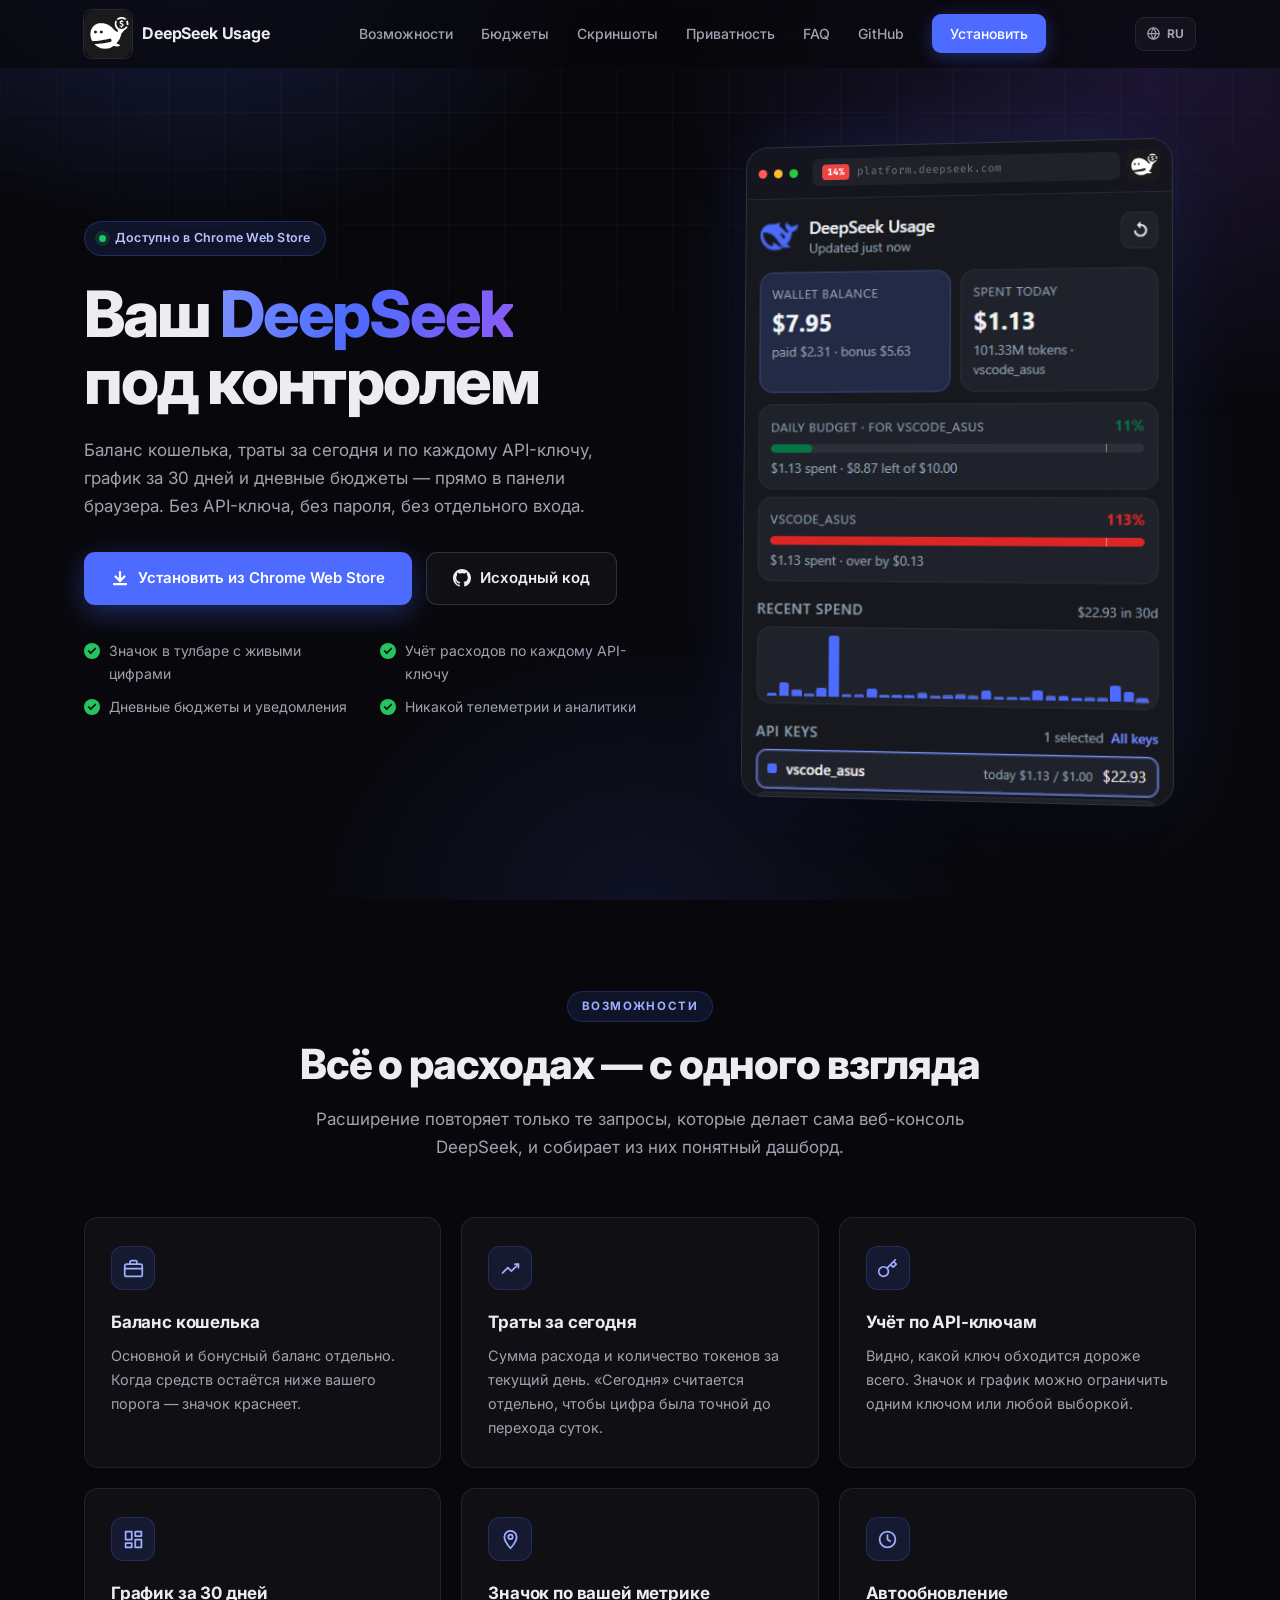
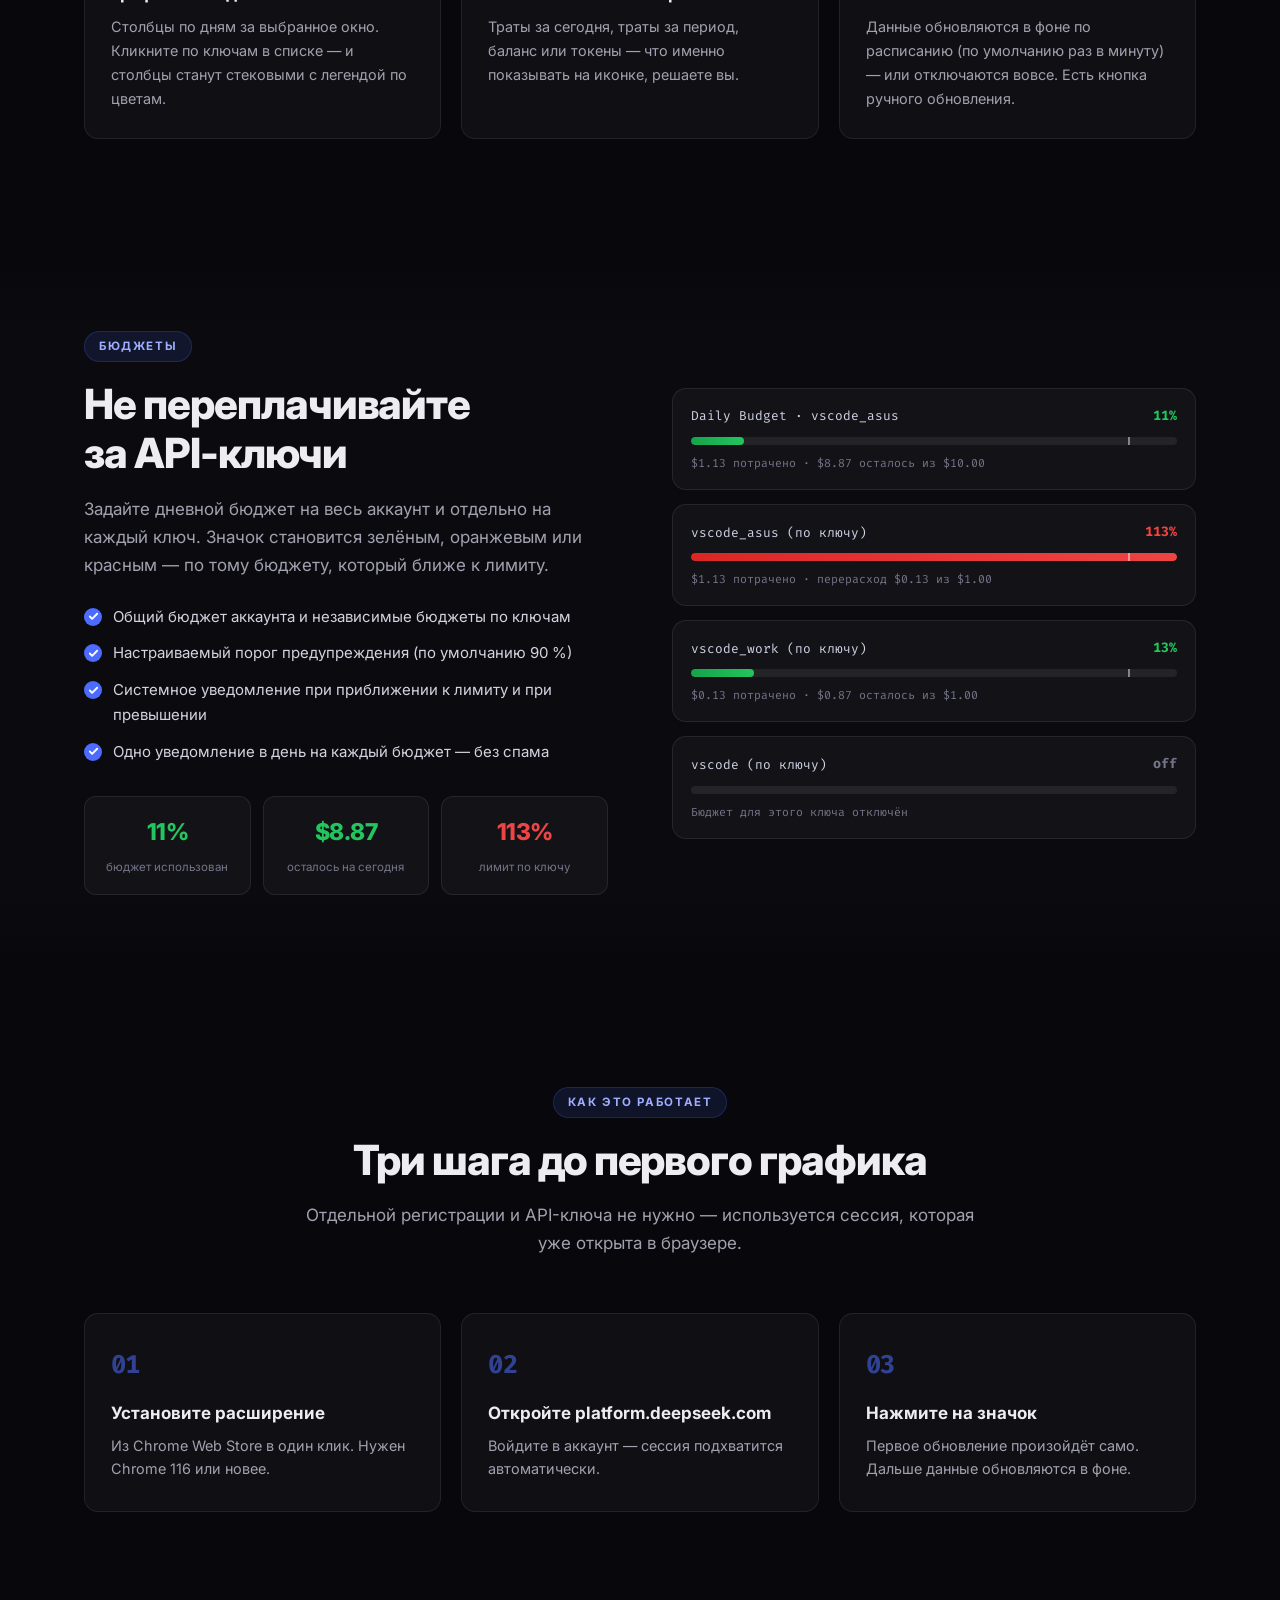
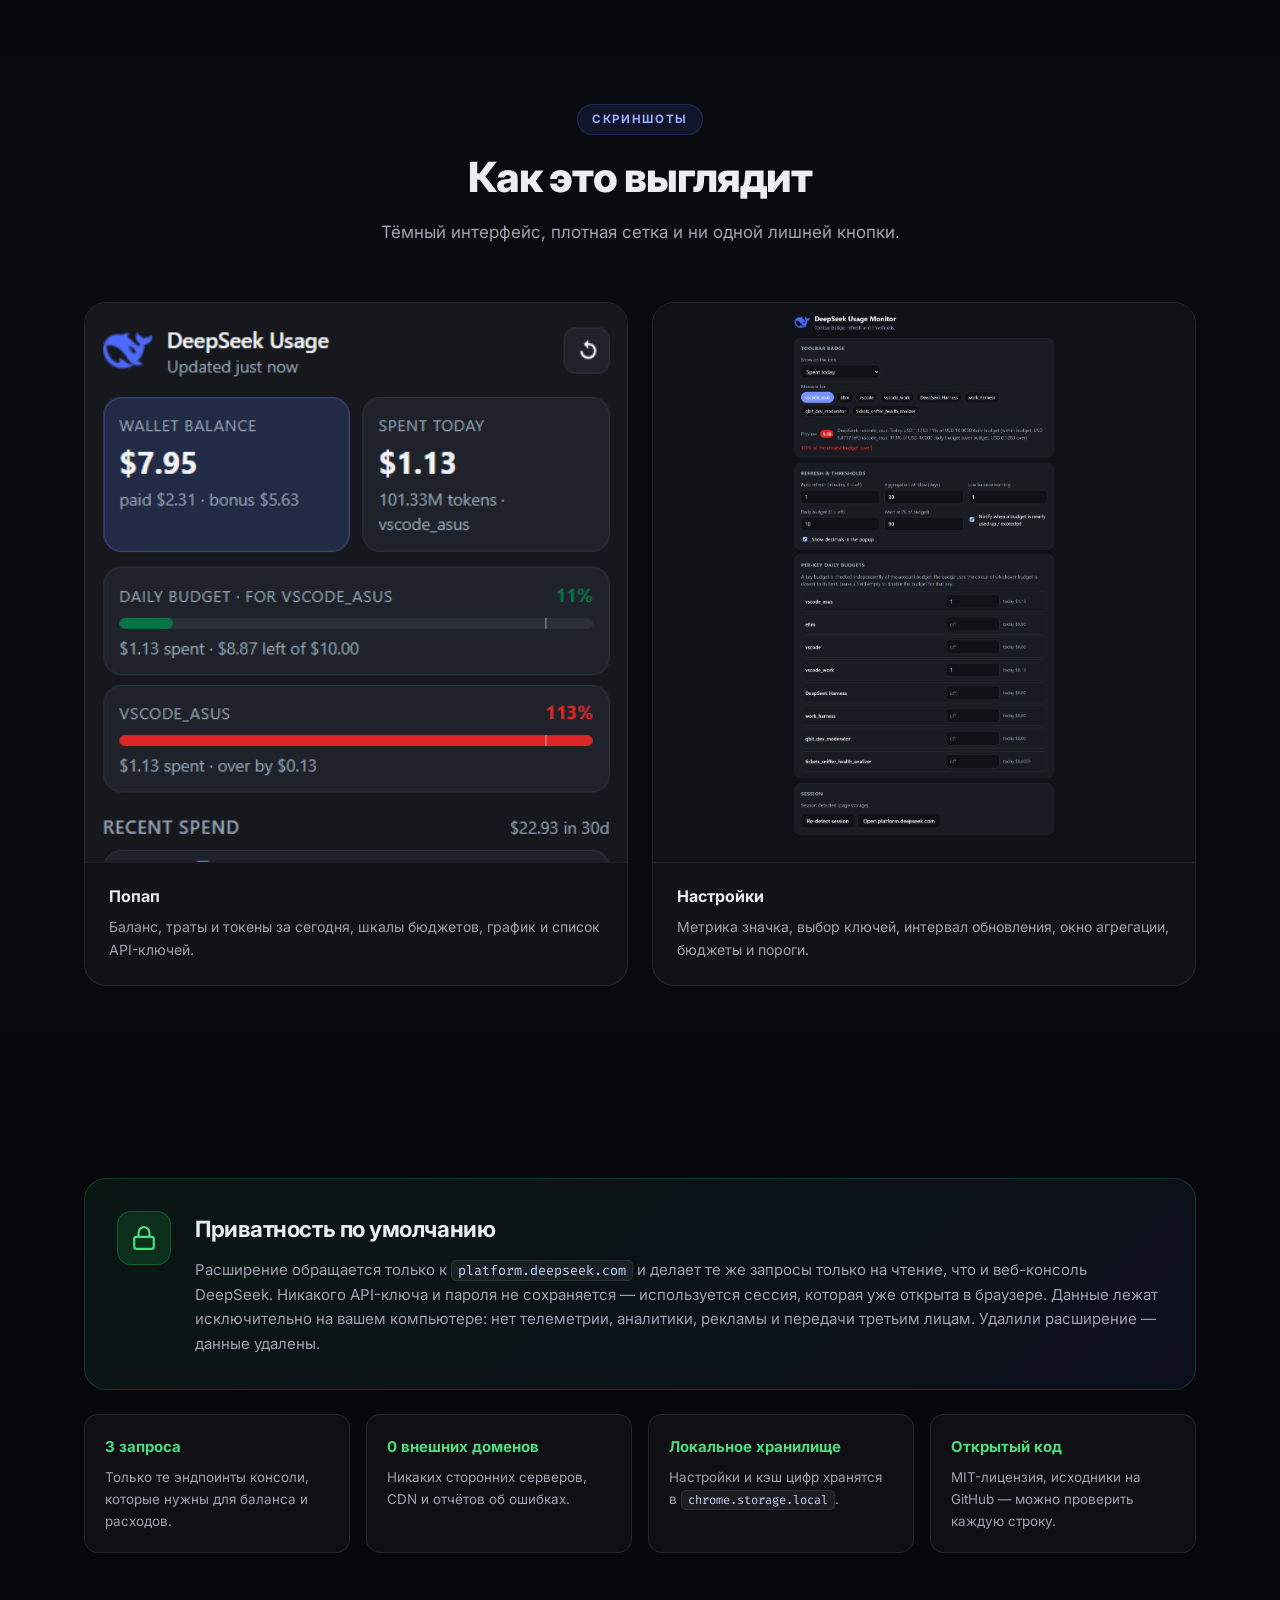
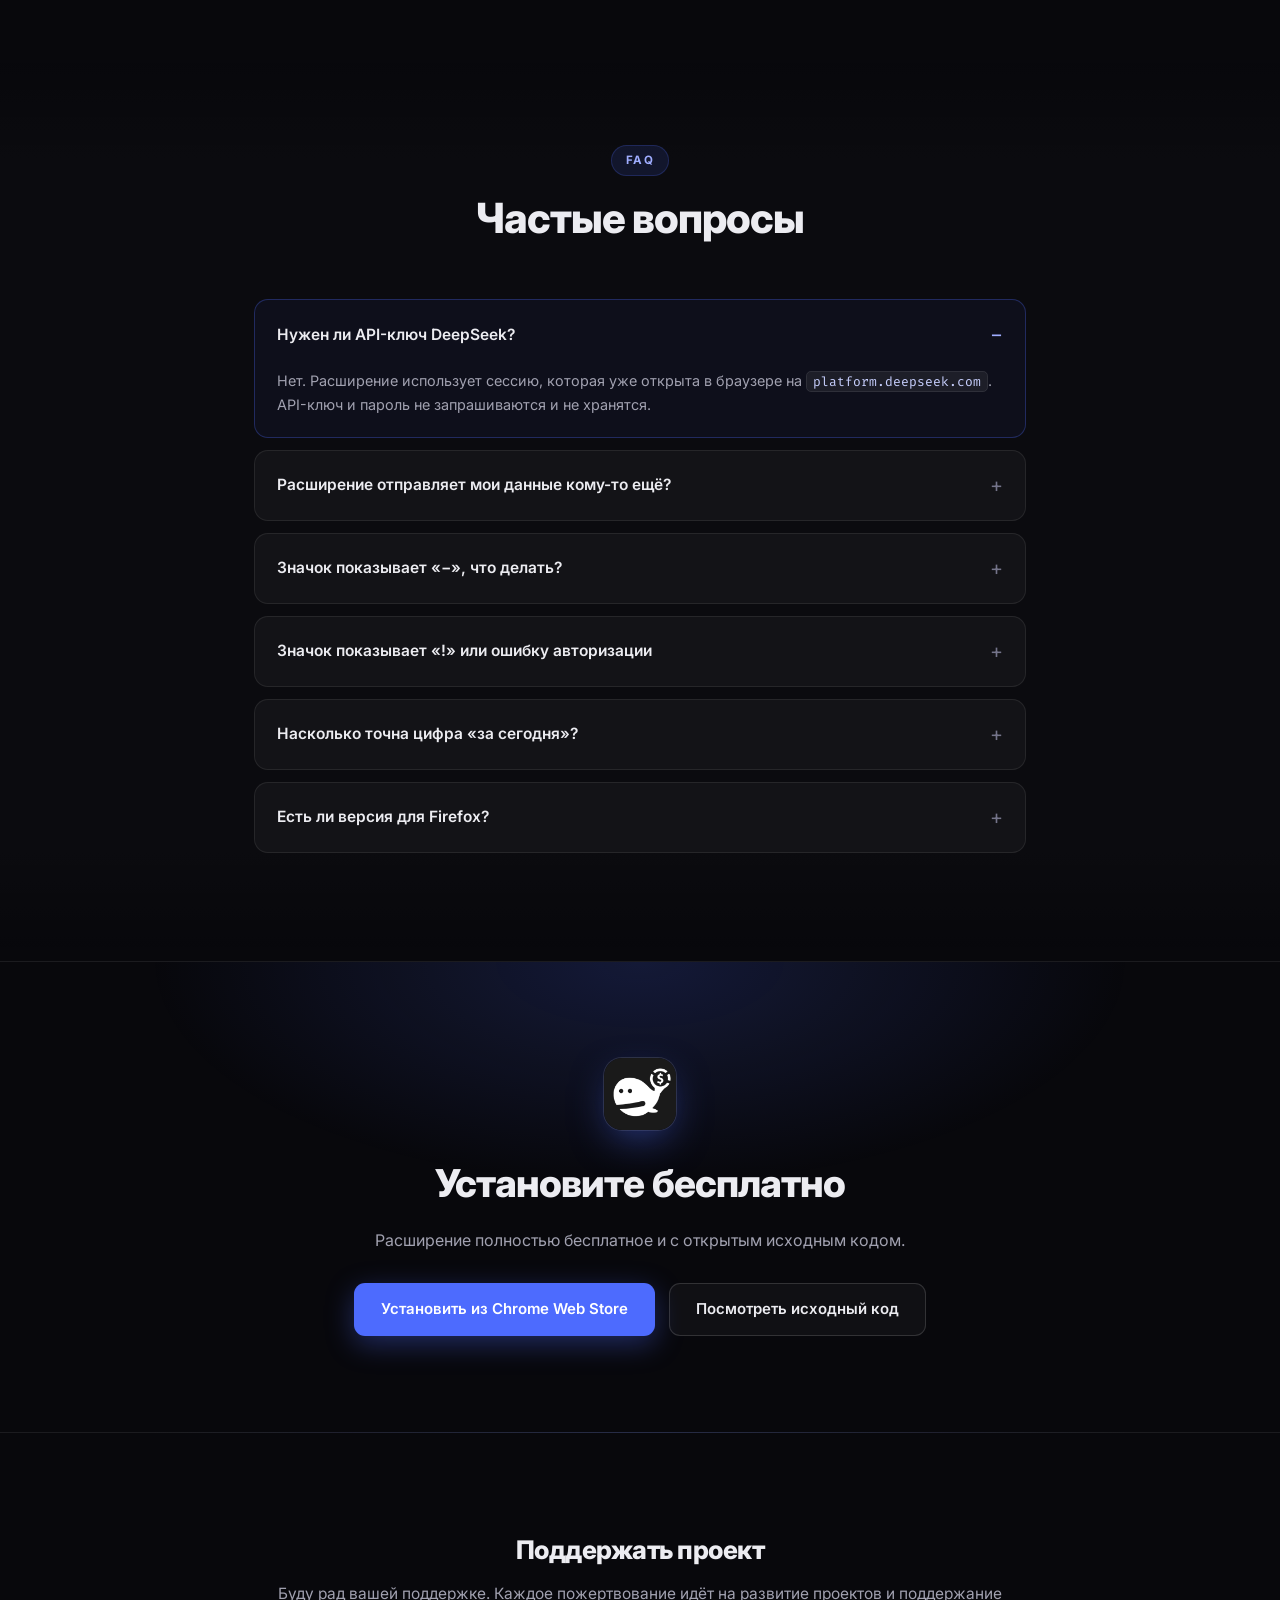
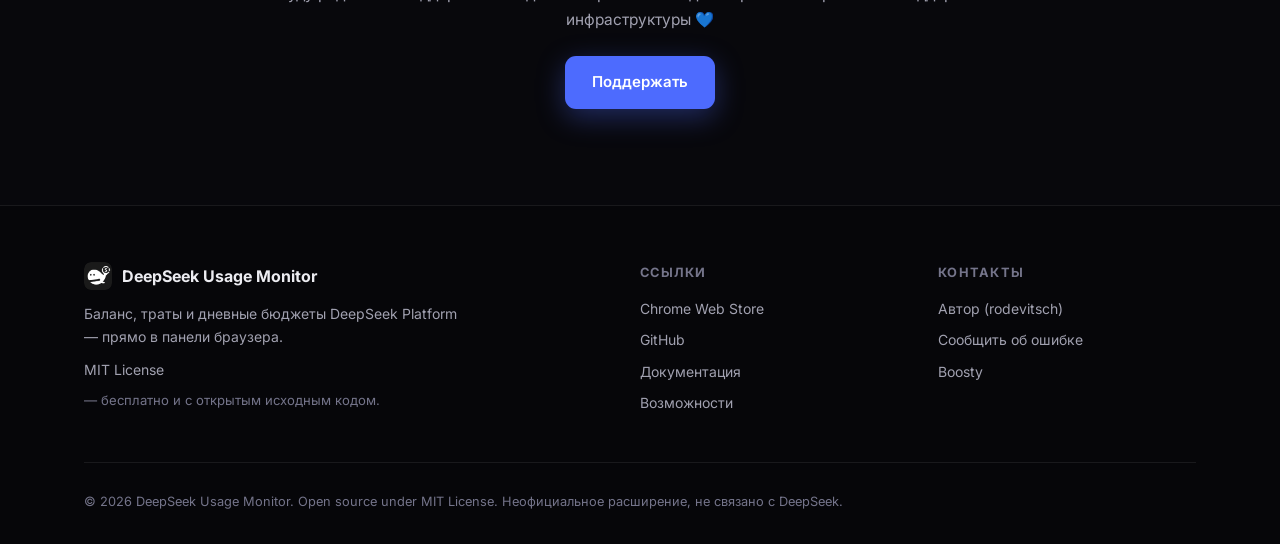
<file: index.html>
<!DOCTYPE html>
<html lang="ru">
<head>
  <meta charset="UTF-8">
  <meta name="viewport" content="width=device-width, initial-scale=1.0">
  <title>DeepSeek Usage Monitor — баланс, траты и бюджеты DeepSeek в панели Chrome</title>

  <link rel="icon" type="image/png" sizes="128x128" href="assets/images/icon128.png">
  <link rel="icon" type="image/png" sizes="48x48" href="assets/images/icon48.png">
  <link rel="icon" type="image/png" sizes="16x16" href="assets/images/icon16.png">

  <meta name="description" data-i18n-content="meta.description" content="Расширение Chrome для DeepSeek Platform: баланс кошелька, траты за сегодня и по каждому API-ключу, график за 30 дней и дневные бюджеты — прямо в панели браузера. Без API-ключа и пароля.">
  <meta name="keywords" content="DeepSeek, DeepSeek Platform, usage monitor, баланс DeepSeek, траты API, бюджеты API-ключей, расширение Chrome, developer tools">
  <meta name="author" content="Dmitry Rodevich">
  <link rel="canonical" href="https://deepseek-usage-monitor.rodevich.com/">

  <meta property="og:type" content="website">
  <meta property="og:title" data-i18n-content="meta.ogTitle" content="DeepSeek Usage Monitor — расширение для Chrome">
  <meta property="og:description" data-i18n-content="meta.ogDesc" content="Баланс, траты за сегодня и по API-ключам, график за 30 дней и дневные бюджеты DeepSeek — прямо в панели браузера.">
  <meta property="og:image" content="assets/images/popup.png">
  <meta property="og:url" content="https://deepseek-usage-monitor.rodevich.com/">
  <meta property="og:locale" content="ru_RU">
  <meta name="twitter:card" content="summary_large_image">
  <meta name="twitter:title" data-i18n-content="meta.ogTitle" content="DeepSeek Usage Monitor — расширение для Chrome">
  <meta name="twitter:description" data-i18n-content="meta.ogDesc" content="Баланс, траты за сегодня и по API-ключам, график за 30 дней и дневные бюджеты DeepSeek — прямо в панели браузера.">
  <meta name="twitter:image" content="assets/images/popup.png">

  <meta name="theme-color" content="#0a0a0f">

  <link rel="alternate" hreflang="ru" href="https://deepseek-usage-monitor.rodevich.com/">
  <link rel="alternate" hreflang="en" href="https://deepseek-usage-monitor.rodevich.com/en/">
  <link rel="alternate" hreflang="de" href="https://deepseek-usage-monitor.rodevich.com/de/">
  <link rel="alternate" hreflang="es" href="https://deepseek-usage-monitor.rodevich.com/es/">
  <link rel="alternate" hreflang="fr" href="https://deepseek-usage-monitor.rodevich.com/fr/">
  <link rel="alternate" hreflang="hi" href="https://deepseek-usage-monitor.rodevich.com/hi/">
  <link rel="alternate" hreflang="id" href="https://deepseek-usage-monitor.rodevich.com/id/">
  <link rel="alternate" hreflang="ja" href="https://deepseek-usage-monitor.rodevich.com/ja/">
  <link rel="alternate" hreflang="pt-BR" href="https://deepseek-usage-monitor.rodevich.com/pt_BR/">
  <link rel="alternate" hreflang="zh-CN" href="https://deepseek-usage-monitor.rodevich.com/zh_CN/">
  <link rel="alternate" hreflang="x-default" href="https://deepseek-usage-monitor.rodevich.com/">

  <link rel="preconnect" href="https://fonts.googleapis.com">
  <link rel="preconnect" href="https://fonts.gstatic.com" crossorigin>
  <link href="https://fonts.googleapis.com/css2?family=Inter:wght@400;500;600;700;800&family=Fira+Code:wght@400;500&display=swap" rel="stylesheet">
  <link rel="stylesheet" href="styles.css">

  <script type="application/ld+json">
  {
    "@context": "https://schema.org",
    "@type": "SoftwareApplication",
    "name": "DeepSeek Usage Monitor",
    "applicationCategory": "DeveloperApplication",
    "operatingSystem": "Chrome 116+",
    "url": "https://deepseek-usage-monitor.rodevich.com/",
    "downloadUrl": "https://chromewebstore.google.com/detail/deepseek-usage-monitor/bgnofdddgahndpccpfnlddggfmcjbcco",
    "offers": { "@type": "Offer", "price": "0", "priceCurrency": "USD" },
    "author": { "@type": "Person", "name": "Dmitry Rodevich", "url": "https://rodevich.com" },
    "description": "Баланс кошелька, траты за сегодня и по API-ключам, график за 30 дней и дневные бюджеты DeepSeek Platform прямо в панели браузера."
  }
  </script>
</head>
<body>

  <!-- ===== Background ===== -->
  <div class="bg-glow" aria-hidden="true"></div>
  <div class="bg-grid" aria-hidden="true"></div>

  <!-- ===== Nav ===== -->
  <nav id="navbar">
    <div class="container">
      <a href="#" class="nav-brand">
        <img src="assets/images/icon48.png" alt="DeepSeek Usage Monitor">
        DeepSeek Usage
      </a>
      <ul class="nav-links" id="navLinks">
        <li><a href="#features" data-i18n="nav.features">Возможности</a></li>
        <li><a href="#budgets" data-i18n="nav.budgets">Бюджеты</a></li>
        <li><a href="#screenshots" data-i18n="nav.screenshots">Скриншоты</a></li>
        <li><a href="#privacy" data-i18n="nav.privacy">Приватность</a></li>
        <li><a href="#faq" data-i18n="nav.faq">FAQ</a></li>
        <li><a href="https://github.com/rodewitsch/deepseek-usage-monitor" target="_blank" rel="noopener">GitHub</a></li>
        <li>
          <a class="nav-cta" href="https://chromewebstore.google.com/detail/deepseek-usage-monitor/bgnofdddgahndpccpfnlddggfmcjbcco?authuser=0" target="_blank" rel="noopener" data-i18n="nav.install">Установить</a>
        </li>
      </ul>
      <div class="nav-side">
        <div class="lang-switch" id="langSwitch">
          <button type="button" class="lang-btn" aria-haspopup="true" aria-expanded="false" aria-label="Язык" data-i18n-aria-label="a11y.lang">
            <svg viewBox="0 0 24 24" fill="none" stroke="currentColor" stroke-width="2" stroke-linecap="round" stroke-linejoin="round" aria-hidden="true"><circle cx="12" cy="12" r="9"/><path d="M3 12h18"/><path d="M12 3a15 15 0 0 1 0 18a15 15 0 0 1 0-18"/></svg>
            <span class="lang-code">RU</span>
          </button>
          <div class="lang-menu" role="menu">
            <a href="./" hreflang="ru" class="active" aria-current="true">Русский</a>
            <a href="en/" hreflang="en">English</a>
            <a href="de/" hreflang="de">Deutsch</a>
            <a href="es/" hreflang="es">Español</a>
            <a href="fr/" hreflang="fr">Français</a>
            <a href="hi/" hreflang="hi">हिन्दी</a>
            <a href="id/" hreflang="id">Bahasa Indonesia</a>
            <a href="ja/" hreflang="ja">日本語</a>
            <a href="pt_BR/" hreflang="pt_BR">Português (Brasil)</a>
            <a href="zh_CN/" hreflang="zh_CN">简体中文</a>
          </div>
        </div>
        <button class="mobile-toggle" id="mobileToggle" aria-label="Меню" aria-expanded="false" data-i18n-aria-label="a11y.menu">
          <span></span><span></span><span></span>
        </button>
      </div>
    </div>
  </nav>

  <!-- ===== Hero ===== -->
  <section class="hero">
    <div class="container hero-grid">
      <div class="hero-text">
        <div class="hero-badge">
          <span class="dot"></span>
          <span data-i18n="hero.badge">Доступно в Chrome Web Store</span>
        </div>

        <h1 data-i18n-html="hero.title">Ваш <span class="grad">DeepSeek</span><br>под контролем</h1>

        <p class="hero-sub" data-i18n="hero.sub">Баланс кошелька, траты за сегодня и по каждому API-ключу, график за 30 дней и дневные бюджеты — прямо в панели браузера. Без API-ключа, без пароля, без отдельного входа.</p>

        <div class="hero-buttons">
          <a class="btn btn-primary" href="https://chromewebstore.google.com/detail/deepseek-usage-monitor/bgnofdddgahndpccpfnlddggfmcjbcco?authuser=0" target="_blank" rel="noopener">
            <svg width="18" height="18" viewBox="0 0 24 24" fill="none" stroke="currentColor" stroke-width="3" stroke-linecap="round" stroke-linejoin="round" aria-hidden="true"><path d="M12 4v12"/><path d="M6 10l6 6 6-6"/><path d="M4 20h16"/></svg>
            <span data-i18n="hero.install">Установить из Chrome Web Store</span>
          </a>
          <a class="btn btn-ghost" href="https://github.com/rodewitsch/deepseek-usage-monitor" target="_blank" rel="noopener">
            <svg width="18" height="18" viewBox="0 0 24 24" fill="currentColor" aria-hidden="true"><path d="M12 0C5.37 0 0 5.37 0 12c0 5.31 3.435 9.795 8.205 11.385.6.105.825-.255.825-.57 0-.285-.015-1.23-.015-2.235-3.015.555-3.795-.735-4.035-1.41-.135-.345-.72-1.41-1.23-1.695-.42-.225-1.02-.78-.015-.795.945-.015 1.62.87 1.845 1.23 1.08 1.815 2.805 1.305 3.495.99.105-.78.42-1.305.765-1.605-2.67-.3-5.46-1.335-5.46-5.925 0-1.305.465-2.385 1.23-3.225-.12-.3-.54-1.53.12-3.18 0 0 1.005-.315 3.3 1.23.96-.27 1.98-.405 3-.405s2.04.135 3 .405c2.295-1.56 3.3-1.23 3.3-1.23.66 1.65.24 2.88.12 3.18.765.84 1.23 1.905 1.23 3.225 0 4.605-2.805 5.625-5.475 5.925.435.375.81 1.095.81 2.22 0 1.605-.015 2.895-.015 3.3 0 .315.225.69.825.57A12.02 12.02 0 0 0 24 12c0-6.63-5.37-12-12-12z"/></svg>
            <span data-i18n="hero.source">Исходный код</span>
          </a>
        </div>

        <ul class="hero-points">
          <li data-i18n="hero.point1">Значок в тулбаре с живыми цифрами</li>
          <li data-i18n="hero.point2">Учёт расходов по каждому API-ключу</li>
          <li data-i18n="hero.point3">Дневные бюджеты и уведомления</li>
          <li data-i18n="hero.point4">Никакой телеметрии и аналитики</li>
        </ul>
      </div>

      <div class="hero-visual">
        <div class="browser-frame">
          <div class="browser-bar">
            <span class="traffic"></span><span class="traffic"></span><span class="traffic"></span>
            <div class="url-bar">
              <span class="badge-demo">14%</span>
              platform.deepseek.com
            </div>
            <img class="ext-icon" src="assets/images/icon32.png" alt="">
          </div>
          <div class="popup-wrap">
            <img src="assets/images/popup.png" alt="DeepSeek Usage Monitor popup" data-i18n-alt="alt.popup" width="432" height="700">
          </div>
        </div>
      </div>
    </div>
  </section>

  <!-- ===== Features ===== -->
  <section class="section" id="features">
    <div class="container">
      <div class="section-head">
        <span class="section-label" data-i18n="features.label">Возможности</span>
        <h2 class="section-title" data-i18n="features.title">Всё о расходах — с одного взгляда</h2>
        <p class="section-sub" data-i18n="features.sub">Расширение повторяет только те запросы, которые делает сама веб-консоль DeepSeek, и собирает из них понятный дашборд.</p>
      </div>

      <div class="features-grid">
        <article class="feature-card">
          <div class="feature-icon">
            <svg viewBox="0 0 24 24" fill="none" stroke="currentColor" stroke-width="2" stroke-linecap="round" stroke-linejoin="round" aria-hidden="true"><rect x="2" y="7" width="20" height="14" rx="2"/><path d="M16 7V5a2 2 0 0 0-2-2h-4a2 2 0 0 0-2 2v2"/><path d="M2 12h20"/></svg>
          </div>
          <h3 data-i18n="f1.title">Баланс кошелька</h3>
          <p data-i18n="f1.desc">Основной и бонусный баланс отдельно. Когда средств остаётся ниже вашего порога — значок краснеет.</p>
        </article>

        <article class="feature-card">
          <div class="feature-icon">
            <svg viewBox="0 0 24 24" fill="none" stroke="currentColor" stroke-width="2" stroke-linecap="round" stroke-linejoin="round" aria-hidden="true"><path d="M3 17l6-6 4 4 8-8"/><path d="M17 7h4v4"/></svg>
          </div>
          <h3 data-i18n="f2.title">Траты за сегодня</h3>
          <p data-i18n="f2.desc">Сумма расхода и количество токенов за текущий день. «Сегодня» считается отдельно, чтобы цифра была точной до перехода суток.</p>
        </article>

        <article class="feature-card">
          <div class="feature-icon">
            <svg viewBox="0 0 24 24" fill="none" stroke="currentColor" stroke-width="2" stroke-linecap="round" stroke-linejoin="round" aria-hidden="true"><path d="M21 2l-2 2m-7.61 7.61a5.5 5.5 0 1 1-7.778 7.778 5.5 5.5 0 0 1 7.777-7.777zm0 0L15.5 7.5m0 0l3 3L22 7l-3-3m-3.5 3.5L19 4"/></svg>
          </div>
          <h3 data-i18n="f3.title">Учёт по API-ключам</h3>
          <p data-i18n="f3.desc">Видно, какой ключ обходится дороже всего. Значок и график можно ограничить одним ключом или любой выборкой.</p>
        </article>

        <article class="feature-card">
          <div class="feature-icon">
            <svg viewBox="0 0 24 24" fill="none" stroke="currentColor" stroke-width="2" stroke-linecap="round" stroke-linejoin="round" aria-hidden="true"><rect x="3" y="3" width="7" height="9"/><rect x="14" y="3" width="7" height="5"/><rect x="14" y="12" width="7" height="9"/><rect x="3" y="16" width="7" height="5"/></svg>
          </div>
          <h3 data-i18n="f4.title">График за 30 дней</h3>
          <p data-i18n="f4.desc">Столбцы по дням за выбранное окно. Кликните по ключам в списке — и столбцы станут стековыми с легендой по цветам.</p>
        </article>

        <article class="feature-card">
          <div class="feature-icon">
            <svg viewBox="0 0 24 24" fill="none" stroke="currentColor" stroke-width="2" stroke-linecap="round" stroke-linejoin="round" aria-hidden="true"><path d="M12 2a7 7 0 0 0-7 7c0 5 7 13 7 13s7-8 7-13a7 7 0 0 0-7-7z"/><circle cx="12" cy="9" r="2.5"/></svg>
          </div>
          <h3 data-i18n="f5.title">Значок по вашей метрике</h3>
          <p data-i18n="f5.desc">Траты за сегодня, траты за период, баланс или токены — что именно показывать на иконке, решаете вы.</p>
        </article>

        <article class="feature-card">
          <div class="feature-icon">
            <svg viewBox="0 0 24 24" fill="none" stroke="currentColor" stroke-width="2" stroke-linecap="round" stroke-linejoin="round" aria-hidden="true"><circle cx="12" cy="12" r="9"/><path d="M12 7v5l3 2"/></svg>
          </div>
          <h3 data-i18n="f6.title">Автообновление</h3>
          <p data-i18n="f6.desc">Данные обновляются в фоне по расписанию (по умолчанию раз в минуту) — или отключаются вовсе. Есть кнопка ручного обновления.</p>
        </article>
      </div>
    </div>
  </section>

  <!-- ===== Budgets ===== -->
  <section class="section section-alt" id="budgets">
    <div class="container">
      <div class="split">
        <div class="split-text">
          <span class="section-label" data-i18n="budgets.label">Бюджеты</span>
          <h2 class="section-title" data-i18n-html="budgets.title">Не переплачивайте<br>за API-ключи</h2>
          <p class="split-sub" data-i18n="budgets.sub">Задайте дневной бюджет на весь аккаунт и отдельно на каждый ключ. Значок становится зелёным, оранжевым или красным — по тому бюджету, который ближе к лимиту.</p>

          <ul class="check-list">
            <li data-i18n="budgets.li1">Общий бюджет аккаунта и независимые бюджеты по ключам</li>
            <li data-i18n="budgets.li2">Настраиваемый порог предупреждения (по умолчанию 90 %)</li>
            <li data-i18n="budgets.li3">Системное уведомление при приближении к лимиту и при превышении</li>
            <li data-i18n="budgets.li4">Одно уведомление в день на каждый бюджет — без спама</li>
          </ul>

          <div class="stat-row">
            <div class="stat"><strong>11%</strong><span data-i18n="budgets.stat1">бюджет использован</span></div>
            <div class="stat"><strong>$8.87</strong><span data-i18n="budgets.stat2">осталось на сегодня</span></div>
            <div class="stat stat-danger"><strong>113%</strong><span data-i18n="budgets.stat3">лимит по ключу</span></div>
          </div>
        </div>

        <div class="split-visual">
          <div class="budget-card">
            <div class="budget-head">
              <span class="budget-title">Daily Budget · vscode_asus</span>
              <span class="budget-pct ok">11%</span>
            </div>
            <div class="bar"><span class="bar-fill ok" style="width:11%"></span><span class="bar-warn" style="left:90%"></span></div>
            <p class="budget-note" data-i18n="budgets.card1">$1.13 потрачено · $8.87 осталось из $10.00</p>
          </div>

          <div class="budget-card">
            <div class="budget-head">
              <span class="budget-title" data-i18n="budgets.card2title">vscode_asus (по ключу)</span>
              <span class="budget-pct danger">113%</span>
            </div>
            <div class="bar"><span class="bar-fill danger" style="width:100%"></span><span class="bar-warn" style="left:90%"></span></div>
            <p class="budget-note" data-i18n="budgets.card2">$1.13 потрачено · перерасход $0.13 из $1.00</p>
          </div>

          <div class="budget-card">
            <div class="budget-head">
              <span class="budget-title" data-i18n="budgets.card3title">vscode_work (по ключу)</span>
              <span class="budget-pct ok">13%</span>
            </div>
            <div class="bar"><span class="bar-fill ok" style="width:13%"></span><span class="bar-warn" style="left:90%"></span></div>
            <p class="budget-note" data-i18n="budgets.card3">$0.13 потрачено · $0.87 осталось из $1.00</p>
          </div>

          <div class="budget-card muted">
            <div class="budget-head">
              <span class="budget-title" data-i18n="budgets.card4title">vscode (по ключу)</span>
              <span class="budget-pct">off</span>
            </div>
            <div class="bar"><span class="bar-fill" style="width:0"></span></div>
            <p class="budget-note" data-i18n="budgets.card4">Бюджет для этого ключа отключён</p>
          </div>
        </div>
      </div>
    </div>
  </section>

  <!-- ===== How it works ===== -->
  <section class="section" id="how-it-works">
    <div class="container">
      <div class="section-head">
        <span class="section-label" data-i18n="how.label">Как это работает</span>
        <h2 class="section-title" data-i18n="how.title">Три шага до первого графика</h2>
        <p class="section-sub" data-i18n="how.sub">Отдельной регистрации и API-ключа не нужно — используется сессия, которая уже открыта в браузере.</p>
      </div>

      <div class="steps">
        <div class="step">
          <span class="step-num">01</span>
          <h4 data-i18n="how.s1title">Установите расширение</h4>
          <p data-i18n="how.s1desc">Из Chrome Web Store в один клик. Нужен Chrome 116 или новее.</p>
        </div>
        <div class="step">
          <span class="step-num">02</span>
          <h4 data-i18n="how.s2title">Откройте platform.deepseek.com</h4>
          <p data-i18n="how.s2desc">Войдите в аккаунт — сессия подхватится автоматически.</p>
        </div>
        <div class="step">
          <span class="step-num">03</span>
          <h4 data-i18n="how.s3title">Нажмите на значок</h4>
          <p data-i18n="how.s3desc">Первое обновление произойдёт само. Дальше данные обновляются в фоне.</p>
        </div>
      </div>
    </div>
  </section>

  <!-- ===== Screenshots ===== -->
  <section class="section section-alt" id="screenshots">
    <div class="container">
      <div class="section-head">
        <span class="section-label" data-i18n="shots.label">Скриншоты</span>
        <h2 class="section-title" data-i18n="shots.title">Как это выглядит</h2>
        <p class="section-sub" data-i18n="shots.sub">Тёмный интерфейс, плотная сетка и ни одной лишней кнопки.</p>
      </div>

      <div class="shots">
        <figure class="shot">
          <div class="shot-body">
            <img src="assets/images/popup.png" alt="Popup: balance, spend today and chart" data-i18n-alt="alt.popupShot" loading="lazy" width="432" height="700">
          </div>
          <figcaption>
            <h4 data-i18n="shots.popupTitle">Попап</h4>
            <p data-i18n="shots.popupDesc">Баланс, траты и токены за сегодня, шкалы бюджетов, график и список API-ключей.</p>
          </figcaption>
        </figure>

        <figure class="shot">
          <div class="shot-body">
            <img src="assets/images/options.png" alt="Options page: badge, refresh, budgets, session" data-i18n-alt="alt.optionsShot" loading="lazy" width="1280" height="1280">
          </div>
          <figcaption>
            <h4 data-i18n="shots.optionsTitle">Настройки</h4>
            <p data-i18n="shots.optionsDesc">Метрика значка, выбор ключей, интервал обновления, окно агрегации, бюджеты и пороги.</p>
          </figcaption>
        </figure>
      </div>
    </div>
  </section>

  <!-- ===== Privacy ===== -->
  <section class="section" id="privacy">
    <div class="container">
      <div class="privacy-box">
        <div class="privacy-icon">
          <svg viewBox="0 0 24 24" fill="none" stroke="currentColor" stroke-width="2" stroke-linecap="round" stroke-linejoin="round" aria-hidden="true"><rect x="3" y="11" width="18" height="11" rx="2"/><path d="M7 11V7a5 5 0 0 1 10 0v4"/></svg>
        </div>
        <div>
          <h2 data-i18n="privacy.title">Приватность по умолчанию</h2>
          <p data-i18n-html="privacy.text">Расширение обращается только к <code>platform.deepseek.com</code> и делает те же запросы только на чтение, что и веб-консоль DeepSeek. Никакого API-ключа и пароля не сохраняется — используется сессия, которая уже открыта в браузере. Данные лежат исключительно на вашем компьютере: нет телеметрии, аналитики, рекламы и передачи третьим лицам. Удалили расширение — данные удалены.</p>
        </div>
      </div>

      <div class="privacy-grid">
        <div class="privacy-item">
          <h4 data-i18n="privacy.i1title">3 запроса</h4>
          <p data-i18n="privacy.i1desc">Только те эндпоинты консоли, которые нужны для баланса и расходов.</p>
        </div>
        <div class="privacy-item">
          <h4 data-i18n="privacy.i2title">0 внешних доменов</h4>
          <p data-i18n="privacy.i2desc">Никаких сторонних серверов, CDN и отчётов об ошибках.</p>
        </div>
        <div class="privacy-item">
          <h4 data-i18n="privacy.i3title">Локальное хранилище</h4>
          <p data-i18n-html="privacy.i3desc">Настройки и кэш цифр хранятся в <code>chrome.storage.local</code>.</p>
        </div>
        <div class="privacy-item">
          <h4 data-i18n="privacy.i4title">Открытый код</h4>
          <p data-i18n="privacy.i4desc">MIT-лицензия, исходники на GitHub — можно проверить каждую строку.</p>
        </div>
      </div>
    </div>
  </section>

  <!-- ===== FAQ ===== -->
  <section class="section section-alt" id="faq">
    <div class="container container-narrow">
      <div class="section-head">
        <span class="section-label">FAQ</span>
        <h2 class="section-title" data-i18n="faq.title">Частые вопросы</h2>
      </div>

      <details class="faq" open>
        <summary data-i18n="faq.q1">Нужен ли API-ключ DeepSeek?</summary>
        <p data-i18n-html="faq.a1">Нет. Расширение использует сессию, которая уже открыта в браузере на <code>platform.deepseek.com</code>. API-ключ и пароль не запрашиваются и не хранятся.</p>
      </details>

      <details class="faq">
        <summary data-i18n="faq.q2">Расширение отправляет мои данные кому-то ещё?</summary>
        <p data-i18n-html="faq.a2">Нет. Запросы идут только на <code>platform.deepseek.com</code>, всё остальное хранится локально. Нет аналитики, телеметрии и рекламы.</p>
      </details>

      <details class="faq">
        <summary data-i18n="faq.q3">Значок показывает «−», что делать?</summary>
        <p data-i18n-html="faq.a3">Истёк WAF-токен DeepSeek. Достаточно один раз открыть <code>platform.deepseek.com</code> — токен обновится сам, и расширение подхватит его при следующем обновлении. Вкладки само оно не открывает.</p>
      </details>

      <details class="faq">
        <summary data-i18n="faq.q4">Значок показывает «!» или ошибку авторизации</summary>
        <p data-i18n="faq.a4">Сессия не найдена или устарела. Войдите в платформу, затем нажмите «Переопределить сессию» в настройках расширения.</p>
      </details>

      <details class="faq">
        <summary data-i18n="faq.q5">Насколько точна цифра «за сегодня»?</summary>
        <p data-i18n="faq.a5">Дневная серия платформы не содержит текущих суток до их завершения, поэтому расширение берёт «сегодня» из почасовой серии и прибавляет к графику отдельно.</p>
      </details>

      <details class="faq">
        <summary data-i18n="faq.q6">Есть ли версия для Firefox?</summary>
        <p data-i18n="faq.a6">Пока только Chrome и браузеры на Chromium (Edge, Brave, Arc) — нужен Chrome 116+.</p>
      </details>
    </div>
  </section>

  <!-- ===== CTA ===== -->
  <section class="cta-section">
    <div class="container">
      <img class="cta-icon" src="assets/images/icon128.png" alt="" width="72" height="72">
      <h2 data-i18n="cta.title">Установите бесплатно</h2>
      <p data-i18n="cta.sub">Расширение полностью бесплатное и с открытым исходным кодом.</p>
      <div class="cta-buttons">
        <a class="btn btn-primary" href="https://chromewebstore.google.com/detail/deepseek-usage-monitor/bgnofdddgahndpccpfnlddggfmcjbcco?authuser=0" target="_blank" rel="noopener" data-i18n="cta.install">Установить из Chrome Web Store</a>
        <a class="btn btn-ghost" href="https://github.com/rodewitsch/deepseek-usage-monitor" target="_blank" rel="noopener" data-i18n="cta.source">Посмотреть исходный код</a>
      </div>
    </div>
  </section>

  <!-- ===== Support ===== -->
  <section class="section support-section">
    <div class="container container-narrow">
      <h2 data-i18n="support.title">Поддержать проект</h2>
      <p data-i18n="support.text">Буду рад вашей поддержке. Каждое пожертвование идёт на развитие проектов и поддержание инфраструктуры 💙</p>
      <a class="btn btn-primary" href="https://boosty.to/rodevich/donate" target="_blank" rel="noopener" data-i18n="support.button">Поддержать</a>
    </div>
  </section>

  <!-- ===== Footer ===== -->
  <footer>
    <div class="container footer-grid">
      <div>
        <div class="footer-brand">
          <img src="assets/images/icon48.png" alt="" width="28" height="28">
          DeepSeek Usage Monitor
        </div>
        <p data-i18n="footer.desc">Баланс, траты и дневные бюджеты DeepSeek Platform — прямо в панели браузера.</p>
        <p class="muted">
          <a href="https://github.com/rodewitsch/deepseek-usage-monitor/blob/main/LICENSE" target="_blank" rel="noopener">MIT License</a>
          <span data-i18n="footer.license">— бесплатно и с открытым исходным кодом.</span>
        </p>
      </div>
      <div>
        <h4 data-i18n="footer.links">Ссылки</h4>
        <a href="https://chromewebstore.google.com/detail/deepseek-usage-monitor/bgnofdddgahndpccpfnlddggfmcjbcco?authuser=0" target="_blank" rel="noopener">Chrome Web Store</a>
        <a href="https://github.com/rodewitsch/deepseek-usage-monitor" target="_blank" rel="noopener">GitHub</a>
        <a href="https://github.com/rodewitsch/deepseek-usage-monitor/blob/main/README.md" target="_blank" rel="noopener" data-i18n="footer.docs">Документация</a>
        <a href="#features" data-i18n="footer.features">Возможности</a>
      </div>
      <div>
        <h4 data-i18n="footer.contacts">Контакты</h4>
        <a href="https://rodevich.com" target="_blank" rel="noopener" data-i18n="footer.author">Автор (rodevitsch)</a>
        <a href="https://github.com/rodewitsch/deepseek-usage-monitor/issues" target="_blank" rel="noopener" data-i18n="footer.bug">Сообщить об ошибке</a>
        <a href="https://boosty.to/rodevich" target="_blank" rel="noopener">Boosty</a>
      </div>
      <div class="footer-bottom">
        © <span id="year">2026</span> DeepSeek Usage Monitor. <span data-i18n="footer.bottom">Open source under MIT License.</span>
        <span data-i18n="footer.disclaimer">Неофициальное расширение, не связано с DeepSeek.</span>
      </div>
    </div>
  </footer>

  <button id="goToTop" class="go-to-top" aria-label="Наверх" data-i18n-aria-label="a11y.toTop">
    <svg width="20" height="20" viewBox="0 0 24 24" fill="none" stroke="currentColor" stroke-width="2.5" stroke-linecap="round" stroke-linejoin="round"><polyline points="18 15 12 9 6 15"/></svg>
  </button>

  <script src="script.js"></script>
</body>
</html>
</file>
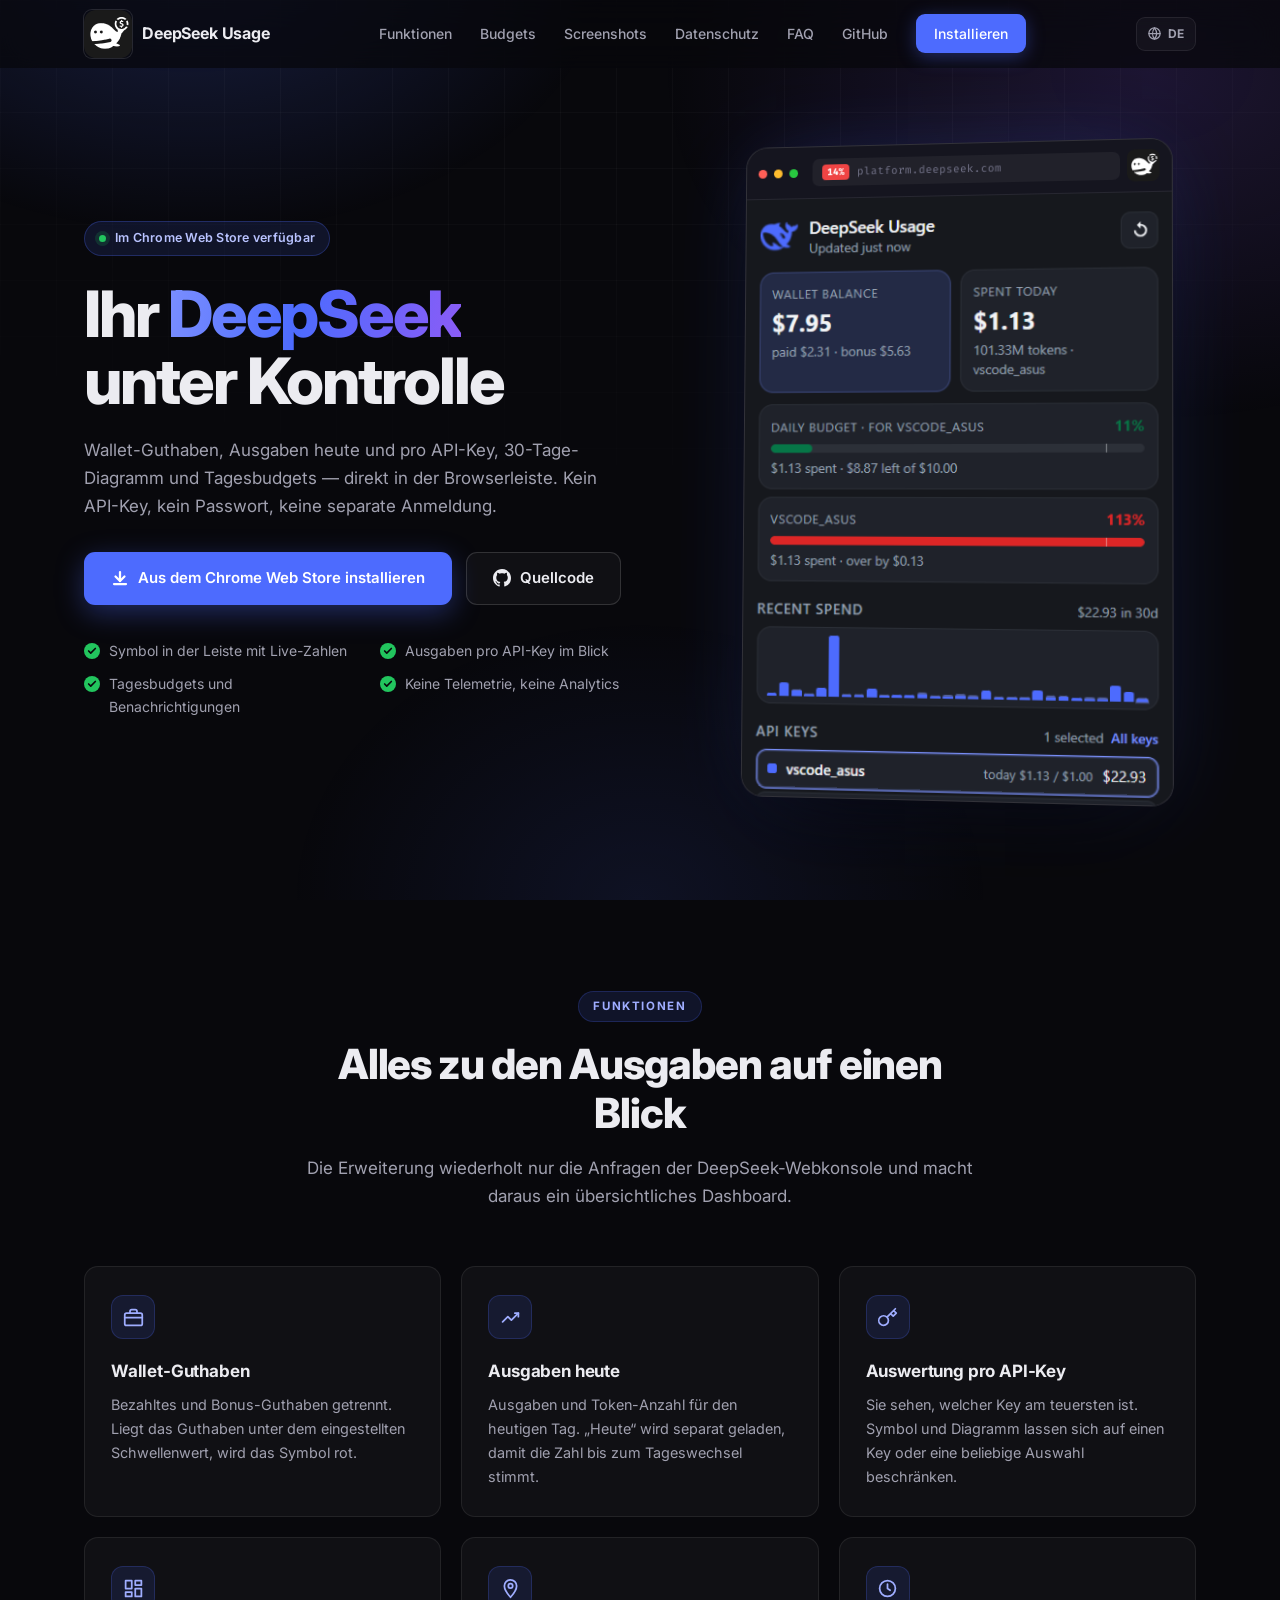
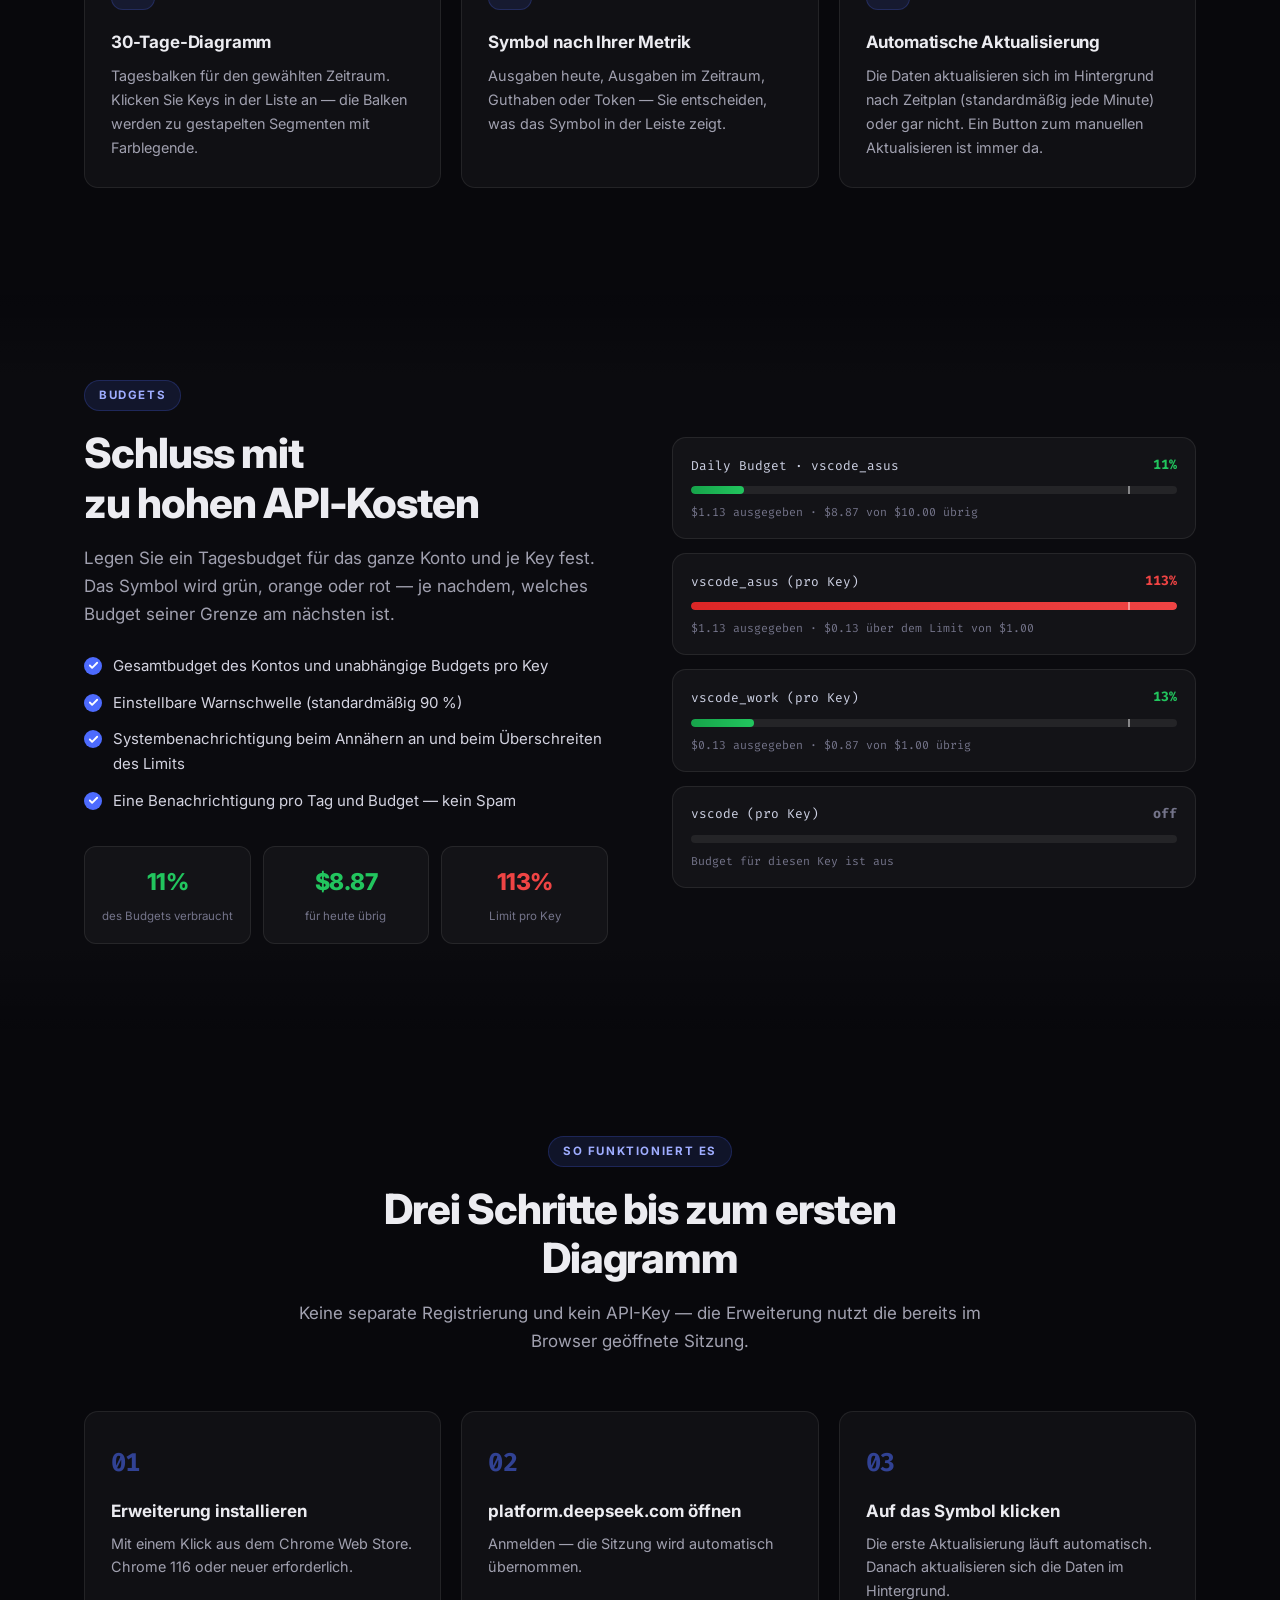
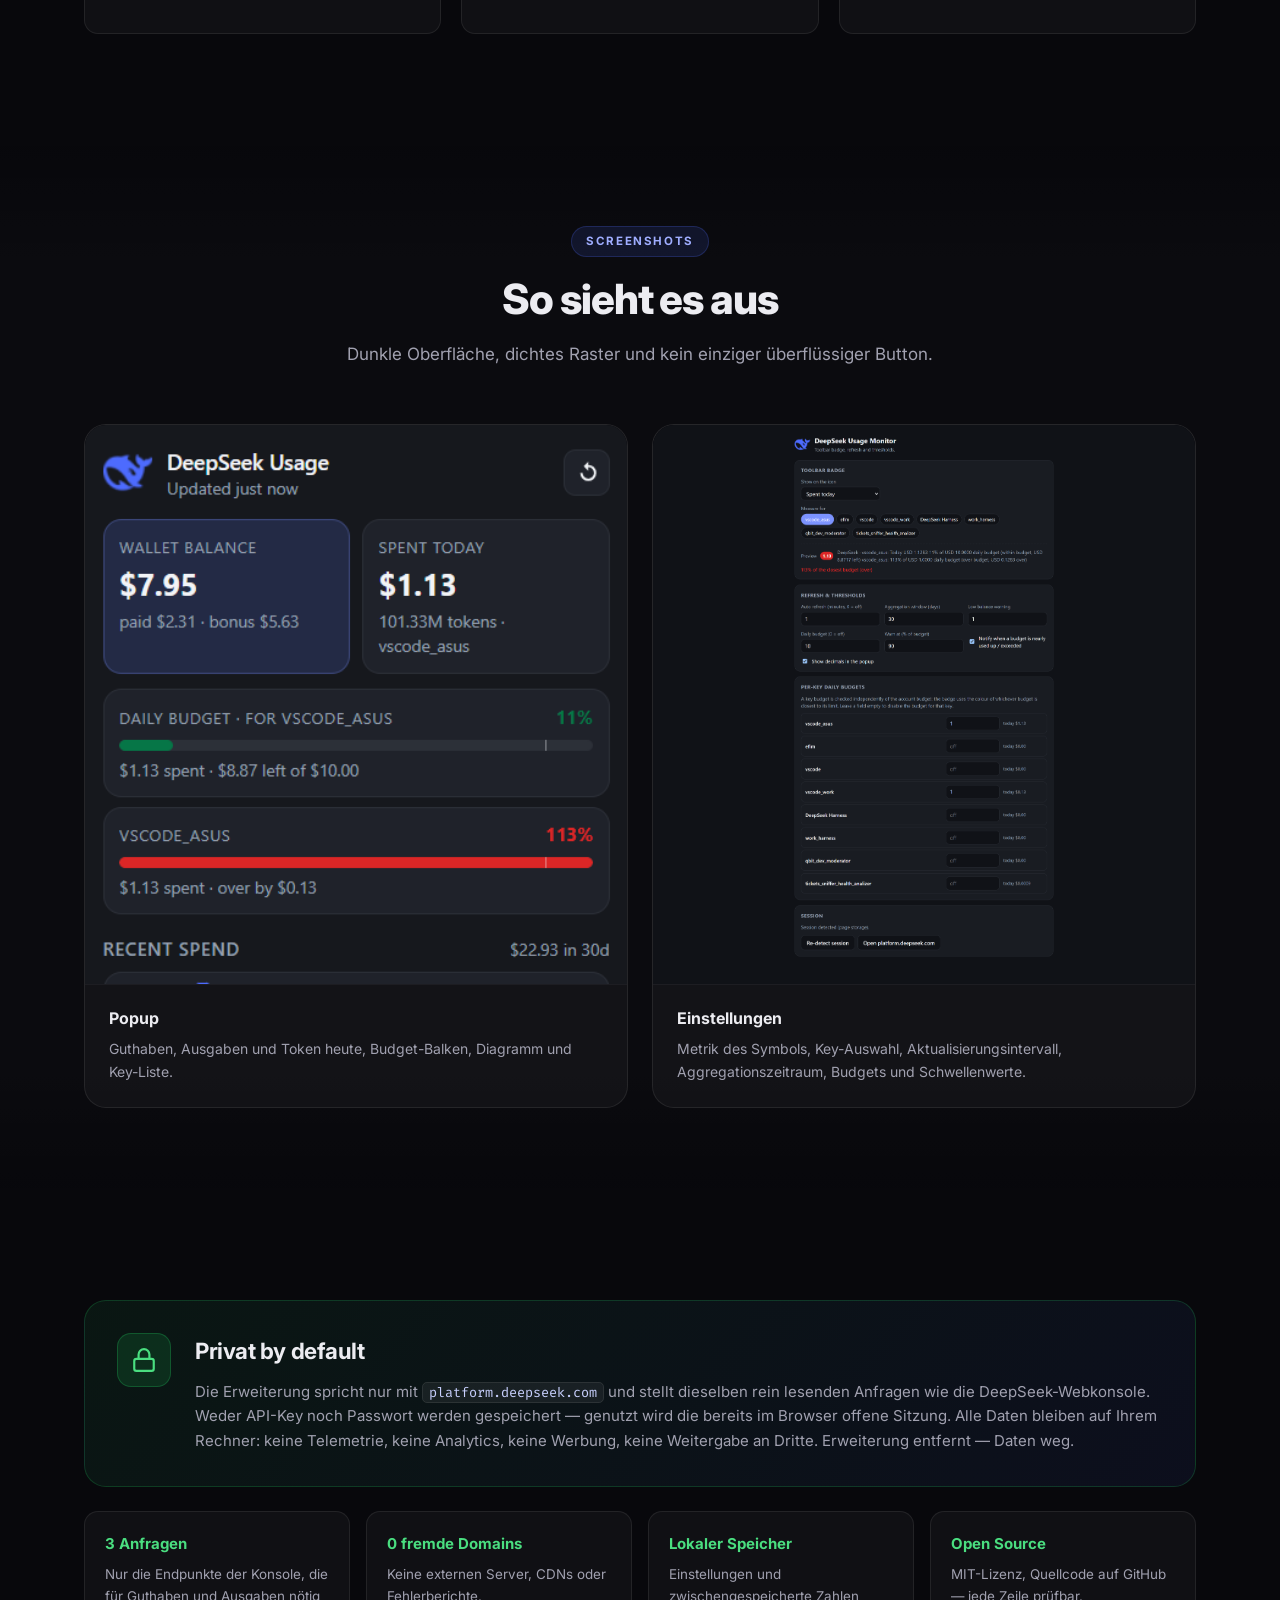
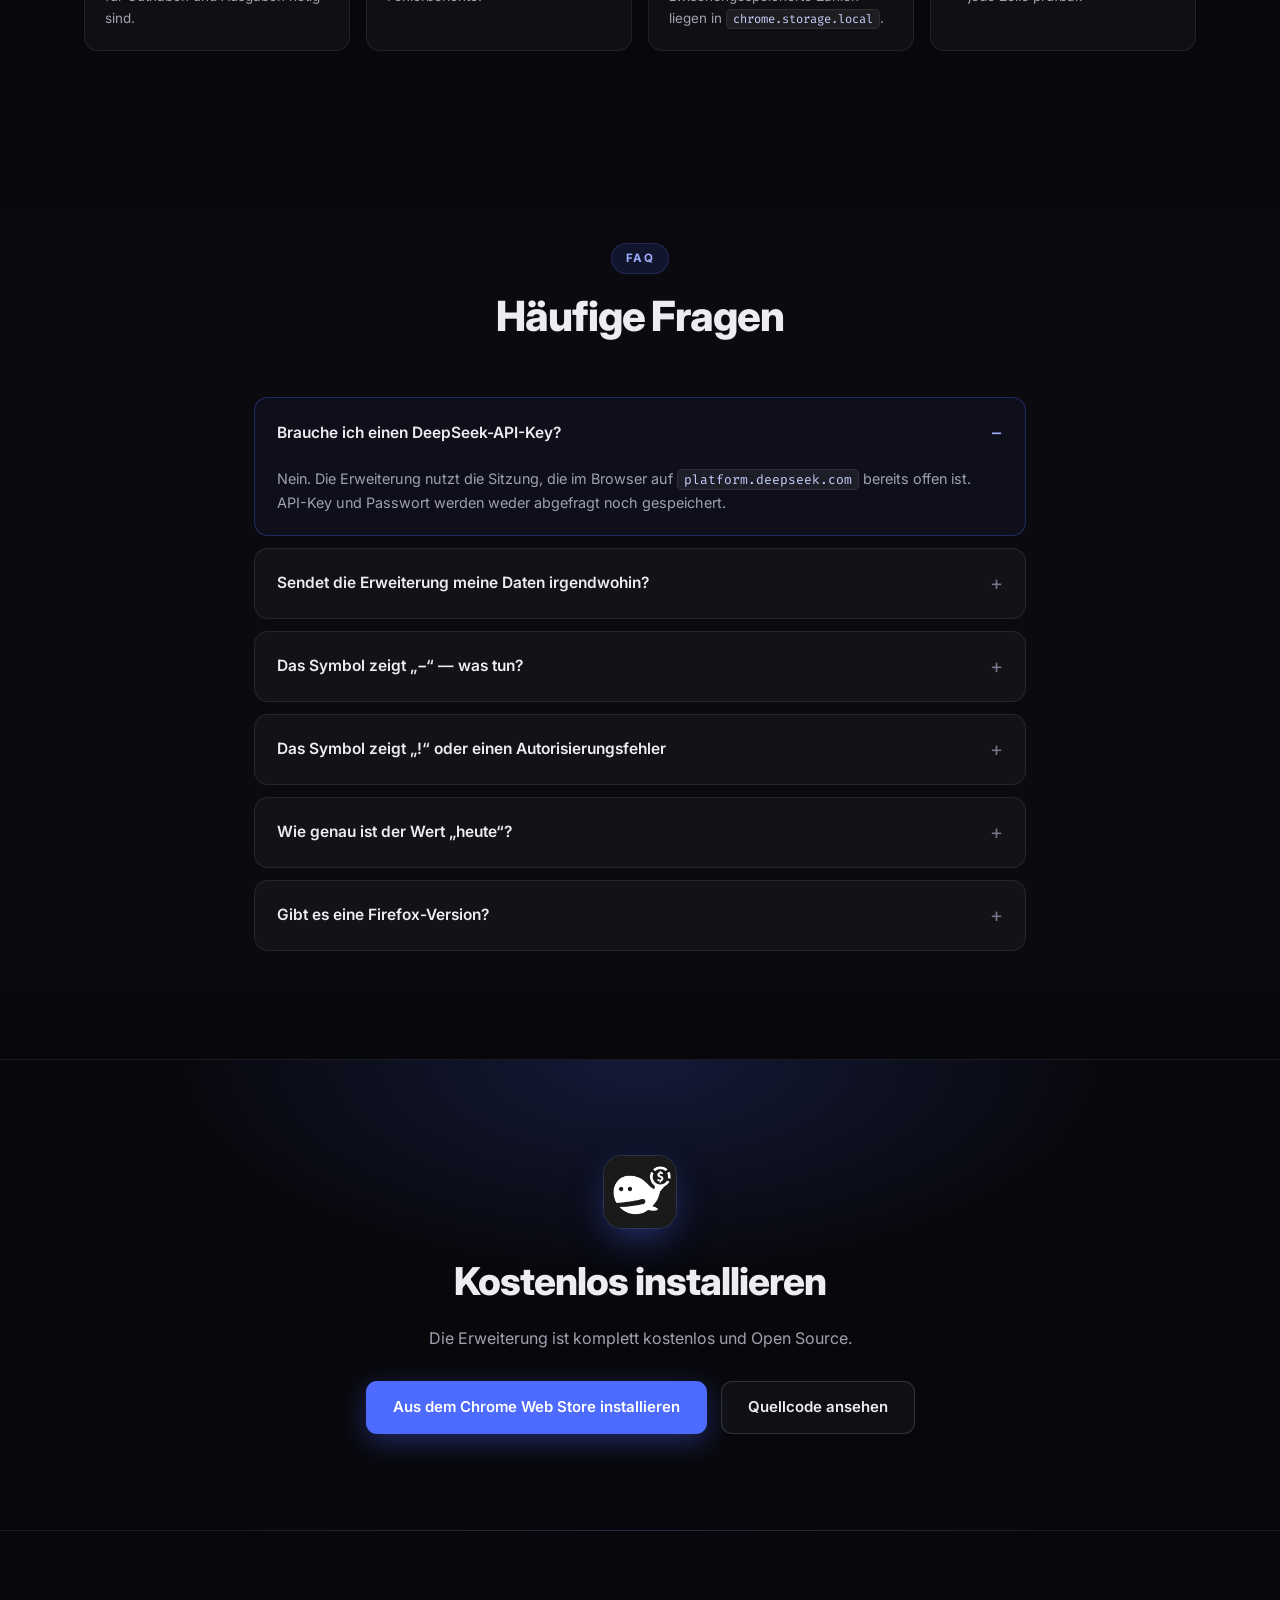
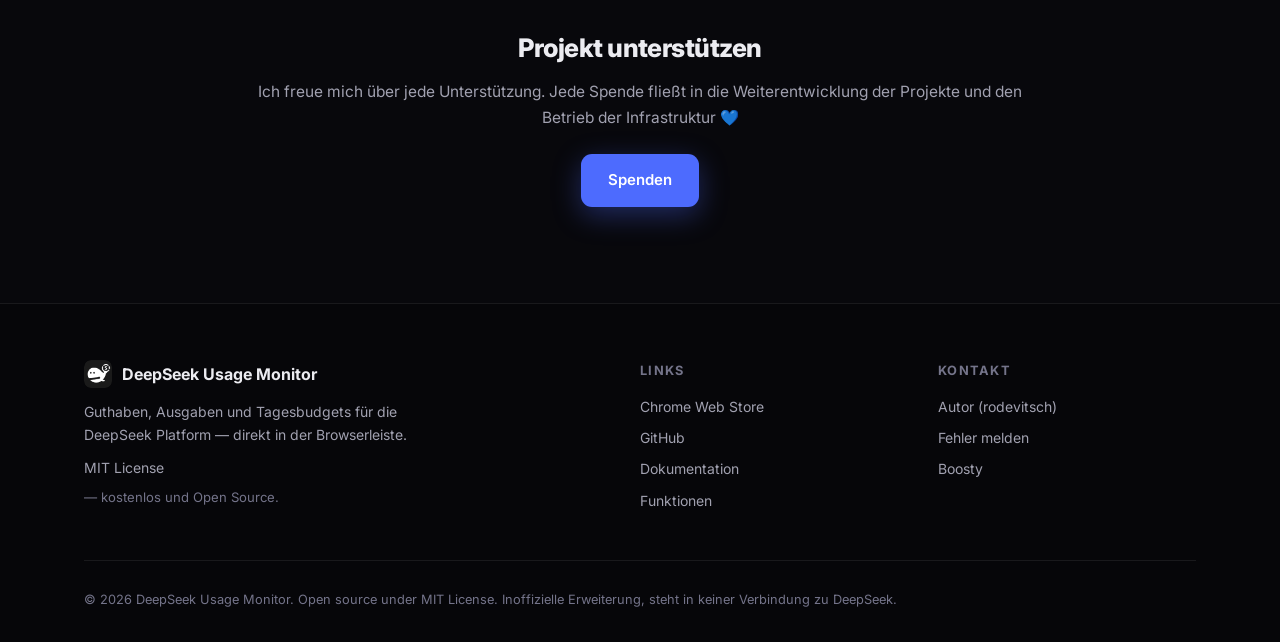
<file: de/index.html>
<!DOCTYPE html>
<html lang="de">
<head>
  <meta charset="UTF-8">
  <meta name="viewport" content="width=device-width, initial-scale=1.0">
  <title>DeepSeek Usage Monitor — Guthaben, Ausgaben und Budgets in der Chrome-Leiste</title>

  <link rel="icon" type="image/png" sizes="128x128" href="../assets/images/icon128.png">
  <link rel="icon" type="image/png" sizes="48x48" href="../assets/images/icon48.png">
  <link rel="icon" type="image/png" sizes="16x16" href="../assets/images/icon16.png">

  <meta name="description" data-i18n-content="meta.description" content="Расширение Chrome для DeepSeek Platform: баланс кошелька, траты за сегодня и по каждому API-ключу, график за 30 дней и дневные бюджеты — прямо в панели браузера. Без API-ключа и пароля.">
  <meta name="keywords" content="DeepSeek, DeepSeek Platform, usage monitor, баланс DeepSeek, траты API, бюджеты API-ключей, расширение Chrome, developer tools">
  <meta name="author" content="Dmitry Rodevich">
  <link rel="canonical" href="https://deepseek-usage-monitor.rodevich.com/">

  <meta property="og:type" content="website">
  <meta property="og:title" data-i18n-content="meta.ogTitle" content="DeepSeek Usage Monitor — расширение для Chrome">
  <meta property="og:description" data-i18n-content="meta.ogDesc" content="Баланс, траты за сегодня и по API-ключам, график за 30 дней и дневные бюджеты DeepSeek — прямо в панели браузера.">
  <meta property="og:image" content="assets/images/popup.png">
  <meta property="og:url" content="https://deepseek-usage-monitor.rodevich.com/">
  <meta property="og:locale" content="de_DE">
  <meta name="twitter:card" content="summary_large_image">
  <meta name="twitter:title" data-i18n-content="meta.ogTitle" content="DeepSeek Usage Monitor — расширение для Chrome">
  <meta name="twitter:description" data-i18n-content="meta.ogDesc" content="Баланс, траты за сегодня и по API-ключам, график за 30 дней и дневные бюджеты DeepSeek — прямо в панели браузера.">
  <meta name="twitter:image" content="assets/images/popup.png">

  <meta name="theme-color" content="#0a0a0f">

  <link rel="alternate" hreflang="ru" href="https://deepseek-usage-monitor.rodevich.com/">
  <link rel="alternate" hreflang="en" href="https://deepseek-usage-monitor.rodevich.com/en/">
  <link rel="alternate" hreflang="de" href="https://deepseek-usage-monitor.rodevich.com/de/">
  <link rel="alternate" hreflang="es" href="https://deepseek-usage-monitor.rodevich.com/es/">
  <link rel="alternate" hreflang="fr" href="https://deepseek-usage-monitor.rodevich.com/fr/">
  <link rel="alternate" hreflang="hi" href="https://deepseek-usage-monitor.rodevich.com/hi/">
  <link rel="alternate" hreflang="id" href="https://deepseek-usage-monitor.rodevich.com/id/">
  <link rel="alternate" hreflang="ja" href="https://deepseek-usage-monitor.rodevich.com/ja/">
  <link rel="alternate" hreflang="pt-BR" href="https://deepseek-usage-monitor.rodevich.com/pt_BR/">
  <link rel="alternate" hreflang="zh-CN" href="https://deepseek-usage-monitor.rodevich.com/zh_CN/">
  <link rel="alternate" hreflang="x-default" href="https://deepseek-usage-monitor.rodevich.com/">

  <link rel="preconnect" href="https://fonts.googleapis.com">
  <link rel="preconnect" href="https://fonts.gstatic.com" crossorigin>
  <link href="https://fonts.googleapis.com/css2?family=Inter:wght@400;500;600;700;800&family=Fira+Code:wght@400;500&display=swap" rel="stylesheet">
  <link rel="stylesheet" href="../styles.css">

  <script type="application/ld+json">
  {
    "@context": "https://schema.org",
    "@type": "SoftwareApplication",
    "name": "DeepSeek Usage Monitor",
    "applicationCategory": "DeveloperApplication",
    "operatingSystem": "Chrome 116+",
    "url": "https://deepseek-usage-monitor.rodevich.com/",
    "downloadUrl": "https://chromewebstore.google.com/detail/deepseek-usage-monitor/bgnofdddgahndpccpfnlddggfmcjbcco",
    "offers": { "@type": "Offer", "price": "0", "priceCurrency": "USD" },
    "author": { "@type": "Person", "name": "Dmitry Rodevich", "url": "https://rodevich.com" },
    "description": "Баланс кошелька, траты за сегодня и по API-ключам, график за 30 дней и дневные бюджеты DeepSeek Platform прямо в панели браузера."
  }
  </script>
</head>
<body>

  <!-- ===== Background ===== -->
  <div class="bg-glow" aria-hidden="true"></div>
  <div class="bg-grid" aria-hidden="true"></div>

  <!-- ===== Nav ===== -->
  <nav id="navbar">
    <div class="container">
      <a href="#" class="nav-brand">
        <img src="../assets/images/icon48.png" alt="DeepSeek Usage Monitor">
        DeepSeek Usage
      </a>
      <ul class="nav-links" id="navLinks">
        <li><a href="#features" data-i18n="nav.features">Funktionen</a></li>
        <li><a href="#budgets" data-i18n="nav.budgets">Budgets</a></li>
        <li><a href="#screenshots" data-i18n="nav.screenshots">Screenshots</a></li>
        <li><a href="#privacy" data-i18n="nav.privacy">Datenschutz</a></li>
        <li><a href="#faq" data-i18n="nav.faq">FAQ</a></li>
        <li><a href="https://github.com/rodewitsch/deepseek-usage-monitor" target="_blank" rel="noopener">GitHub</a></li>
        <li>
          <a class="nav-cta" href="https://chromewebstore.google.com/detail/deepseek-usage-monitor/bgnofdddgahndpccpfnlddggfmcjbcco?authuser=0" target="_blank" rel="noopener" data-i18n="nav.install">Installieren</a>
        </li>
      </ul>
      <div class="nav-side">
        <div class="lang-switch" id="langSwitch">
          <button type="button" class="lang-btn" aria-haspopup="true" aria-expanded="false" aria-label="Sprache" data-i18n-aria-label="a11y.lang">
            <svg viewBox="0 0 24 24" fill="none" stroke="currentColor" stroke-width="2" stroke-linecap="round" stroke-linejoin="round" aria-hidden="true"><circle cx="12" cy="12" r="9"/><path d="M3 12h18"/><path d="M12 3a15 15 0 0 1 0 18a15 15 0 0 1 0-18"/></svg>
            <span class="lang-code">DE</span>
          </button>
          <div class="lang-menu" role="menu">
            <a href="../" hreflang="ru">Русский</a>
            <a href="../en/" hreflang="en">English</a>
            <a href="../de/" hreflang="de" class="active" aria-current="true">Deutsch</a>
            <a href="../es/" hreflang="es">Español</a>
            <a href="../fr/" hreflang="fr">Français</a>
            <a href="../hi/" hreflang="hi">हिन्दी</a>
            <a href="../id/" hreflang="id">Bahasa Indonesia</a>
            <a href="../ja/" hreflang="ja">日本語</a>
            <a href="../pt_BR/" hreflang="pt_BR">Português (Brasil)</a>
            <a href="../zh_CN/" hreflang="zh_CN">简体中文</a>
          </div>
        </div>
        <button class="mobile-toggle" id="mobileToggle" aria-label="Menü" aria-expanded="false" data-i18n-aria-label="a11y.menu">
          <span></span><span></span><span></span>
        </button>
      </div>
    </div>
  </nav>

  <!-- ===== Hero ===== -->
  <section class="hero">
    <div class="container hero-grid">
      <div class="hero-text">
        <div class="hero-badge">
          <span class="dot"></span>
          <span data-i18n="hero.badge">Im Chrome Web Store verfügbar</span>
        </div>

        <h1 data-i18n-html="hero.title">Ihr <span class="grad">DeepSeek</span><br>unter Kontrolle</h1>

        <p class="hero-sub" data-i18n="hero.sub">Wallet-Guthaben, Ausgaben heute und pro API-Key, 30-Tage-Diagramm und Tagesbudgets — direkt in der Browserleiste. Kein API-Key, kein Passwort, keine separate Anmeldung.</p>

        <div class="hero-buttons">
          <a class="btn btn-primary" href="https://chromewebstore.google.com/detail/deepseek-usage-monitor/bgnofdddgahndpccpfnlddggfmcjbcco?authuser=0" target="_blank" rel="noopener">
            <svg width="18" height="18" viewBox="0 0 24 24" fill="none" stroke="currentColor" stroke-width="3" stroke-linecap="round" stroke-linejoin="round" aria-hidden="true"><path d="M12 4v12"/><path d="M6 10l6 6 6-6"/><path d="M4 20h16"/></svg>
            <span data-i18n="hero.install">Aus dem Chrome Web Store installieren</span>
          </a>
          <a class="btn btn-ghost" href="https://github.com/rodewitsch/deepseek-usage-monitor" target="_blank" rel="noopener">
            <svg width="18" height="18" viewBox="0 0 24 24" fill="currentColor" aria-hidden="true"><path d="M12 0C5.37 0 0 5.37 0 12c0 5.31 3.435 9.795 8.205 11.385.6.105.825-.255.825-.57 0-.285-.015-1.23-.015-2.235-3.015.555-3.795-.735-4.035-1.41-.135-.345-.72-1.41-1.23-1.695-.42-.225-1.02-.78-.015-.795.945-.015 1.62.87 1.845 1.23 1.08 1.815 2.805 1.305 3.495.99.105-.78.42-1.305.765-1.605-2.67-.3-5.46-1.335-5.46-5.925 0-1.305.465-2.385 1.23-3.225-.12-.3-.54-1.53.12-3.18 0 0 1.005-.315 3.3 1.23.96-.27 1.98-.405 3-.405s2.04.135 3 .405c2.295-1.56 3.3-1.23 3.3-1.23.66 1.65.24 2.88.12 3.18.765.84 1.23 1.905 1.23 3.225 0 4.605-2.805 5.625-5.475 5.925.435.375.81 1.095.81 2.22 0 1.605-.015 2.895-.015 3.3 0 .315.225.69.825.57A12.02 12.02 0 0 0 24 12c0-6.63-5.37-12-12-12z"/></svg>
            <span data-i18n="hero.source">Quellcode</span>
          </a>
        </div>

        <ul class="hero-points">
          <li data-i18n="hero.point1">Symbol in der Leiste mit Live-Zahlen</li>
          <li data-i18n="hero.point2">Ausgaben pro API-Key im Blick</li>
          <li data-i18n="hero.point3">Tagesbudgets und Benachrichtigungen</li>
          <li data-i18n="hero.point4">Keine Telemetrie, keine Analytics</li>
        </ul>
      </div>

      <div class="hero-visual">
        <div class="browser-frame">
          <div class="browser-bar">
            <span class="traffic"></span><span class="traffic"></span><span class="traffic"></span>
            <div class="url-bar">
              <span class="badge-demo">14%</span>
              platform.deepseek.com
            </div>
            <img class="ext-icon" src="../assets/images/icon32.png" alt="">
          </div>
          <div class="popup-wrap">
            <img src="../assets/images/popup.png" alt="DeepSeek Usage Monitor popup" data-i18n-alt="alt.popup" width="432" height="700">
          </div>
        </div>
      </div>
    </div>
  </section>

  <!-- ===== Features ===== -->
  <section class="section" id="features">
    <div class="container">
      <div class="section-head">
        <span class="section-label" data-i18n="features.label">Funktionen</span>
        <h2 class="section-title" data-i18n="features.title">Alles zu den Ausgaben auf einen Blick</h2>
        <p class="section-sub" data-i18n="features.sub">Die Erweiterung wiederholt nur die Anfragen der DeepSeek-Webkonsole und macht daraus ein übersichtliches Dashboard.</p>
      </div>

      <div class="features-grid">
        <article class="feature-card">
          <div class="feature-icon">
            <svg viewBox="0 0 24 24" fill="none" stroke="currentColor" stroke-width="2" stroke-linecap="round" stroke-linejoin="round" aria-hidden="true"><rect x="2" y="7" width="20" height="14" rx="2"/><path d="M16 7V5a2 2 0 0 0-2-2h-4a2 2 0 0 0-2 2v2"/><path d="M2 12h20"/></svg>
          </div>
          <h3 data-i18n="f1.title">Wallet-Guthaben</h3>
          <p data-i18n="f1.desc">Bezahltes und Bonus-Guthaben getrennt. Liegt das Guthaben unter dem eingestellten Schwellenwert, wird das Symbol rot.</p>
        </article>

        <article class="feature-card">
          <div class="feature-icon">
            <svg viewBox="0 0 24 24" fill="none" stroke="currentColor" stroke-width="2" stroke-linecap="round" stroke-linejoin="round" aria-hidden="true"><path d="M3 17l6-6 4 4 8-8"/><path d="M17 7h4v4"/></svg>
          </div>
          <h3 data-i18n="f2.title">Ausgaben heute</h3>
          <p data-i18n="f2.desc">Ausgaben und Token-Anzahl für den heutigen Tag. „Heute“ wird separat geladen, damit die Zahl bis zum Tageswechsel stimmt.</p>
        </article>

        <article class="feature-card">
          <div class="feature-icon">
            <svg viewBox="0 0 24 24" fill="none" stroke="currentColor" stroke-width="2" stroke-linecap="round" stroke-linejoin="round" aria-hidden="true"><path d="M21 2l-2 2m-7.61 7.61a5.5 5.5 0 1 1-7.778 7.778 5.5 5.5 0 0 1 7.777-7.777zm0 0L15.5 7.5m0 0l3 3L22 7l-3-3m-3.5 3.5L19 4"/></svg>
          </div>
          <h3 data-i18n="f3.title">Auswertung pro API-Key</h3>
          <p data-i18n="f3.desc">Sie sehen, welcher Key am teuersten ist. Symbol und Diagramm lassen sich auf einen Key oder eine beliebige Auswahl beschränken.</p>
        </article>

        <article class="feature-card">
          <div class="feature-icon">
            <svg viewBox="0 0 24 24" fill="none" stroke="currentColor" stroke-width="2" stroke-linecap="round" stroke-linejoin="round" aria-hidden="true"><rect x="3" y="3" width="7" height="9"/><rect x="14" y="3" width="7" height="5"/><rect x="14" y="12" width="7" height="9"/><rect x="3" y="16" width="7" height="5"/></svg>
          </div>
          <h3 data-i18n="f4.title">30-Tage-Diagramm</h3>
          <p data-i18n="f4.desc">Tagesbalken für den gewählten Zeitraum. Klicken Sie Keys in der Liste an — die Balken werden zu gestapelten Segmenten mit Farblegende.</p>
        </article>

        <article class="feature-card">
          <div class="feature-icon">
            <svg viewBox="0 0 24 24" fill="none" stroke="currentColor" stroke-width="2" stroke-linecap="round" stroke-linejoin="round" aria-hidden="true"><path d="M12 2a7 7 0 0 0-7 7c0 5 7 13 7 13s7-8 7-13a7 7 0 0 0-7-7z"/><circle cx="12" cy="9" r="2.5"/></svg>
          </div>
          <h3 data-i18n="f5.title">Symbol nach Ihrer Metrik</h3>
          <p data-i18n="f5.desc">Ausgaben heute, Ausgaben im Zeitraum, Guthaben oder Token — Sie entscheiden, was das Symbol in der Leiste zeigt.</p>
        </article>

        <article class="feature-card">
          <div class="feature-icon">
            <svg viewBox="0 0 24 24" fill="none" stroke="currentColor" stroke-width="2" stroke-linecap="round" stroke-linejoin="round" aria-hidden="true"><circle cx="12" cy="12" r="9"/><path d="M12 7v5l3 2"/></svg>
          </div>
          <h3 data-i18n="f6.title">Automatische Aktualisierung</h3>
          <p data-i18n="f6.desc">Die Daten aktualisieren sich im Hintergrund nach Zeitplan (standardmäßig jede Minute) oder gar nicht. Ein Button zum manuellen Aktualisieren ist immer da.</p>
        </article>
      </div>
    </div>
  </section>

  <!-- ===== Budgets ===== -->
  <section class="section section-alt" id="budgets">
    <div class="container">
      <div class="split">
        <div class="split-text">
          <span class="section-label" data-i18n="budgets.label">Budgets</span>
          <h2 class="section-title" data-i18n-html="budgets.title">Schluss mit<br>zu hohen API-Kosten</h2>
          <p class="split-sub" data-i18n="budgets.sub">Legen Sie ein Tagesbudget für das ganze Konto und je Key fest. Das Symbol wird grün, orange oder rot — je nachdem, welches Budget seiner Grenze am nächsten ist.</p>

          <ul class="check-list">
            <li data-i18n="budgets.li1">Gesamtbudget des Kontos und unabhängige Budgets pro Key</li>
            <li data-i18n="budgets.li2">Einstellbare Warnschwelle (standardmäßig 90 %)</li>
            <li data-i18n="budgets.li3">Systembenachrichtigung beim Annähern an und beim Überschreiten des Limits</li>
            <li data-i18n="budgets.li4">Eine Benachrichtigung pro Tag und Budget — kein Spam</li>
          </ul>

          <div class="stat-row">
            <div class="stat"><strong>11%</strong><span data-i18n="budgets.stat1">des Budgets verbraucht</span></div>
            <div class="stat"><strong>$8.87</strong><span data-i18n="budgets.stat2">für heute übrig</span></div>
            <div class="stat stat-danger"><strong>113%</strong><span data-i18n="budgets.stat3">Limit pro Key</span></div>
          </div>
        </div>

        <div class="split-visual">
          <div class="budget-card">
            <div class="budget-head">
              <span class="budget-title">Daily Budget · vscode_asus</span>
              <span class="budget-pct ok">11%</span>
            </div>
            <div class="bar"><span class="bar-fill ok" style="width:11%"></span><span class="bar-warn" style="left:90%"></span></div>
            <p class="budget-note" data-i18n="budgets.card1">$1.13 ausgegeben · $8.87 von $10.00 übrig</p>
          </div>

          <div class="budget-card">
            <div class="budget-head">
              <span class="budget-title" data-i18n="budgets.card2title">vscode_asus (pro Key)</span>
              <span class="budget-pct danger">113%</span>
            </div>
            <div class="bar"><span class="bar-fill danger" style="width:100%"></span><span class="bar-warn" style="left:90%"></span></div>
            <p class="budget-note" data-i18n="budgets.card2">$1.13 ausgegeben · $0.13 über dem Limit von $1.00</p>
          </div>

          <div class="budget-card">
            <div class="budget-head">
              <span class="budget-title" data-i18n="budgets.card3title">vscode_work (pro Key)</span>
              <span class="budget-pct ok">13%</span>
            </div>
            <div class="bar"><span class="bar-fill ok" style="width:13%"></span><span class="bar-warn" style="left:90%"></span></div>
            <p class="budget-note" data-i18n="budgets.card3">$0.13 ausgegeben · $0.87 von $1.00 übrig</p>
          </div>

          <div class="budget-card muted">
            <div class="budget-head">
              <span class="budget-title" data-i18n="budgets.card4title">vscode (pro Key)</span>
              <span class="budget-pct">off</span>
            </div>
            <div class="bar"><span class="bar-fill" style="width:0"></span></div>
            <p class="budget-note" data-i18n="budgets.card4">Budget für diesen Key ist aus</p>
          </div>
        </div>
      </div>
    </div>
  </section>

  <!-- ===== How it works ===== -->
  <section class="section" id="how-it-works">
    <div class="container">
      <div class="section-head">
        <span class="section-label" data-i18n="how.label">So funktioniert es</span>
        <h2 class="section-title" data-i18n="how.title">Drei Schritte bis zum ersten Diagramm</h2>
        <p class="section-sub" data-i18n="how.sub">Keine separate Registrierung und kein API-Key — die Erweiterung nutzt die bereits im Browser geöffnete Sitzung.</p>
      </div>

      <div class="steps">
        <div class="step">
          <span class="step-num">01</span>
          <h4 data-i18n="how.s1title">Erweiterung installieren</h4>
          <p data-i18n="how.s1desc">Mit einem Klick aus dem Chrome Web Store. Chrome 116 oder neuer erforderlich.</p>
        </div>
        <div class="step">
          <span class="step-num">02</span>
          <h4 data-i18n="how.s2title">platform.deepseek.com öffnen</h4>
          <p data-i18n="how.s2desc">Anmelden — die Sitzung wird automatisch übernommen.</p>
        </div>
        <div class="step">
          <span class="step-num">03</span>
          <h4 data-i18n="how.s3title">Auf das Symbol klicken</h4>
          <p data-i18n="how.s3desc">Die erste Aktualisierung läuft automatisch. Danach aktualisieren sich die Daten im Hintergrund.</p>
        </div>
      </div>
    </div>
  </section>

  <!-- ===== Screenshots ===== -->
  <section class="section section-alt" id="screenshots">
    <div class="container">
      <div class="section-head">
        <span class="section-label" data-i18n="shots.label">Screenshots</span>
        <h2 class="section-title" data-i18n="shots.title">So sieht es aus</h2>
        <p class="section-sub" data-i18n="shots.sub">Dunkle Oberfläche, dichtes Raster und kein einziger überflüssiger Button.</p>
      </div>

      <div class="shots">
        <figure class="shot">
          <div class="shot-body">
            <img src="../assets/images/popup.png" alt="Popup: balance, spend today and chart" data-i18n-alt="alt.popupShot" loading="lazy" width="432" height="700">
          </div>
          <figcaption>
            <h4 data-i18n="shots.popupTitle">Popup</h4>
            <p data-i18n="shots.popupDesc">Guthaben, Ausgaben und Token heute, Budget-Balken, Diagramm und Key-Liste.</p>
          </figcaption>
        </figure>

        <figure class="shot">
          <div class="shot-body">
            <img src="../assets/images/options.png" alt="Options page: badge, refresh, budgets, session" data-i18n-alt="alt.optionsShot" loading="lazy" width="1280" height="1280">
          </div>
          <figcaption>
            <h4 data-i18n="shots.optionsTitle">Einstellungen</h4>
            <p data-i18n="shots.optionsDesc">Metrik des Symbols, Key-Auswahl, Aktualisierungsintervall, Aggregationszeitraum, Budgets und Schwellenwerte.</p>
          </figcaption>
        </figure>
      </div>
    </div>
  </section>

  <!-- ===== Privacy ===== -->
  <section class="section" id="privacy">
    <div class="container">
      <div class="privacy-box">
        <div class="privacy-icon">
          <svg viewBox="0 0 24 24" fill="none" stroke="currentColor" stroke-width="2" stroke-linecap="round" stroke-linejoin="round" aria-hidden="true"><rect x="3" y="11" width="18" height="11" rx="2"/><path d="M7 11V7a5 5 0 0 1 10 0v4"/></svg>
        </div>
        <div>
          <h2 data-i18n="privacy.title">Privat by default</h2>
          <p data-i18n-html="privacy.text">Die Erweiterung spricht nur mit <code>platform.deepseek.com</code> und stellt dieselben rein lesenden Anfragen wie die DeepSeek-Webkonsole. Weder API-Key noch Passwort werden gespeichert — genutzt wird die bereits im Browser offene Sitzung. Alle Daten bleiben auf Ihrem Rechner: keine Telemetrie, keine Analytics, keine Werbung, keine Weitergabe an Dritte. Erweiterung entfernt — Daten weg.</p>
        </div>
      </div>

      <div class="privacy-grid">
        <div class="privacy-item">
          <h4 data-i18n="privacy.i1title">3 Anfragen</h4>
          <p data-i18n="privacy.i1desc">Nur die Endpunkte der Konsole, die für Guthaben und Ausgaben nötig sind.</p>
        </div>
        <div class="privacy-item">
          <h4 data-i18n="privacy.i2title">0 fremde Domains</h4>
          <p data-i18n="privacy.i2desc">Keine externen Server, CDNs oder Fehlerberichte.</p>
        </div>
        <div class="privacy-item">
          <h4 data-i18n="privacy.i3title">Lokaler Speicher</h4>
          <p data-i18n-html="privacy.i3desc">Einstellungen und zwischengespeicherte Zahlen liegen in <code>chrome.storage.local</code>.</p>
        </div>
        <div class="privacy-item">
          <h4 data-i18n="privacy.i4title">Open Source</h4>
          <p data-i18n="privacy.i4desc">MIT-Lizenz, Quellcode auf GitHub — jede Zeile prüfbar.</p>
        </div>
      </div>
    </div>
  </section>

  <!-- ===== FAQ ===== -->
  <section class="section section-alt" id="faq">
    <div class="container container-narrow">
      <div class="section-head">
        <span class="section-label">FAQ</span>
        <h2 class="section-title" data-i18n="faq.title">Häufige Fragen</h2>
      </div>

      <details class="faq" open>
        <summary data-i18n="faq.q1">Brauche ich einen DeepSeek-API-Key?</summary>
        <p data-i18n-html="faq.a1">Nein. Die Erweiterung nutzt die Sitzung, die im Browser auf <code>platform.deepseek.com</code> bereits offen ist. API-Key und Passwort werden weder abgefragt noch gespeichert.</p>
      </details>

      <details class="faq">
        <summary data-i18n="faq.q2">Sendet die Erweiterung meine Daten irgendwohin?</summary>
        <p data-i18n-html="faq.a2">Nein. Anfragen gehen nur an <code>platform.deepseek.com</code>, alles andere bleibt lokal. Keine Analytics, keine Telemetrie, keine Werbung.</p>
      </details>

      <details class="faq">
        <summary data-i18n="faq.q3">Das Symbol zeigt „−“ — was tun?</summary>
        <p data-i18n-html="faq.a3">Das WAF-Token von DeepSeek ist abgelaufen. Einmal <code>platform.deepseek.com</code> öffnen — das Token erneuert sich selbst, die Erweiterung übernimmt es bei der nächsten Aktualisierung. Tabs öffnet sie nie selbst.</p>
      </details>

      <details class="faq">
        <summary data-i18n="faq.q4">Das Symbol zeigt „!“ oder einen Autorisierungsfehler</summary>
        <p data-i18n="faq.a4">Die Sitzung wurde nicht gefunden oder ist abgelaufen. Auf der Plattform anmelden und dann in den Einstellungen „Sitzung neu erkennen“ anklicken.</p>
      </details>

      <details class="faq">
        <summary data-i18n="faq.q5">Wie genau ist der Wert „heute“?</summary>
        <p data-i18n="faq.a5">Die Tagesreihe der Plattform enthält den laufenden Tag nicht, daher nimmt die Erweiterung „heute“ aus der Stundenreihe und addiert es separat zum Diagramm.</p>
      </details>

      <details class="faq">
        <summary data-i18n="faq.q6">Gibt es eine Firefox-Version?</summary>
        <p data-i18n="faq.a6">Nur Chrome und Chromium-basierte Browser (Edge, Brave, Arc) — Chrome 116+ erforderlich.</p>
      </details>
    </div>
  </section>

  <!-- ===== CTA ===== -->
  <section class="cta-section">
    <div class="container">
      <img class="cta-icon" src="../assets/images/icon128.png" alt="" width="72" height="72">
      <h2 data-i18n="cta.title">Kostenlos installieren</h2>
      <p data-i18n="cta.sub">Die Erweiterung ist komplett kostenlos und Open Source.</p>
      <div class="cta-buttons">
        <a class="btn btn-primary" href="https://chromewebstore.google.com/detail/deepseek-usage-monitor/bgnofdddgahndpccpfnlddggfmcjbcco?authuser=0" target="_blank" rel="noopener" data-i18n="cta.install">Aus dem Chrome Web Store installieren</a>
        <a class="btn btn-ghost" href="https://github.com/rodewitsch/deepseek-usage-monitor" target="_blank" rel="noopener" data-i18n="cta.source">Quellcode ansehen</a>
      </div>
    </div>
  </section>

  <!-- ===== Support ===== -->
  <section class="section support-section">
    <div class="container container-narrow">
      <h2 data-i18n="support.title">Projekt unterstützen</h2>
      <p data-i18n="support.text">Ich freue mich über jede Unterstützung. Jede Spende fließt in die Weiterentwicklung der Projekte und den Betrieb der Infrastruktur 💙</p>
      <a class="btn btn-primary" href="https://boosty.to/rodevich/donate" target="_blank" rel="noopener" data-i18n="support.button">Spenden</a>
    </div>
  </section>

  <!-- ===== Footer ===== -->
  <footer>
    <div class="container footer-grid">
      <div>
        <div class="footer-brand">
          <img src="../assets/images/icon48.png" alt="" width="28" height="28">
          DeepSeek Usage Monitor
        </div>
        <p data-i18n="footer.desc">Guthaben, Ausgaben und Tagesbudgets für die DeepSeek Platform — direkt in der Browserleiste.</p>
        <p class="muted">
          <a href="https://github.com/rodewitsch/deepseek-usage-monitor/blob/main/LICENSE" target="_blank" rel="noopener">MIT License</a>
          <span data-i18n="footer.license">— kostenlos und Open Source.</span>
        </p>
      </div>
      <div>
        <h4 data-i18n="footer.links">Links</h4>
        <a href="https://chromewebstore.google.com/detail/deepseek-usage-monitor/bgnofdddgahndpccpfnlddggfmcjbcco?authuser=0" target="_blank" rel="noopener">Chrome Web Store</a>
        <a href="https://github.com/rodewitsch/deepseek-usage-monitor" target="_blank" rel="noopener">GitHub</a>
        <a href="https://github.com/rodewitsch/deepseek-usage-monitor/blob/main/README.md" target="_blank" rel="noopener" data-i18n="footer.docs">Dokumentation</a>
        <a href="#features" data-i18n="footer.features">Funktionen</a>
      </div>
      <div>
        <h4 data-i18n="footer.contacts">Kontakt</h4>
        <a href="https://rodevich.com" target="_blank" rel="noopener" data-i18n="footer.author">Autor (rodevitsch)</a>
        <a href="https://github.com/rodewitsch/deepseek-usage-monitor/issues" target="_blank" rel="noopener" data-i18n="footer.bug">Fehler melden</a>
        <a href="https://boosty.to/rodevich" target="_blank" rel="noopener">Boosty</a>
      </div>
      <div class="footer-bottom">
        © <span id="year">2026</span> DeepSeek Usage Monitor. <span data-i18n="footer.bottom">Open source under MIT License.</span>
        <span data-i18n="footer.disclaimer">Inoffizielle Erweiterung, steht in keiner Verbindung zu DeepSeek.</span>
      </div>
    </div>
  </footer>

  <button id="goToTop" class="go-to-top" aria-label="Nach oben" data-i18n-aria-label="a11y.toTop">
    <svg width="20" height="20" viewBox="0 0 24 24" fill="none" stroke="currentColor" stroke-width="2.5" stroke-linecap="round" stroke-linejoin="round"><polyline points="18 15 12 9 6 15"/></svg>
  </button>

  <script src="../script.js"></script>
</body>
</html>
</file>
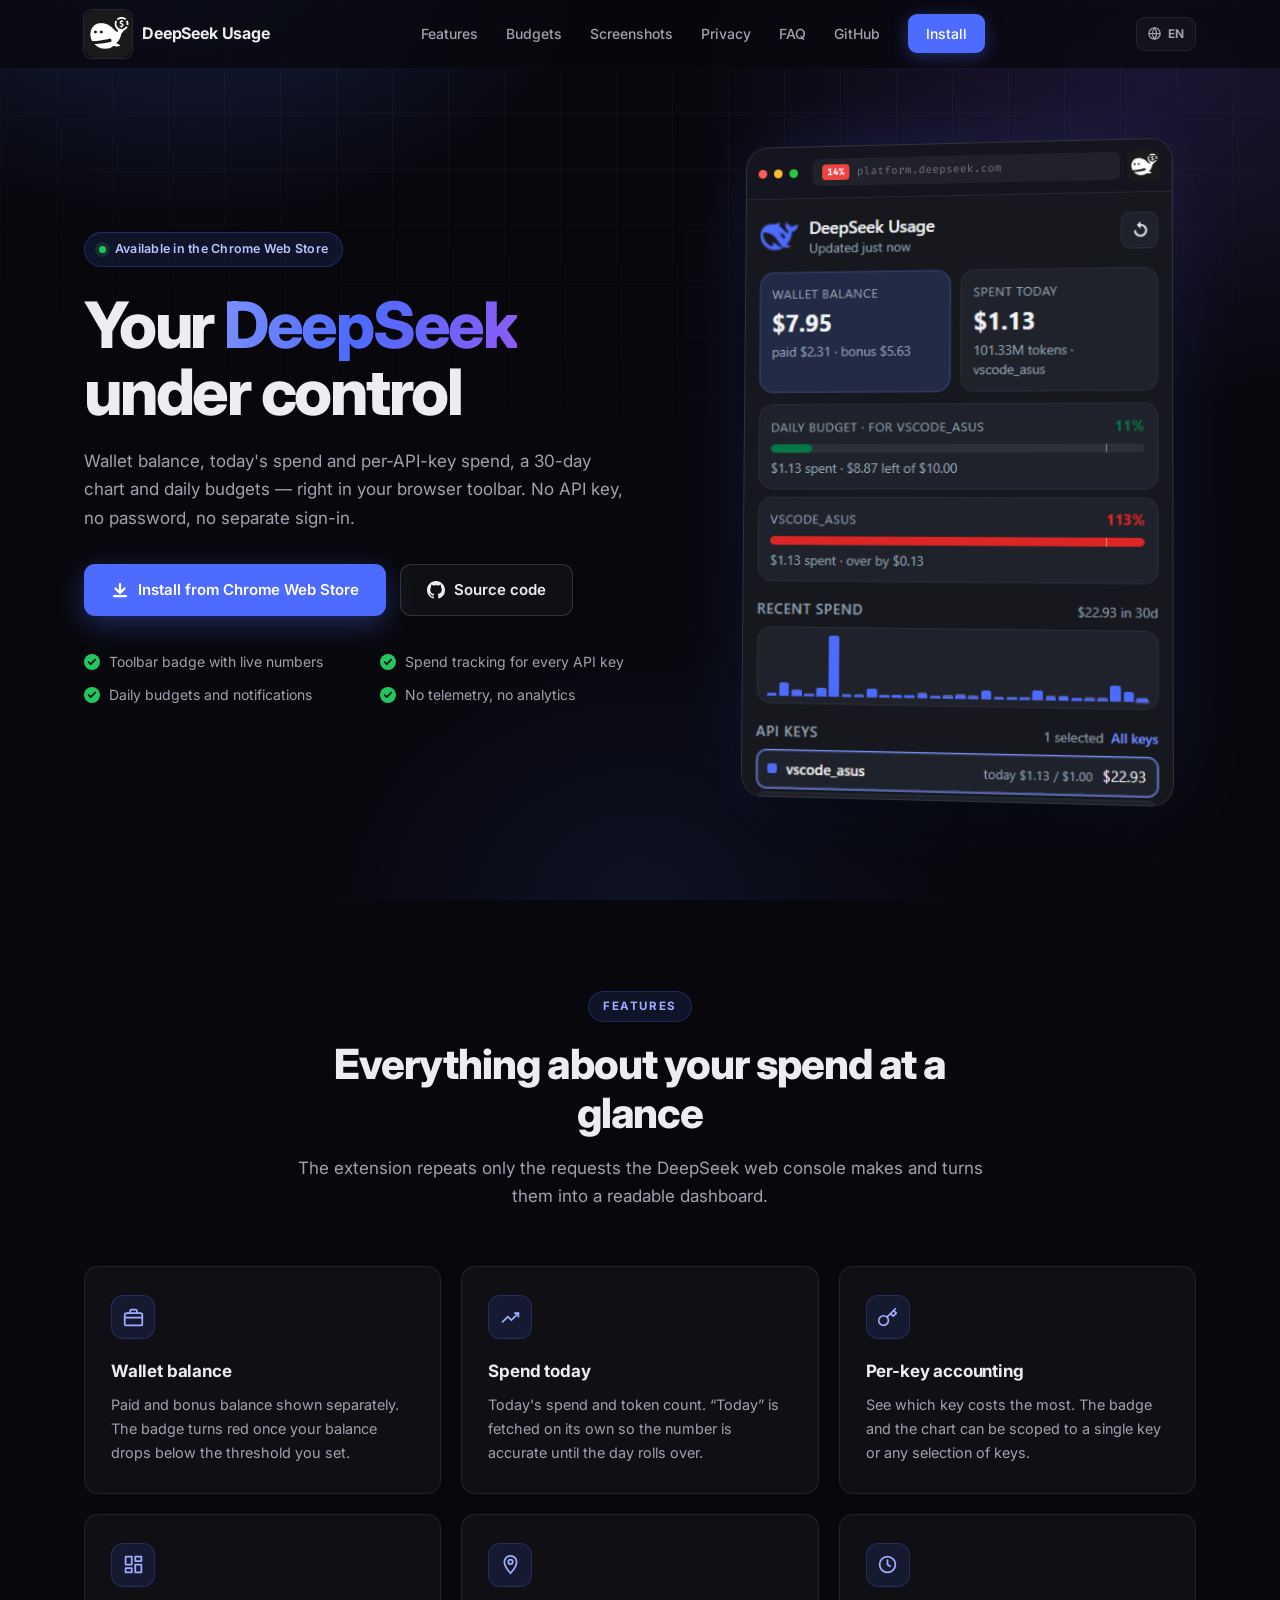
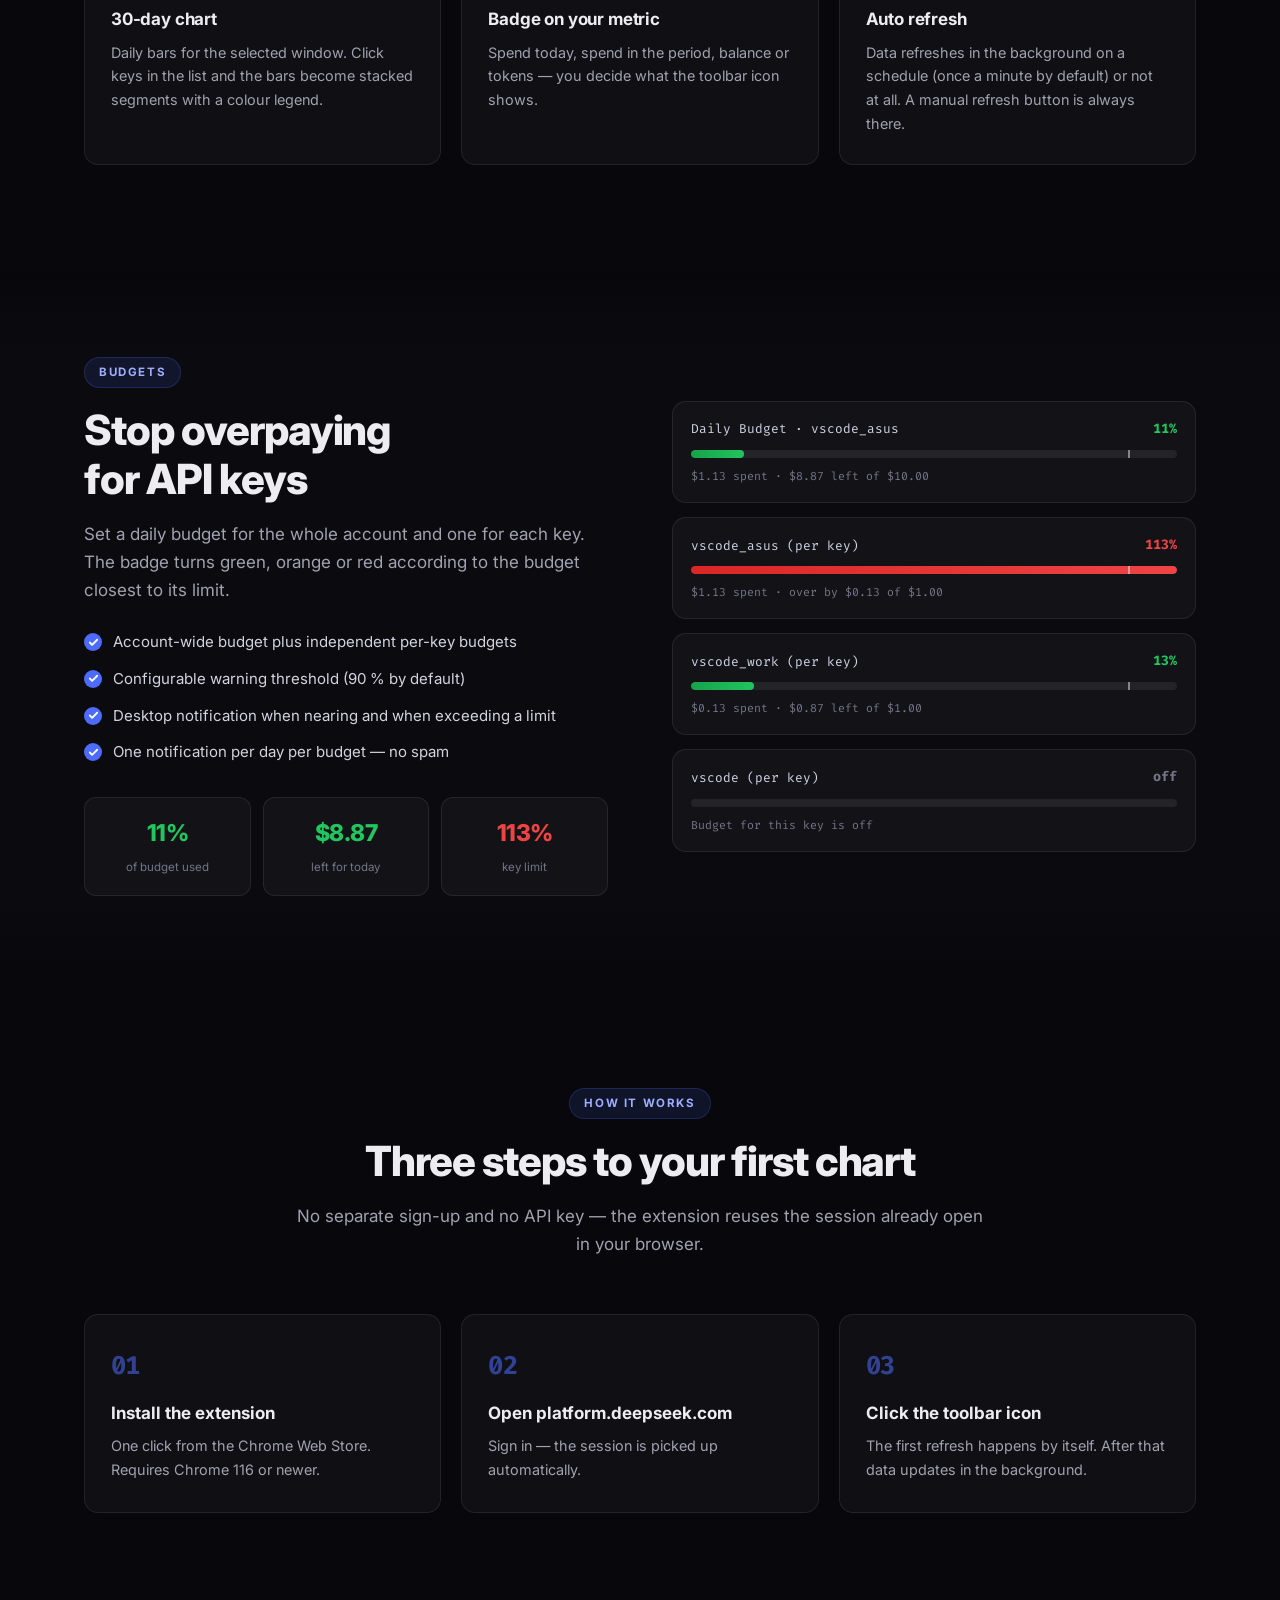
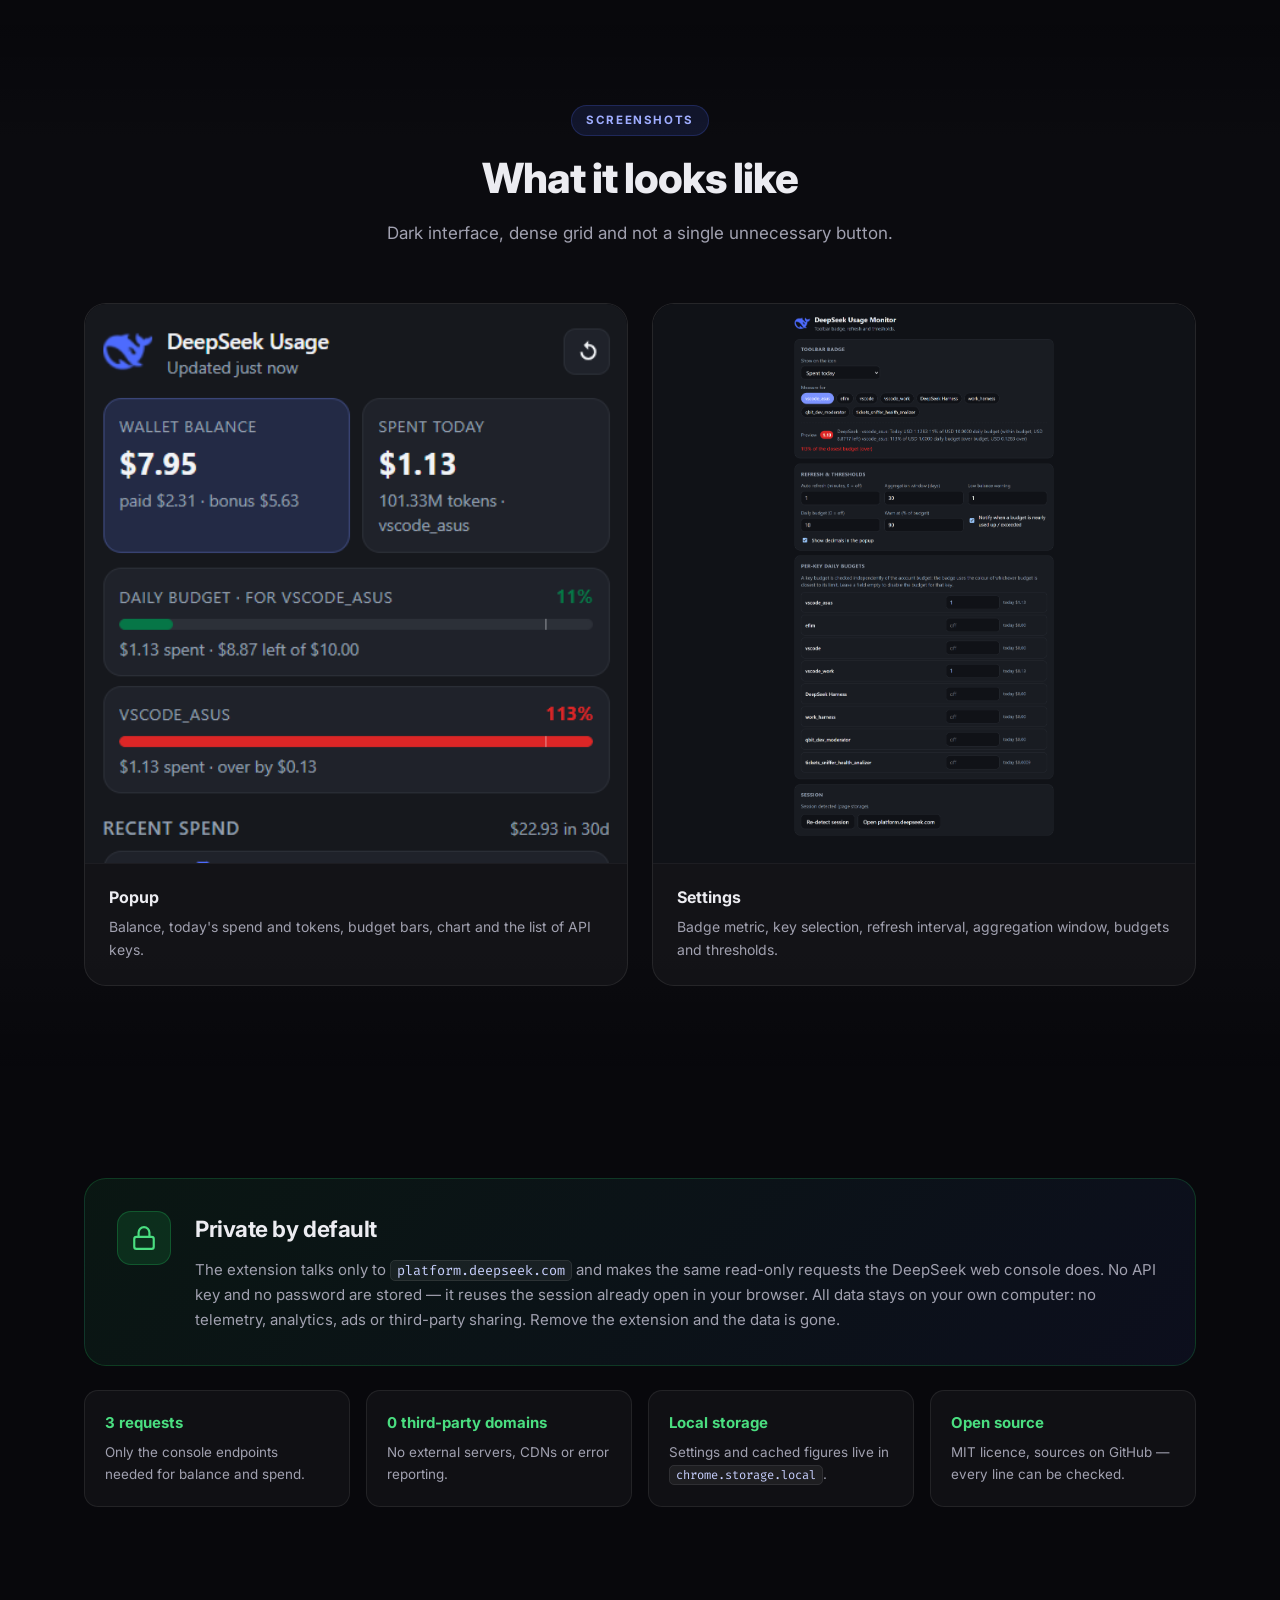
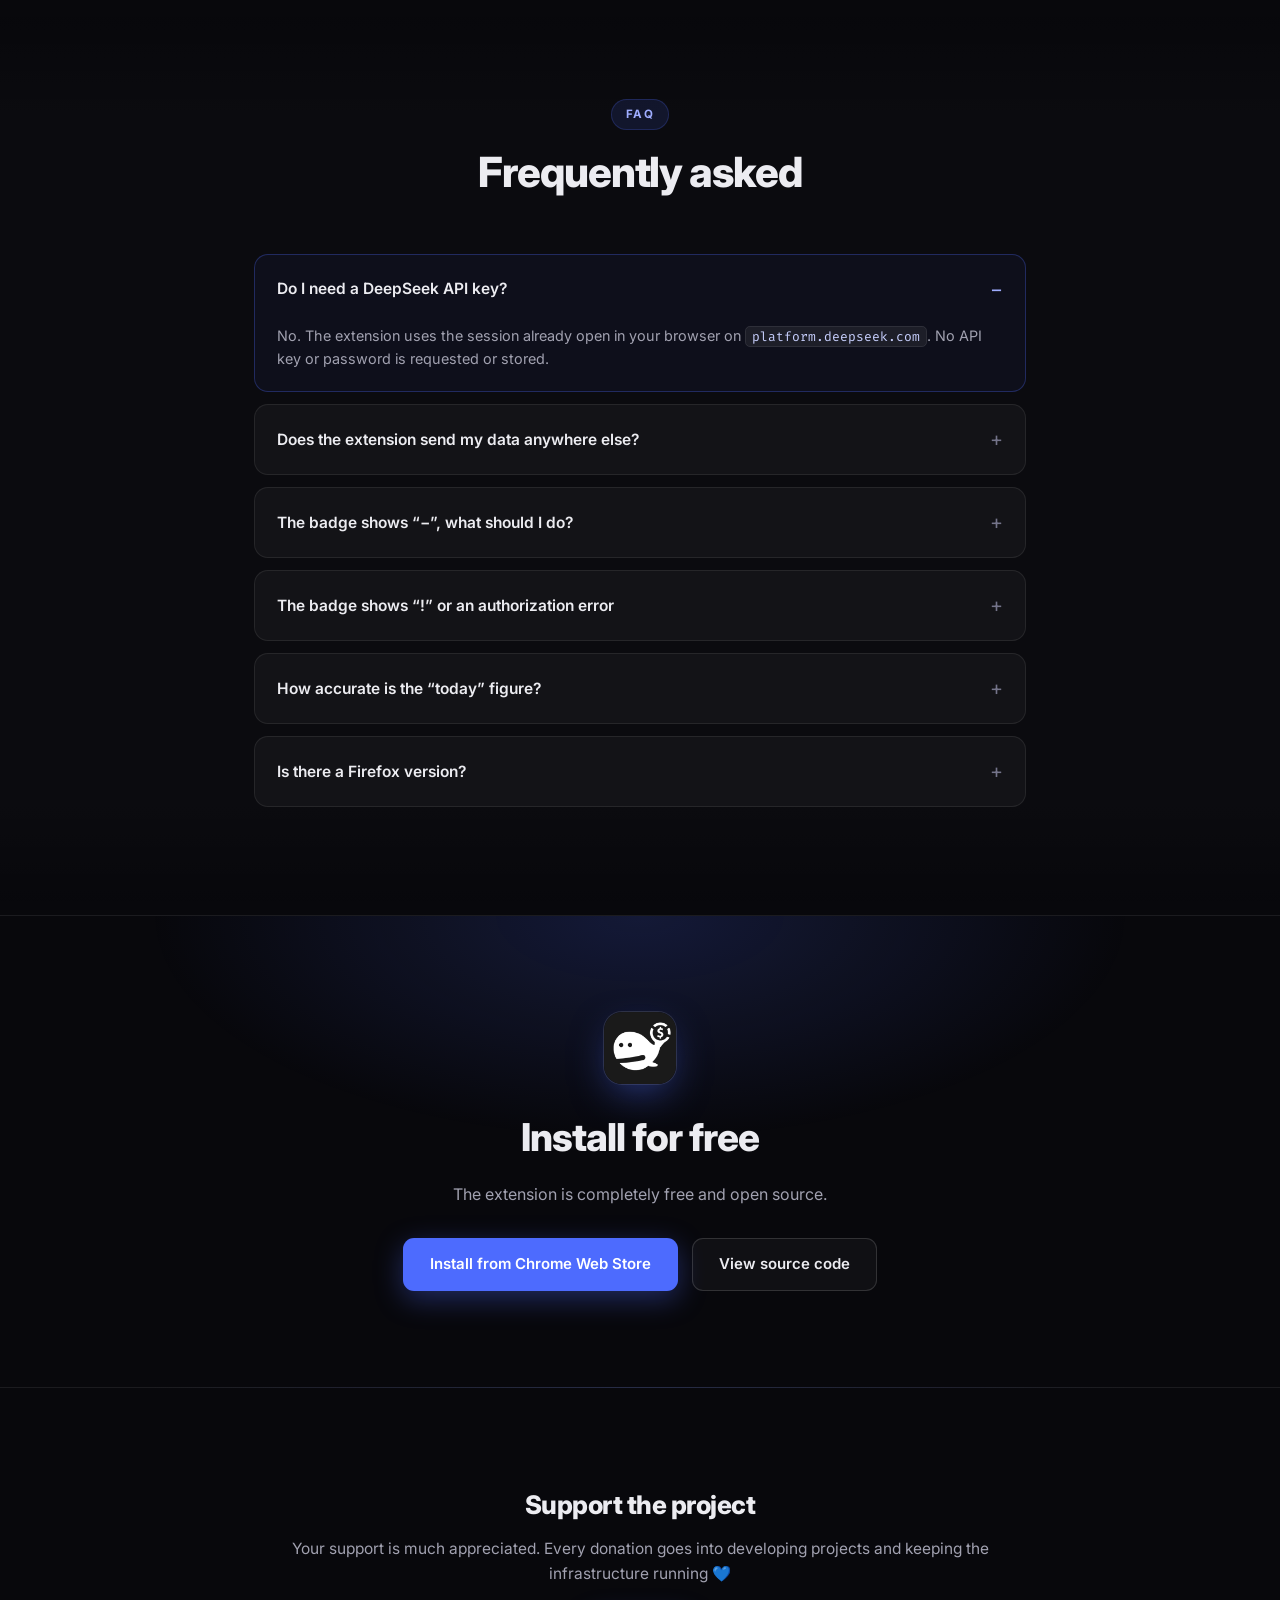
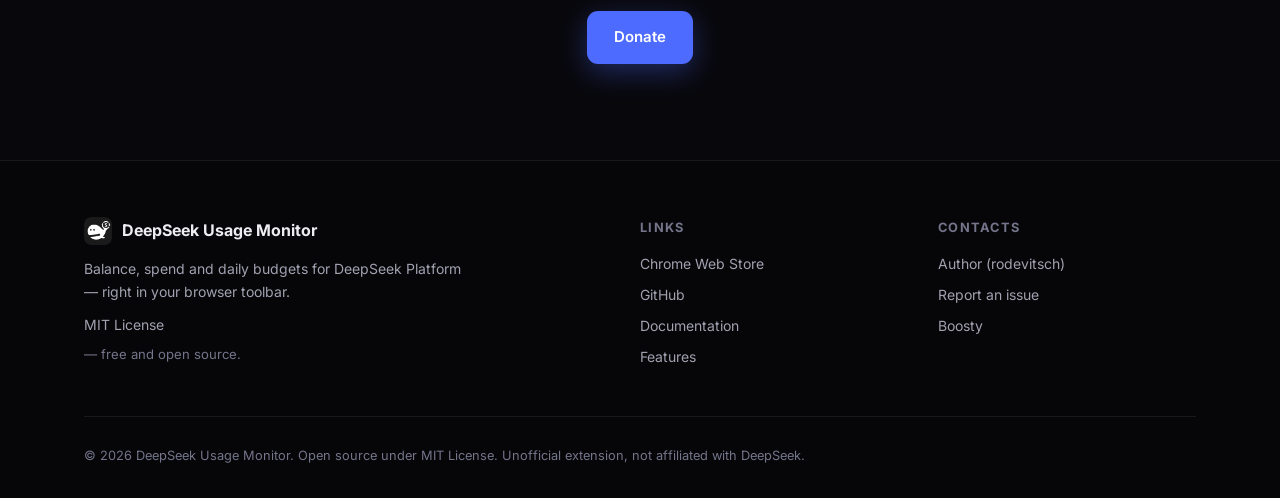
<file: en/index.html>
<!DOCTYPE html>
<html lang="en">
<head>
  <meta charset="UTF-8">
  <meta name="viewport" content="width=device-width, initial-scale=1.0">
  <title>DeepSeek Usage Monitor — balance, spend and budgets in your Chrome toolbar</title>

  <link rel="icon" type="image/png" sizes="128x128" href="../assets/images/icon128.png">
  <link rel="icon" type="image/png" sizes="48x48" href="../assets/images/icon48.png">
  <link rel="icon" type="image/png" sizes="16x16" href="../assets/images/icon16.png">

  <meta name="description" data-i18n-content="meta.description" content="Расширение Chrome для DeepSeek Platform: баланс кошелька, траты за сегодня и по каждому API-ключу, график за 30 дней и дневные бюджеты — прямо в панели браузера. Без API-ключа и пароля.">
  <meta name="keywords" content="DeepSeek, DeepSeek Platform, usage monitor, баланс DeepSeek, траты API, бюджеты API-ключей, расширение Chrome, developer tools">
  <meta name="author" content="Dmitry Rodevich">
  <link rel="canonical" href="https://deepseek-usage-monitor.rodevich.com/">

  <meta property="og:type" content="website">
  <meta property="og:title" data-i18n-content="meta.ogTitle" content="DeepSeek Usage Monitor — расширение для Chrome">
  <meta property="og:description" data-i18n-content="meta.ogDesc" content="Баланс, траты за сегодня и по API-ключам, график за 30 дней и дневные бюджеты DeepSeek — прямо в панели браузера.">
  <meta property="og:image" content="assets/images/popup.png">
  <meta property="og:url" content="https://deepseek-usage-monitor.rodevich.com/">
  <meta property="og:locale" content="en_US">
  <meta name="twitter:card" content="summary_large_image">
  <meta name="twitter:title" data-i18n-content="meta.ogTitle" content="DeepSeek Usage Monitor — расширение для Chrome">
  <meta name="twitter:description" data-i18n-content="meta.ogDesc" content="Баланс, траты за сегодня и по API-ключам, график за 30 дней и дневные бюджеты DeepSeek — прямо в панели браузера.">
  <meta name="twitter:image" content="assets/images/popup.png">

  <meta name="theme-color" content="#0a0a0f">

  <link rel="alternate" hreflang="ru" href="https://deepseek-usage-monitor.rodevich.com/">
  <link rel="alternate" hreflang="en" href="https://deepseek-usage-monitor.rodevich.com/en/">
  <link rel="alternate" hreflang="de" href="https://deepseek-usage-monitor.rodevich.com/de/">
  <link rel="alternate" hreflang="es" href="https://deepseek-usage-monitor.rodevich.com/es/">
  <link rel="alternate" hreflang="fr" href="https://deepseek-usage-monitor.rodevich.com/fr/">
  <link rel="alternate" hreflang="hi" href="https://deepseek-usage-monitor.rodevich.com/hi/">
  <link rel="alternate" hreflang="id" href="https://deepseek-usage-monitor.rodevich.com/id/">
  <link rel="alternate" hreflang="ja" href="https://deepseek-usage-monitor.rodevich.com/ja/">
  <link rel="alternate" hreflang="pt-BR" href="https://deepseek-usage-monitor.rodevich.com/pt_BR/">
  <link rel="alternate" hreflang="zh-CN" href="https://deepseek-usage-monitor.rodevich.com/zh_CN/">
  <link rel="alternate" hreflang="x-default" href="https://deepseek-usage-monitor.rodevich.com/">

  <link rel="preconnect" href="https://fonts.googleapis.com">
  <link rel="preconnect" href="https://fonts.gstatic.com" crossorigin>
  <link href="https://fonts.googleapis.com/css2?family=Inter:wght@400;500;600;700;800&family=Fira+Code:wght@400;500&display=swap" rel="stylesheet">
  <link rel="stylesheet" href="../styles.css">

  <script type="application/ld+json">
  {
    "@context": "https://schema.org",
    "@type": "SoftwareApplication",
    "name": "DeepSeek Usage Monitor",
    "applicationCategory": "DeveloperApplication",
    "operatingSystem": "Chrome 116+",
    "url": "https://deepseek-usage-monitor.rodevich.com/",
    "downloadUrl": "https://chromewebstore.google.com/detail/deepseek-usage-monitor/bgnofdddgahndpccpfnlddggfmcjbcco",
    "offers": { "@type": "Offer", "price": "0", "priceCurrency": "USD" },
    "author": { "@type": "Person", "name": "Dmitry Rodevich", "url": "https://rodevich.com" },
    "description": "Баланс кошелька, траты за сегодня и по API-ключам, график за 30 дней и дневные бюджеты DeepSeek Platform прямо в панели браузера."
  }
  </script>
</head>
<body>

  <!-- ===== Background ===== -->
  <div class="bg-glow" aria-hidden="true"></div>
  <div class="bg-grid" aria-hidden="true"></div>

  <!-- ===== Nav ===== -->
  <nav id="navbar">
    <div class="container">
      <a href="#" class="nav-brand">
        <img src="../assets/images/icon48.png" alt="DeepSeek Usage Monitor">
        DeepSeek Usage
      </a>
      <ul class="nav-links" id="navLinks">
        <li><a href="#features" data-i18n="nav.features">Features</a></li>
        <li><a href="#budgets" data-i18n="nav.budgets">Budgets</a></li>
        <li><a href="#screenshots" data-i18n="nav.screenshots">Screenshots</a></li>
        <li><a href="#privacy" data-i18n="nav.privacy">Privacy</a></li>
        <li><a href="#faq" data-i18n="nav.faq">FAQ</a></li>
        <li><a href="https://github.com/rodewitsch/deepseek-usage-monitor" target="_blank" rel="noopener">GitHub</a></li>
        <li>
          <a class="nav-cta" href="https://chromewebstore.google.com/detail/deepseek-usage-monitor/bgnofdddgahndpccpfnlddggfmcjbcco?authuser=0" target="_blank" rel="noopener" data-i18n="nav.install">Install</a>
        </li>
      </ul>
      <div class="nav-side">
        <div class="lang-switch" id="langSwitch">
          <button type="button" class="lang-btn" aria-haspopup="true" aria-expanded="false" aria-label="Language" data-i18n-aria-label="a11y.lang">
            <svg viewBox="0 0 24 24" fill="none" stroke="currentColor" stroke-width="2" stroke-linecap="round" stroke-linejoin="round" aria-hidden="true"><circle cx="12" cy="12" r="9"/><path d="M3 12h18"/><path d="M12 3a15 15 0 0 1 0 18a15 15 0 0 1 0-18"/></svg>
            <span class="lang-code">EN</span>
          </button>
          <div class="lang-menu" role="menu">
            <a href="../" hreflang="ru">Русский</a>
            <a href="../en/" hreflang="en" class="active" aria-current="true">English</a>
            <a href="../de/" hreflang="de">Deutsch</a>
            <a href="../es/" hreflang="es">Español</a>
            <a href="../fr/" hreflang="fr">Français</a>
            <a href="../hi/" hreflang="hi">हिन्दी</a>
            <a href="../id/" hreflang="id">Bahasa Indonesia</a>
            <a href="../ja/" hreflang="ja">日本語</a>
            <a href="../pt_BR/" hreflang="pt_BR">Português (Brasil)</a>
            <a href="../zh_CN/" hreflang="zh_CN">简体中文</a>
          </div>
        </div>
        <button class="mobile-toggle" id="mobileToggle" aria-label="Menu" aria-expanded="false" data-i18n-aria-label="a11y.menu">
          <span></span><span></span><span></span>
        </button>
      </div>
    </div>
  </nav>

  <!-- ===== Hero ===== -->
  <section class="hero">
    <div class="container hero-grid">
      <div class="hero-text">
        <div class="hero-badge">
          <span class="dot"></span>
          <span data-i18n="hero.badge">Available in the Chrome Web Store</span>
        </div>

        <h1 data-i18n-html="hero.title">Your <span class="grad">DeepSeek</span><br>under control</h1>

        <p class="hero-sub" data-i18n="hero.sub">Wallet balance, today's spend and per-API-key spend, a 30-day chart and daily budgets — right in your browser toolbar. No API key, no password, no separate sign-in.</p>

        <div class="hero-buttons">
          <a class="btn btn-primary" href="https://chromewebstore.google.com/detail/deepseek-usage-monitor/bgnofdddgahndpccpfnlddggfmcjbcco?authuser=0" target="_blank" rel="noopener">
            <svg width="18" height="18" viewBox="0 0 24 24" fill="none" stroke="currentColor" stroke-width="3" stroke-linecap="round" stroke-linejoin="round" aria-hidden="true"><path d="M12 4v12"/><path d="M6 10l6 6 6-6"/><path d="M4 20h16"/></svg>
            <span data-i18n="hero.install">Install from Chrome Web Store</span>
          </a>
          <a class="btn btn-ghost" href="https://github.com/rodewitsch/deepseek-usage-monitor" target="_blank" rel="noopener">
            <svg width="18" height="18" viewBox="0 0 24 24" fill="currentColor" aria-hidden="true"><path d="M12 0C5.37 0 0 5.37 0 12c0 5.31 3.435 9.795 8.205 11.385.6.105.825-.255.825-.57 0-.285-.015-1.23-.015-2.235-3.015.555-3.795-.735-4.035-1.41-.135-.345-.72-1.41-1.23-1.695-.42-.225-1.02-.78-.015-.795.945-.015 1.62.87 1.845 1.23 1.08 1.815 2.805 1.305 3.495.99.105-.78.42-1.305.765-1.605-2.67-.3-5.46-1.335-5.46-5.925 0-1.305.465-2.385 1.23-3.225-.12-.3-.54-1.53.12-3.18 0 0 1.005-.315 3.3 1.23.96-.27 1.98-.405 3-.405s2.04.135 3 .405c2.295-1.56 3.3-1.23 3.3-1.23.66 1.65.24 2.88.12 3.18.765.84 1.23 1.905 1.23 3.225 0 4.605-2.805 5.625-5.475 5.925.435.375.81 1.095.81 2.22 0 1.605-.015 2.895-.015 3.3 0 .315.225.69.825.57A12.02 12.02 0 0 0 24 12c0-6.63-5.37-12-12-12z"/></svg>
            <span data-i18n="hero.source">Source code</span>
          </a>
        </div>

        <ul class="hero-points">
          <li data-i18n="hero.point1">Toolbar badge with live numbers</li>
          <li data-i18n="hero.point2">Spend tracking for every API key</li>
          <li data-i18n="hero.point3">Daily budgets and notifications</li>
          <li data-i18n="hero.point4">No telemetry, no analytics</li>
        </ul>
      </div>

      <div class="hero-visual">
        <div class="browser-frame">
          <div class="browser-bar">
            <span class="traffic"></span><span class="traffic"></span><span class="traffic"></span>
            <div class="url-bar">
              <span class="badge-demo">14%</span>
              platform.deepseek.com
            </div>
            <img class="ext-icon" src="../assets/images/icon32.png" alt="">
          </div>
          <div class="popup-wrap">
            <img src="../assets/images/popup.png" alt="DeepSeek Usage Monitor popup" data-i18n-alt="alt.popup" width="432" height="700">
          </div>
        </div>
      </div>
    </div>
  </section>

  <!-- ===== Features ===== -->
  <section class="section" id="features">
    <div class="container">
      <div class="section-head">
        <span class="section-label" data-i18n="features.label">Features</span>
        <h2 class="section-title" data-i18n="features.title">Everything about your spend at a glance</h2>
        <p class="section-sub" data-i18n="features.sub">The extension repeats only the requests the DeepSeek web console makes and turns them into a readable dashboard.</p>
      </div>

      <div class="features-grid">
        <article class="feature-card">
          <div class="feature-icon">
            <svg viewBox="0 0 24 24" fill="none" stroke="currentColor" stroke-width="2" stroke-linecap="round" stroke-linejoin="round" aria-hidden="true"><rect x="2" y="7" width="20" height="14" rx="2"/><path d="M16 7V5a2 2 0 0 0-2-2h-4a2 2 0 0 0-2 2v2"/><path d="M2 12h20"/></svg>
          </div>
          <h3 data-i18n="f1.title">Wallet balance</h3>
          <p data-i18n="f1.desc">Paid and bonus balance shown separately. The badge turns red once your balance drops below the threshold you set.</p>
        </article>

        <article class="feature-card">
          <div class="feature-icon">
            <svg viewBox="0 0 24 24" fill="none" stroke="currentColor" stroke-width="2" stroke-linecap="round" stroke-linejoin="round" aria-hidden="true"><path d="M3 17l6-6 4 4 8-8"/><path d="M17 7h4v4"/></svg>
          </div>
          <h3 data-i18n="f2.title">Spend today</h3>
          <p data-i18n="f2.desc">Today's spend and token count. “Today” is fetched on its own so the number is accurate until the day rolls over.</p>
        </article>

        <article class="feature-card">
          <div class="feature-icon">
            <svg viewBox="0 0 24 24" fill="none" stroke="currentColor" stroke-width="2" stroke-linecap="round" stroke-linejoin="round" aria-hidden="true"><path d="M21 2l-2 2m-7.61 7.61a5.5 5.5 0 1 1-7.778 7.778 5.5 5.5 0 0 1 7.777-7.777zm0 0L15.5 7.5m0 0l3 3L22 7l-3-3m-3.5 3.5L19 4"/></svg>
          </div>
          <h3 data-i18n="f3.title">Per-key accounting</h3>
          <p data-i18n="f3.desc">See which key costs the most. The badge and the chart can be scoped to a single key or any selection of keys.</p>
        </article>

        <article class="feature-card">
          <div class="feature-icon">
            <svg viewBox="0 0 24 24" fill="none" stroke="currentColor" stroke-width="2" stroke-linecap="round" stroke-linejoin="round" aria-hidden="true"><rect x="3" y="3" width="7" height="9"/><rect x="14" y="3" width="7" height="5"/><rect x="14" y="12" width="7" height="9"/><rect x="3" y="16" width="7" height="5"/></svg>
          </div>
          <h3 data-i18n="f4.title">30-day chart</h3>
          <p data-i18n="f4.desc">Daily bars for the selected window. Click keys in the list and the bars become stacked segments with a colour legend.</p>
        </article>

        <article class="feature-card">
          <div class="feature-icon">
            <svg viewBox="0 0 24 24" fill="none" stroke="currentColor" stroke-width="2" stroke-linecap="round" stroke-linejoin="round" aria-hidden="true"><path d="M12 2a7 7 0 0 0-7 7c0 5 7 13 7 13s7-8 7-13a7 7 0 0 0-7-7z"/><circle cx="12" cy="9" r="2.5"/></svg>
          </div>
          <h3 data-i18n="f5.title">Badge on your metric</h3>
          <p data-i18n="f5.desc">Spend today, spend in the period, balance or tokens — you decide what the toolbar icon shows.</p>
        </article>

        <article class="feature-card">
          <div class="feature-icon">
            <svg viewBox="0 0 24 24" fill="none" stroke="currentColor" stroke-width="2" stroke-linecap="round" stroke-linejoin="round" aria-hidden="true"><circle cx="12" cy="12" r="9"/><path d="M12 7v5l3 2"/></svg>
          </div>
          <h3 data-i18n="f6.title">Auto refresh</h3>
          <p data-i18n="f6.desc">Data refreshes in the background on a schedule (once a minute by default) or not at all. A manual refresh button is always there.</p>
        </article>
      </div>
    </div>
  </section>

  <!-- ===== Budgets ===== -->
  <section class="section section-alt" id="budgets">
    <div class="container">
      <div class="split">
        <div class="split-text">
          <span class="section-label" data-i18n="budgets.label">Budgets</span>
          <h2 class="section-title" data-i18n-html="budgets.title">Stop overpaying<br>for API keys</h2>
          <p class="split-sub" data-i18n="budgets.sub">Set a daily budget for the whole account and one for each key. The badge turns green, orange or red according to the budget closest to its limit.</p>

          <ul class="check-list">
            <li data-i18n="budgets.li1">Account-wide budget plus independent per-key budgets</li>
            <li data-i18n="budgets.li2">Configurable warning threshold (90 % by default)</li>
            <li data-i18n="budgets.li3">Desktop notification when nearing and when exceeding a limit</li>
            <li data-i18n="budgets.li4">One notification per day per budget — no spam</li>
          </ul>

          <div class="stat-row">
            <div class="stat"><strong>11%</strong><span data-i18n="budgets.stat1">of budget used</span></div>
            <div class="stat"><strong>$8.87</strong><span data-i18n="budgets.stat2">left for today</span></div>
            <div class="stat stat-danger"><strong>113%</strong><span data-i18n="budgets.stat3">key limit</span></div>
          </div>
        </div>

        <div class="split-visual">
          <div class="budget-card">
            <div class="budget-head">
              <span class="budget-title">Daily Budget · vscode_asus</span>
              <span class="budget-pct ok">11%</span>
            </div>
            <div class="bar"><span class="bar-fill ok" style="width:11%"></span><span class="bar-warn" style="left:90%"></span></div>
            <p class="budget-note" data-i18n="budgets.card1">$1.13 spent · $8.87 left of $10.00</p>
          </div>

          <div class="budget-card">
            <div class="budget-head">
              <span class="budget-title" data-i18n="budgets.card2title">vscode_asus (per key)</span>
              <span class="budget-pct danger">113%</span>
            </div>
            <div class="bar"><span class="bar-fill danger" style="width:100%"></span><span class="bar-warn" style="left:90%"></span></div>
            <p class="budget-note" data-i18n="budgets.card2">$1.13 spent · over by $0.13 of $1.00</p>
          </div>

          <div class="budget-card">
            <div class="budget-head">
              <span class="budget-title" data-i18n="budgets.card3title">vscode_work (per key)</span>
              <span class="budget-pct ok">13%</span>
            </div>
            <div class="bar"><span class="bar-fill ok" style="width:13%"></span><span class="bar-warn" style="left:90%"></span></div>
            <p class="budget-note" data-i18n="budgets.card3">$0.13 spent · $0.87 left of $1.00</p>
          </div>

          <div class="budget-card muted">
            <div class="budget-head">
              <span class="budget-title" data-i18n="budgets.card4title">vscode (per key)</span>
              <span class="budget-pct">off</span>
            </div>
            <div class="bar"><span class="bar-fill" style="width:0"></span></div>
            <p class="budget-note" data-i18n="budgets.card4">Budget for this key is off</p>
          </div>
        </div>
      </div>
    </div>
  </section>

  <!-- ===== How it works ===== -->
  <section class="section" id="how-it-works">
    <div class="container">
      <div class="section-head">
        <span class="section-label" data-i18n="how.label">How it works</span>
        <h2 class="section-title" data-i18n="how.title">Three steps to your first chart</h2>
        <p class="section-sub" data-i18n="how.sub">No separate sign-up and no API key — the extension reuses the session already open in your browser.</p>
      </div>

      <div class="steps">
        <div class="step">
          <span class="step-num">01</span>
          <h4 data-i18n="how.s1title">Install the extension</h4>
          <p data-i18n="how.s1desc">One click from the Chrome Web Store. Requires Chrome 116 or newer.</p>
        </div>
        <div class="step">
          <span class="step-num">02</span>
          <h4 data-i18n="how.s2title">Open platform.deepseek.com</h4>
          <p data-i18n="how.s2desc">Sign in — the session is picked up automatically.</p>
        </div>
        <div class="step">
          <span class="step-num">03</span>
          <h4 data-i18n="how.s3title">Click the toolbar icon</h4>
          <p data-i18n="how.s3desc">The first refresh happens by itself. After that data updates in the background.</p>
        </div>
      </div>
    </div>
  </section>

  <!-- ===== Screenshots ===== -->
  <section class="section section-alt" id="screenshots">
    <div class="container">
      <div class="section-head">
        <span class="section-label" data-i18n="shots.label">Screenshots</span>
        <h2 class="section-title" data-i18n="shots.title">What it looks like</h2>
        <p class="section-sub" data-i18n="shots.sub">Dark interface, dense grid and not a single unnecessary button.</p>
      </div>

      <div class="shots">
        <figure class="shot">
          <div class="shot-body">
            <img src="../assets/images/popup.png" alt="Popup: balance, spend today and chart" data-i18n-alt="alt.popupShot" loading="lazy" width="432" height="700">
          </div>
          <figcaption>
            <h4 data-i18n="shots.popupTitle">Popup</h4>
            <p data-i18n="shots.popupDesc">Balance, today's spend and tokens, budget bars, chart and the list of API keys.</p>
          </figcaption>
        </figure>

        <figure class="shot">
          <div class="shot-body">
            <img src="../assets/images/options.png" alt="Options page: badge, refresh, budgets, session" data-i18n-alt="alt.optionsShot" loading="lazy" width="1280" height="1280">
          </div>
          <figcaption>
            <h4 data-i18n="shots.optionsTitle">Settings</h4>
            <p data-i18n="shots.optionsDesc">Badge metric, key selection, refresh interval, aggregation window, budgets and thresholds.</p>
          </figcaption>
        </figure>
      </div>
    </div>
  </section>

  <!-- ===== Privacy ===== -->
  <section class="section" id="privacy">
    <div class="container">
      <div class="privacy-box">
        <div class="privacy-icon">
          <svg viewBox="0 0 24 24" fill="none" stroke="currentColor" stroke-width="2" stroke-linecap="round" stroke-linejoin="round" aria-hidden="true"><rect x="3" y="11" width="18" height="11" rx="2"/><path d="M7 11V7a5 5 0 0 1 10 0v4"/></svg>
        </div>
        <div>
          <h2 data-i18n="privacy.title">Private by default</h2>
          <p data-i18n-html="privacy.text">The extension talks only to <code>platform.deepseek.com</code> and makes the same read-only requests the DeepSeek web console does. No API key and no password are stored — it reuses the session already open in your browser. All data stays on your own computer: no telemetry, analytics, ads or third-party sharing. Remove the extension and the data is gone.</p>
        </div>
      </div>

      <div class="privacy-grid">
        <div class="privacy-item">
          <h4 data-i18n="privacy.i1title">3 requests</h4>
          <p data-i18n="privacy.i1desc">Only the console endpoints needed for balance and spend.</p>
        </div>
        <div class="privacy-item">
          <h4 data-i18n="privacy.i2title">0 third-party domains</h4>
          <p data-i18n="privacy.i2desc">No external servers, CDNs or error reporting.</p>
        </div>
        <div class="privacy-item">
          <h4 data-i18n="privacy.i3title">Local storage</h4>
          <p data-i18n-html="privacy.i3desc">Settings and cached figures live in <code>chrome.storage.local</code>.</p>
        </div>
        <div class="privacy-item">
          <h4 data-i18n="privacy.i4title">Open source</h4>
          <p data-i18n="privacy.i4desc">MIT licence, sources on GitHub — every line can be checked.</p>
        </div>
      </div>
    </div>
  </section>

  <!-- ===== FAQ ===== -->
  <section class="section section-alt" id="faq">
    <div class="container container-narrow">
      <div class="section-head">
        <span class="section-label">FAQ</span>
        <h2 class="section-title" data-i18n="faq.title">Frequently asked</h2>
      </div>

      <details class="faq" open>
        <summary data-i18n="faq.q1">Do I need a DeepSeek API key?</summary>
        <p data-i18n-html="faq.a1">No. The extension uses the session already open in your browser on <code>platform.deepseek.com</code>. No API key or password is requested or stored.</p>
      </details>

      <details class="faq">
        <summary data-i18n="faq.q2">Does the extension send my data anywhere else?</summary>
        <p data-i18n-html="faq.a2">No. Requests go only to <code>platform.deepseek.com</code>; everything else stays local. No analytics, telemetry or ads.</p>
      </details>

      <details class="faq">
        <summary data-i18n="faq.q3">The badge shows “−”, what should I do?</summary>
        <p data-i18n-html="faq.a3">The DeepSeek WAF token expired. Open <code>platform.deepseek.com</code> once — the token renews itself and the extension picks it up on the next refresh. The extension never opens tabs on its own.</p>
      </details>

      <details class="faq">
        <summary data-i18n="faq.q4">The badge shows “!” or an authorization error</summary>
        <p data-i18n="faq.a4">The session was not found or has expired. Sign in to the platform, then press “Re-detect session” in the extension settings.</p>
      </details>

      <details class="faq">
        <summary data-i18n="faq.q5">How accurate is the “today” figure?</summary>
        <p data-i18n="faq.a5">The platform's daily series does not include the current day until it ends, so the extension takes “today” from the hourly series and adds it to the chart separately.</p>
      </details>

      <details class="faq">
        <summary data-i18n="faq.q6">Is there a Firefox version?</summary>
        <p data-i18n="faq.a6">Chrome and Chromium-based browsers only (Edge, Brave, Arc) — Chrome 116+ is required.</p>
      </details>
    </div>
  </section>

  <!-- ===== CTA ===== -->
  <section class="cta-section">
    <div class="container">
      <img class="cta-icon" src="../assets/images/icon128.png" alt="" width="72" height="72">
      <h2 data-i18n="cta.title">Install for free</h2>
      <p data-i18n="cta.sub">The extension is completely free and open source.</p>
      <div class="cta-buttons">
        <a class="btn btn-primary" href="https://chromewebstore.google.com/detail/deepseek-usage-monitor/bgnofdddgahndpccpfnlddggfmcjbcco?authuser=0" target="_blank" rel="noopener" data-i18n="cta.install">Install from Chrome Web Store</a>
        <a class="btn btn-ghost" href="https://github.com/rodewitsch/deepseek-usage-monitor" target="_blank" rel="noopener" data-i18n="cta.source">View source code</a>
      </div>
    </div>
  </section>

  <!-- ===== Support ===== -->
  <section class="section support-section">
    <div class="container container-narrow">
      <h2 data-i18n="support.title">Support the project</h2>
      <p data-i18n="support.text">Your support is much appreciated. Every donation goes into developing projects and keeping the infrastructure running 💙</p>
      <a class="btn btn-primary" href="https://boosty.to/rodevich/donate" target="_blank" rel="noopener" data-i18n="support.button">Donate</a>
    </div>
  </section>

  <!-- ===== Footer ===== -->
  <footer>
    <div class="container footer-grid">
      <div>
        <div class="footer-brand">
          <img src="../assets/images/icon48.png" alt="" width="28" height="28">
          DeepSeek Usage Monitor
        </div>
        <p data-i18n="footer.desc">Balance, spend and daily budgets for DeepSeek Platform — right in your browser toolbar.</p>
        <p class="muted">
          <a href="https://github.com/rodewitsch/deepseek-usage-monitor/blob/main/LICENSE" target="_blank" rel="noopener">MIT License</a>
          <span data-i18n="footer.license">— free and open source.</span>
        </p>
      </div>
      <div>
        <h4 data-i18n="footer.links">Links</h4>
        <a href="https://chromewebstore.google.com/detail/deepseek-usage-monitor/bgnofdddgahndpccpfnlddggfmcjbcco?authuser=0" target="_blank" rel="noopener">Chrome Web Store</a>
        <a href="https://github.com/rodewitsch/deepseek-usage-monitor" target="_blank" rel="noopener">GitHub</a>
        <a href="https://github.com/rodewitsch/deepseek-usage-monitor/blob/main/README.md" target="_blank" rel="noopener" data-i18n="footer.docs">Documentation</a>
        <a href="#features" data-i18n="footer.features">Features</a>
      </div>
      <div>
        <h4 data-i18n="footer.contacts">Contacts</h4>
        <a href="https://rodevich.com" target="_blank" rel="noopener" data-i18n="footer.author">Author (rodevitsch)</a>
        <a href="https://github.com/rodewitsch/deepseek-usage-monitor/issues" target="_blank" rel="noopener" data-i18n="footer.bug">Report an issue</a>
        <a href="https://boosty.to/rodevich" target="_blank" rel="noopener">Boosty</a>
      </div>
      <div class="footer-bottom">
        © <span id="year">2026</span> DeepSeek Usage Monitor. <span data-i18n="footer.bottom">Open source under MIT License.</span>
        <span data-i18n="footer.disclaimer">Unofficial extension, not affiliated with DeepSeek.</span>
      </div>
    </div>
  </footer>

  <button id="goToTop" class="go-to-top" aria-label="Back to top" data-i18n-aria-label="a11y.toTop">
    <svg width="20" height="20" viewBox="0 0 24 24" fill="none" stroke="currentColor" stroke-width="2.5" stroke-linecap="round" stroke-linejoin="round"><polyline points="18 15 12 9 6 15"/></svg>
  </button>

  <script src="../script.js"></script>
</body>
</html>
</file>
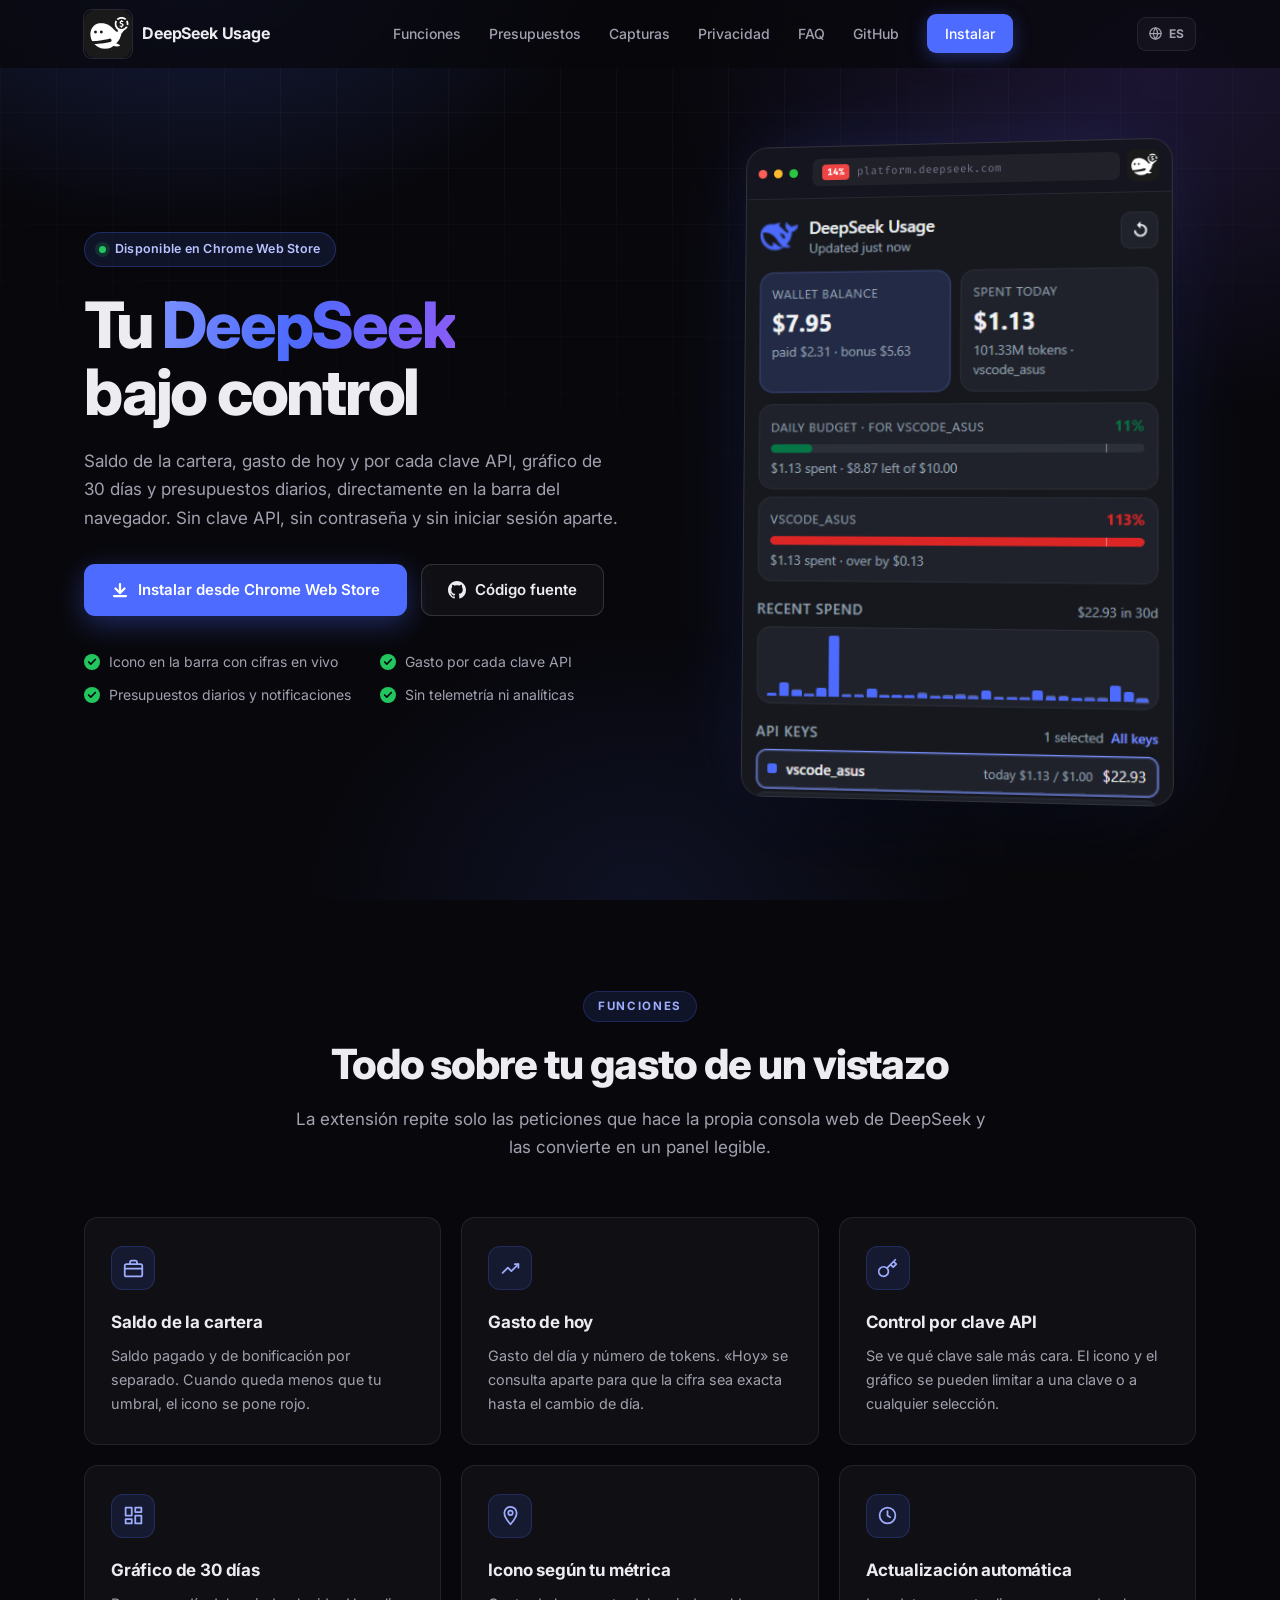
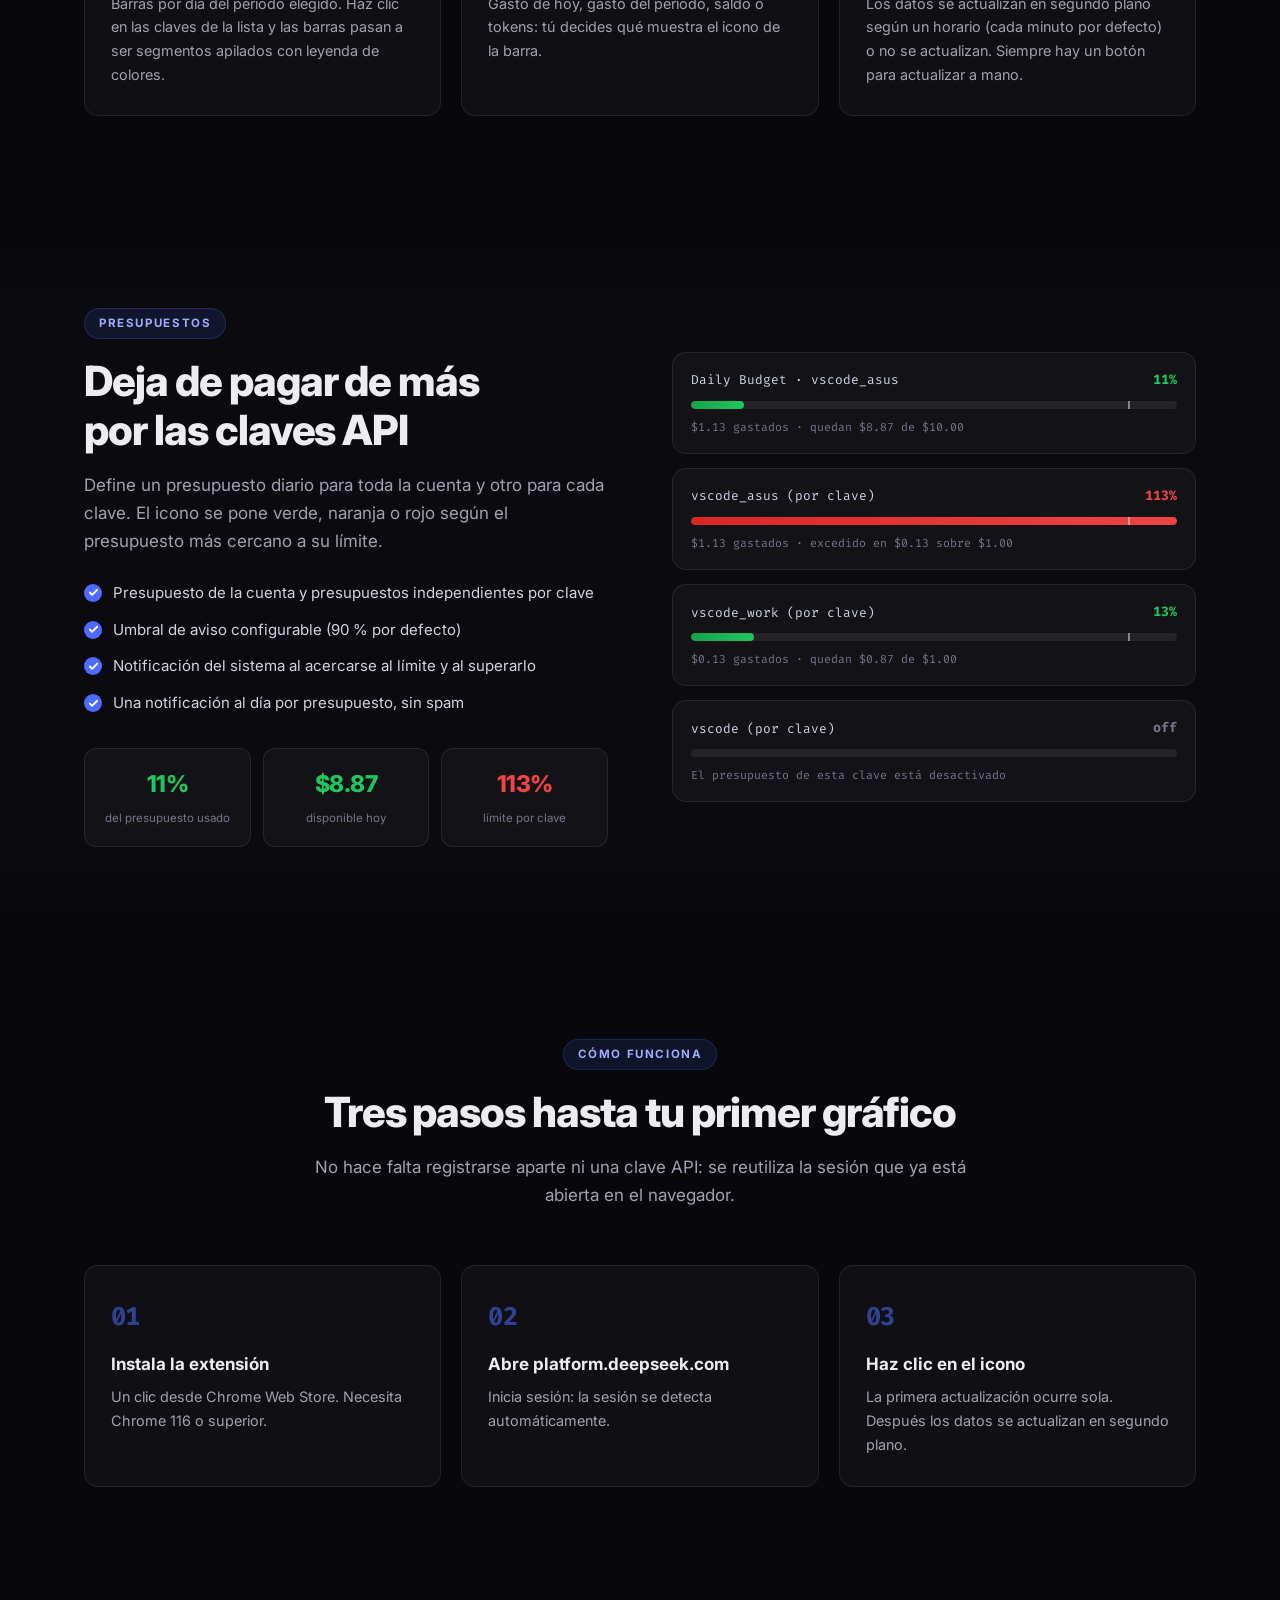
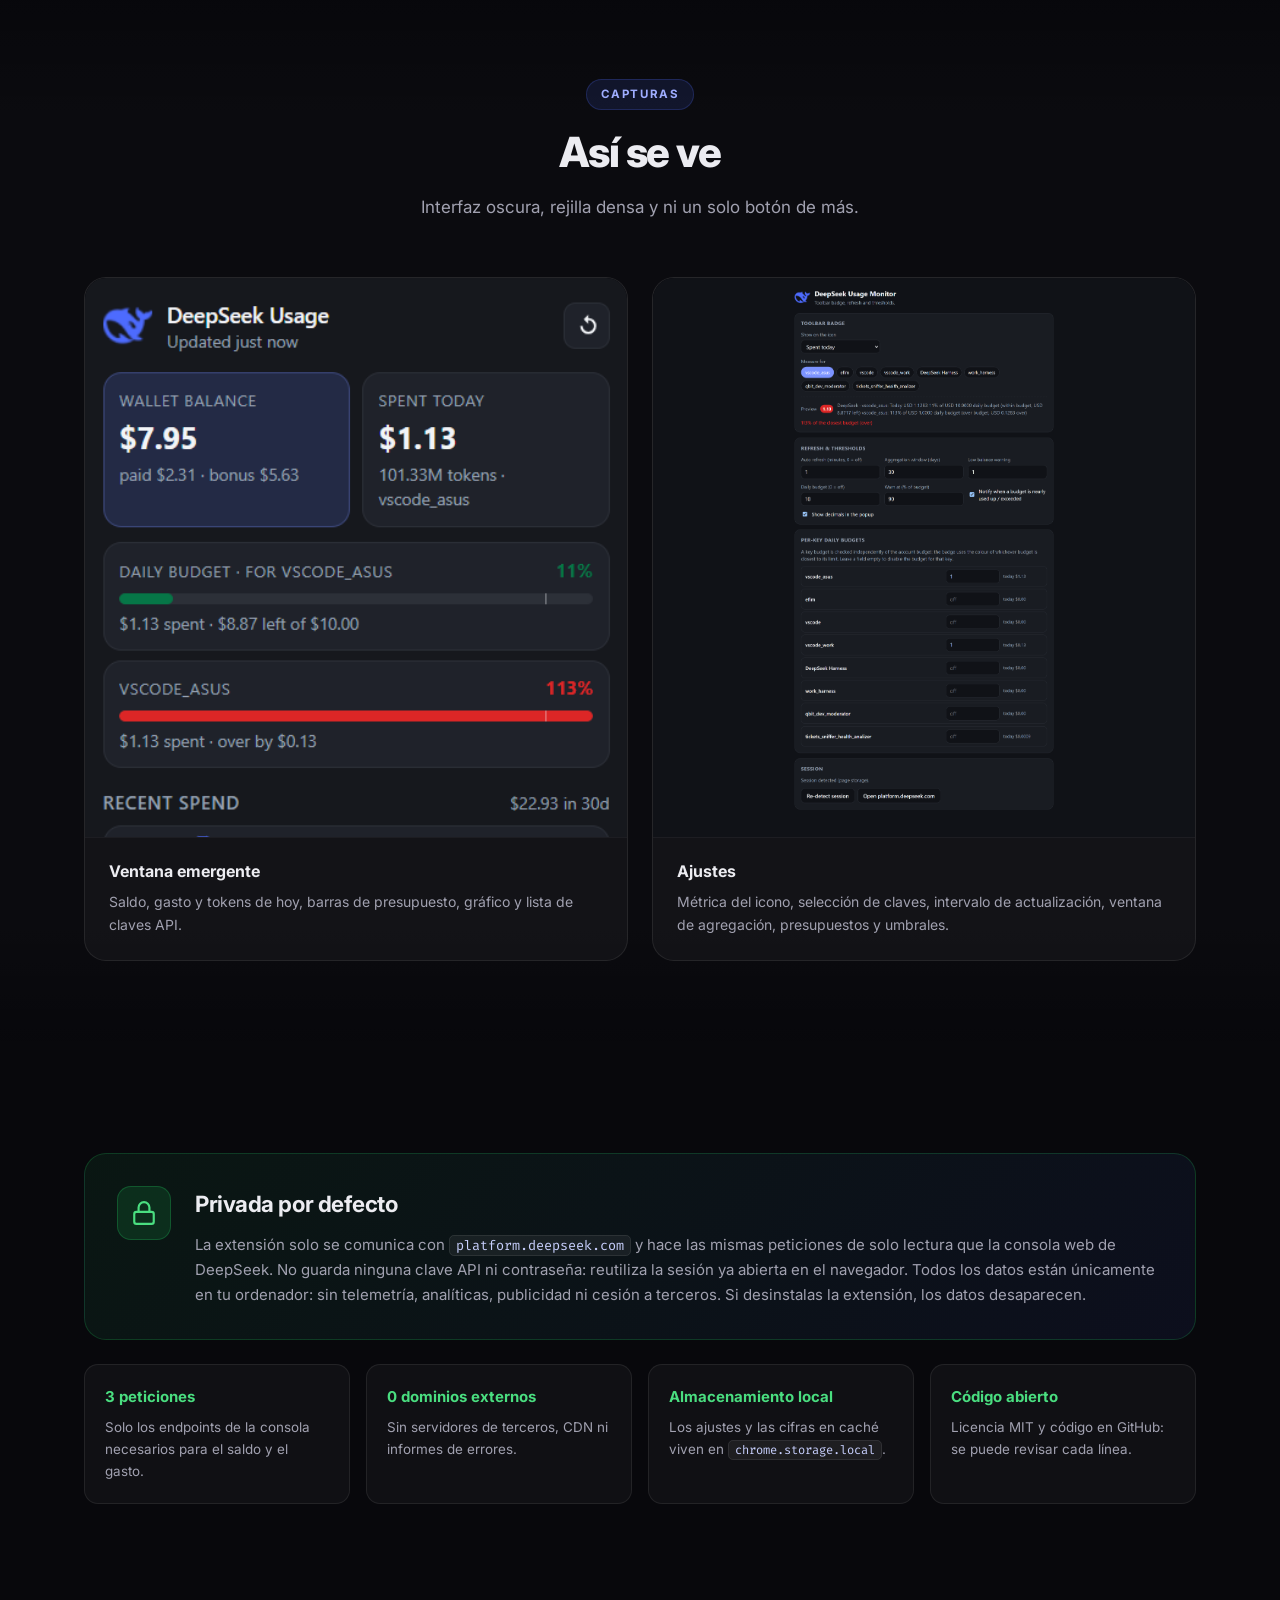
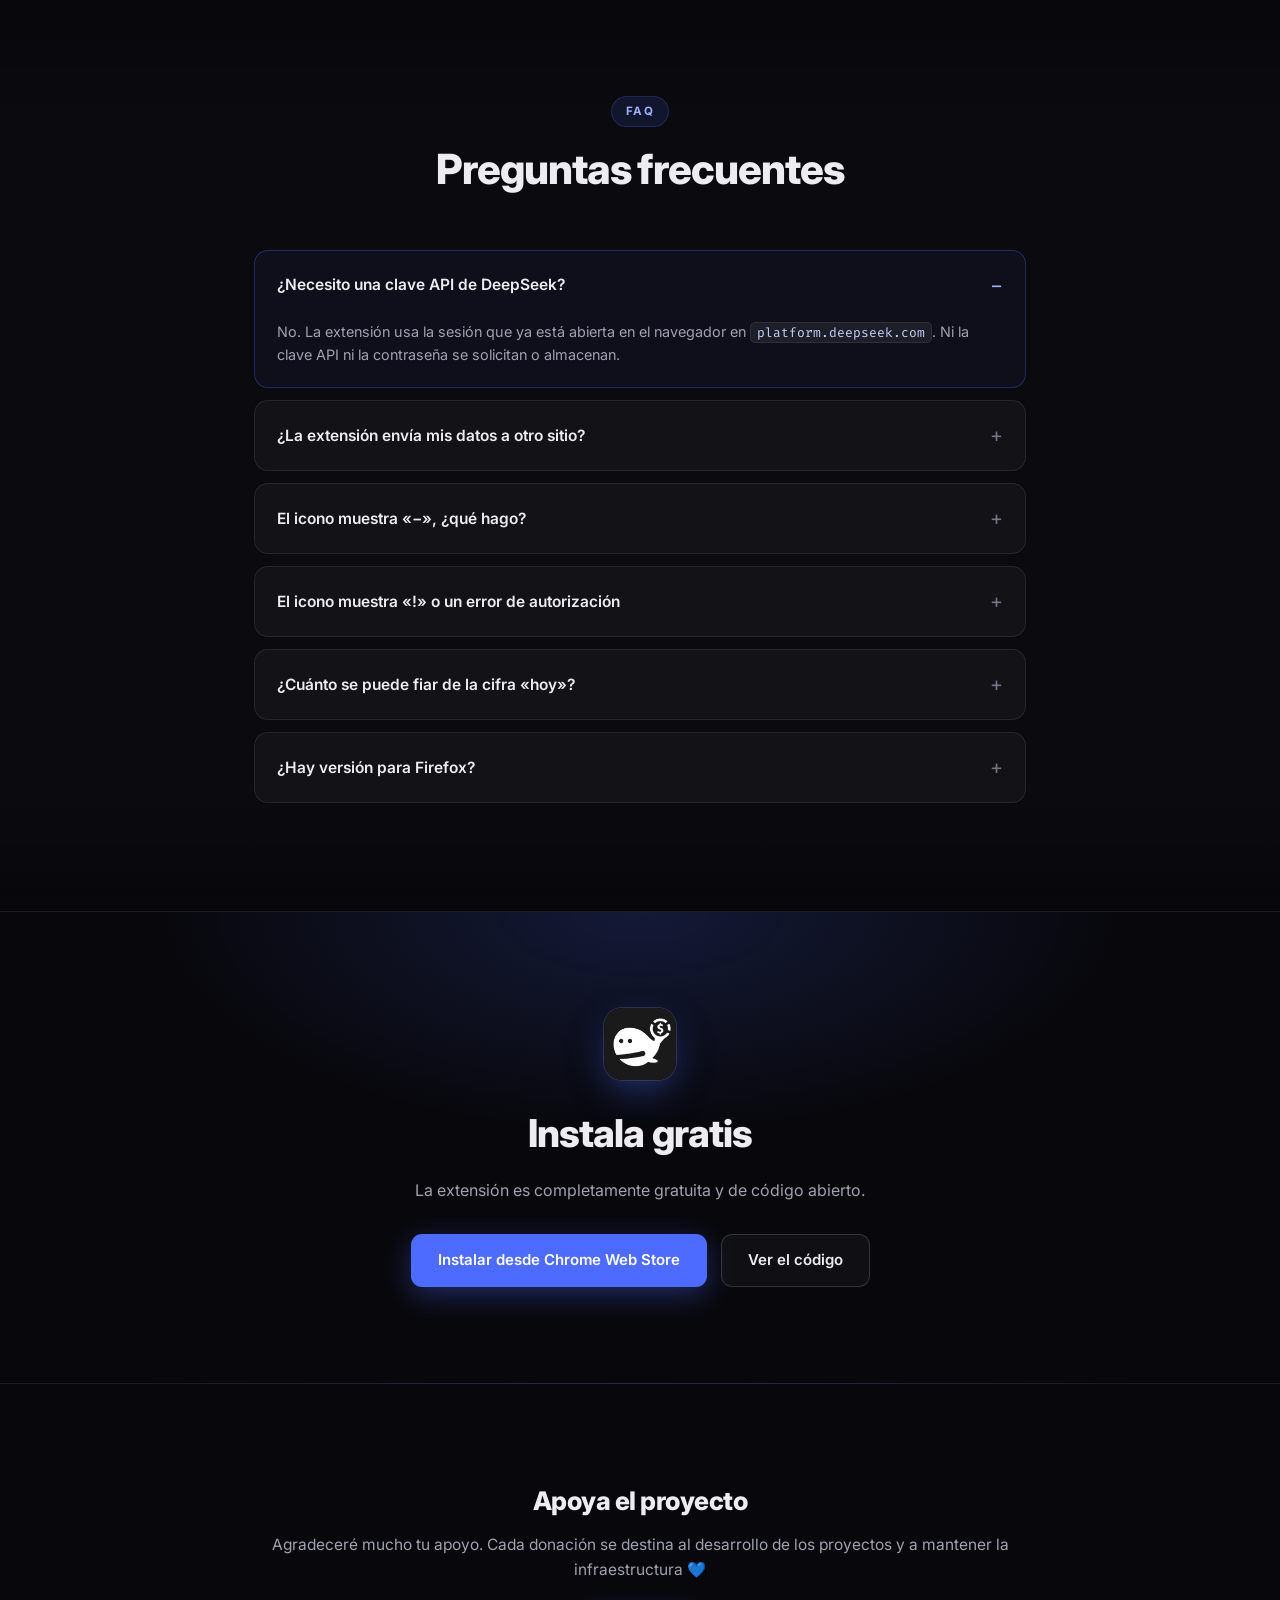
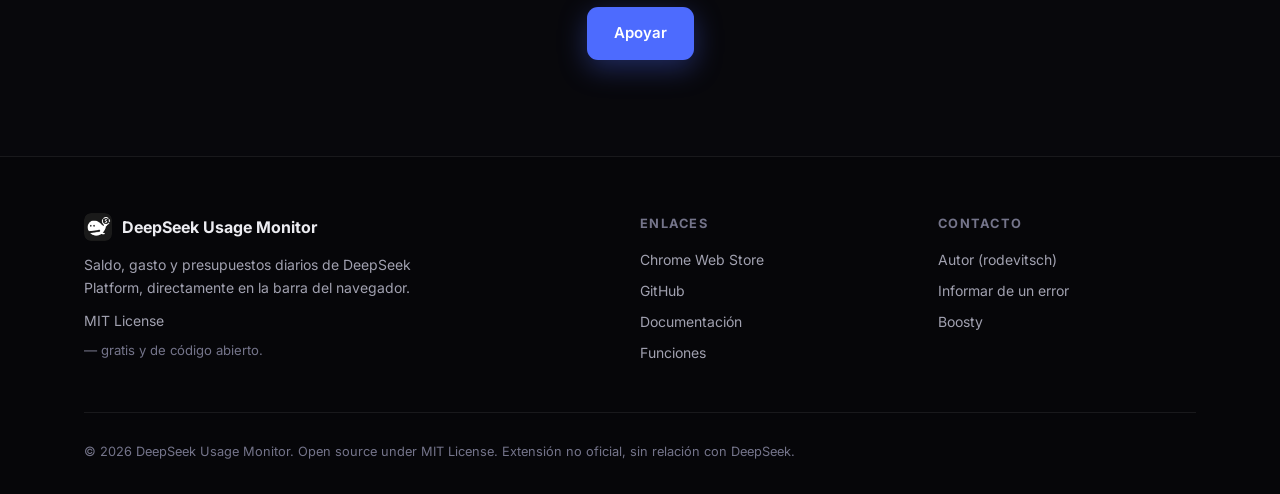
<file: es/index.html>
<!DOCTYPE html>
<html lang="es">
<head>
  <meta charset="UTF-8">
  <meta name="viewport" content="width=device-width, initial-scale=1.0">
  <title>DeepSeek Usage Monitor — saldo, gasto y presupuestos de DeepSeek en la barra de Chrome</title>

  <link rel="icon" type="image/png" sizes="128x128" href="../assets/images/icon128.png">
  <link rel="icon" type="image/png" sizes="48x48" href="../assets/images/icon48.png">
  <link rel="icon" type="image/png" sizes="16x16" href="../assets/images/icon16.png">

  <meta name="description" data-i18n-content="meta.description" content="Расширение Chrome для DeepSeek Platform: баланс кошелька, траты за сегодня и по каждому API-ключу, график за 30 дней и дневные бюджеты — прямо в панели браузера. Без API-ключа и пароля.">
  <meta name="keywords" content="DeepSeek, DeepSeek Platform, usage monitor, баланс DeepSeek, траты API, бюджеты API-ключей, расширение Chrome, developer tools">
  <meta name="author" content="Dmitry Rodevich">
  <link rel="canonical" href="https://deepseek-usage-monitor.rodevich.com/">

  <meta property="og:type" content="website">
  <meta property="og:title" data-i18n-content="meta.ogTitle" content="DeepSeek Usage Monitor — расширение для Chrome">
  <meta property="og:description" data-i18n-content="meta.ogDesc" content="Баланс, траты за сегодня и по API-ключам, график за 30 дней и дневные бюджеты DeepSeek — прямо в панели браузера.">
  <meta property="og:image" content="assets/images/popup.png">
  <meta property="og:url" content="https://deepseek-usage-monitor.rodevich.com/">
  <meta property="og:locale" content="es_ES">
  <meta name="twitter:card" content="summary_large_image">
  <meta name="twitter:title" data-i18n-content="meta.ogTitle" content="DeepSeek Usage Monitor — расширение для Chrome">
  <meta name="twitter:description" data-i18n-content="meta.ogDesc" content="Баланс, траты за сегодня и по API-ключам, график за 30 дней и дневные бюджеты DeepSeek — прямо в панели браузера.">
  <meta name="twitter:image" content="assets/images/popup.png">

  <meta name="theme-color" content="#0a0a0f">

  <link rel="alternate" hreflang="ru" href="https://deepseek-usage-monitor.rodevich.com/">
  <link rel="alternate" hreflang="en" href="https://deepseek-usage-monitor.rodevich.com/en/">
  <link rel="alternate" hreflang="de" href="https://deepseek-usage-monitor.rodevich.com/de/">
  <link rel="alternate" hreflang="es" href="https://deepseek-usage-monitor.rodevich.com/es/">
  <link rel="alternate" hreflang="fr" href="https://deepseek-usage-monitor.rodevich.com/fr/">
  <link rel="alternate" hreflang="hi" href="https://deepseek-usage-monitor.rodevich.com/hi/">
  <link rel="alternate" hreflang="id" href="https://deepseek-usage-monitor.rodevich.com/id/">
  <link rel="alternate" hreflang="ja" href="https://deepseek-usage-monitor.rodevich.com/ja/">
  <link rel="alternate" hreflang="pt-BR" href="https://deepseek-usage-monitor.rodevich.com/pt_BR/">
  <link rel="alternate" hreflang="zh-CN" href="https://deepseek-usage-monitor.rodevich.com/zh_CN/">
  <link rel="alternate" hreflang="x-default" href="https://deepseek-usage-monitor.rodevich.com/">

  <link rel="preconnect" href="https://fonts.googleapis.com">
  <link rel="preconnect" href="https://fonts.gstatic.com" crossorigin>
  <link href="https://fonts.googleapis.com/css2?family=Inter:wght@400;500;600;700;800&family=Fira+Code:wght@400;500&display=swap" rel="stylesheet">
  <link rel="stylesheet" href="../styles.css">

  <script type="application/ld+json">
  {
    "@context": "https://schema.org",
    "@type": "SoftwareApplication",
    "name": "DeepSeek Usage Monitor",
    "applicationCategory": "DeveloperApplication",
    "operatingSystem": "Chrome 116+",
    "url": "https://deepseek-usage-monitor.rodevich.com/",
    "downloadUrl": "https://chromewebstore.google.com/detail/deepseek-usage-monitor/bgnofdddgahndpccpfnlddggfmcjbcco",
    "offers": { "@type": "Offer", "price": "0", "priceCurrency": "USD" },
    "author": { "@type": "Person", "name": "Dmitry Rodevich", "url": "https://rodevich.com" },
    "description": "Баланс кошелька, траты за сегодня и по API-ключам, график за 30 дней и дневные бюджеты DeepSeek Platform прямо в панели браузера."
  }
  </script>
</head>
<body>

  <!-- ===== Background ===== -->
  <div class="bg-glow" aria-hidden="true"></div>
  <div class="bg-grid" aria-hidden="true"></div>

  <!-- ===== Nav ===== -->
  <nav id="navbar">
    <div class="container">
      <a href="#" class="nav-brand">
        <img src="../assets/images/icon48.png" alt="DeepSeek Usage Monitor">
        DeepSeek Usage
      </a>
      <ul class="nav-links" id="navLinks">
        <li><a href="#features" data-i18n="nav.features">Funciones</a></li>
        <li><a href="#budgets" data-i18n="nav.budgets">Presupuestos</a></li>
        <li><a href="#screenshots" data-i18n="nav.screenshots">Capturas</a></li>
        <li><a href="#privacy" data-i18n="nav.privacy">Privacidad</a></li>
        <li><a href="#faq" data-i18n="nav.faq">FAQ</a></li>
        <li><a href="https://github.com/rodewitsch/deepseek-usage-monitor" target="_blank" rel="noopener">GitHub</a></li>
        <li>
          <a class="nav-cta" href="https://chromewebstore.google.com/detail/deepseek-usage-monitor/bgnofdddgahndpccpfnlddggfmcjbcco?authuser=0" target="_blank" rel="noopener" data-i18n="nav.install">Instalar</a>
        </li>
      </ul>
      <div class="nav-side">
        <div class="lang-switch" id="langSwitch">
          <button type="button" class="lang-btn" aria-haspopup="true" aria-expanded="false" aria-label="Idioma" data-i18n-aria-label="a11y.lang">
            <svg viewBox="0 0 24 24" fill="none" stroke="currentColor" stroke-width="2" stroke-linecap="round" stroke-linejoin="round" aria-hidden="true"><circle cx="12" cy="12" r="9"/><path d="M3 12h18"/><path d="M12 3a15 15 0 0 1 0 18a15 15 0 0 1 0-18"/></svg>
            <span class="lang-code">ES</span>
          </button>
          <div class="lang-menu" role="menu">
            <a href="../" hreflang="ru">Русский</a>
            <a href="../en/" hreflang="en">English</a>
            <a href="../de/" hreflang="de">Deutsch</a>
            <a href="../es/" hreflang="es" class="active" aria-current="true">Español</a>
            <a href="../fr/" hreflang="fr">Français</a>
            <a href="../hi/" hreflang="hi">हिन्दी</a>
            <a href="../id/" hreflang="id">Bahasa Indonesia</a>
            <a href="../ja/" hreflang="ja">日本語</a>
            <a href="../pt_BR/" hreflang="pt_BR">Português (Brasil)</a>
            <a href="../zh_CN/" hreflang="zh_CN">简体中文</a>
          </div>
        </div>
        <button class="mobile-toggle" id="mobileToggle" aria-label="Menú" aria-expanded="false" data-i18n-aria-label="a11y.menu">
          <span></span><span></span><span></span>
        </button>
      </div>
    </div>
  </nav>

  <!-- ===== Hero ===== -->
  <section class="hero">
    <div class="container hero-grid">
      <div class="hero-text">
        <div class="hero-badge">
          <span class="dot"></span>
          <span data-i18n="hero.badge">Disponible en Chrome Web Store</span>
        </div>

        <h1 data-i18n-html="hero.title">Tu <span class="grad">DeepSeek</span><br>bajo control</h1>

        <p class="hero-sub" data-i18n="hero.sub">Saldo de la cartera, gasto de hoy y por cada clave API, gráfico de 30 días y presupuestos diarios, directamente en la barra del navegador. Sin clave API, sin contraseña y sin iniciar sesión aparte.</p>

        <div class="hero-buttons">
          <a class="btn btn-primary" href="https://chromewebstore.google.com/detail/deepseek-usage-monitor/bgnofdddgahndpccpfnlddggfmcjbcco?authuser=0" target="_blank" rel="noopener">
            <svg width="18" height="18" viewBox="0 0 24 24" fill="none" stroke="currentColor" stroke-width="3" stroke-linecap="round" stroke-linejoin="round" aria-hidden="true"><path d="M12 4v12"/><path d="M6 10l6 6 6-6"/><path d="M4 20h16"/></svg>
            <span data-i18n="hero.install">Instalar desde Chrome Web Store</span>
          </a>
          <a class="btn btn-ghost" href="https://github.com/rodewitsch/deepseek-usage-monitor" target="_blank" rel="noopener">
            <svg width="18" height="18" viewBox="0 0 24 24" fill="currentColor" aria-hidden="true"><path d="M12 0C5.37 0 0 5.37 0 12c0 5.31 3.435 9.795 8.205 11.385.6.105.825-.255.825-.57 0-.285-.015-1.23-.015-2.235-3.015.555-3.795-.735-4.035-1.41-.135-.345-.72-1.41-1.23-1.695-.42-.225-1.02-.78-.015-.795.945-.015 1.62.87 1.845 1.23 1.08 1.815 2.805 1.305 3.495.99.105-.78.42-1.305.765-1.605-2.67-.3-5.46-1.335-5.46-5.925 0-1.305.465-2.385 1.23-3.225-.12-.3-.54-1.53.12-3.18 0 0 1.005-.315 3.3 1.23.96-.27 1.98-.405 3-.405s2.04.135 3 .405c2.295-1.56 3.3-1.23 3.3-1.23.66 1.65.24 2.88.12 3.18.765.84 1.23 1.905 1.23 3.225 0 4.605-2.805 5.625-5.475 5.925.435.375.81 1.095.81 2.22 0 1.605-.015 2.895-.015 3.3 0 .315.225.69.825.57A12.02 12.02 0 0 0 24 12c0-6.63-5.37-12-12-12z"/></svg>
            <span data-i18n="hero.source">Código fuente</span>
          </a>
        </div>

        <ul class="hero-points">
          <li data-i18n="hero.point1">Icono en la barra con cifras en vivo</li>
          <li data-i18n="hero.point2">Gasto por cada clave API</li>
          <li data-i18n="hero.point3">Presupuestos diarios y notificaciones</li>
          <li data-i18n="hero.point4">Sin telemetría ni analíticas</li>
        </ul>
      </div>

      <div class="hero-visual">
        <div class="browser-frame">
          <div class="browser-bar">
            <span class="traffic"></span><span class="traffic"></span><span class="traffic"></span>
            <div class="url-bar">
              <span class="badge-demo">14%</span>
              platform.deepseek.com
            </div>
            <img class="ext-icon" src="../assets/images/icon32.png" alt="">
          </div>
          <div class="popup-wrap">
            <img src="../assets/images/popup.png" alt="DeepSeek Usage Monitor popup" data-i18n-alt="alt.popup" width="432" height="700">
          </div>
        </div>
      </div>
    </div>
  </section>

  <!-- ===== Features ===== -->
  <section class="section" id="features">
    <div class="container">
      <div class="section-head">
        <span class="section-label" data-i18n="features.label">Funciones</span>
        <h2 class="section-title" data-i18n="features.title">Todo sobre tu gasto de un vistazo</h2>
        <p class="section-sub" data-i18n="features.sub">La extensión repite solo las peticiones que hace la propia consola web de DeepSeek y las convierte en un panel legible.</p>
      </div>

      <div class="features-grid">
        <article class="feature-card">
          <div class="feature-icon">
            <svg viewBox="0 0 24 24" fill="none" stroke="currentColor" stroke-width="2" stroke-linecap="round" stroke-linejoin="round" aria-hidden="true"><rect x="2" y="7" width="20" height="14" rx="2"/><path d="M16 7V5a2 2 0 0 0-2-2h-4a2 2 0 0 0-2 2v2"/><path d="M2 12h20"/></svg>
          </div>
          <h3 data-i18n="f1.title">Saldo de la cartera</h3>
          <p data-i18n="f1.desc">Saldo pagado y de bonificación por separado. Cuando queda menos que tu umbral, el icono se pone rojo.</p>
        </article>

        <article class="feature-card">
          <div class="feature-icon">
            <svg viewBox="0 0 24 24" fill="none" stroke="currentColor" stroke-width="2" stroke-linecap="round" stroke-linejoin="round" aria-hidden="true"><path d="M3 17l6-6 4 4 8-8"/><path d="M17 7h4v4"/></svg>
          </div>
          <h3 data-i18n="f2.title">Gasto de hoy</h3>
          <p data-i18n="f2.desc">Gasto del día y número de tokens. «Hoy» se consulta aparte para que la cifra sea exacta hasta el cambio de día.</p>
        </article>

        <article class="feature-card">
          <div class="feature-icon">
            <svg viewBox="0 0 24 24" fill="none" stroke="currentColor" stroke-width="2" stroke-linecap="round" stroke-linejoin="round" aria-hidden="true"><path d="M21 2l-2 2m-7.61 7.61a5.5 5.5 0 1 1-7.778 7.778 5.5 5.5 0 0 1 7.777-7.777zm0 0L15.5 7.5m0 0l3 3L22 7l-3-3m-3.5 3.5L19 4"/></svg>
          </div>
          <h3 data-i18n="f3.title">Control por clave API</h3>
          <p data-i18n="f3.desc">Se ve qué clave sale más cara. El icono y el gráfico se pueden limitar a una clave o a cualquier selección.</p>
        </article>

        <article class="feature-card">
          <div class="feature-icon">
            <svg viewBox="0 0 24 24" fill="none" stroke="currentColor" stroke-width="2" stroke-linecap="round" stroke-linejoin="round" aria-hidden="true"><rect x="3" y="3" width="7" height="9"/><rect x="14" y="3" width="7" height="5"/><rect x="14" y="12" width="7" height="9"/><rect x="3" y="16" width="7" height="5"/></svg>
          </div>
          <h3 data-i18n="f4.title">Gráfico de 30 días</h3>
          <p data-i18n="f4.desc">Barras por día del periodo elegido. Haz clic en las claves de la lista y las barras pasan a ser segmentos apilados con leyenda de colores.</p>
        </article>

        <article class="feature-card">
          <div class="feature-icon">
            <svg viewBox="0 0 24 24" fill="none" stroke="currentColor" stroke-width="2" stroke-linecap="round" stroke-linejoin="round" aria-hidden="true"><path d="M12 2a7 7 0 0 0-7 7c0 5 7 13 7 13s7-8 7-13a7 7 0 0 0-7-7z"/><circle cx="12" cy="9" r="2.5"/></svg>
          </div>
          <h3 data-i18n="f5.title">Icono según tu métrica</h3>
          <p data-i18n="f5.desc">Gasto de hoy, gasto del periodo, saldo o tokens: tú decides qué muestra el icono de la barra.</p>
        </article>

        <article class="feature-card">
          <div class="feature-icon">
            <svg viewBox="0 0 24 24" fill="none" stroke="currentColor" stroke-width="2" stroke-linecap="round" stroke-linejoin="round" aria-hidden="true"><circle cx="12" cy="12" r="9"/><path d="M12 7v5l3 2"/></svg>
          </div>
          <h3 data-i18n="f6.title">Actualización automática</h3>
          <p data-i18n="f6.desc">Los datos se actualizan en segundo plano según un horario (cada minuto por defecto) o no se actualizan. Siempre hay un botón para actualizar a mano.</p>
        </article>
      </div>
    </div>
  </section>

  <!-- ===== Budgets ===== -->
  <section class="section section-alt" id="budgets">
    <div class="container">
      <div class="split">
        <div class="split-text">
          <span class="section-label" data-i18n="budgets.label">Presupuestos</span>
          <h2 class="section-title" data-i18n-html="budgets.title">Deja de pagar de más<br>por las claves API</h2>
          <p class="split-sub" data-i18n="budgets.sub">Define un presupuesto diario para toda la cuenta y otro para cada clave. El icono se pone verde, naranja o rojo según el presupuesto más cercano a su límite.</p>

          <ul class="check-list">
            <li data-i18n="budgets.li1">Presupuesto de la cuenta y presupuestos independientes por clave</li>
            <li data-i18n="budgets.li2">Umbral de aviso configurable (90 % por defecto)</li>
            <li data-i18n="budgets.li3">Notificación del sistema al acercarse al límite y al superarlo</li>
            <li data-i18n="budgets.li4">Una notificación al día por presupuesto, sin spam</li>
          </ul>

          <div class="stat-row">
            <div class="stat"><strong>11%</strong><span data-i18n="budgets.stat1">del presupuesto usado</span></div>
            <div class="stat"><strong>$8.87</strong><span data-i18n="budgets.stat2">disponible hoy</span></div>
            <div class="stat stat-danger"><strong>113%</strong><span data-i18n="budgets.stat3">límite por clave</span></div>
          </div>
        </div>

        <div class="split-visual">
          <div class="budget-card">
            <div class="budget-head">
              <span class="budget-title">Daily Budget · vscode_asus</span>
              <span class="budget-pct ok">11%</span>
            </div>
            <div class="bar"><span class="bar-fill ok" style="width:11%"></span><span class="bar-warn" style="left:90%"></span></div>
            <p class="budget-note" data-i18n="budgets.card1">$1.13 gastados · quedan $8.87 de $10.00</p>
          </div>

          <div class="budget-card">
            <div class="budget-head">
              <span class="budget-title" data-i18n="budgets.card2title">vscode_asus (por clave)</span>
              <span class="budget-pct danger">113%</span>
            </div>
            <div class="bar"><span class="bar-fill danger" style="width:100%"></span><span class="bar-warn" style="left:90%"></span></div>
            <p class="budget-note" data-i18n="budgets.card2">$1.13 gastados · excedido en $0.13 sobre $1.00</p>
          </div>

          <div class="budget-card">
            <div class="budget-head">
              <span class="budget-title" data-i18n="budgets.card3title">vscode_work (por clave)</span>
              <span class="budget-pct ok">13%</span>
            </div>
            <div class="bar"><span class="bar-fill ok" style="width:13%"></span><span class="bar-warn" style="left:90%"></span></div>
            <p class="budget-note" data-i18n="budgets.card3">$0.13 gastados · quedan $0.87 de $1.00</p>
          </div>

          <div class="budget-card muted">
            <div class="budget-head">
              <span class="budget-title" data-i18n="budgets.card4title">vscode (por clave)</span>
              <span class="budget-pct">off</span>
            </div>
            <div class="bar"><span class="bar-fill" style="width:0"></span></div>
            <p class="budget-note" data-i18n="budgets.card4">El presupuesto de esta clave está desactivado</p>
          </div>
        </div>
      </div>
    </div>
  </section>

  <!-- ===== How it works ===== -->
  <section class="section" id="how-it-works">
    <div class="container">
      <div class="section-head">
        <span class="section-label" data-i18n="how.label">Cómo funciona</span>
        <h2 class="section-title" data-i18n="how.title">Tres pasos hasta tu primer gráfico</h2>
        <p class="section-sub" data-i18n="how.sub">No hace falta registrarse aparte ni una clave API: se reutiliza la sesión que ya está abierta en el navegador.</p>
      </div>

      <div class="steps">
        <div class="step">
          <span class="step-num">01</span>
          <h4 data-i18n="how.s1title">Instala la extensión</h4>
          <p data-i18n="how.s1desc">Un clic desde Chrome Web Store. Necesita Chrome 116 o superior.</p>
        </div>
        <div class="step">
          <span class="step-num">02</span>
          <h4 data-i18n="how.s2title">Abre platform.deepseek.com</h4>
          <p data-i18n="how.s2desc">Inicia sesión: la sesión se detecta automáticamente.</p>
        </div>
        <div class="step">
          <span class="step-num">03</span>
          <h4 data-i18n="how.s3title">Haz clic en el icono</h4>
          <p data-i18n="how.s3desc">La primera actualización ocurre sola. Después los datos se actualizan en segundo plano.</p>
        </div>
      </div>
    </div>
  </section>

  <!-- ===== Screenshots ===== -->
  <section class="section section-alt" id="screenshots">
    <div class="container">
      <div class="section-head">
        <span class="section-label" data-i18n="shots.label">Capturas</span>
        <h2 class="section-title" data-i18n="shots.title">Así se ve</h2>
        <p class="section-sub" data-i18n="shots.sub">Interfaz oscura, rejilla densa y ni un solo botón de más.</p>
      </div>

      <div class="shots">
        <figure class="shot">
          <div class="shot-body">
            <img src="../assets/images/popup.png" alt="Popup: balance, spend today and chart" data-i18n-alt="alt.popupShot" loading="lazy" width="432" height="700">
          </div>
          <figcaption>
            <h4 data-i18n="shots.popupTitle">Ventana emergente</h4>
            <p data-i18n="shots.popupDesc">Saldo, gasto y tokens de hoy, barras de presupuesto, gráfico y lista de claves API.</p>
          </figcaption>
        </figure>

        <figure class="shot">
          <div class="shot-body">
            <img src="../assets/images/options.png" alt="Options page: badge, refresh, budgets, session" data-i18n-alt="alt.optionsShot" loading="lazy" width="1280" height="1280">
          </div>
          <figcaption>
            <h4 data-i18n="shots.optionsTitle">Ajustes</h4>
            <p data-i18n="shots.optionsDesc">Métrica del icono, selección de claves, intervalo de actualización, ventana de agregación, presupuestos y umbrales.</p>
          </figcaption>
        </figure>
      </div>
    </div>
  </section>

  <!-- ===== Privacy ===== -->
  <section class="section" id="privacy">
    <div class="container">
      <div class="privacy-box">
        <div class="privacy-icon">
          <svg viewBox="0 0 24 24" fill="none" stroke="currentColor" stroke-width="2" stroke-linecap="round" stroke-linejoin="round" aria-hidden="true"><rect x="3" y="11" width="18" height="11" rx="2"/><path d="M7 11V7a5 5 0 0 1 10 0v4"/></svg>
        </div>
        <div>
          <h2 data-i18n="privacy.title">Privada por defecto</h2>
          <p data-i18n-html="privacy.text">La extensión solo se comunica con <code>platform.deepseek.com</code> y hace las mismas peticiones de solo lectura que la consola web de DeepSeek. No guarda ninguna clave API ni contraseña: reutiliza la sesión ya abierta en el navegador. Todos los datos están únicamente en tu ordenador: sin telemetría, analíticas, publicidad ni cesión a terceros. Si desinstalas la extensión, los datos desaparecen.</p>
        </div>
      </div>

      <div class="privacy-grid">
        <div class="privacy-item">
          <h4 data-i18n="privacy.i1title">3 peticiones</h4>
          <p data-i18n="privacy.i1desc">Solo los endpoints de la consola necesarios para el saldo y el gasto.</p>
        </div>
        <div class="privacy-item">
          <h4 data-i18n="privacy.i2title">0 dominios externos</h4>
          <p data-i18n="privacy.i2desc">Sin servidores de terceros, CDN ni informes de errores.</p>
        </div>
        <div class="privacy-item">
          <h4 data-i18n="privacy.i3title">Almacenamiento local</h4>
          <p data-i18n-html="privacy.i3desc">Los ajustes y las cifras en caché viven en <code>chrome.storage.local</code>.</p>
        </div>
        <div class="privacy-item">
          <h4 data-i18n="privacy.i4title">Código abierto</h4>
          <p data-i18n="privacy.i4desc">Licencia MIT y código en GitHub: se puede revisar cada línea.</p>
        </div>
      </div>
    </div>
  </section>

  <!-- ===== FAQ ===== -->
  <section class="section section-alt" id="faq">
    <div class="container container-narrow">
      <div class="section-head">
        <span class="section-label">FAQ</span>
        <h2 class="section-title" data-i18n="faq.title">Preguntas frecuentes</h2>
      </div>

      <details class="faq" open>
        <summary data-i18n="faq.q1">¿Necesito una clave API de DeepSeek?</summary>
        <p data-i18n-html="faq.a1">No. La extensión usa la sesión que ya está abierta en el navegador en <code>platform.deepseek.com</code>. Ni la clave API ni la contraseña se solicitan o almacenan.</p>
      </details>

      <details class="faq">
        <summary data-i18n="faq.q2">¿La extensión envía mis datos a otro sitio?</summary>
        <p data-i18n-html="faq.a2">No. Las peticiones van solo a <code>platform.deepseek.com</code>; lo demás se queda en local. Sin analíticas, telemetría ni publicidad.</p>
      </details>

      <details class="faq">
        <summary data-i18n="faq.q3">El icono muestra «−», ¿qué hago?</summary>
        <p data-i18n-html="faq.a3">Ha caducado el token WAF de DeepSeek. Abre <code>platform.deepseek.com</code> una vez: el token se renueva solo y la extensión lo toma en la siguiente actualización. Nunca abre pestañas por su cuenta.</p>
      </details>

      <details class="faq">
        <summary data-i18n="faq.q4">El icono muestra «!» o un error de autorización</summary>
        <p data-i18n="faq.a4">No se encontró la sesión o ha caducado. Inicia sesión en la plataforma y pulsa «Redetectar sesión» en los ajustes de la extensión.</p>
      </details>

      <details class="faq">
        <summary data-i18n="faq.q5">¿Cuánto se puede fiar de la cifra «hoy»?</summary>
        <p data-i18n="faq.a5">La serie diaria de la plataforma no incluye el día en curso hasta que acaba, así que la extensión toma «hoy» de la serie horaria y la añade por separado al gráfico.</p>
      </details>

      <details class="faq">
        <summary data-i18n="faq.q6">¿Hay versión para Firefox?</summary>
        <p data-i18n="faq.a6">Por ahora solo Chrome y navegadores basados en Chromium (Edge, Brave, Arc): se requiere Chrome 116+.</p>
      </details>
    </div>
  </section>

  <!-- ===== CTA ===== -->
  <section class="cta-section">
    <div class="container">
      <img class="cta-icon" src="../assets/images/icon128.png" alt="" width="72" height="72">
      <h2 data-i18n="cta.title">Instala gratis</h2>
      <p data-i18n="cta.sub">La extensión es completamente gratuita y de código abierto.</p>
      <div class="cta-buttons">
        <a class="btn btn-primary" href="https://chromewebstore.google.com/detail/deepseek-usage-monitor/bgnofdddgahndpccpfnlddggfmcjbcco?authuser=0" target="_blank" rel="noopener" data-i18n="cta.install">Instalar desde Chrome Web Store</a>
        <a class="btn btn-ghost" href="https://github.com/rodewitsch/deepseek-usage-monitor" target="_blank" rel="noopener" data-i18n="cta.source">Ver el código</a>
      </div>
    </div>
  </section>

  <!-- ===== Support ===== -->
  <section class="section support-section">
    <div class="container container-narrow">
      <h2 data-i18n="support.title">Apoya el proyecto</h2>
      <p data-i18n="support.text">Agradeceré mucho tu apoyo. Cada donación se destina al desarrollo de los proyectos y a mantener la infraestructura 💙</p>
      <a class="btn btn-primary" href="https://boosty.to/rodevich/donate" target="_blank" rel="noopener" data-i18n="support.button">Apoyar</a>
    </div>
  </section>

  <!-- ===== Footer ===== -->
  <footer>
    <div class="container footer-grid">
      <div>
        <div class="footer-brand">
          <img src="../assets/images/icon48.png" alt="" width="28" height="28">
          DeepSeek Usage Monitor
        </div>
        <p data-i18n="footer.desc">Saldo, gasto y presupuestos diarios de DeepSeek Platform, directamente en la barra del navegador.</p>
        <p class="muted">
          <a href="https://github.com/rodewitsch/deepseek-usage-monitor/blob/main/LICENSE" target="_blank" rel="noopener">MIT License</a>
          <span data-i18n="footer.license">— gratis y de código abierto.</span>
        </p>
      </div>
      <div>
        <h4 data-i18n="footer.links">Enlaces</h4>
        <a href="https://chromewebstore.google.com/detail/deepseek-usage-monitor/bgnofdddgahndpccpfnlddggfmcjbcco?authuser=0" target="_blank" rel="noopener">Chrome Web Store</a>
        <a href="https://github.com/rodewitsch/deepseek-usage-monitor" target="_blank" rel="noopener">GitHub</a>
        <a href="https://github.com/rodewitsch/deepseek-usage-monitor/blob/main/README.md" target="_blank" rel="noopener" data-i18n="footer.docs">Documentación</a>
        <a href="#features" data-i18n="footer.features">Funciones</a>
      </div>
      <div>
        <h4 data-i18n="footer.contacts">Contacto</h4>
        <a href="https://rodevich.com" target="_blank" rel="noopener" data-i18n="footer.author">Autor (rodevitsch)</a>
        <a href="https://github.com/rodewitsch/deepseek-usage-monitor/issues" target="_blank" rel="noopener" data-i18n="footer.bug">Informar de un error</a>
        <a href="https://boosty.to/rodevich" target="_blank" rel="noopener">Boosty</a>
      </div>
      <div class="footer-bottom">
        © <span id="year">2026</span> DeepSeek Usage Monitor. <span data-i18n="footer.bottom">Open source under MIT License.</span>
        <span data-i18n="footer.disclaimer">Extensión no oficial, sin relación con DeepSeek.</span>
      </div>
    </div>
  </footer>

  <button id="goToTop" class="go-to-top" aria-label="Arriba" data-i18n-aria-label="a11y.toTop">
    <svg width="20" height="20" viewBox="0 0 24 24" fill="none" stroke="currentColor" stroke-width="2.5" stroke-linecap="round" stroke-linejoin="round"><polyline points="18 15 12 9 6 15"/></svg>
  </button>

  <script src="../script.js"></script>
</body>
</html>
</file>
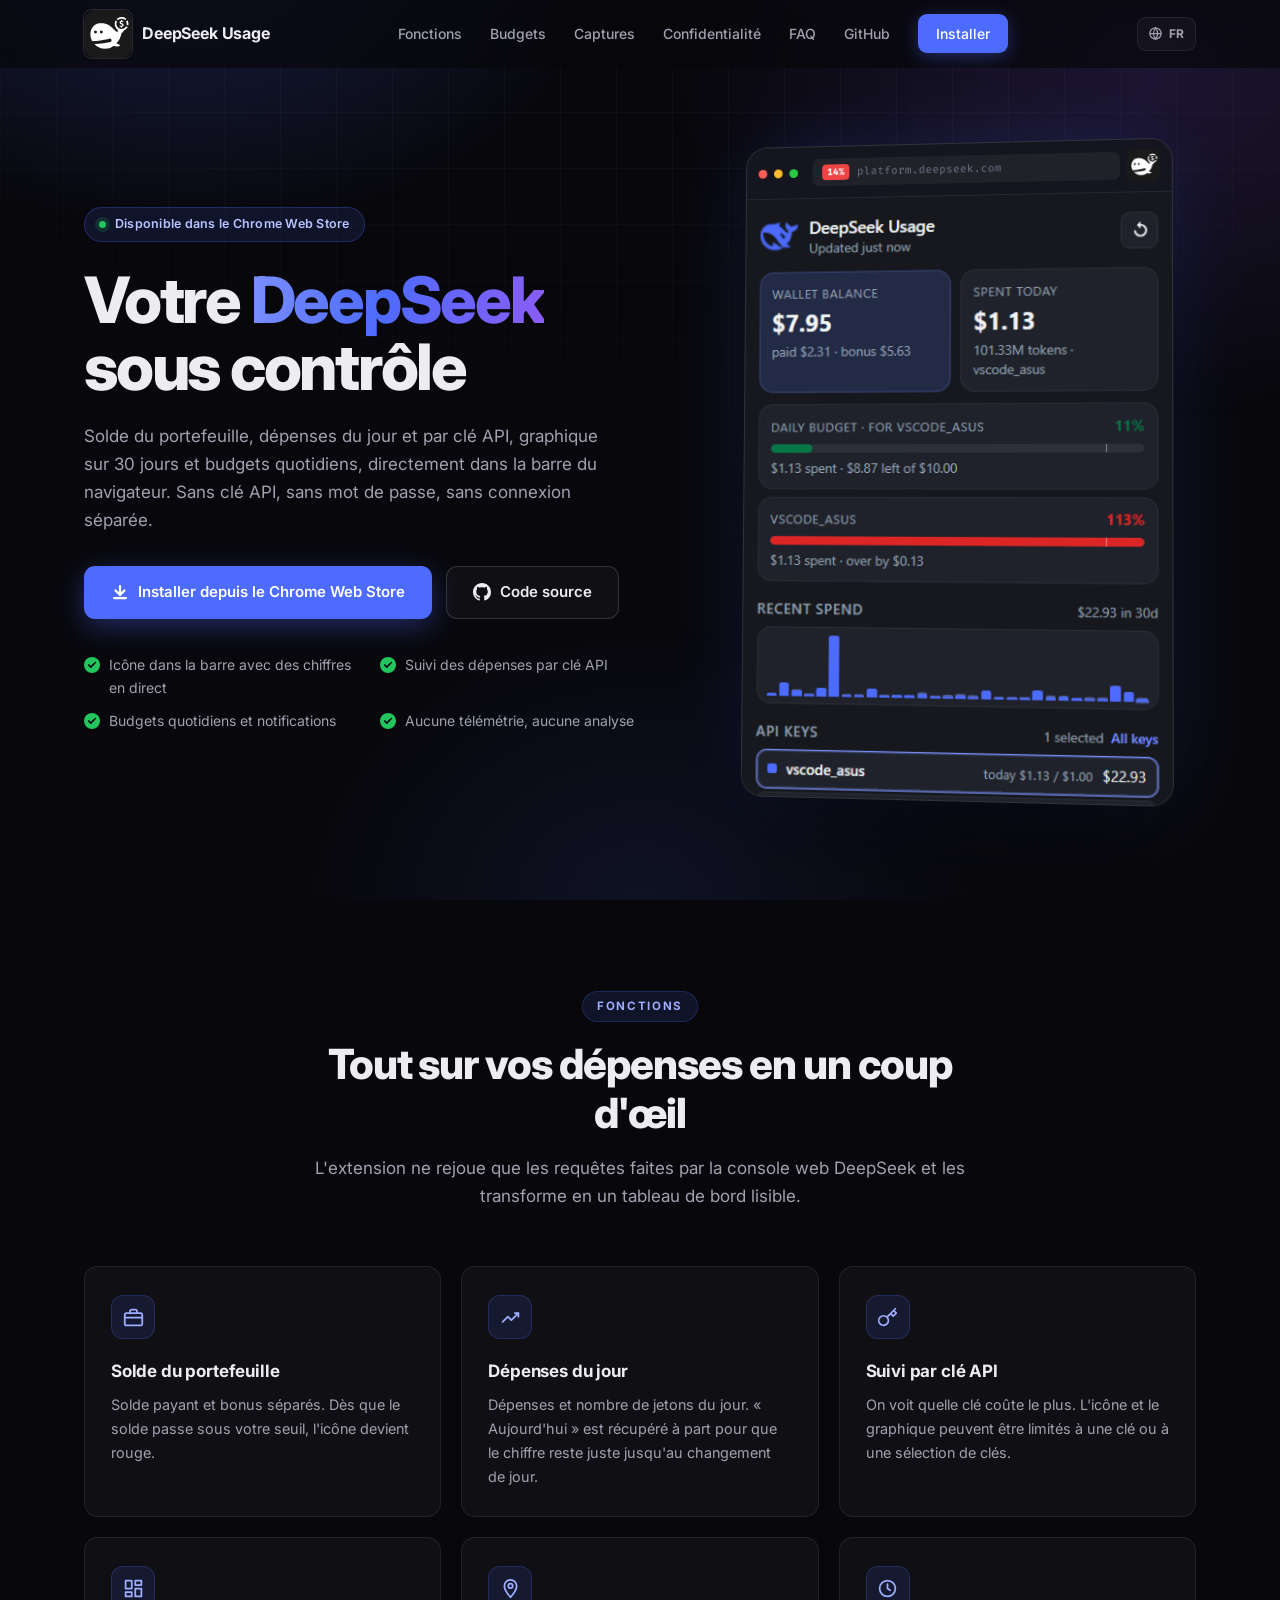
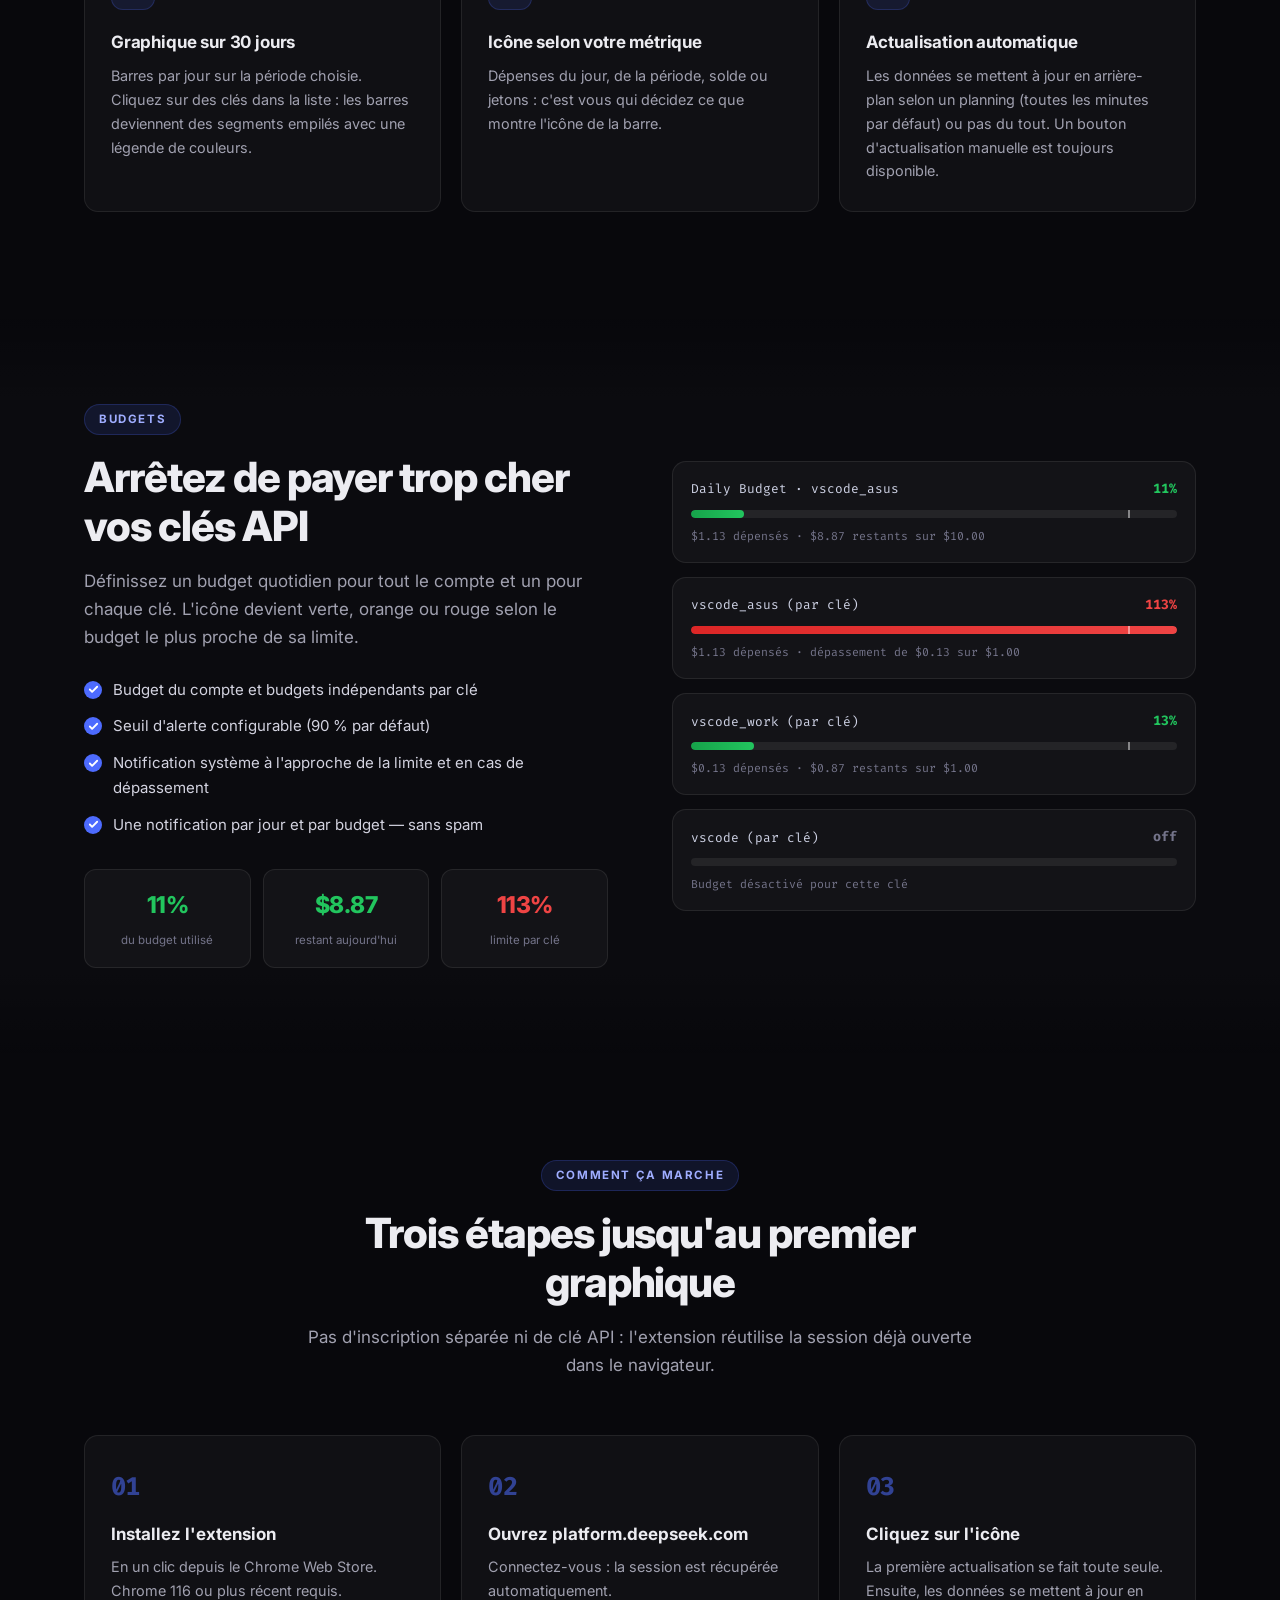
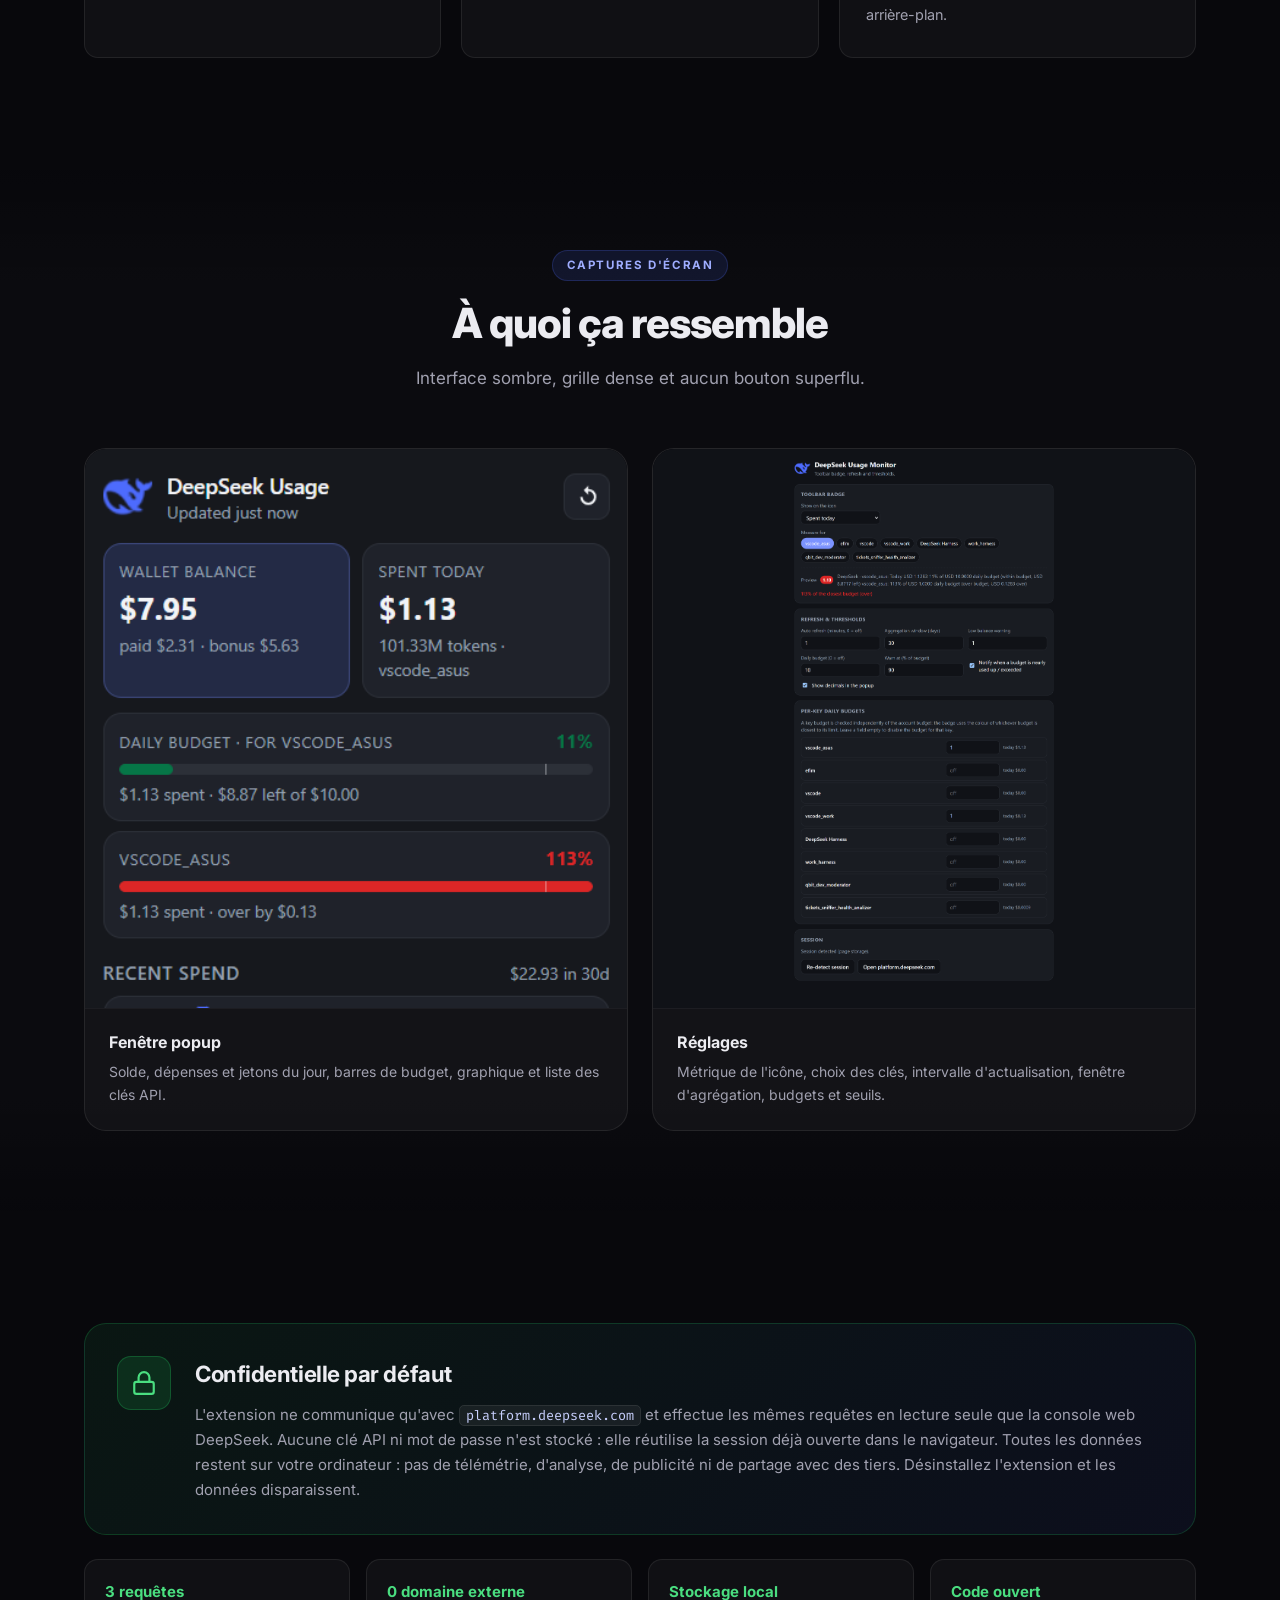
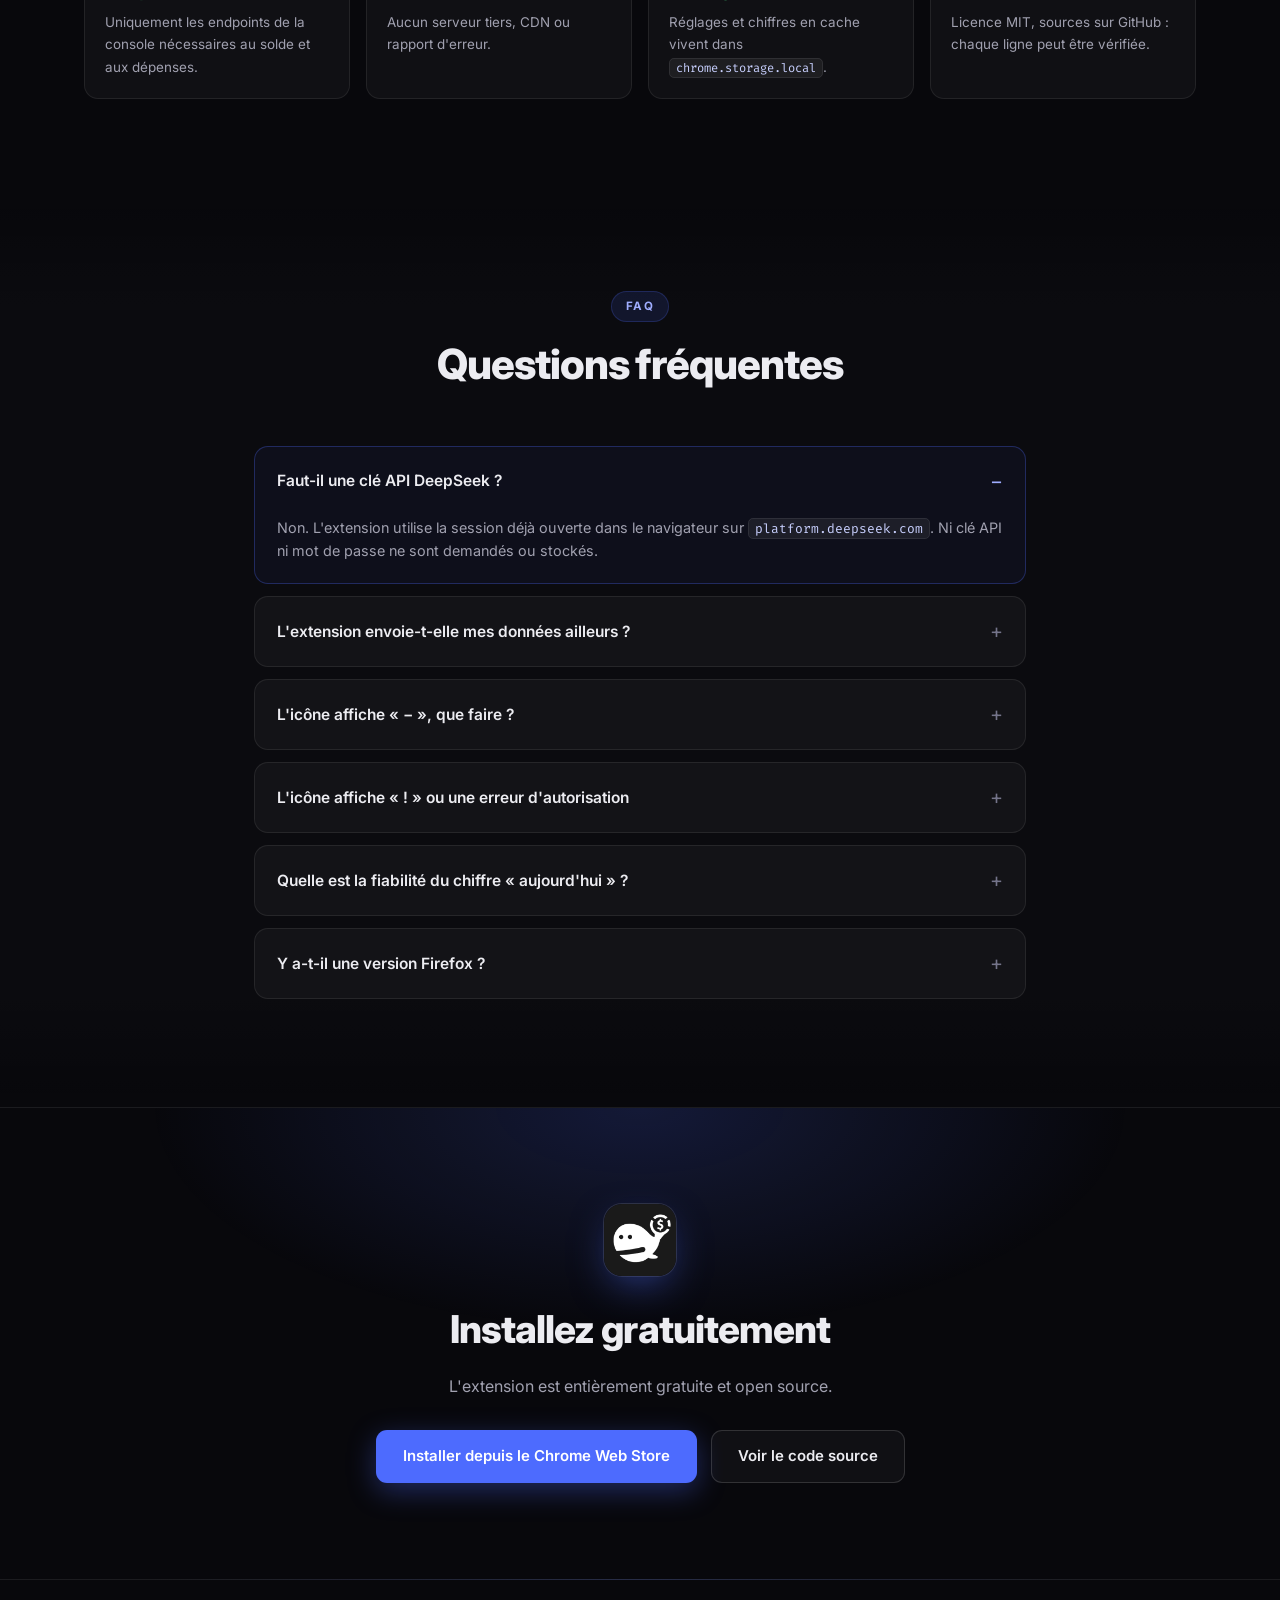
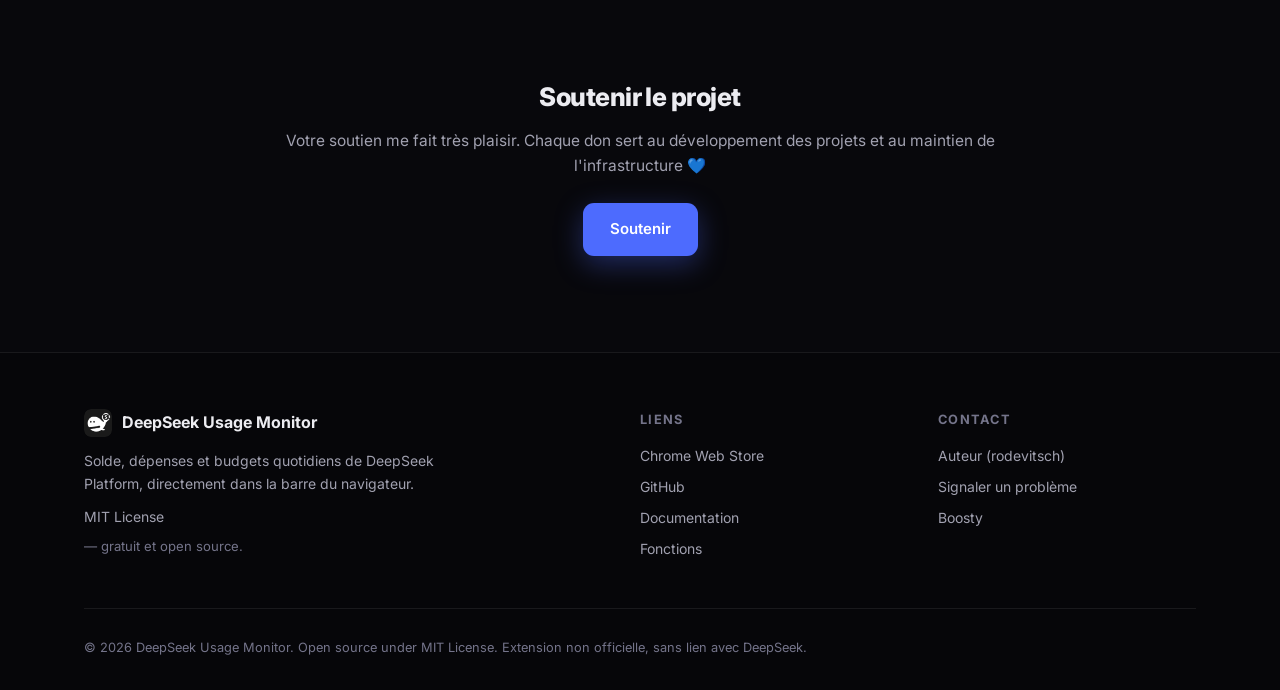
<file: fr/index.html>
<!DOCTYPE html>
<html lang="fr">
<head>
  <meta charset="UTF-8">
  <meta name="viewport" content="width=device-width, initial-scale=1.0">
  <title>DeepSeek Usage Monitor — solde, dépenses et budgets DeepSeek dans la barre Chrome</title>

  <link rel="icon" type="image/png" sizes="128x128" href="../assets/images/icon128.png">
  <link rel="icon" type="image/png" sizes="48x48" href="../assets/images/icon48.png">
  <link rel="icon" type="image/png" sizes="16x16" href="../assets/images/icon16.png">

  <meta name="description" data-i18n-content="meta.description" content="Расширение Chrome для DeepSeek Platform: баланс кошелька, траты за сегодня и по каждому API-ключу, график за 30 дней и дневные бюджеты — прямо в панели браузера. Без API-ключа и пароля.">
  <meta name="keywords" content="DeepSeek, DeepSeek Platform, usage monitor, баланс DeepSeek, траты API, бюджеты API-ключей, расширение Chrome, developer tools">
  <meta name="author" content="Dmitry Rodevich">
  <link rel="canonical" href="https://deepseek-usage-monitor.rodevich.com/">

  <meta property="og:type" content="website">
  <meta property="og:title" data-i18n-content="meta.ogTitle" content="DeepSeek Usage Monitor — расширение для Chrome">
  <meta property="og:description" data-i18n-content="meta.ogDesc" content="Баланс, траты за сегодня и по API-ключам, график за 30 дней и дневные бюджеты DeepSeek — прямо в панели браузера.">
  <meta property="og:image" content="assets/images/popup.png">
  <meta property="og:url" content="https://deepseek-usage-monitor.rodevich.com/">
  <meta property="og:locale" content="fr_FR">
  <meta name="twitter:card" content="summary_large_image">
  <meta name="twitter:title" data-i18n-content="meta.ogTitle" content="DeepSeek Usage Monitor — расширение для Chrome">
  <meta name="twitter:description" data-i18n-content="meta.ogDesc" content="Баланс, траты за сегодня и по API-ключам, график за 30 дней и дневные бюджеты DeepSeek — прямо в панели браузера.">
  <meta name="twitter:image" content="assets/images/popup.png">

  <meta name="theme-color" content="#0a0a0f">

  <link rel="alternate" hreflang="ru" href="https://deepseek-usage-monitor.rodevich.com/">
  <link rel="alternate" hreflang="en" href="https://deepseek-usage-monitor.rodevich.com/en/">
  <link rel="alternate" hreflang="de" href="https://deepseek-usage-monitor.rodevich.com/de/">
  <link rel="alternate" hreflang="es" href="https://deepseek-usage-monitor.rodevich.com/es/">
  <link rel="alternate" hreflang="fr" href="https://deepseek-usage-monitor.rodevich.com/fr/">
  <link rel="alternate" hreflang="hi" href="https://deepseek-usage-monitor.rodevich.com/hi/">
  <link rel="alternate" hreflang="id" href="https://deepseek-usage-monitor.rodevich.com/id/">
  <link rel="alternate" hreflang="ja" href="https://deepseek-usage-monitor.rodevich.com/ja/">
  <link rel="alternate" hreflang="pt-BR" href="https://deepseek-usage-monitor.rodevich.com/pt_BR/">
  <link rel="alternate" hreflang="zh-CN" href="https://deepseek-usage-monitor.rodevich.com/zh_CN/">
  <link rel="alternate" hreflang="x-default" href="https://deepseek-usage-monitor.rodevich.com/">

  <link rel="preconnect" href="https://fonts.googleapis.com">
  <link rel="preconnect" href="https://fonts.gstatic.com" crossorigin>
  <link href="https://fonts.googleapis.com/css2?family=Inter:wght@400;500;600;700;800&family=Fira+Code:wght@400;500&display=swap" rel="stylesheet">
  <link rel="stylesheet" href="../styles.css">

  <script type="application/ld+json">
  {
    "@context": "https://schema.org",
    "@type": "SoftwareApplication",
    "name": "DeepSeek Usage Monitor",
    "applicationCategory": "DeveloperApplication",
    "operatingSystem": "Chrome 116+",
    "url": "https://deepseek-usage-monitor.rodevich.com/",
    "downloadUrl": "https://chromewebstore.google.com/detail/deepseek-usage-monitor/bgnofdddgahndpccpfnlddggfmcjbcco",
    "offers": { "@type": "Offer", "price": "0", "priceCurrency": "USD" },
    "author": { "@type": "Person", "name": "Dmitry Rodevich", "url": "https://rodevich.com" },
    "description": "Баланс кошелька, траты за сегодня и по API-ключам, график за 30 дней и дневные бюджеты DeepSeek Platform прямо в панели браузера."
  }
  </script>
</head>
<body>

  <!-- ===== Background ===== -->
  <div class="bg-glow" aria-hidden="true"></div>
  <div class="bg-grid" aria-hidden="true"></div>

  <!-- ===== Nav ===== -->
  <nav id="navbar">
    <div class="container">
      <a href="#" class="nav-brand">
        <img src="../assets/images/icon48.png" alt="DeepSeek Usage Monitor">
        DeepSeek Usage
      </a>
      <ul class="nav-links" id="navLinks">
        <li><a href="#features" data-i18n="nav.features">Fonctions</a></li>
        <li><a href="#budgets" data-i18n="nav.budgets">Budgets</a></li>
        <li><a href="#screenshots" data-i18n="nav.screenshots">Captures</a></li>
        <li><a href="#privacy" data-i18n="nav.privacy">Confidentialité</a></li>
        <li><a href="#faq" data-i18n="nav.faq">FAQ</a></li>
        <li><a href="https://github.com/rodewitsch/deepseek-usage-monitor" target="_blank" rel="noopener">GitHub</a></li>
        <li>
          <a class="nav-cta" href="https://chromewebstore.google.com/detail/deepseek-usage-monitor/bgnofdddgahndpccpfnlddggfmcjbcco?authuser=0" target="_blank" rel="noopener" data-i18n="nav.install">Installer</a>
        </li>
      </ul>
      <div class="nav-side">
        <div class="lang-switch" id="langSwitch">
          <button type="button" class="lang-btn" aria-haspopup="true" aria-expanded="false" aria-label="Langue" data-i18n-aria-label="a11y.lang">
            <svg viewBox="0 0 24 24" fill="none" stroke="currentColor" stroke-width="2" stroke-linecap="round" stroke-linejoin="round" aria-hidden="true"><circle cx="12" cy="12" r="9"/><path d="M3 12h18"/><path d="M12 3a15 15 0 0 1 0 18a15 15 0 0 1 0-18"/></svg>
            <span class="lang-code">FR</span>
          </button>
          <div class="lang-menu" role="menu">
            <a href="../" hreflang="ru">Русский</a>
            <a href="../en/" hreflang="en">English</a>
            <a href="../de/" hreflang="de">Deutsch</a>
            <a href="../es/" hreflang="es">Español</a>
            <a href="../fr/" hreflang="fr" class="active" aria-current="true">Français</a>
            <a href="../hi/" hreflang="hi">हिन्दी</a>
            <a href="../id/" hreflang="id">Bahasa Indonesia</a>
            <a href="../ja/" hreflang="ja">日本語</a>
            <a href="../pt_BR/" hreflang="pt_BR">Português (Brasil)</a>
            <a href="../zh_CN/" hreflang="zh_CN">简体中文</a>
          </div>
        </div>
        <button class="mobile-toggle" id="mobileToggle" aria-label="Menu" aria-expanded="false" data-i18n-aria-label="a11y.menu">
          <span></span><span></span><span></span>
        </button>
      </div>
    </div>
  </nav>

  <!-- ===== Hero ===== -->
  <section class="hero">
    <div class="container hero-grid">
      <div class="hero-text">
        <div class="hero-badge">
          <span class="dot"></span>
          <span data-i18n="hero.badge">Disponible dans le Chrome Web Store</span>
        </div>

        <h1 data-i18n-html="hero.title">Votre <span class="grad">DeepSeek</span><br>sous contrôle</h1>

        <p class="hero-sub" data-i18n="hero.sub">Solde du portefeuille, dépenses du jour et par clé API, graphique sur 30 jours et budgets quotidiens, directement dans la barre du navigateur. Sans clé API, sans mot de passe, sans connexion séparée.</p>

        <div class="hero-buttons">
          <a class="btn btn-primary" href="https://chromewebstore.google.com/detail/deepseek-usage-monitor/bgnofdddgahndpccpfnlddggfmcjbcco?authuser=0" target="_blank" rel="noopener">
            <svg width="18" height="18" viewBox="0 0 24 24" fill="none" stroke="currentColor" stroke-width="3" stroke-linecap="round" stroke-linejoin="round" aria-hidden="true"><path d="M12 4v12"/><path d="M6 10l6 6 6-6"/><path d="M4 20h16"/></svg>
            <span data-i18n="hero.install">Installer depuis le Chrome Web Store</span>
          </a>
          <a class="btn btn-ghost" href="https://github.com/rodewitsch/deepseek-usage-monitor" target="_blank" rel="noopener">
            <svg width="18" height="18" viewBox="0 0 24 24" fill="currentColor" aria-hidden="true"><path d="M12 0C5.37 0 0 5.37 0 12c0 5.31 3.435 9.795 8.205 11.385.6.105.825-.255.825-.57 0-.285-.015-1.23-.015-2.235-3.015.555-3.795-.735-4.035-1.41-.135-.345-.72-1.41-1.23-1.695-.42-.225-1.02-.78-.015-.795.945-.015 1.62.87 1.845 1.23 1.08 1.815 2.805 1.305 3.495.99.105-.78.42-1.305.765-1.605-2.67-.3-5.46-1.335-5.46-5.925 0-1.305.465-2.385 1.23-3.225-.12-.3-.54-1.53.12-3.18 0 0 1.005-.315 3.3 1.23.96-.27 1.98-.405 3-.405s2.04.135 3 .405c2.295-1.56 3.3-1.23 3.3-1.23.66 1.65.24 2.88.12 3.18.765.84 1.23 1.905 1.23 3.225 0 4.605-2.805 5.625-5.475 5.925.435.375.81 1.095.81 2.22 0 1.605-.015 2.895-.015 3.3 0 .315.225.69.825.57A12.02 12.02 0 0 0 24 12c0-6.63-5.37-12-12-12z"/></svg>
            <span data-i18n="hero.source">Code source</span>
          </a>
        </div>

        <ul class="hero-points">
          <li data-i18n="hero.point1">Icône dans la barre avec des chiffres en direct</li>
          <li data-i18n="hero.point2">Suivi des dépenses par clé API</li>
          <li data-i18n="hero.point3">Budgets quotidiens et notifications</li>
          <li data-i18n="hero.point4">Aucune télémétrie, aucune analyse</li>
        </ul>
      </div>

      <div class="hero-visual">
        <div class="browser-frame">
          <div class="browser-bar">
            <span class="traffic"></span><span class="traffic"></span><span class="traffic"></span>
            <div class="url-bar">
              <span class="badge-demo">14%</span>
              platform.deepseek.com
            </div>
            <img class="ext-icon" src="../assets/images/icon32.png" alt="">
          </div>
          <div class="popup-wrap">
            <img src="../assets/images/popup.png" alt="DeepSeek Usage Monitor popup" data-i18n-alt="alt.popup" width="432" height="700">
          </div>
        </div>
      </div>
    </div>
  </section>

  <!-- ===== Features ===== -->
  <section class="section" id="features">
    <div class="container">
      <div class="section-head">
        <span class="section-label" data-i18n="features.label">Fonctions</span>
        <h2 class="section-title" data-i18n="features.title">Tout sur vos dépenses en un coup d'œil</h2>
        <p class="section-sub" data-i18n="features.sub">L'extension ne rejoue que les requêtes faites par la console web DeepSeek et les transforme en un tableau de bord lisible.</p>
      </div>

      <div class="features-grid">
        <article class="feature-card">
          <div class="feature-icon">
            <svg viewBox="0 0 24 24" fill="none" stroke="currentColor" stroke-width="2" stroke-linecap="round" stroke-linejoin="round" aria-hidden="true"><rect x="2" y="7" width="20" height="14" rx="2"/><path d="M16 7V5a2 2 0 0 0-2-2h-4a2 2 0 0 0-2 2v2"/><path d="M2 12h20"/></svg>
          </div>
          <h3 data-i18n="f1.title">Solde du portefeuille</h3>
          <p data-i18n="f1.desc">Solde payant et bonus séparés. Dès que le solde passe sous votre seuil, l'icône devient rouge.</p>
        </article>

        <article class="feature-card">
          <div class="feature-icon">
            <svg viewBox="0 0 24 24" fill="none" stroke="currentColor" stroke-width="2" stroke-linecap="round" stroke-linejoin="round" aria-hidden="true"><path d="M3 17l6-6 4 4 8-8"/><path d="M17 7h4v4"/></svg>
          </div>
          <h3 data-i18n="f2.title">Dépenses du jour</h3>
          <p data-i18n="f2.desc">Dépenses et nombre de jetons du jour. « Aujourd'hui » est récupéré à part pour que le chiffre reste juste jusqu'au changement de jour.</p>
        </article>

        <article class="feature-card">
          <div class="feature-icon">
            <svg viewBox="0 0 24 24" fill="none" stroke="currentColor" stroke-width="2" stroke-linecap="round" stroke-linejoin="round" aria-hidden="true"><path d="M21 2l-2 2m-7.61 7.61a5.5 5.5 0 1 1-7.778 7.778 5.5 5.5 0 0 1 7.777-7.777zm0 0L15.5 7.5m0 0l3 3L22 7l-3-3m-3.5 3.5L19 4"/></svg>
          </div>
          <h3 data-i18n="f3.title">Suivi par clé API</h3>
          <p data-i18n="f3.desc">On voit quelle clé coûte le plus. L'icône et le graphique peuvent être limités à une clé ou à une sélection de clés.</p>
        </article>

        <article class="feature-card">
          <div class="feature-icon">
            <svg viewBox="0 0 24 24" fill="none" stroke="currentColor" stroke-width="2" stroke-linecap="round" stroke-linejoin="round" aria-hidden="true"><rect x="3" y="3" width="7" height="9"/><rect x="14" y="3" width="7" height="5"/><rect x="14" y="12" width="7" height="9"/><rect x="3" y="16" width="7" height="5"/></svg>
          </div>
          <h3 data-i18n="f4.title">Graphique sur 30 jours</h3>
          <p data-i18n="f4.desc">Barres par jour sur la période choisie. Cliquez sur des clés dans la liste : les barres deviennent des segments empilés avec une légende de couleurs.</p>
        </article>

        <article class="feature-card">
          <div class="feature-icon">
            <svg viewBox="0 0 24 24" fill="none" stroke="currentColor" stroke-width="2" stroke-linecap="round" stroke-linejoin="round" aria-hidden="true"><path d="M12 2a7 7 0 0 0-7 7c0 5 7 13 7 13s7-8 7-13a7 7 0 0 0-7-7z"/><circle cx="12" cy="9" r="2.5"/></svg>
          </div>
          <h3 data-i18n="f5.title">Icône selon votre métrique</h3>
          <p data-i18n="f5.desc">Dépenses du jour, de la période, solde ou jetons : c'est vous qui décidez ce que montre l'icône de la barre.</p>
        </article>

        <article class="feature-card">
          <div class="feature-icon">
            <svg viewBox="0 0 24 24" fill="none" stroke="currentColor" stroke-width="2" stroke-linecap="round" stroke-linejoin="round" aria-hidden="true"><circle cx="12" cy="12" r="9"/><path d="M12 7v5l3 2"/></svg>
          </div>
          <h3 data-i18n="f6.title">Actualisation automatique</h3>
          <p data-i18n="f6.desc">Les données se mettent à jour en arrière-plan selon un planning (toutes les minutes par défaut) ou pas du tout. Un bouton d'actualisation manuelle est toujours disponible.</p>
        </article>
      </div>
    </div>
  </section>

  <!-- ===== Budgets ===== -->
  <section class="section section-alt" id="budgets">
    <div class="container">
      <div class="split">
        <div class="split-text">
          <span class="section-label" data-i18n="budgets.label">Budgets</span>
          <h2 class="section-title" data-i18n-html="budgets.title">Arrêtez de payer trop cher<br>vos clés API</h2>
          <p class="split-sub" data-i18n="budgets.sub">Définissez un budget quotidien pour tout le compte et un pour chaque clé. L'icône devient verte, orange ou rouge selon le budget le plus proche de sa limite.</p>

          <ul class="check-list">
            <li data-i18n="budgets.li1">Budget du compte et budgets indépendants par clé</li>
            <li data-i18n="budgets.li2">Seuil d'alerte configurable (90 % par défaut)</li>
            <li data-i18n="budgets.li3">Notification système à l'approche de la limite et en cas de dépassement</li>
            <li data-i18n="budgets.li4">Une notification par jour et par budget — sans spam</li>
          </ul>

          <div class="stat-row">
            <div class="stat"><strong>11%</strong><span data-i18n="budgets.stat1">du budget utilisé</span></div>
            <div class="stat"><strong>$8.87</strong><span data-i18n="budgets.stat2">restant aujourd'hui</span></div>
            <div class="stat stat-danger"><strong>113%</strong><span data-i18n="budgets.stat3">limite par clé</span></div>
          </div>
        </div>

        <div class="split-visual">
          <div class="budget-card">
            <div class="budget-head">
              <span class="budget-title">Daily Budget · vscode_asus</span>
              <span class="budget-pct ok">11%</span>
            </div>
            <div class="bar"><span class="bar-fill ok" style="width:11%"></span><span class="bar-warn" style="left:90%"></span></div>
            <p class="budget-note" data-i18n="budgets.card1">$1.13 dépensés · $8.87 restants sur $10.00</p>
          </div>

          <div class="budget-card">
            <div class="budget-head">
              <span class="budget-title" data-i18n="budgets.card2title">vscode_asus (par clé)</span>
              <span class="budget-pct danger">113%</span>
            </div>
            <div class="bar"><span class="bar-fill danger" style="width:100%"></span><span class="bar-warn" style="left:90%"></span></div>
            <p class="budget-note" data-i18n="budgets.card2">$1.13 dépensés · dépassement de $0.13 sur $1.00</p>
          </div>

          <div class="budget-card">
            <div class="budget-head">
              <span class="budget-title" data-i18n="budgets.card3title">vscode_work (par clé)</span>
              <span class="budget-pct ok">13%</span>
            </div>
            <div class="bar"><span class="bar-fill ok" style="width:13%"></span><span class="bar-warn" style="left:90%"></span></div>
            <p class="budget-note" data-i18n="budgets.card3">$0.13 dépensés · $0.87 restants sur $1.00</p>
          </div>

          <div class="budget-card muted">
            <div class="budget-head">
              <span class="budget-title" data-i18n="budgets.card4title">vscode (par clé)</span>
              <span class="budget-pct">off</span>
            </div>
            <div class="bar"><span class="bar-fill" style="width:0"></span></div>
            <p class="budget-note" data-i18n="budgets.card4">Budget désactivé pour cette clé</p>
          </div>
        </div>
      </div>
    </div>
  </section>

  <!-- ===== How it works ===== -->
  <section class="section" id="how-it-works">
    <div class="container">
      <div class="section-head">
        <span class="section-label" data-i18n="how.label">Comment ça marche</span>
        <h2 class="section-title" data-i18n="how.title">Trois étapes jusqu'au premier graphique</h2>
        <p class="section-sub" data-i18n="how.sub">Pas d'inscription séparée ni de clé API : l'extension réutilise la session déjà ouverte dans le navigateur.</p>
      </div>

      <div class="steps">
        <div class="step">
          <span class="step-num">01</span>
          <h4 data-i18n="how.s1title">Installez l'extension</h4>
          <p data-i18n="how.s1desc">En un clic depuis le Chrome Web Store. Chrome 116 ou plus récent requis.</p>
        </div>
        <div class="step">
          <span class="step-num">02</span>
          <h4 data-i18n="how.s2title">Ouvrez platform.deepseek.com</h4>
          <p data-i18n="how.s2desc">Connectez-vous : la session est récupérée automatiquement.</p>
        </div>
        <div class="step">
          <span class="step-num">03</span>
          <h4 data-i18n="how.s3title">Cliquez sur l'icône</h4>
          <p data-i18n="how.s3desc">La première actualisation se fait toute seule. Ensuite, les données se mettent à jour en arrière-plan.</p>
        </div>
      </div>
    </div>
  </section>

  <!-- ===== Screenshots ===== -->
  <section class="section section-alt" id="screenshots">
    <div class="container">
      <div class="section-head">
        <span class="section-label" data-i18n="shots.label">Captures d'écran</span>
        <h2 class="section-title" data-i18n="shots.title">À quoi ça ressemble</h2>
        <p class="section-sub" data-i18n="shots.sub">Interface sombre, grille dense et aucun bouton superflu.</p>
      </div>

      <div class="shots">
        <figure class="shot">
          <div class="shot-body">
            <img src="../assets/images/popup.png" alt="Popup: balance, spend today and chart" data-i18n-alt="alt.popupShot" loading="lazy" width="432" height="700">
          </div>
          <figcaption>
            <h4 data-i18n="shots.popupTitle">Fenêtre popup</h4>
            <p data-i18n="shots.popupDesc">Solde, dépenses et jetons du jour, barres de budget, graphique et liste des clés API.</p>
          </figcaption>
        </figure>

        <figure class="shot">
          <div class="shot-body">
            <img src="../assets/images/options.png" alt="Options page: badge, refresh, budgets, session" data-i18n-alt="alt.optionsShot" loading="lazy" width="1280" height="1280">
          </div>
          <figcaption>
            <h4 data-i18n="shots.optionsTitle">Réglages</h4>
            <p data-i18n="shots.optionsDesc">Métrique de l'icône, choix des clés, intervalle d'actualisation, fenêtre d'agrégation, budgets et seuils.</p>
          </figcaption>
        </figure>
      </div>
    </div>
  </section>

  <!-- ===== Privacy ===== -->
  <section class="section" id="privacy">
    <div class="container">
      <div class="privacy-box">
        <div class="privacy-icon">
          <svg viewBox="0 0 24 24" fill="none" stroke="currentColor" stroke-width="2" stroke-linecap="round" stroke-linejoin="round" aria-hidden="true"><rect x="3" y="11" width="18" height="11" rx="2"/><path d="M7 11V7a5 5 0 0 1 10 0v4"/></svg>
        </div>
        <div>
          <h2 data-i18n="privacy.title">Confidentielle par défaut</h2>
          <p data-i18n-html="privacy.text">L'extension ne communique qu'avec <code>platform.deepseek.com</code> et effectue les mêmes requêtes en lecture seule que la console web DeepSeek. Aucune clé API ni mot de passe n'est stocké : elle réutilise la session déjà ouverte dans le navigateur. Toutes les données restent sur votre ordinateur : pas de télémétrie, d'analyse, de publicité ni de partage avec des tiers. Désinstallez l'extension et les données disparaissent.</p>
        </div>
      </div>

      <div class="privacy-grid">
        <div class="privacy-item">
          <h4 data-i18n="privacy.i1title">3 requêtes</h4>
          <p data-i18n="privacy.i1desc">Uniquement les endpoints de la console nécessaires au solde et aux dépenses.</p>
        </div>
        <div class="privacy-item">
          <h4 data-i18n="privacy.i2title">0 domaine externe</h4>
          <p data-i18n="privacy.i2desc">Aucun serveur tiers, CDN ou rapport d'erreur.</p>
        </div>
        <div class="privacy-item">
          <h4 data-i18n="privacy.i3title">Stockage local</h4>
          <p data-i18n-html="privacy.i3desc">Réglages et chiffres en cache vivent dans <code>chrome.storage.local</code>.</p>
        </div>
        <div class="privacy-item">
          <h4 data-i18n="privacy.i4title">Code ouvert</h4>
          <p data-i18n="privacy.i4desc">Licence MIT, sources sur GitHub : chaque ligne peut être vérifiée.</p>
        </div>
      </div>
    </div>
  </section>

  <!-- ===== FAQ ===== -->
  <section class="section section-alt" id="faq">
    <div class="container container-narrow">
      <div class="section-head">
        <span class="section-label">FAQ</span>
        <h2 class="section-title" data-i18n="faq.title">Questions fréquentes</h2>
      </div>

      <details class="faq" open>
        <summary data-i18n="faq.q1">Faut-il une clé API DeepSeek ?</summary>
        <p data-i18n-html="faq.a1">Non. L'extension utilise la session déjà ouverte dans le navigateur sur <code>platform.deepseek.com</code>. Ni clé API ni mot de passe ne sont demandés ou stockés.</p>
      </details>

      <details class="faq">
        <summary data-i18n="faq.q2">L'extension envoie-t-elle mes données ailleurs ?</summary>
        <p data-i18n-html="faq.a2">Non. Les requêtes vont uniquement vers <code>platform.deepseek.com</code>, le reste reste en local. Pas d'analyse, de télémétrie ni de publicité.</p>
      </details>

      <details class="faq">
        <summary data-i18n="faq.q3">L'icône affiche « − », que faire ?</summary>
        <p data-i18n-html="faq.a3">Le jeton WAF de DeepSeek a expiré. Ouvrez une fois <code>platform.deepseek.com</code> : le jeton se renouvelle et l'extension le récupère à l'actualisation suivante. Elle n'ouvre jamais d'onglets d'elle-même.</p>
      </details>

      <details class="faq">
        <summary data-i18n="faq.q4">L'icône affiche « ! » ou une erreur d'autorisation</summary>
        <p data-i18n="faq.a4">La session est introuvable ou expirée. Connectez-vous à la plateforme, puis cliquez sur « Redétecter la session » dans les réglages de l'extension.</p>
      </details>

      <details class="faq">
        <summary data-i18n="faq.q5">Quelle est la fiabilité du chiffre « aujourd'hui » ?</summary>
        <p data-i18n="faq.a5">La série journalière de la plateforme n'inclut pas le jour en cours avant sa fin ; l'extension prend donc « aujourd'hui » dans la série horaire et l'ajoute séparément au graphique.</p>
      </details>

      <details class="faq">
        <summary data-i18n="faq.q6">Y a-t-il une version Firefox ?</summary>
        <p data-i18n="faq.a6">Pour l'instant uniquement Chrome et les navigateurs basés sur Chromium (Edge, Brave, Arc) — Chrome 116+ requis.</p>
      </details>
    </div>
  </section>

  <!-- ===== CTA ===== -->
  <section class="cta-section">
    <div class="container">
      <img class="cta-icon" src="../assets/images/icon128.png" alt="" width="72" height="72">
      <h2 data-i18n="cta.title">Installez gratuitement</h2>
      <p data-i18n="cta.sub">L'extension est entièrement gratuite et open source.</p>
      <div class="cta-buttons">
        <a class="btn btn-primary" href="https://chromewebstore.google.com/detail/deepseek-usage-monitor/bgnofdddgahndpccpfnlddggfmcjbcco?authuser=0" target="_blank" rel="noopener" data-i18n="cta.install">Installer depuis le Chrome Web Store</a>
        <a class="btn btn-ghost" href="https://github.com/rodewitsch/deepseek-usage-monitor" target="_blank" rel="noopener" data-i18n="cta.source">Voir le code source</a>
      </div>
    </div>
  </section>

  <!-- ===== Support ===== -->
  <section class="section support-section">
    <div class="container container-narrow">
      <h2 data-i18n="support.title">Soutenir le projet</h2>
      <p data-i18n="support.text">Votre soutien me fait très plaisir. Chaque don sert au développement des projets et au maintien de l'infrastructure 💙</p>
      <a class="btn btn-primary" href="https://boosty.to/rodevich/donate" target="_blank" rel="noopener" data-i18n="support.button">Soutenir</a>
    </div>
  </section>

  <!-- ===== Footer ===== -->
  <footer>
    <div class="container footer-grid">
      <div>
        <div class="footer-brand">
          <img src="../assets/images/icon48.png" alt="" width="28" height="28">
          DeepSeek Usage Monitor
        </div>
        <p data-i18n="footer.desc">Solde, dépenses et budgets quotidiens de DeepSeek Platform, directement dans la barre du navigateur.</p>
        <p class="muted">
          <a href="https://github.com/rodewitsch/deepseek-usage-monitor/blob/main/LICENSE" target="_blank" rel="noopener">MIT License</a>
          <span data-i18n="footer.license">— gratuit et open source.</span>
        </p>
      </div>
      <div>
        <h4 data-i18n="footer.links">Liens</h4>
        <a href="https://chromewebstore.google.com/detail/deepseek-usage-monitor/bgnofdddgahndpccpfnlddggfmcjbcco?authuser=0" target="_blank" rel="noopener">Chrome Web Store</a>
        <a href="https://github.com/rodewitsch/deepseek-usage-monitor" target="_blank" rel="noopener">GitHub</a>
        <a href="https://github.com/rodewitsch/deepseek-usage-monitor/blob/main/README.md" target="_blank" rel="noopener" data-i18n="footer.docs">Documentation</a>
        <a href="#features" data-i18n="footer.features">Fonctions</a>
      </div>
      <div>
        <h4 data-i18n="footer.contacts">Contact</h4>
        <a href="https://rodevich.com" target="_blank" rel="noopener" data-i18n="footer.author">Auteur (rodevitsch)</a>
        <a href="https://github.com/rodewitsch/deepseek-usage-monitor/issues" target="_blank" rel="noopener" data-i18n="footer.bug">Signaler un problème</a>
        <a href="https://boosty.to/rodevich" target="_blank" rel="noopener">Boosty</a>
      </div>
      <div class="footer-bottom">
        © <span id="year">2026</span> DeepSeek Usage Monitor. <span data-i18n="footer.bottom">Open source under MIT License.</span>
        <span data-i18n="footer.disclaimer">Extension non officielle, sans lien avec DeepSeek.</span>
      </div>
    </div>
  </footer>

  <button id="goToTop" class="go-to-top" aria-label="Haut de page" data-i18n-aria-label="a11y.toTop">
    <svg width="20" height="20" viewBox="0 0 24 24" fill="none" stroke="currentColor" stroke-width="2.5" stroke-linecap="round" stroke-linejoin="round"><polyline points="18 15 12 9 6 15"/></svg>
  </button>

  <script src="../script.js"></script>
</body>
</html>
</file>
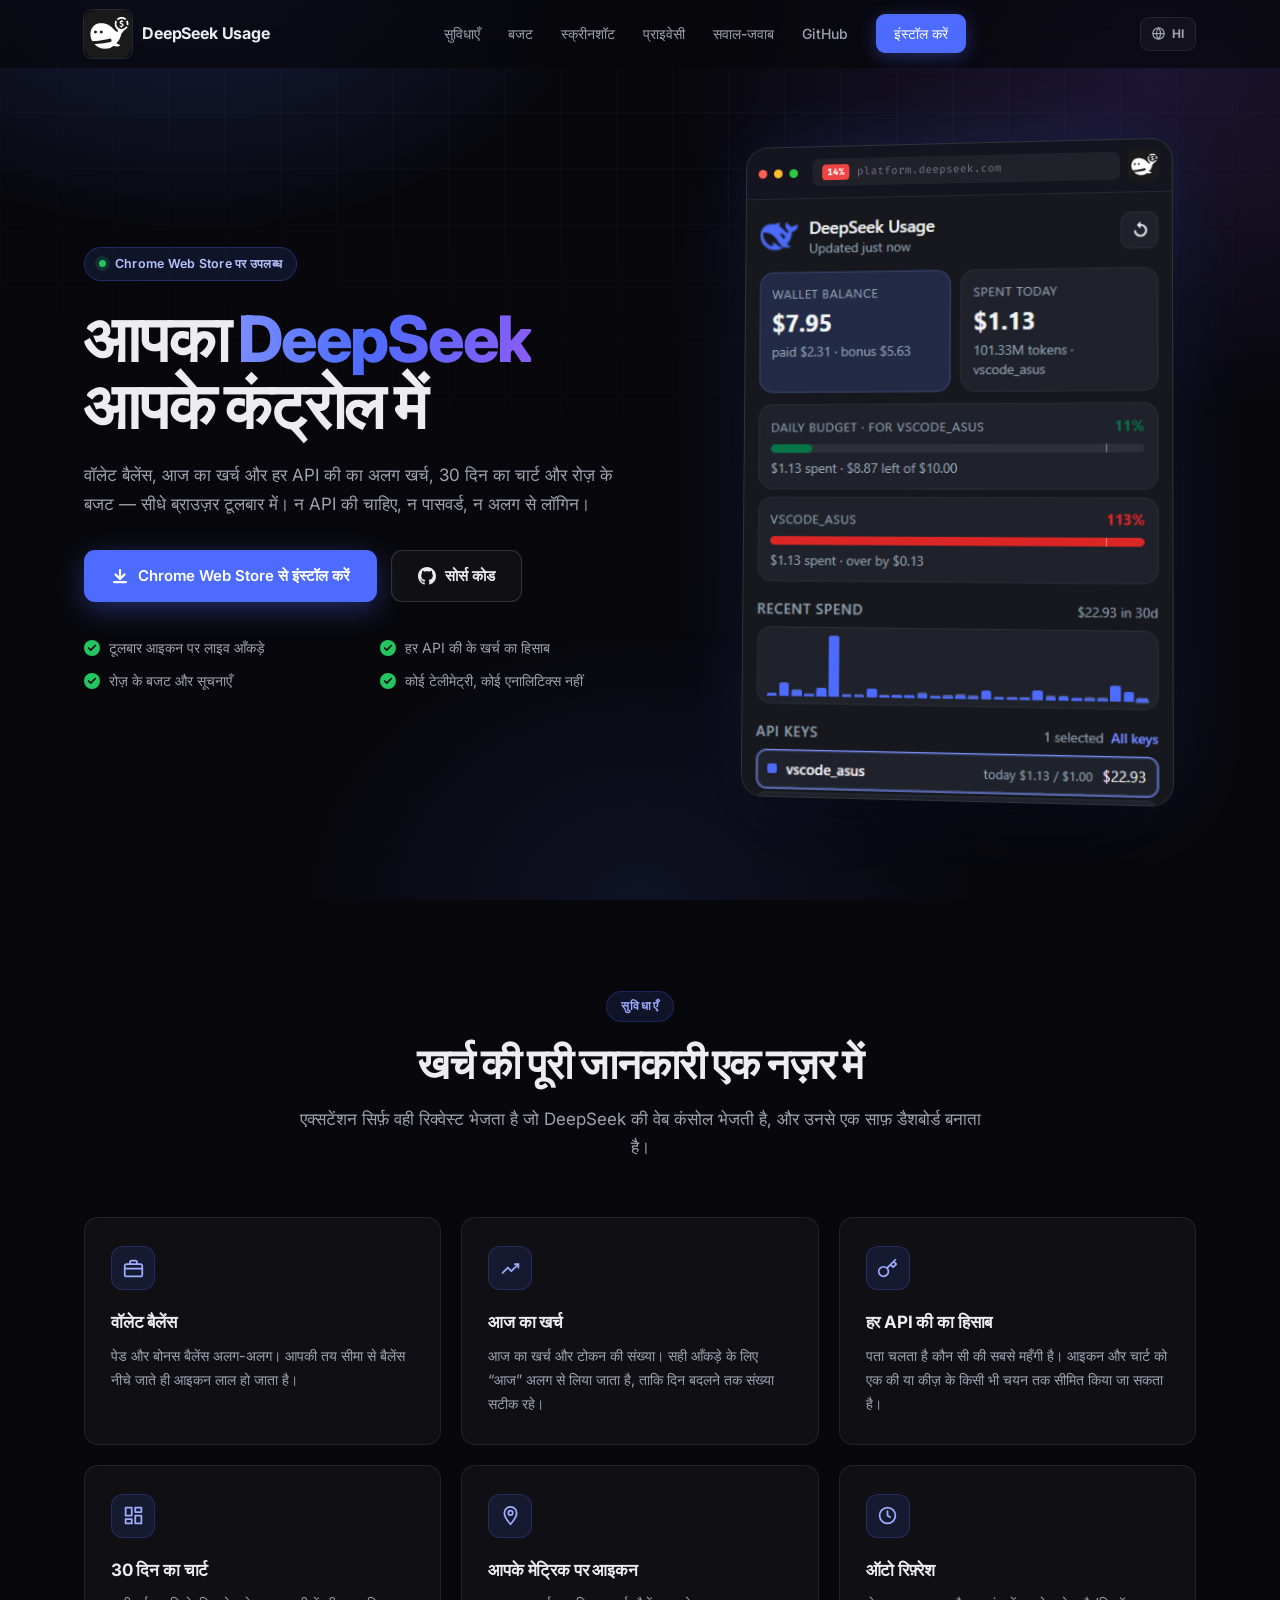
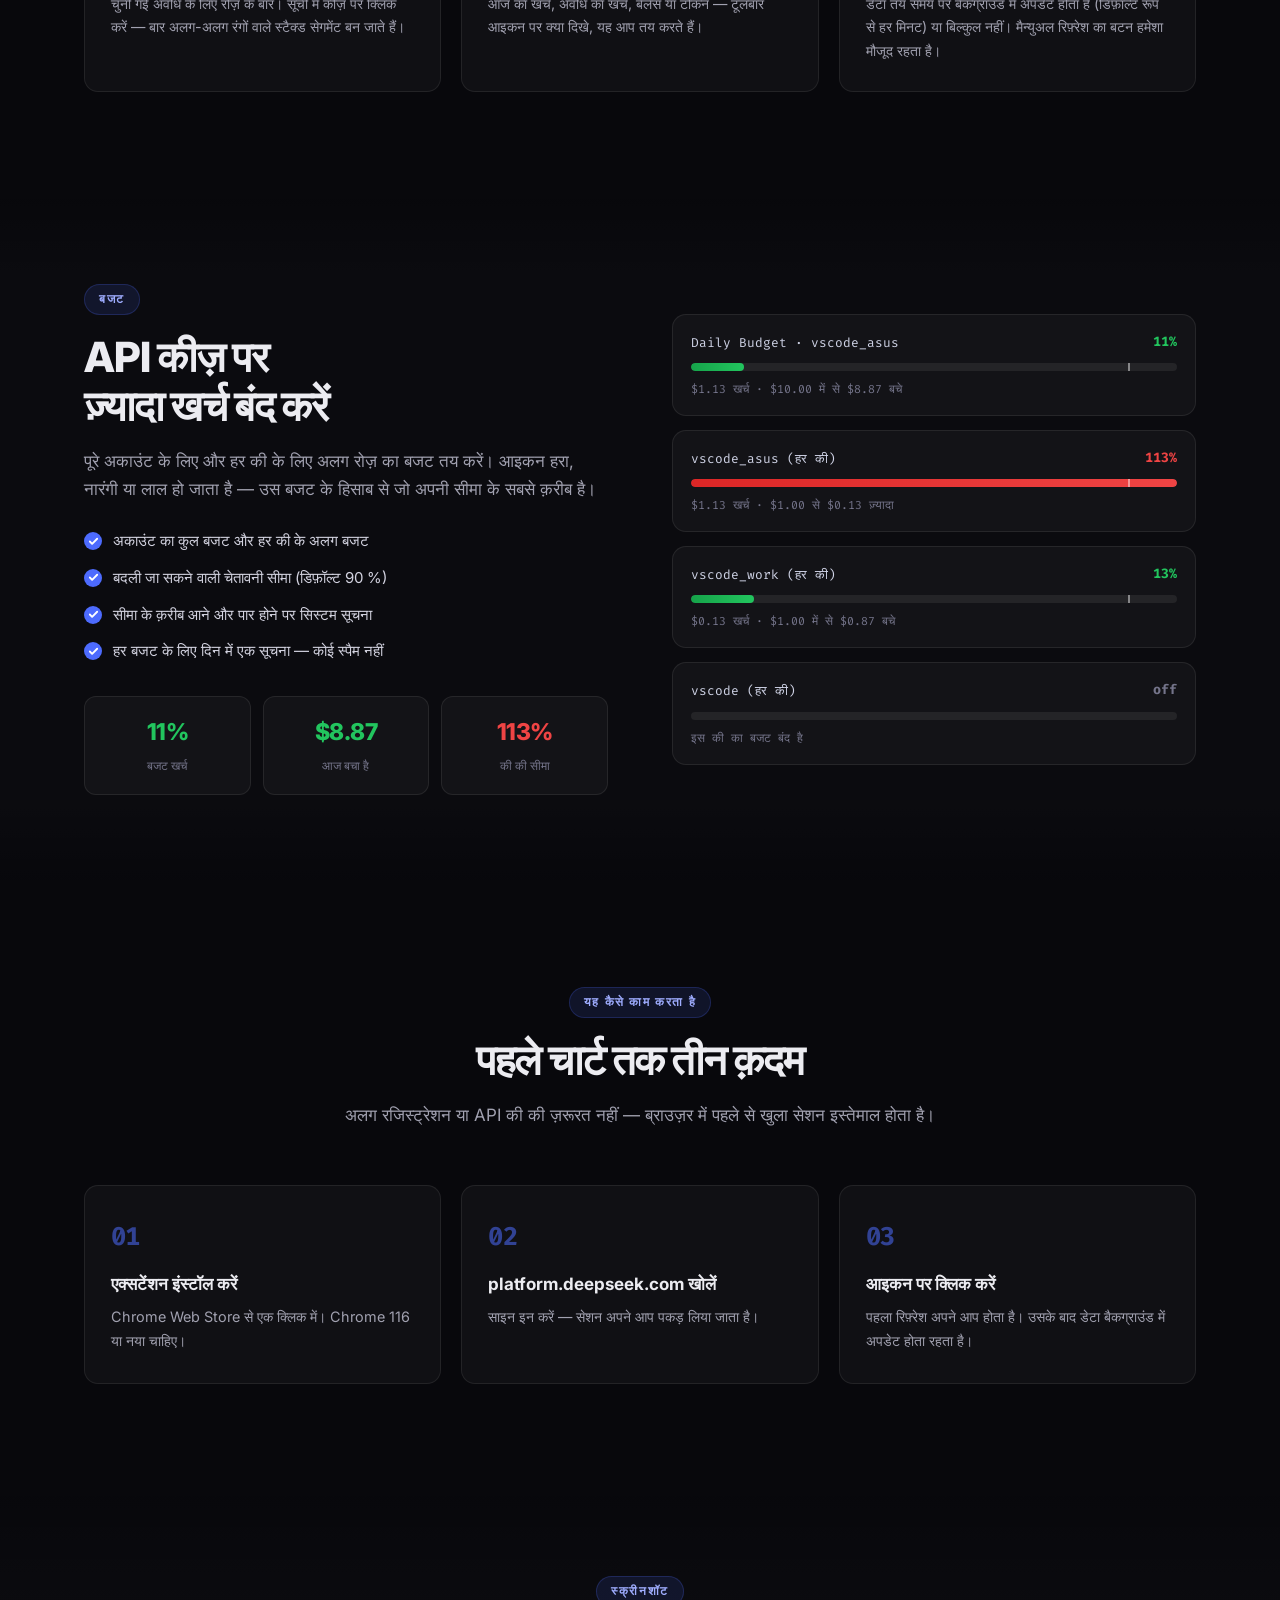
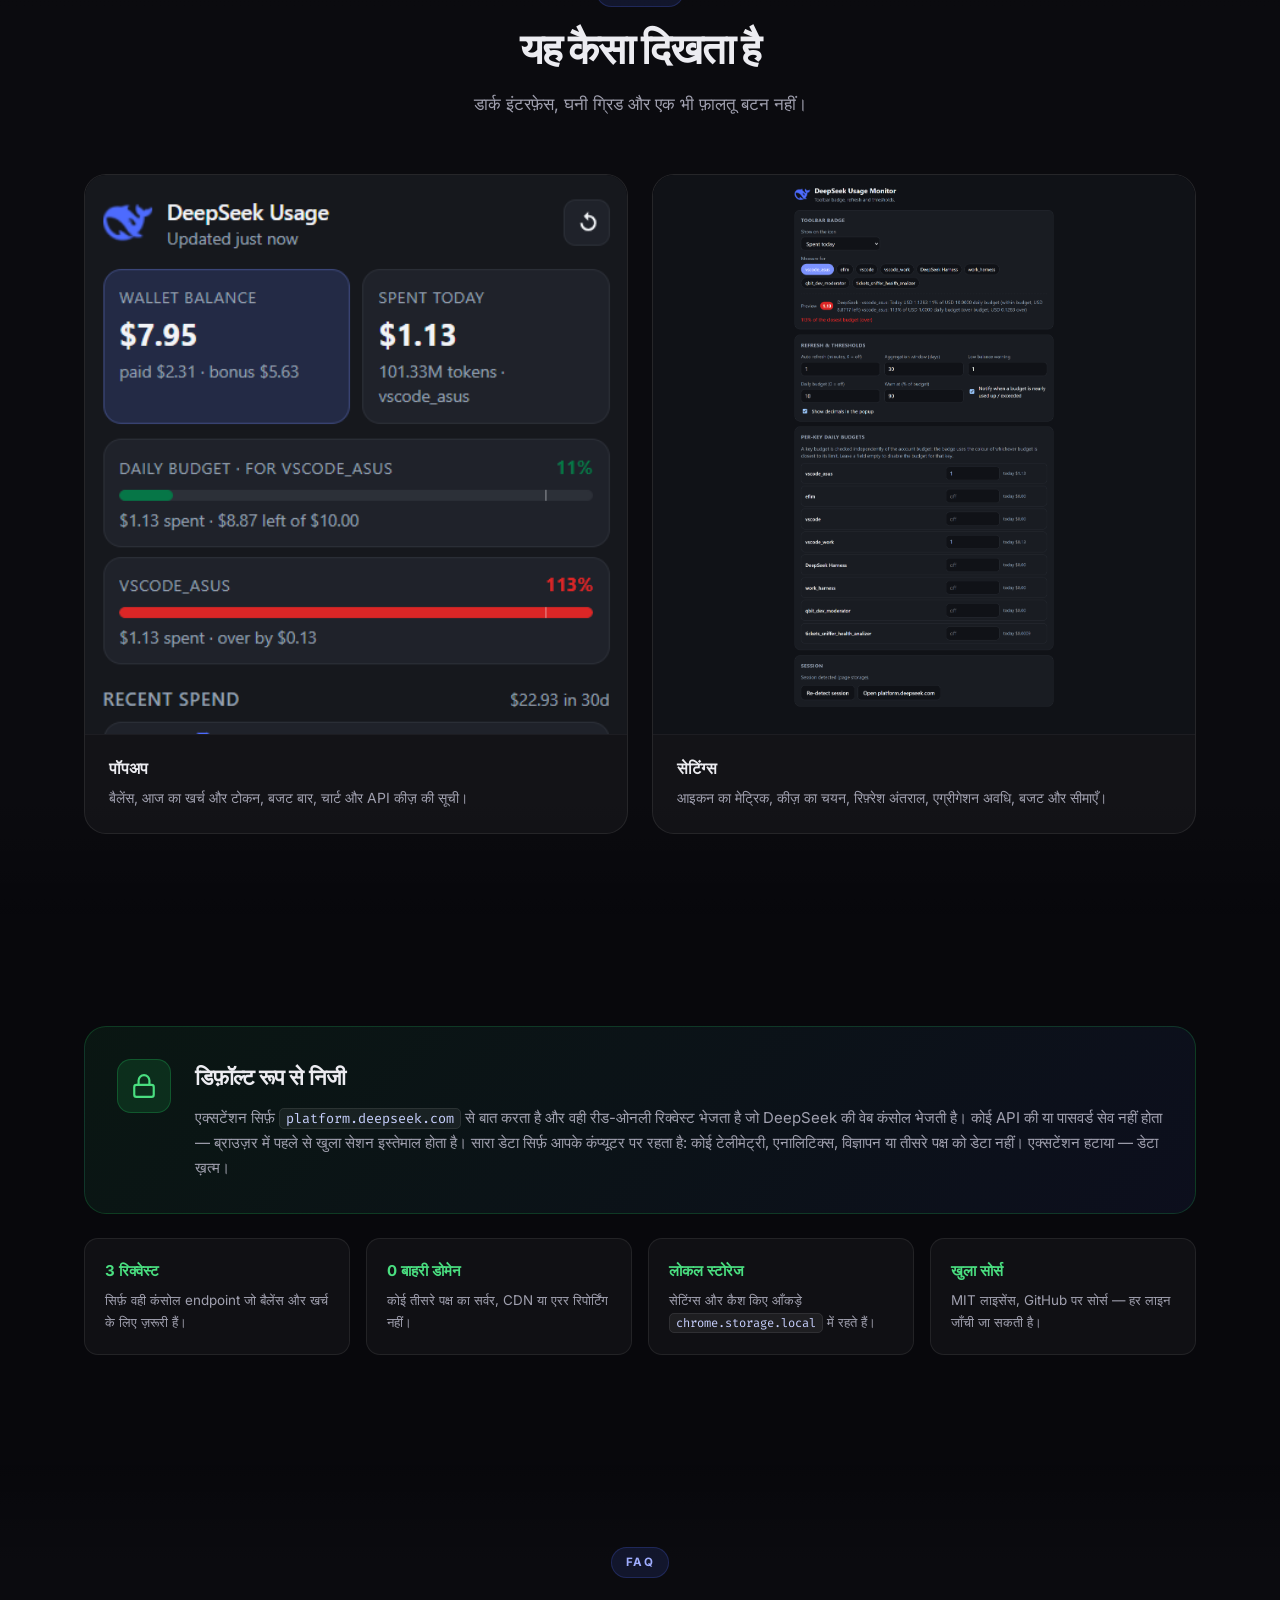
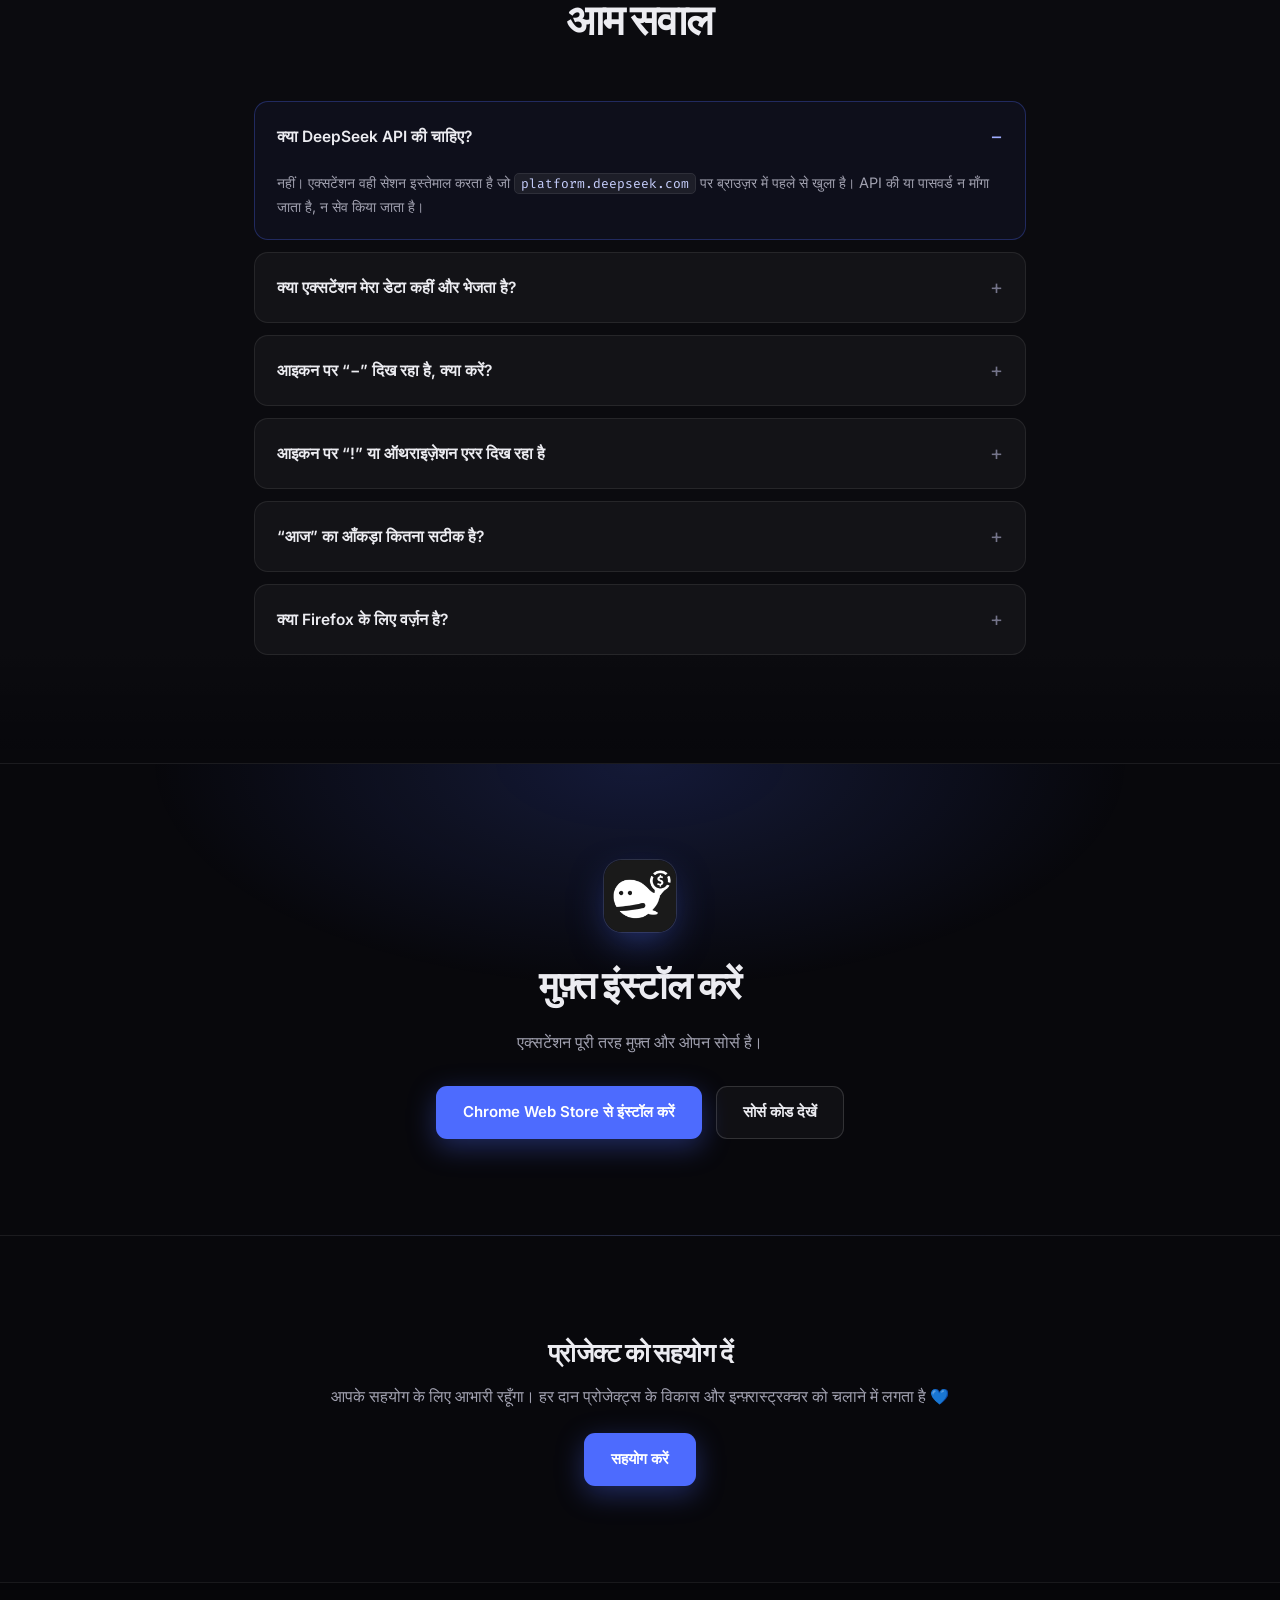
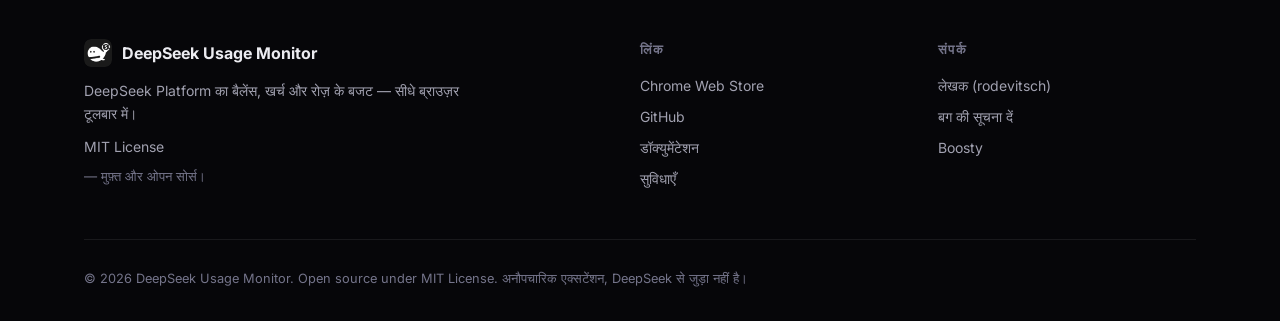
<file: hi/index.html>
<!DOCTYPE html>
<html lang="hi">
<head>
  <meta charset="UTF-8">
  <meta name="viewport" content="width=device-width, initial-scale=1.0">
  <title>DeepSeek Usage Monitor — Chrome टूलबार में DeepSeek का बैलेंस, खर्च और बजट</title>

  <link rel="icon" type="image/png" sizes="128x128" href="../assets/images/icon128.png">
  <link rel="icon" type="image/png" sizes="48x48" href="../assets/images/icon48.png">
  <link rel="icon" type="image/png" sizes="16x16" href="../assets/images/icon16.png">

  <meta name="description" data-i18n-content="meta.description" content="Расширение Chrome для DeepSeek Platform: баланс кошелька, траты за сегодня и по каждому API-ключу, график за 30 дней и дневные бюджеты — прямо в панели браузера. Без API-ключа и пароля.">
  <meta name="keywords" content="DeepSeek, DeepSeek Platform, usage monitor, баланс DeepSeek, траты API, бюджеты API-ключей, расширение Chrome, developer tools">
  <meta name="author" content="Dmitry Rodevich">
  <link rel="canonical" href="https://deepseek-usage-monitor.rodevich.com/">

  <meta property="og:type" content="website">
  <meta property="og:title" data-i18n-content="meta.ogTitle" content="DeepSeek Usage Monitor — расширение для Chrome">
  <meta property="og:description" data-i18n-content="meta.ogDesc" content="Баланс, траты за сегодня и по API-ключам, график за 30 дней и дневные бюджеты DeepSeek — прямо в панели браузера.">
  <meta property="og:image" content="assets/images/popup.png">
  <meta property="og:url" content="https://deepseek-usage-monitor.rodevich.com/">
  <meta property="og:locale" content="hi_IN">
  <meta name="twitter:card" content="summary_large_image">
  <meta name="twitter:title" data-i18n-content="meta.ogTitle" content="DeepSeek Usage Monitor — расширение для Chrome">
  <meta name="twitter:description" data-i18n-content="meta.ogDesc" content="Баланс, траты за сегодня и по API-ключам, график за 30 дней и дневные бюджеты DeepSeek — прямо в панели браузера.">
  <meta name="twitter:image" content="assets/images/popup.png">

  <meta name="theme-color" content="#0a0a0f">

  <link rel="alternate" hreflang="ru" href="https://deepseek-usage-monitor.rodevich.com/">
  <link rel="alternate" hreflang="en" href="https://deepseek-usage-monitor.rodevich.com/en/">
  <link rel="alternate" hreflang="de" href="https://deepseek-usage-monitor.rodevich.com/de/">
  <link rel="alternate" hreflang="es" href="https://deepseek-usage-monitor.rodevich.com/es/">
  <link rel="alternate" hreflang="fr" href="https://deepseek-usage-monitor.rodevich.com/fr/">
  <link rel="alternate" hreflang="hi" href="https://deepseek-usage-monitor.rodevich.com/hi/">
  <link rel="alternate" hreflang="id" href="https://deepseek-usage-monitor.rodevich.com/id/">
  <link rel="alternate" hreflang="ja" href="https://deepseek-usage-monitor.rodevich.com/ja/">
  <link rel="alternate" hreflang="pt-BR" href="https://deepseek-usage-monitor.rodevich.com/pt_BR/">
  <link rel="alternate" hreflang="zh-CN" href="https://deepseek-usage-monitor.rodevich.com/zh_CN/">
  <link rel="alternate" hreflang="x-default" href="https://deepseek-usage-monitor.rodevich.com/">

  <link rel="preconnect" href="https://fonts.googleapis.com">
  <link rel="preconnect" href="https://fonts.gstatic.com" crossorigin>
  <link href="https://fonts.googleapis.com/css2?family=Inter:wght@400;500;600;700;800&family=Fira+Code:wght@400;500&display=swap" rel="stylesheet">
  <link rel="stylesheet" href="../styles.css">

  <script type="application/ld+json">
  {
    "@context": "https://schema.org",
    "@type": "SoftwareApplication",
    "name": "DeepSeek Usage Monitor",
    "applicationCategory": "DeveloperApplication",
    "operatingSystem": "Chrome 116+",
    "url": "https://deepseek-usage-monitor.rodevich.com/",
    "downloadUrl": "https://chromewebstore.google.com/detail/deepseek-usage-monitor/bgnofdddgahndpccpfnlddggfmcjbcco",
    "offers": { "@type": "Offer", "price": "0", "priceCurrency": "USD" },
    "author": { "@type": "Person", "name": "Dmitry Rodevich", "url": "https://rodevich.com" },
    "description": "Баланс кошелька, траты за сегодня и по API-ключам, график за 30 дней и дневные бюджеты DeepSeek Platform прямо в панели браузера."
  }
  </script>
</head>
<body>

  <!-- ===== Background ===== -->
  <div class="bg-glow" aria-hidden="true"></div>
  <div class="bg-grid" aria-hidden="true"></div>

  <!-- ===== Nav ===== -->
  <nav id="navbar">
    <div class="container">
      <a href="#" class="nav-brand">
        <img src="../assets/images/icon48.png" alt="DeepSeek Usage Monitor">
        DeepSeek Usage
      </a>
      <ul class="nav-links" id="navLinks">
        <li><a href="#features" data-i18n="nav.features">सुविधाएँ</a></li>
        <li><a href="#budgets" data-i18n="nav.budgets">बजट</a></li>
        <li><a href="#screenshots" data-i18n="nav.screenshots">स्क्रीनशॉट</a></li>
        <li><a href="#privacy" data-i18n="nav.privacy">प्राइवेसी</a></li>
        <li><a href="#faq" data-i18n="nav.faq">सवाल-जवाब</a></li>
        <li><a href="https://github.com/rodewitsch/deepseek-usage-monitor" target="_blank" rel="noopener">GitHub</a></li>
        <li>
          <a class="nav-cta" href="https://chromewebstore.google.com/detail/deepseek-usage-monitor/bgnofdddgahndpccpfnlddggfmcjbcco?authuser=0" target="_blank" rel="noopener" data-i18n="nav.install">इंस्टॉल करें</a>
        </li>
      </ul>
      <div class="nav-side">
        <div class="lang-switch" id="langSwitch">
          <button type="button" class="lang-btn" aria-haspopup="true" aria-expanded="false" aria-label="भाषा" data-i18n-aria-label="a11y.lang">
            <svg viewBox="0 0 24 24" fill="none" stroke="currentColor" stroke-width="2" stroke-linecap="round" stroke-linejoin="round" aria-hidden="true"><circle cx="12" cy="12" r="9"/><path d="M3 12h18"/><path d="M12 3a15 15 0 0 1 0 18a15 15 0 0 1 0-18"/></svg>
            <span class="lang-code">HI</span>
          </button>
          <div class="lang-menu" role="menu">
            <a href="../" hreflang="ru">Русский</a>
            <a href="../en/" hreflang="en">English</a>
            <a href="../de/" hreflang="de">Deutsch</a>
            <a href="../es/" hreflang="es">Español</a>
            <a href="../fr/" hreflang="fr">Français</a>
            <a href="../hi/" hreflang="hi" class="active" aria-current="true">हिन्दी</a>
            <a href="../id/" hreflang="id">Bahasa Indonesia</a>
            <a href="../ja/" hreflang="ja">日本語</a>
            <a href="../pt_BR/" hreflang="pt_BR">Português (Brasil)</a>
            <a href="../zh_CN/" hreflang="zh_CN">简体中文</a>
          </div>
        </div>
        <button class="mobile-toggle" id="mobileToggle" aria-label="मेन्यू" aria-expanded="false" data-i18n-aria-label="a11y.menu">
          <span></span><span></span><span></span>
        </button>
      </div>
    </div>
  </nav>

  <!-- ===== Hero ===== -->
  <section class="hero">
    <div class="container hero-grid">
      <div class="hero-text">
        <div class="hero-badge">
          <span class="dot"></span>
          <span data-i18n="hero.badge">Chrome Web Store पर उपलब्ध</span>
        </div>

        <h1 data-i18n-html="hero.title">आपका <span class="grad">DeepSeek</span><br>आपके कंट्रोल में</h1>

        <p class="hero-sub" data-i18n="hero.sub">वॉलेट बैलेंस, आज का खर्च और हर API की का अलग खर्च, 30 दिन का चार्ट और रोज़ के बजट — सीधे ब्राउज़र टूलबार में। न API की चाहिए, न पासवर्ड, न अलग से लॉगिन।</p>

        <div class="hero-buttons">
          <a class="btn btn-primary" href="https://chromewebstore.google.com/detail/deepseek-usage-monitor/bgnofdddgahndpccpfnlddggfmcjbcco?authuser=0" target="_blank" rel="noopener">
            <svg width="18" height="18" viewBox="0 0 24 24" fill="none" stroke="currentColor" stroke-width="3" stroke-linecap="round" stroke-linejoin="round" aria-hidden="true"><path d="M12 4v12"/><path d="M6 10l6 6 6-6"/><path d="M4 20h16"/></svg>
            <span data-i18n="hero.install">Chrome Web Store से इंस्टॉल करें</span>
          </a>
          <a class="btn btn-ghost" href="https://github.com/rodewitsch/deepseek-usage-monitor" target="_blank" rel="noopener">
            <svg width="18" height="18" viewBox="0 0 24 24" fill="currentColor" aria-hidden="true"><path d="M12 0C5.37 0 0 5.37 0 12c0 5.31 3.435 9.795 8.205 11.385.6.105.825-.255.825-.57 0-.285-.015-1.23-.015-2.235-3.015.555-3.795-.735-4.035-1.41-.135-.345-.72-1.41-1.23-1.695-.42-.225-1.02-.78-.015-.795.945-.015 1.62.87 1.845 1.23 1.08 1.815 2.805 1.305 3.495.99.105-.78.42-1.305.765-1.605-2.67-.3-5.46-1.335-5.46-5.925 0-1.305.465-2.385 1.23-3.225-.12-.3-.54-1.53.12-3.18 0 0 1.005-.315 3.3 1.23.96-.27 1.98-.405 3-.405s2.04.135 3 .405c2.295-1.56 3.3-1.23 3.3-1.23.66 1.65.24 2.88.12 3.18.765.84 1.23 1.905 1.23 3.225 0 4.605-2.805 5.625-5.475 5.925.435.375.81 1.095.81 2.22 0 1.605-.015 2.895-.015 3.3 0 .315.225.69.825.57A12.02 12.02 0 0 0 24 12c0-6.63-5.37-12-12-12z"/></svg>
            <span data-i18n="hero.source">सोर्स कोड</span>
          </a>
        </div>

        <ul class="hero-points">
          <li data-i18n="hero.point1">टूलबार आइकन पर लाइव आँकड़े</li>
          <li data-i18n="hero.point2">हर API की के खर्च का हिसाब</li>
          <li data-i18n="hero.point3">रोज़ के बजट और सूचनाएँ</li>
          <li data-i18n="hero.point4">कोई टेलीमेट्री, कोई एनालिटिक्स नहीं</li>
        </ul>
      </div>

      <div class="hero-visual">
        <div class="browser-frame">
          <div class="browser-bar">
            <span class="traffic"></span><span class="traffic"></span><span class="traffic"></span>
            <div class="url-bar">
              <span class="badge-demo">14%</span>
              platform.deepseek.com
            </div>
            <img class="ext-icon" src="../assets/images/icon32.png" alt="">
          </div>
          <div class="popup-wrap">
            <img src="../assets/images/popup.png" alt="DeepSeek Usage Monitor popup" data-i18n-alt="alt.popup" width="432" height="700">
          </div>
        </div>
      </div>
    </div>
  </section>

  <!-- ===== Features ===== -->
  <section class="section" id="features">
    <div class="container">
      <div class="section-head">
        <span class="section-label" data-i18n="features.label">सुविधाएँ</span>
        <h2 class="section-title" data-i18n="features.title">खर्च की पूरी जानकारी एक नज़र में</h2>
        <p class="section-sub" data-i18n="features.sub">एक्सटेंशन सिर्फ़ वही रिक्वेस्ट भेजता है जो DeepSeek की वेब कंसोल भेजती है, और उनसे एक साफ़ डैशबोर्ड बनाता है।</p>
      </div>

      <div class="features-grid">
        <article class="feature-card">
          <div class="feature-icon">
            <svg viewBox="0 0 24 24" fill="none" stroke="currentColor" stroke-width="2" stroke-linecap="round" stroke-linejoin="round" aria-hidden="true"><rect x="2" y="7" width="20" height="14" rx="2"/><path d="M16 7V5a2 2 0 0 0-2-2h-4a2 2 0 0 0-2 2v2"/><path d="M2 12h20"/></svg>
          </div>
          <h3 data-i18n="f1.title">वॉलेट बैलेंस</h3>
          <p data-i18n="f1.desc">पेड और बोनस बैलेंस अलग-अलग। आपकी तय सीमा से बैलेंस नीचे जाते ही आइकन लाल हो जाता है।</p>
        </article>

        <article class="feature-card">
          <div class="feature-icon">
            <svg viewBox="0 0 24 24" fill="none" stroke="currentColor" stroke-width="2" stroke-linecap="round" stroke-linejoin="round" aria-hidden="true"><path d="M3 17l6-6 4 4 8-8"/><path d="M17 7h4v4"/></svg>
          </div>
          <h3 data-i18n="f2.title">आज का खर्च</h3>
          <p data-i18n="f2.desc">आज का खर्च और टोकन की संख्या। सही आँकड़े के लिए “आज” अलग से लिया जाता है, ताकि दिन बदलने तक संख्या सटीक रहे।</p>
        </article>

        <article class="feature-card">
          <div class="feature-icon">
            <svg viewBox="0 0 24 24" fill="none" stroke="currentColor" stroke-width="2" stroke-linecap="round" stroke-linejoin="round" aria-hidden="true"><path d="M21 2l-2 2m-7.61 7.61a5.5 5.5 0 1 1-7.778 7.778 5.5 5.5 0 0 1 7.777-7.777zm0 0L15.5 7.5m0 0l3 3L22 7l-3-3m-3.5 3.5L19 4"/></svg>
          </div>
          <h3 data-i18n="f3.title">हर API की का हिसाब</h3>
          <p data-i18n="f3.desc">पता चलता है कौन सी की सबसे महँगी है। आइकन और चार्ट को एक की या कीज़ के किसी भी चयन तक सीमित किया जा सकता है।</p>
        </article>

        <article class="feature-card">
          <div class="feature-icon">
            <svg viewBox="0 0 24 24" fill="none" stroke="currentColor" stroke-width="2" stroke-linecap="round" stroke-linejoin="round" aria-hidden="true"><rect x="3" y="3" width="7" height="9"/><rect x="14" y="3" width="7" height="5"/><rect x="14" y="12" width="7" height="9"/><rect x="3" y="16" width="7" height="5"/></svg>
          </div>
          <h3 data-i18n="f4.title">30 दिन का चार्ट</h3>
          <p data-i18n="f4.desc">चुनी गई अवधि के लिए रोज़ के बार। सूची में कीज़ पर क्लिक करें — बार अलग-अलग रंगों वाले स्टैक्ड सेगमेंट बन जाते हैं।</p>
        </article>

        <article class="feature-card">
          <div class="feature-icon">
            <svg viewBox="0 0 24 24" fill="none" stroke="currentColor" stroke-width="2" stroke-linecap="round" stroke-linejoin="round" aria-hidden="true"><path d="M12 2a7 7 0 0 0-7 7c0 5 7 13 7 13s7-8 7-13a7 7 0 0 0-7-7z"/><circle cx="12" cy="9" r="2.5"/></svg>
          </div>
          <h3 data-i18n="f5.title">आपके मेट्रिक पर आइकन</h3>
          <p data-i18n="f5.desc">आज का खर्च, अवधि का खर्च, बैलेंस या टोकन — टूलबार आइकन पर क्या दिखे, यह आप तय करते हैं।</p>
        </article>

        <article class="feature-card">
          <div class="feature-icon">
            <svg viewBox="0 0 24 24" fill="none" stroke="currentColor" stroke-width="2" stroke-linecap="round" stroke-linejoin="round" aria-hidden="true"><circle cx="12" cy="12" r="9"/><path d="M12 7v5l3 2"/></svg>
          </div>
          <h3 data-i18n="f6.title">ऑटो रिफ़्रेश</h3>
          <p data-i18n="f6.desc">डेटा तय समय पर बैकग्राउंड में अपडेट होता है (डिफ़ॉल्ट रूप से हर मिनट) या बिल्कुल नहीं। मैन्युअल रिफ़्रेश का बटन हमेशा मौजूद रहता है।</p>
        </article>
      </div>
    </div>
  </section>

  <!-- ===== Budgets ===== -->
  <section class="section section-alt" id="budgets">
    <div class="container">
      <div class="split">
        <div class="split-text">
          <span class="section-label" data-i18n="budgets.label">बजट</span>
          <h2 class="section-title" data-i18n-html="budgets.title">API कीज़ पर<br>ज़्यादा खर्च बंद करें</h2>
          <p class="split-sub" data-i18n="budgets.sub">पूरे अकाउंट के लिए और हर की के लिए अलग रोज़ का बजट तय करें। आइकन हरा, नारंगी या लाल हो जाता है — उस बजट के हिसाब से जो अपनी सीमा के सबसे क़रीब है।</p>

          <ul class="check-list">
            <li data-i18n="budgets.li1">अकाउंट का कुल बजट और हर की के अलग बजट</li>
            <li data-i18n="budgets.li2">बदली जा सकने वाली चेतावनी सीमा (डिफ़ॉल्ट 90 %)</li>
            <li data-i18n="budgets.li3">सीमा के क़रीब आने और पार होने पर सिस्टम सूचना</li>
            <li data-i18n="budgets.li4">हर बजट के लिए दिन में एक सूचना — कोई स्पैम नहीं</li>
          </ul>

          <div class="stat-row">
            <div class="stat"><strong>11%</strong><span data-i18n="budgets.stat1">बजट खर्च</span></div>
            <div class="stat"><strong>$8.87</strong><span data-i18n="budgets.stat2">आज बचा है</span></div>
            <div class="stat stat-danger"><strong>113%</strong><span data-i18n="budgets.stat3">की की सीमा</span></div>
          </div>
        </div>

        <div class="split-visual">
          <div class="budget-card">
            <div class="budget-head">
              <span class="budget-title">Daily Budget · vscode_asus</span>
              <span class="budget-pct ok">11%</span>
            </div>
            <div class="bar"><span class="bar-fill ok" style="width:11%"></span><span class="bar-warn" style="left:90%"></span></div>
            <p class="budget-note" data-i18n="budgets.card1">$1.13 खर्च · $10.00 में से $8.87 बचे</p>
          </div>

          <div class="budget-card">
            <div class="budget-head">
              <span class="budget-title" data-i18n="budgets.card2title">vscode_asus (हर की)</span>
              <span class="budget-pct danger">113%</span>
            </div>
            <div class="bar"><span class="bar-fill danger" style="width:100%"></span><span class="bar-warn" style="left:90%"></span></div>
            <p class="budget-note" data-i18n="budgets.card2">$1.13 खर्च · $1.00 से $0.13 ज़्यादा</p>
          </div>

          <div class="budget-card">
            <div class="budget-head">
              <span class="budget-title" data-i18n="budgets.card3title">vscode_work (हर की)</span>
              <span class="budget-pct ok">13%</span>
            </div>
            <div class="bar"><span class="bar-fill ok" style="width:13%"></span><span class="bar-warn" style="left:90%"></span></div>
            <p class="budget-note" data-i18n="budgets.card3">$0.13 खर्च · $1.00 में से $0.87 बचे</p>
          </div>

          <div class="budget-card muted">
            <div class="budget-head">
              <span class="budget-title" data-i18n="budgets.card4title">vscode (हर की)</span>
              <span class="budget-pct">off</span>
            </div>
            <div class="bar"><span class="bar-fill" style="width:0"></span></div>
            <p class="budget-note" data-i18n="budgets.card4">इस की का बजट बंद है</p>
          </div>
        </div>
      </div>
    </div>
  </section>

  <!-- ===== How it works ===== -->
  <section class="section" id="how-it-works">
    <div class="container">
      <div class="section-head">
        <span class="section-label" data-i18n="how.label">यह कैसे काम करता है</span>
        <h2 class="section-title" data-i18n="how.title">पहले चार्ट तक तीन क़दम</h2>
        <p class="section-sub" data-i18n="how.sub">अलग रजिस्ट्रेशन या API की की ज़रूरत नहीं — ब्राउज़र में पहले से खुला सेशन इस्तेमाल होता है।</p>
      </div>

      <div class="steps">
        <div class="step">
          <span class="step-num">01</span>
          <h4 data-i18n="how.s1title">एक्सटेंशन इंस्टॉल करें</h4>
          <p data-i18n="how.s1desc">Chrome Web Store से एक क्लिक में। Chrome 116 या नया चाहिए।</p>
        </div>
        <div class="step">
          <span class="step-num">02</span>
          <h4 data-i18n="how.s2title">platform.deepseek.com खोलें</h4>
          <p data-i18n="how.s2desc">साइन इन करें — सेशन अपने आप पकड़ लिया जाता है।</p>
        </div>
        <div class="step">
          <span class="step-num">03</span>
          <h4 data-i18n="how.s3title">आइकन पर क्लिक करें</h4>
          <p data-i18n="how.s3desc">पहला रिफ़्रेश अपने आप होता है। उसके बाद डेटा बैकग्राउंड में अपडेट होता रहता है।</p>
        </div>
      </div>
    </div>
  </section>

  <!-- ===== Screenshots ===== -->
  <section class="section section-alt" id="screenshots">
    <div class="container">
      <div class="section-head">
        <span class="section-label" data-i18n="shots.label">स्क्रीनशॉट</span>
        <h2 class="section-title" data-i18n="shots.title">यह कैसा दिखता है</h2>
        <p class="section-sub" data-i18n="shots.sub">डार्क इंटरफ़ेस, घनी ग्रिड और एक भी फ़ालतू बटन नहीं।</p>
      </div>

      <div class="shots">
        <figure class="shot">
          <div class="shot-body">
            <img src="../assets/images/popup.png" alt="Popup: balance, spend today and chart" data-i18n-alt="alt.popupShot" loading="lazy" width="432" height="700">
          </div>
          <figcaption>
            <h4 data-i18n="shots.popupTitle">पॉपअप</h4>
            <p data-i18n="shots.popupDesc">बैलेंस, आज का खर्च और टोकन, बजट बार, चार्ट और API कीज़ की सूची।</p>
          </figcaption>
        </figure>

        <figure class="shot">
          <div class="shot-body">
            <img src="../assets/images/options.png" alt="Options page: badge, refresh, budgets, session" data-i18n-alt="alt.optionsShot" loading="lazy" width="1280" height="1280">
          </div>
          <figcaption>
            <h4 data-i18n="shots.optionsTitle">सेटिंग्स</h4>
            <p data-i18n="shots.optionsDesc">आइकन का मेट्रिक, कीज़ का चयन, रिफ़्रेश अंतराल, एग्रीगेशन अवधि, बजट और सीमाएँ।</p>
          </figcaption>
        </figure>
      </div>
    </div>
  </section>

  <!-- ===== Privacy ===== -->
  <section class="section" id="privacy">
    <div class="container">
      <div class="privacy-box">
        <div class="privacy-icon">
          <svg viewBox="0 0 24 24" fill="none" stroke="currentColor" stroke-width="2" stroke-linecap="round" stroke-linejoin="round" aria-hidden="true"><rect x="3" y="11" width="18" height="11" rx="2"/><path d="M7 11V7a5 5 0 0 1 10 0v4"/></svg>
        </div>
        <div>
          <h2 data-i18n="privacy.title">डिफ़ॉल्ट रूप से निजी</h2>
          <p data-i18n-html="privacy.text">एक्सटेंशन सिर्फ़ <code>platform.deepseek.com</code> से बात करता है और वही रीड-ओनली रिक्वेस्ट भेजता है जो DeepSeek की वेब कंसोल भेजती है। कोई API की या पासवर्ड सेव नहीं होता — ब्राउज़र में पहले से खुला सेशन इस्तेमाल होता है। सारा डेटा सिर्फ़ आपके कंप्यूटर पर रहता है: कोई टेलीमेट्री, एनालिटिक्स, विज्ञापन या तीसरे पक्ष को डेटा नहीं। एक्सटेंशन हटाया — डेटा ख़त्म।</p>
        </div>
      </div>

      <div class="privacy-grid">
        <div class="privacy-item">
          <h4 data-i18n="privacy.i1title">3 रिक्वेस्ट</h4>
          <p data-i18n="privacy.i1desc">सिर्फ़ वही कंसोल endpoint जो बैलेंस और खर्च के लिए ज़रूरी हैं।</p>
        </div>
        <div class="privacy-item">
          <h4 data-i18n="privacy.i2title">0 बाहरी डोमेन</h4>
          <p data-i18n="privacy.i2desc">कोई तीसरे पक्ष का सर्वर, CDN या एरर रिपोर्टिंग नहीं।</p>
        </div>
        <div class="privacy-item">
          <h4 data-i18n="privacy.i3title">लोकल स्टोरेज</h4>
          <p data-i18n-html="privacy.i3desc">सेटिंग्स और कैश किए आँकड़े <code>chrome.storage.local</code> में रहते हैं।</p>
        </div>
        <div class="privacy-item">
          <h4 data-i18n="privacy.i4title">खुला सोर्स</h4>
          <p data-i18n="privacy.i4desc">MIT लाइसेंस, GitHub पर सोर्स — हर लाइन जाँची जा सकती है।</p>
        </div>
      </div>
    </div>
  </section>

  <!-- ===== FAQ ===== -->
  <section class="section section-alt" id="faq">
    <div class="container container-narrow">
      <div class="section-head">
        <span class="section-label">FAQ</span>
        <h2 class="section-title" data-i18n="faq.title">आम सवाल</h2>
      </div>

      <details class="faq" open>
        <summary data-i18n="faq.q1">क्या DeepSeek API की चाहिए?</summary>
        <p data-i18n-html="faq.a1">नहीं। एक्सटेंशन वही सेशन इस्तेमाल करता है जो <code>platform.deepseek.com</code> पर ब्राउज़र में पहले से खुला है। API की या पासवर्ड न माँगा जाता है, न सेव किया जाता है।</p>
      </details>

      <details class="faq">
        <summary data-i18n="faq.q2">क्या एक्सटेंशन मेरा डेटा कहीं और भेजता है?</summary>
        <p data-i18n-html="faq.a2">नहीं। रिक्वेस्ट सिर्फ़ <code>platform.deepseek.com</code> पर जाती हैं, बाक़ी सब लोकल रहता है। कोई एनालिटिक्स, टेलीमेट्री या विज्ञापन नहीं।</p>
      </details>

      <details class="faq">
        <summary data-i18n="faq.q3">आइकन पर “−” दिख रहा है, क्या करें?</summary>
        <p data-i18n-html="faq.a3">DeepSeek का WAF टोकन एक्सपायर हो गया है। एक बार <code>platform.deepseek.com</code> खोलें — टोकन खुद रिन्यू हो जाता है और अगले रिफ़्रेश पर एक्सटेंशन उसे पकड़ लेता है। यह अपने आप कोई टैब नहीं खोलता।</p>
      </details>

      <details class="faq">
        <summary data-i18n="faq.q4">आइकन पर “!” या ऑथराइज़ेशन एरर दिख रहा है</summary>
        <p data-i18n="faq.a4">सेशन नहीं मिला या एक्सपायर हो गया। प्लेटफ़ॉर्म पर साइन इन करें, फिर एक्सटेंशन सेटिंग्स में “सेशन फिर से पहचानें” दबाएँ।</p>
      </details>

      <details class="faq">
        <summary data-i18n="faq.q5">“आज” का आँकड़ा कितना सटीक है?</summary>
        <p data-i18n="faq.a5">प्लेटफ़ॉर्म की रोज़ की सीरीज़ में चालू दिन दिन ख़त्म होने तक नहीं आता, इसलिए एक्सटेंशन “आज” घंटे-वाली सीरीज़ से लेकर चार्ट में अलग से जोड़ता है।</p>
      </details>

      <details class="faq">
        <summary data-i18n="faq.q6">क्या Firefox के लिए वर्ज़न है?</summary>
        <p data-i18n="faq.a6">फ़िलहाल सिर्फ़ Chrome और Chromium आधारित ब्राउज़र (Edge, Brave, Arc) — Chrome 116+ चाहिए।</p>
      </details>
    </div>
  </section>

  <!-- ===== CTA ===== -->
  <section class="cta-section">
    <div class="container">
      <img class="cta-icon" src="../assets/images/icon128.png" alt="" width="72" height="72">
      <h2 data-i18n="cta.title">मुफ़्त इंस्टॉल करें</h2>
      <p data-i18n="cta.sub">एक्सटेंशन पूरी तरह मुफ़्त और ओपन सोर्स है।</p>
      <div class="cta-buttons">
        <a class="btn btn-primary" href="https://chromewebstore.google.com/detail/deepseek-usage-monitor/bgnofdddgahndpccpfnlddggfmcjbcco?authuser=0" target="_blank" rel="noopener" data-i18n="cta.install">Chrome Web Store से इंस्टॉल करें</a>
        <a class="btn btn-ghost" href="https://github.com/rodewitsch/deepseek-usage-monitor" target="_blank" rel="noopener" data-i18n="cta.source">सोर्स कोड देखें</a>
      </div>
    </div>
  </section>

  <!-- ===== Support ===== -->
  <section class="section support-section">
    <div class="container container-narrow">
      <h2 data-i18n="support.title">प्रोजेक्ट को सहयोग दें</h2>
      <p data-i18n="support.text">आपके सहयोग के लिए आभारी रहूँगा। हर दान प्रोजेक्ट्स के विकास और इन्फ़्रास्ट्रक्चर को चलाने में लगता है 💙</p>
      <a class="btn btn-primary" href="https://boosty.to/rodevich/donate" target="_blank" rel="noopener" data-i18n="support.button">सहयोग करें</a>
    </div>
  </section>

  <!-- ===== Footer ===== -->
  <footer>
    <div class="container footer-grid">
      <div>
        <div class="footer-brand">
          <img src="../assets/images/icon48.png" alt="" width="28" height="28">
          DeepSeek Usage Monitor
        </div>
        <p data-i18n="footer.desc">DeepSeek Platform का बैलेंस, खर्च और रोज़ के बजट — सीधे ब्राउज़र टूलबार में।</p>
        <p class="muted">
          <a href="https://github.com/rodewitsch/deepseek-usage-monitor/blob/main/LICENSE" target="_blank" rel="noopener">MIT License</a>
          <span data-i18n="footer.license">— मुफ़्त और ओपन सोर्स।</span>
        </p>
      </div>
      <div>
        <h4 data-i18n="footer.links">लिंक</h4>
        <a href="https://chromewebstore.google.com/detail/deepseek-usage-monitor/bgnofdddgahndpccpfnlddggfmcjbcco?authuser=0" target="_blank" rel="noopener">Chrome Web Store</a>
        <a href="https://github.com/rodewitsch/deepseek-usage-monitor" target="_blank" rel="noopener">GitHub</a>
        <a href="https://github.com/rodewitsch/deepseek-usage-monitor/blob/main/README.md" target="_blank" rel="noopener" data-i18n="footer.docs">डॉक्युमेंटेशन</a>
        <a href="#features" data-i18n="footer.features">सुविधाएँ</a>
      </div>
      <div>
        <h4 data-i18n="footer.contacts">संपर्क</h4>
        <a href="https://rodevich.com" target="_blank" rel="noopener" data-i18n="footer.author">लेखक (rodevitsch)</a>
        <a href="https://github.com/rodewitsch/deepseek-usage-monitor/issues" target="_blank" rel="noopener" data-i18n="footer.bug">बग की सूचना दें</a>
        <a href="https://boosty.to/rodevich" target="_blank" rel="noopener">Boosty</a>
      </div>
      <div class="footer-bottom">
        © <span id="year">2026</span> DeepSeek Usage Monitor. <span data-i18n="footer.bottom">Open source under MIT License.</span>
        <span data-i18n="footer.disclaimer">अनौपचारिक एक्सटेंशन, DeepSeek से जुड़ा नहीं है।</span>
      </div>
    </div>
  </footer>

  <button id="goToTop" class="go-to-top" aria-label="ऊपर जाएँ" data-i18n-aria-label="a11y.toTop">
    <svg width="20" height="20" viewBox="0 0 24 24" fill="none" stroke="currentColor" stroke-width="2.5" stroke-linecap="round" stroke-linejoin="round"><polyline points="18 15 12 9 6 15"/></svg>
  </button>

  <script src="../script.js"></script>
</body>
</html>
</file>
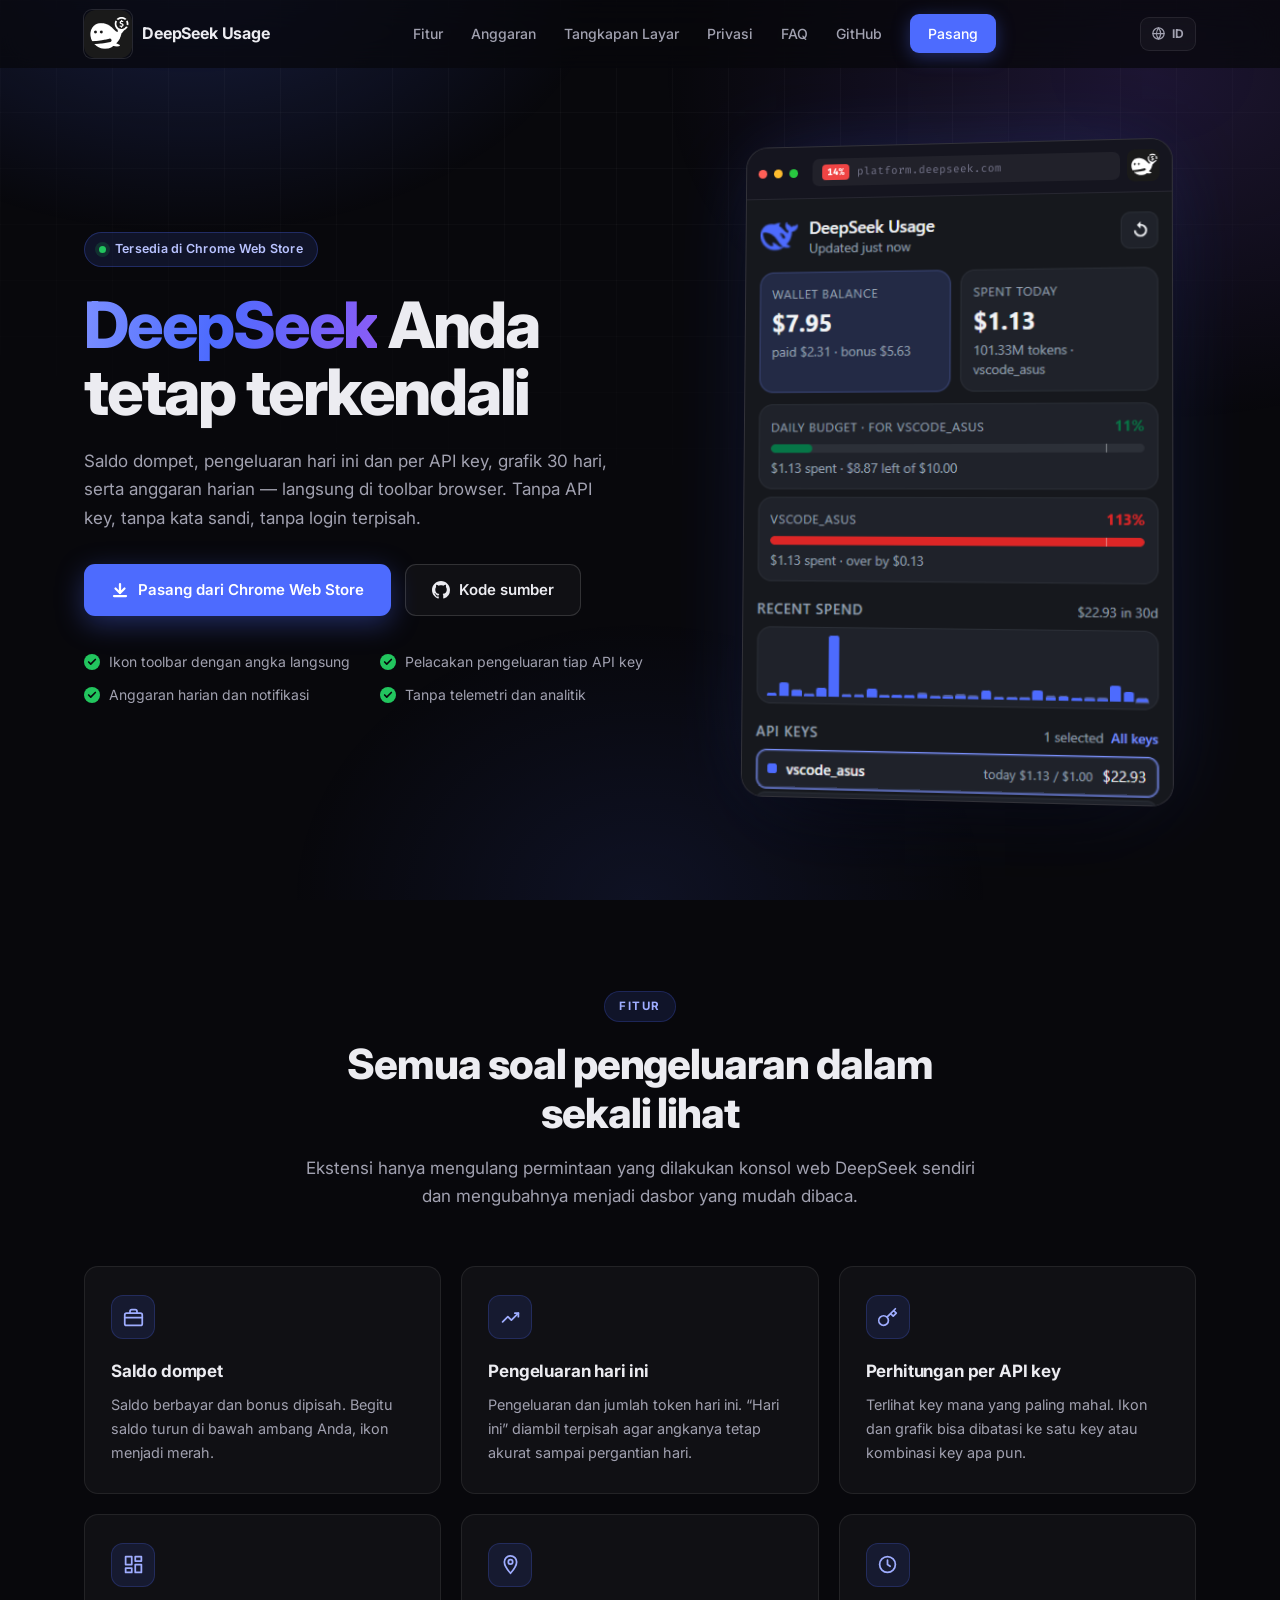
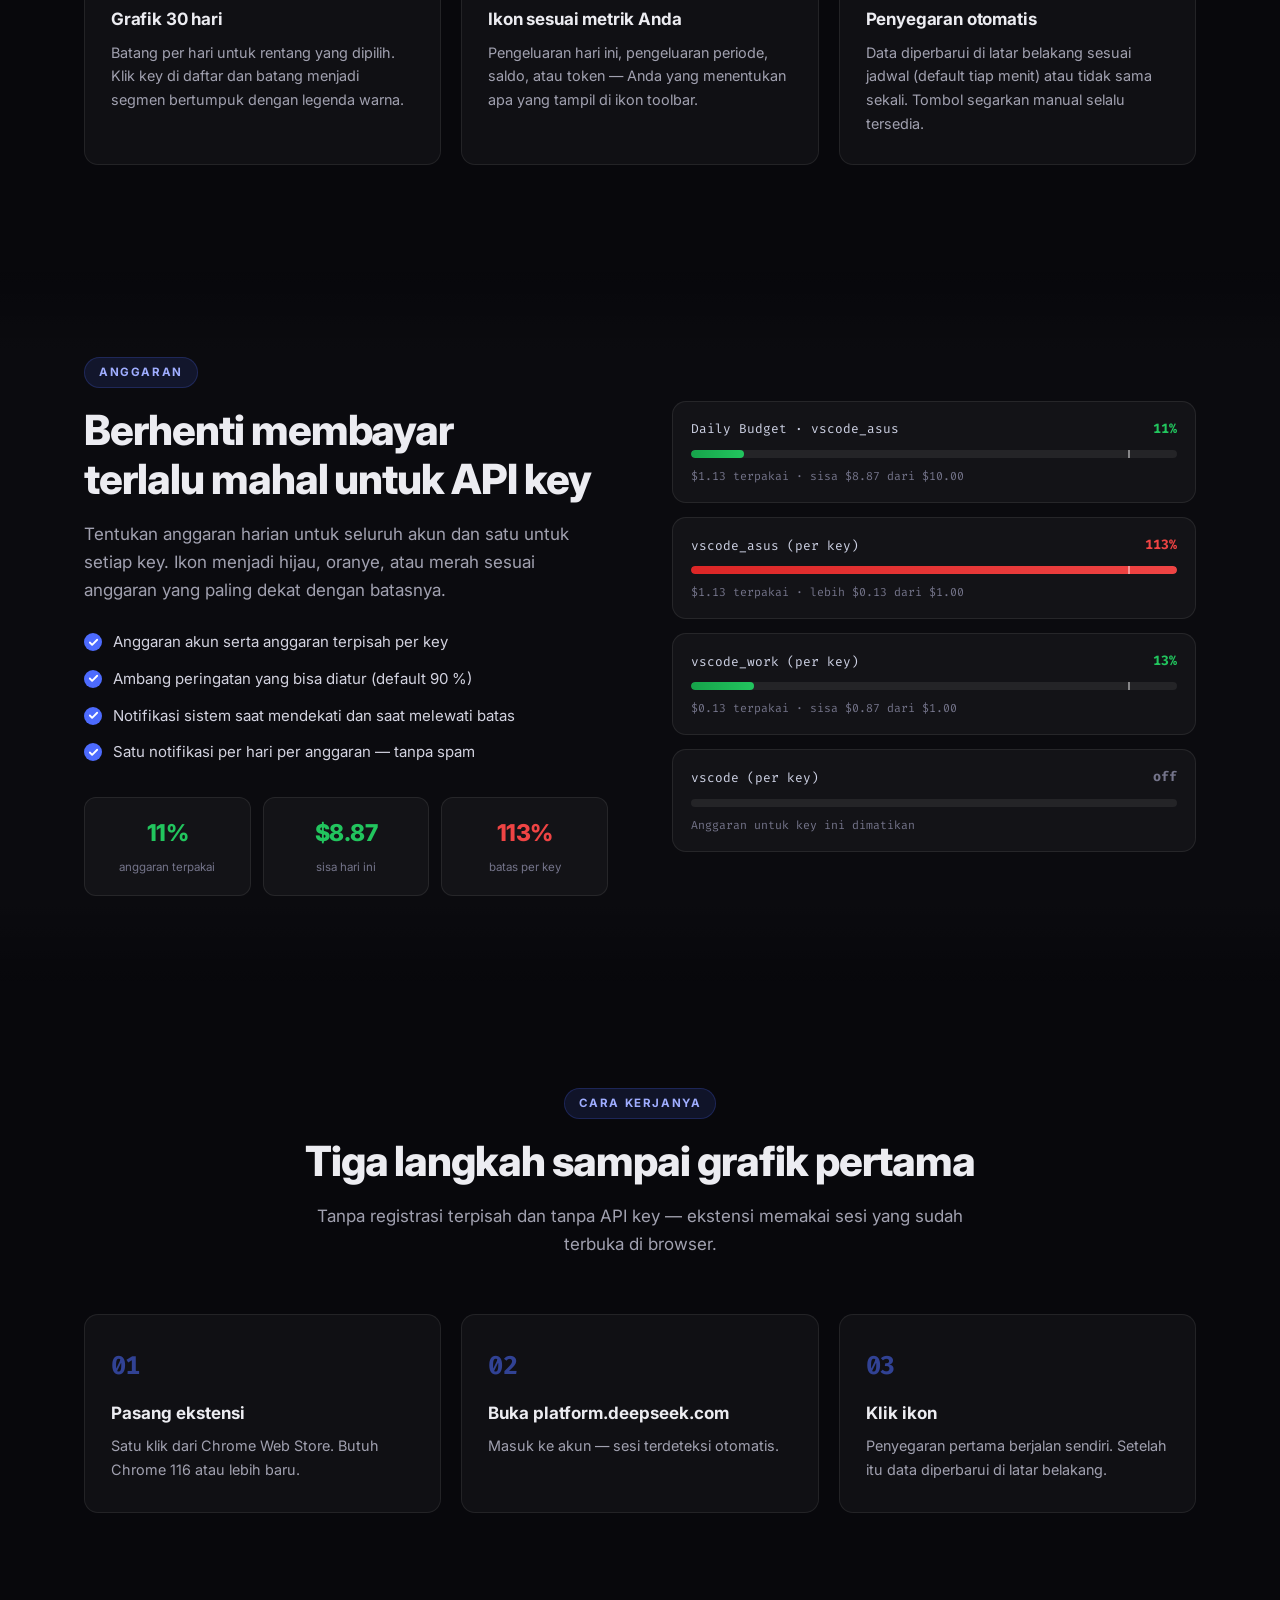
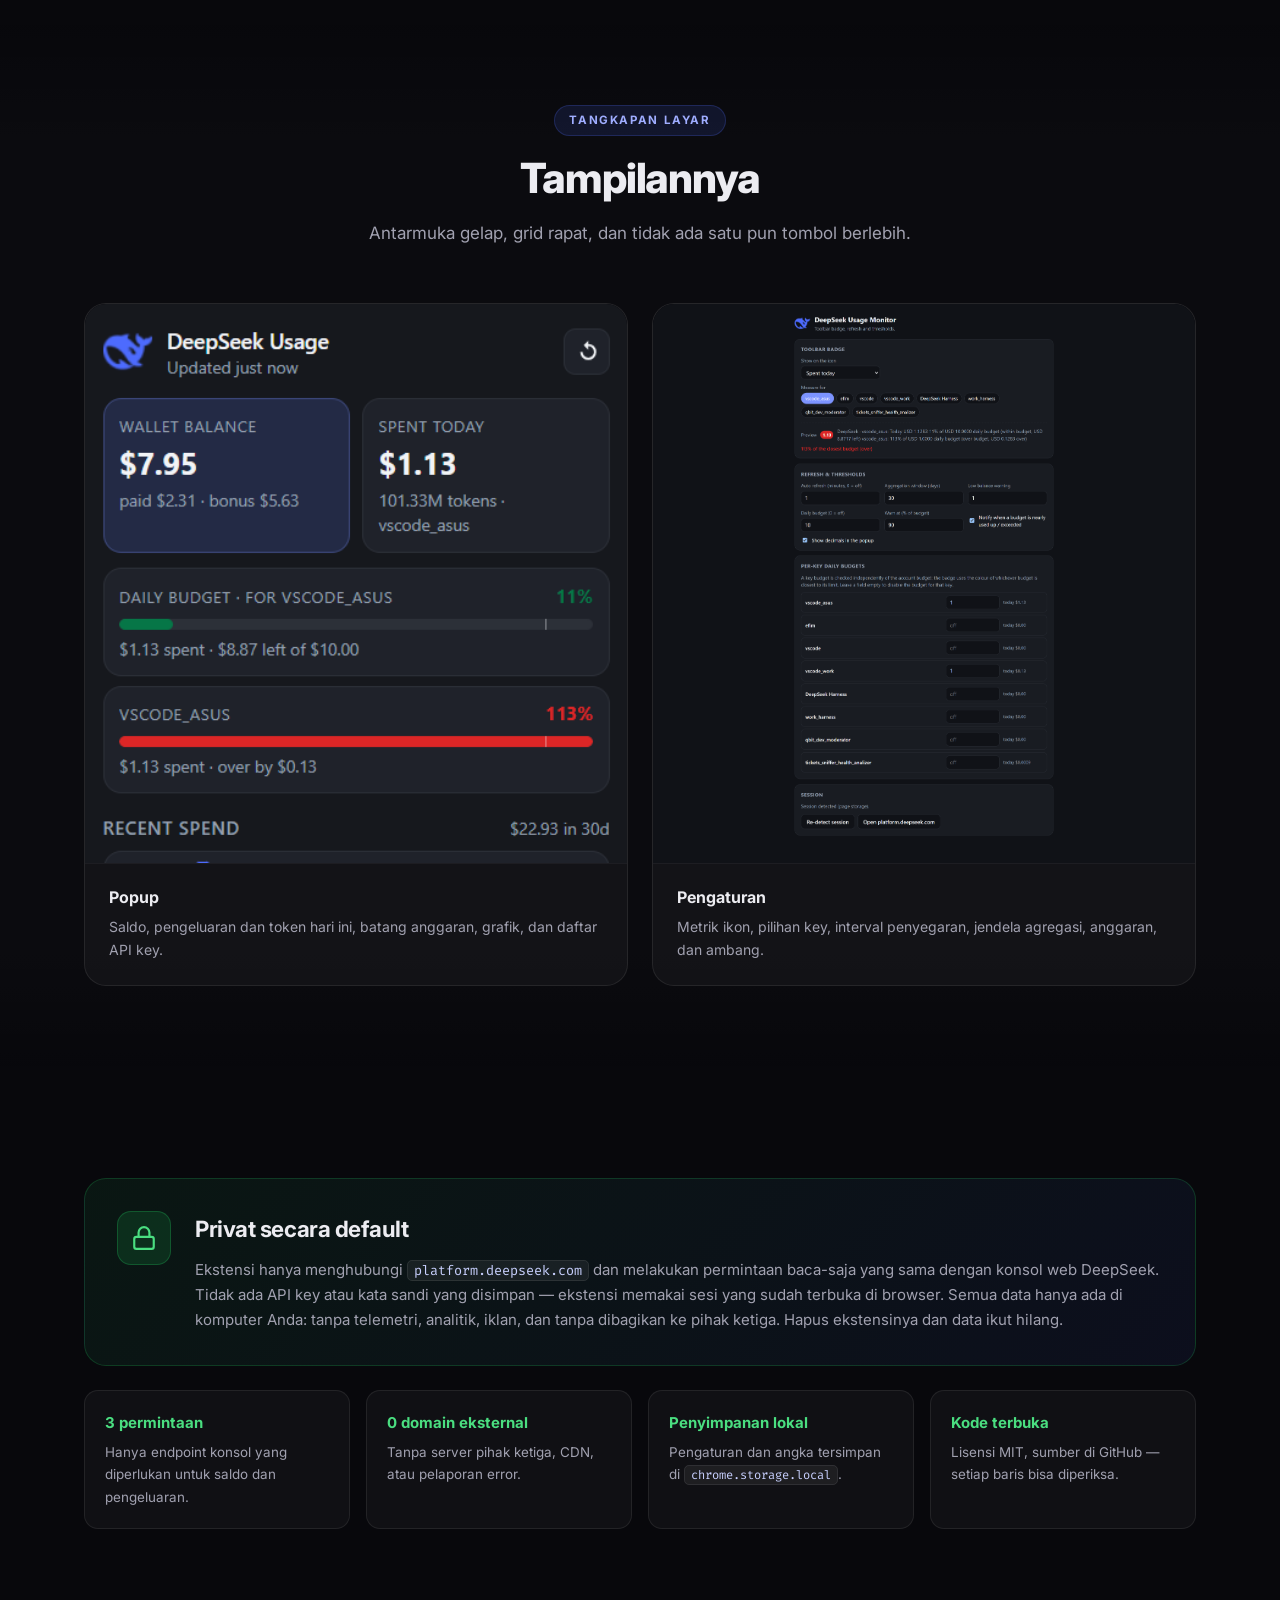
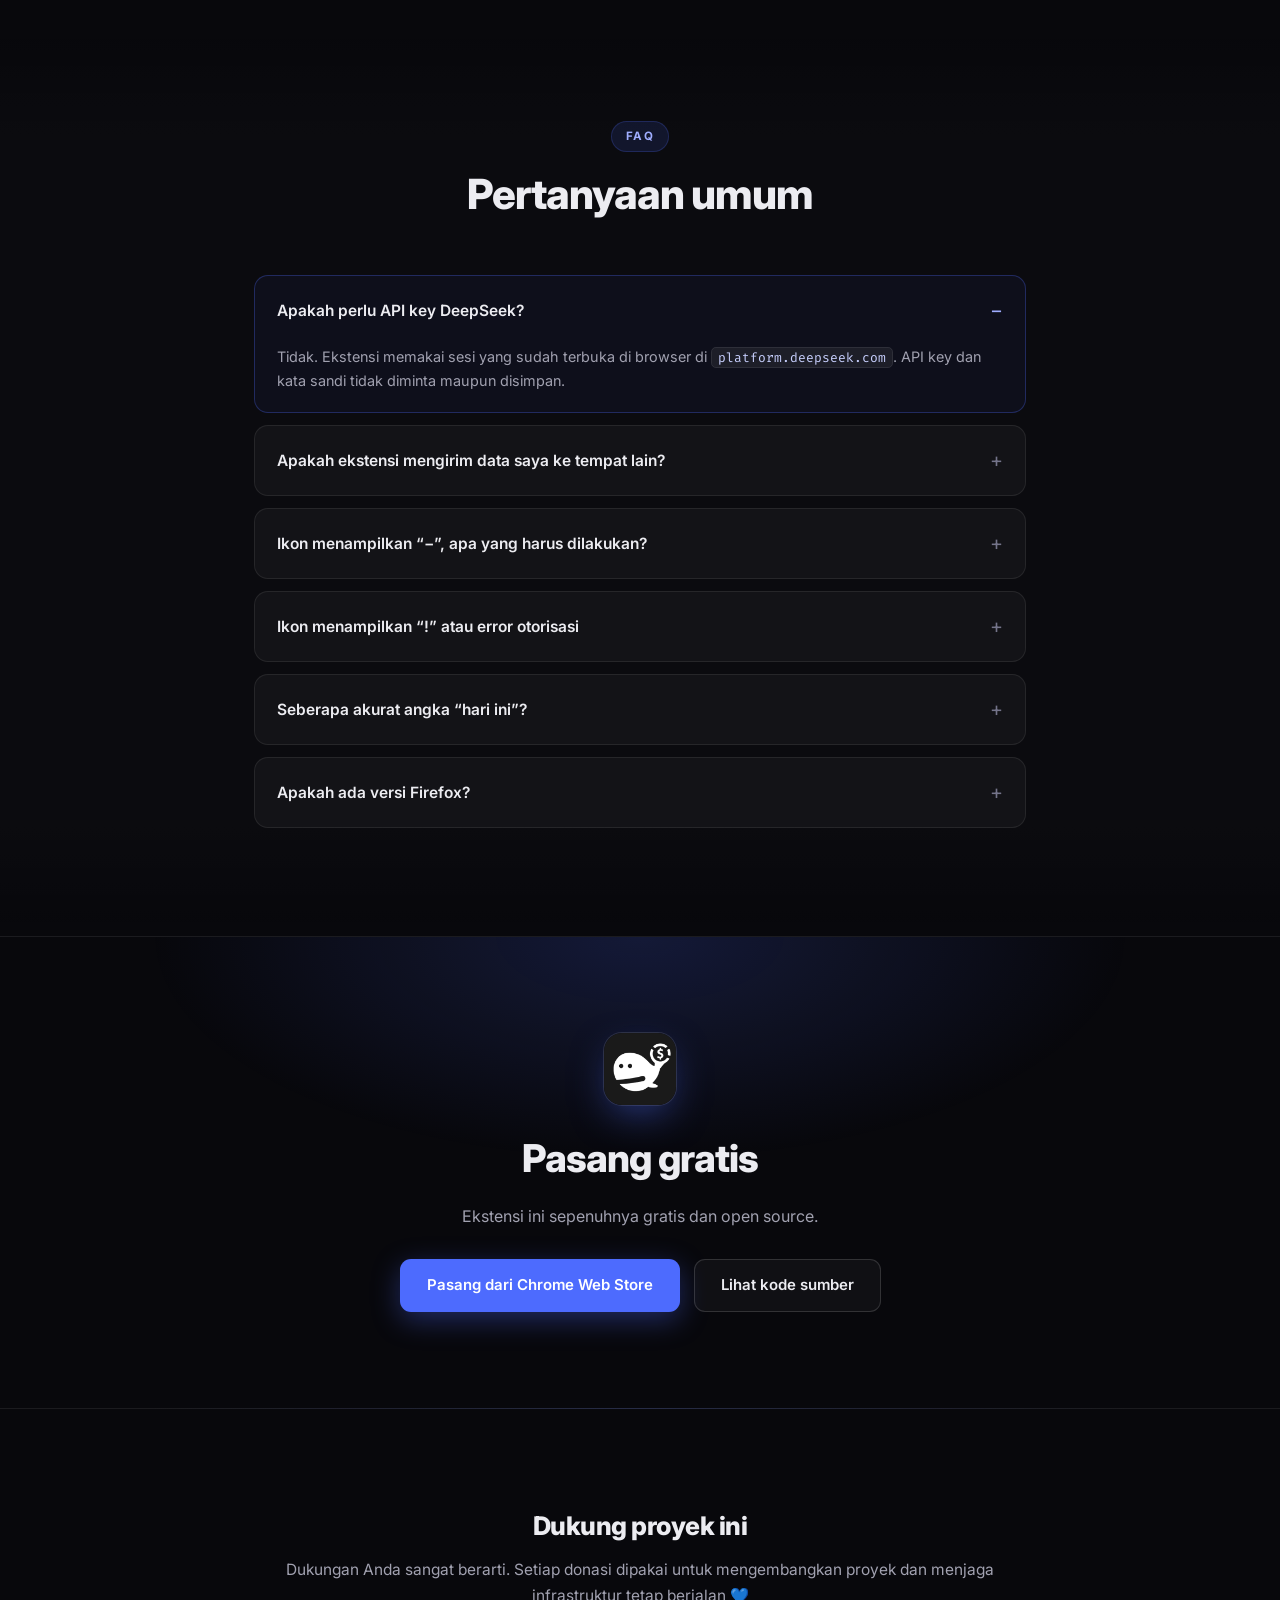
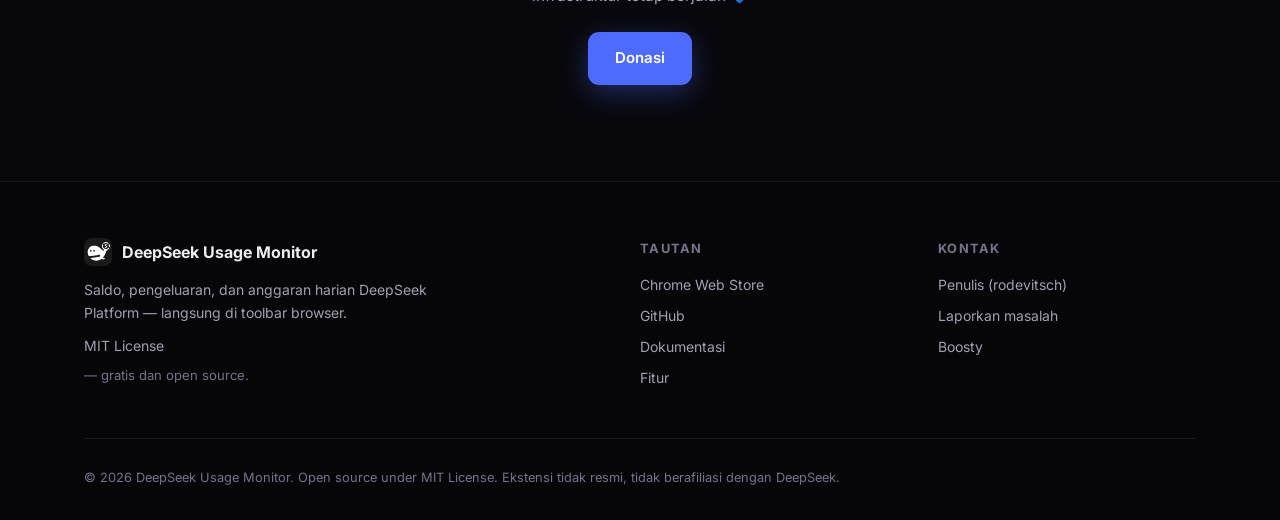
<file: id/index.html>
<!DOCTYPE html>
<html lang="id">
<head>
  <meta charset="UTF-8">
  <meta name="viewport" content="width=device-width, initial-scale=1.0">
  <title>DeepSeek Usage Monitor — saldo, pengeluaran, dan anggaran DeepSeek di toolbar Chrome</title>

  <link rel="icon" type="image/png" sizes="128x128" href="../assets/images/icon128.png">
  <link rel="icon" type="image/png" sizes="48x48" href="../assets/images/icon48.png">
  <link rel="icon" type="image/png" sizes="16x16" href="../assets/images/icon16.png">

  <meta name="description" data-i18n-content="meta.description" content="Расширение Chrome для DeepSeek Platform: баланс кошелька, траты за сегодня и по каждому API-ключу, график за 30 дней и дневные бюджеты — прямо в панели браузера. Без API-ключа и пароля.">
  <meta name="keywords" content="DeepSeek, DeepSeek Platform, usage monitor, баланс DeepSeek, траты API, бюджеты API-ключей, расширение Chrome, developer tools">
  <meta name="author" content="Dmitry Rodevich">
  <link rel="canonical" href="https://deepseek-usage-monitor.rodevich.com/">

  <meta property="og:type" content="website">
  <meta property="og:title" data-i18n-content="meta.ogTitle" content="DeepSeek Usage Monitor — расширение для Chrome">
  <meta property="og:description" data-i18n-content="meta.ogDesc" content="Баланс, траты за сегодня и по API-ключам, график за 30 дней и дневные бюджеты DeepSeek — прямо в панели браузера.">
  <meta property="og:image" content="assets/images/popup.png">
  <meta property="og:url" content="https://deepseek-usage-monitor.rodevich.com/">
  <meta property="og:locale" content="id_ID">
  <meta name="twitter:card" content="summary_large_image">
  <meta name="twitter:title" data-i18n-content="meta.ogTitle" content="DeepSeek Usage Monitor — расширение для Chrome">
  <meta name="twitter:description" data-i18n-content="meta.ogDesc" content="Баланс, траты за сегодня и по API-ключам, график за 30 дней и дневные бюджеты DeepSeek — прямо в панели браузера.">
  <meta name="twitter:image" content="assets/images/popup.png">

  <meta name="theme-color" content="#0a0a0f">

  <link rel="alternate" hreflang="ru" href="https://deepseek-usage-monitor.rodevich.com/">
  <link rel="alternate" hreflang="en" href="https://deepseek-usage-monitor.rodevich.com/en/">
  <link rel="alternate" hreflang="de" href="https://deepseek-usage-monitor.rodevich.com/de/">
  <link rel="alternate" hreflang="es" href="https://deepseek-usage-monitor.rodevich.com/es/">
  <link rel="alternate" hreflang="fr" href="https://deepseek-usage-monitor.rodevich.com/fr/">
  <link rel="alternate" hreflang="hi" href="https://deepseek-usage-monitor.rodevich.com/hi/">
  <link rel="alternate" hreflang="id" href="https://deepseek-usage-monitor.rodevich.com/id/">
  <link rel="alternate" hreflang="ja" href="https://deepseek-usage-monitor.rodevich.com/ja/">
  <link rel="alternate" hreflang="pt-BR" href="https://deepseek-usage-monitor.rodevich.com/pt_BR/">
  <link rel="alternate" hreflang="zh-CN" href="https://deepseek-usage-monitor.rodevich.com/zh_CN/">
  <link rel="alternate" hreflang="x-default" href="https://deepseek-usage-monitor.rodevich.com/">

  <link rel="preconnect" href="https://fonts.googleapis.com">
  <link rel="preconnect" href="https://fonts.gstatic.com" crossorigin>
  <link href="https://fonts.googleapis.com/css2?family=Inter:wght@400;500;600;700;800&family=Fira+Code:wght@400;500&display=swap" rel="stylesheet">
  <link rel="stylesheet" href="../styles.css">

  <script type="application/ld+json">
  {
    "@context": "https://schema.org",
    "@type": "SoftwareApplication",
    "name": "DeepSeek Usage Monitor",
    "applicationCategory": "DeveloperApplication",
    "operatingSystem": "Chrome 116+",
    "url": "https://deepseek-usage-monitor.rodevich.com/",
    "downloadUrl": "https://chromewebstore.google.com/detail/deepseek-usage-monitor/bgnofdddgahndpccpfnlddggfmcjbcco",
    "offers": { "@type": "Offer", "price": "0", "priceCurrency": "USD" },
    "author": { "@type": "Person", "name": "Dmitry Rodevich", "url": "https://rodevich.com" },
    "description": "Баланс кошелька, траты за сегодня и по API-ключам, график за 30 дней и дневные бюджеты DeepSeek Platform прямо в панели браузера."
  }
  </script>
</head>
<body>

  <!-- ===== Background ===== -->
  <div class="bg-glow" aria-hidden="true"></div>
  <div class="bg-grid" aria-hidden="true"></div>

  <!-- ===== Nav ===== -->
  <nav id="navbar">
    <div class="container">
      <a href="#" class="nav-brand">
        <img src="../assets/images/icon48.png" alt="DeepSeek Usage Monitor">
        DeepSeek Usage
      </a>
      <ul class="nav-links" id="navLinks">
        <li><a href="#features" data-i18n="nav.features">Fitur</a></li>
        <li><a href="#budgets" data-i18n="nav.budgets">Anggaran</a></li>
        <li><a href="#screenshots" data-i18n="nav.screenshots">Tangkapan Layar</a></li>
        <li><a href="#privacy" data-i18n="nav.privacy">Privasi</a></li>
        <li><a href="#faq" data-i18n="nav.faq">FAQ</a></li>
        <li><a href="https://github.com/rodewitsch/deepseek-usage-monitor" target="_blank" rel="noopener">GitHub</a></li>
        <li>
          <a class="nav-cta" href="https://chromewebstore.google.com/detail/deepseek-usage-monitor/bgnofdddgahndpccpfnlddggfmcjbcco?authuser=0" target="_blank" rel="noopener" data-i18n="nav.install">Pasang</a>
        </li>
      </ul>
      <div class="nav-side">
        <div class="lang-switch" id="langSwitch">
          <button type="button" class="lang-btn" aria-haspopup="true" aria-expanded="false" aria-label="Bahasa" data-i18n-aria-label="a11y.lang">
            <svg viewBox="0 0 24 24" fill="none" stroke="currentColor" stroke-width="2" stroke-linecap="round" stroke-linejoin="round" aria-hidden="true"><circle cx="12" cy="12" r="9"/><path d="M3 12h18"/><path d="M12 3a15 15 0 0 1 0 18a15 15 0 0 1 0-18"/></svg>
            <span class="lang-code">ID</span>
          </button>
          <div class="lang-menu" role="menu">
            <a href="../" hreflang="ru">Русский</a>
            <a href="../en/" hreflang="en">English</a>
            <a href="../de/" hreflang="de">Deutsch</a>
            <a href="../es/" hreflang="es">Español</a>
            <a href="../fr/" hreflang="fr">Français</a>
            <a href="../hi/" hreflang="hi">हिन्दी</a>
            <a href="../id/" hreflang="id" class="active" aria-current="true">Bahasa Indonesia</a>
            <a href="../ja/" hreflang="ja">日本語</a>
            <a href="../pt_BR/" hreflang="pt_BR">Português (Brasil)</a>
            <a href="../zh_CN/" hreflang="zh_CN">简体中文</a>
          </div>
        </div>
        <button class="mobile-toggle" id="mobileToggle" aria-label="Menu" aria-expanded="false" data-i18n-aria-label="a11y.menu">
          <span></span><span></span><span></span>
        </button>
      </div>
    </div>
  </nav>

  <!-- ===== Hero ===== -->
  <section class="hero">
    <div class="container hero-grid">
      <div class="hero-text">
        <div class="hero-badge">
          <span class="dot"></span>
          <span data-i18n="hero.badge">Tersedia di Chrome Web Store</span>
        </div>

        <h1 data-i18n-html="hero.title"><span class="grad">DeepSeek</span> Anda<br>tetap terkendali</h1>

        <p class="hero-sub" data-i18n="hero.sub">Saldo dompet, pengeluaran hari ini dan per API key, grafik 30 hari, serta anggaran harian — langsung di toolbar browser. Tanpa API key, tanpa kata sandi, tanpa login terpisah.</p>

        <div class="hero-buttons">
          <a class="btn btn-primary" href="https://chromewebstore.google.com/detail/deepseek-usage-monitor/bgnofdddgahndpccpfnlddggfmcjbcco?authuser=0" target="_blank" rel="noopener">
            <svg width="18" height="18" viewBox="0 0 24 24" fill="none" stroke="currentColor" stroke-width="3" stroke-linecap="round" stroke-linejoin="round" aria-hidden="true"><path d="M12 4v12"/><path d="M6 10l6 6 6-6"/><path d="M4 20h16"/></svg>
            <span data-i18n="hero.install">Pasang dari Chrome Web Store</span>
          </a>
          <a class="btn btn-ghost" href="https://github.com/rodewitsch/deepseek-usage-monitor" target="_blank" rel="noopener">
            <svg width="18" height="18" viewBox="0 0 24 24" fill="currentColor" aria-hidden="true"><path d="M12 0C5.37 0 0 5.37 0 12c0 5.31 3.435 9.795 8.205 11.385.6.105.825-.255.825-.57 0-.285-.015-1.23-.015-2.235-3.015.555-3.795-.735-4.035-1.41-.135-.345-.72-1.41-1.23-1.695-.42-.225-1.02-.78-.015-.795.945-.015 1.62.87 1.845 1.23 1.08 1.815 2.805 1.305 3.495.99.105-.78.42-1.305.765-1.605-2.67-.3-5.46-1.335-5.46-5.925 0-1.305.465-2.385 1.23-3.225-.12-.3-.54-1.53.12-3.18 0 0 1.005-.315 3.3 1.23.96-.27 1.98-.405 3-.405s2.04.135 3 .405c2.295-1.56 3.3-1.23 3.3-1.23.66 1.65.24 2.88.12 3.18.765.84 1.23 1.905 1.23 3.225 0 4.605-2.805 5.625-5.475 5.925.435.375.81 1.095.81 2.22 0 1.605-.015 2.895-.015 3.3 0 .315.225.69.825.57A12.02 12.02 0 0 0 24 12c0-6.63-5.37-12-12-12z"/></svg>
            <span data-i18n="hero.source">Kode sumber</span>
          </a>
        </div>

        <ul class="hero-points">
          <li data-i18n="hero.point1">Ikon toolbar dengan angka langsung</li>
          <li data-i18n="hero.point2">Pelacakan pengeluaran tiap API key</li>
          <li data-i18n="hero.point3">Anggaran harian dan notifikasi</li>
          <li data-i18n="hero.point4">Tanpa telemetri dan analitik</li>
        </ul>
      </div>

      <div class="hero-visual">
        <div class="browser-frame">
          <div class="browser-bar">
            <span class="traffic"></span><span class="traffic"></span><span class="traffic"></span>
            <div class="url-bar">
              <span class="badge-demo">14%</span>
              platform.deepseek.com
            </div>
            <img class="ext-icon" src="../assets/images/icon32.png" alt="">
          </div>
          <div class="popup-wrap">
            <img src="../assets/images/popup.png" alt="DeepSeek Usage Monitor popup" data-i18n-alt="alt.popup" width="432" height="700">
          </div>
        </div>
      </div>
    </div>
  </section>

  <!-- ===== Features ===== -->
  <section class="section" id="features">
    <div class="container">
      <div class="section-head">
        <span class="section-label" data-i18n="features.label">Fitur</span>
        <h2 class="section-title" data-i18n="features.title">Semua soal pengeluaran dalam sekali lihat</h2>
        <p class="section-sub" data-i18n="features.sub">Ekstensi hanya mengulang permintaan yang dilakukan konsol web DeepSeek sendiri dan mengubahnya menjadi dasbor yang mudah dibaca.</p>
      </div>

      <div class="features-grid">
        <article class="feature-card">
          <div class="feature-icon">
            <svg viewBox="0 0 24 24" fill="none" stroke="currentColor" stroke-width="2" stroke-linecap="round" stroke-linejoin="round" aria-hidden="true"><rect x="2" y="7" width="20" height="14" rx="2"/><path d="M16 7V5a2 2 0 0 0-2-2h-4a2 2 0 0 0-2 2v2"/><path d="M2 12h20"/></svg>
          </div>
          <h3 data-i18n="f1.title">Saldo dompet</h3>
          <p data-i18n="f1.desc">Saldo berbayar dan bonus dipisah. Begitu saldo turun di bawah ambang Anda, ikon menjadi merah.</p>
        </article>

        <article class="feature-card">
          <div class="feature-icon">
            <svg viewBox="0 0 24 24" fill="none" stroke="currentColor" stroke-width="2" stroke-linecap="round" stroke-linejoin="round" aria-hidden="true"><path d="M3 17l6-6 4 4 8-8"/><path d="M17 7h4v4"/></svg>
          </div>
          <h3 data-i18n="f2.title">Pengeluaran hari ini</h3>
          <p data-i18n="f2.desc">Pengeluaran dan jumlah token hari ini. “Hari ini” diambil terpisah agar angkanya tetap akurat sampai pergantian hari.</p>
        </article>

        <article class="feature-card">
          <div class="feature-icon">
            <svg viewBox="0 0 24 24" fill="none" stroke="currentColor" stroke-width="2" stroke-linecap="round" stroke-linejoin="round" aria-hidden="true"><path d="M21 2l-2 2m-7.61 7.61a5.5 5.5 0 1 1-7.778 7.778 5.5 5.5 0 0 1 7.777-7.777zm0 0L15.5 7.5m0 0l3 3L22 7l-3-3m-3.5 3.5L19 4"/></svg>
          </div>
          <h3 data-i18n="f3.title">Perhitungan per API key</h3>
          <p data-i18n="f3.desc">Terlihat key mana yang paling mahal. Ikon dan grafik bisa dibatasi ke satu key atau kombinasi key apa pun.</p>
        </article>

        <article class="feature-card">
          <div class="feature-icon">
            <svg viewBox="0 0 24 24" fill="none" stroke="currentColor" stroke-width="2" stroke-linecap="round" stroke-linejoin="round" aria-hidden="true"><rect x="3" y="3" width="7" height="9"/><rect x="14" y="3" width="7" height="5"/><rect x="14" y="12" width="7" height="9"/><rect x="3" y="16" width="7" height="5"/></svg>
          </div>
          <h3 data-i18n="f4.title">Grafik 30 hari</h3>
          <p data-i18n="f4.desc">Batang per hari untuk rentang yang dipilih. Klik key di daftar dan batang menjadi segmen bertumpuk dengan legenda warna.</p>
        </article>

        <article class="feature-card">
          <div class="feature-icon">
            <svg viewBox="0 0 24 24" fill="none" stroke="currentColor" stroke-width="2" stroke-linecap="round" stroke-linejoin="round" aria-hidden="true"><path d="M12 2a7 7 0 0 0-7 7c0 5 7 13 7 13s7-8 7-13a7 7 0 0 0-7-7z"/><circle cx="12" cy="9" r="2.5"/></svg>
          </div>
          <h3 data-i18n="f5.title">Ikon sesuai metrik Anda</h3>
          <p data-i18n="f5.desc">Pengeluaran hari ini, pengeluaran periode, saldo, atau token — Anda yang menentukan apa yang tampil di ikon toolbar.</p>
        </article>

        <article class="feature-card">
          <div class="feature-icon">
            <svg viewBox="0 0 24 24" fill="none" stroke="currentColor" stroke-width="2" stroke-linecap="round" stroke-linejoin="round" aria-hidden="true"><circle cx="12" cy="12" r="9"/><path d="M12 7v5l3 2"/></svg>
          </div>
          <h3 data-i18n="f6.title">Penyegaran otomatis</h3>
          <p data-i18n="f6.desc">Data diperbarui di latar belakang sesuai jadwal (default tiap menit) atau tidak sama sekali. Tombol segarkan manual selalu tersedia.</p>
        </article>
      </div>
    </div>
  </section>

  <!-- ===== Budgets ===== -->
  <section class="section section-alt" id="budgets">
    <div class="container">
      <div class="split">
        <div class="split-text">
          <span class="section-label" data-i18n="budgets.label">Anggaran</span>
          <h2 class="section-title" data-i18n-html="budgets.title">Berhenti membayar<br>terlalu mahal untuk API key</h2>
          <p class="split-sub" data-i18n="budgets.sub">Tentukan anggaran harian untuk seluruh akun dan satu untuk setiap key. Ikon menjadi hijau, oranye, atau merah sesuai anggaran yang paling dekat dengan batasnya.</p>

          <ul class="check-list">
            <li data-i18n="budgets.li1">Anggaran akun serta anggaran terpisah per key</li>
            <li data-i18n="budgets.li2">Ambang peringatan yang bisa diatur (default 90 %)</li>
            <li data-i18n="budgets.li3">Notifikasi sistem saat mendekati dan saat melewati batas</li>
            <li data-i18n="budgets.li4">Satu notifikasi per hari per anggaran — tanpa spam</li>
          </ul>

          <div class="stat-row">
            <div class="stat"><strong>11%</strong><span data-i18n="budgets.stat1">anggaran terpakai</span></div>
            <div class="stat"><strong>$8.87</strong><span data-i18n="budgets.stat2">sisa hari ini</span></div>
            <div class="stat stat-danger"><strong>113%</strong><span data-i18n="budgets.stat3">batas per key</span></div>
          </div>
        </div>

        <div class="split-visual">
          <div class="budget-card">
            <div class="budget-head">
              <span class="budget-title">Daily Budget · vscode_asus</span>
              <span class="budget-pct ok">11%</span>
            </div>
            <div class="bar"><span class="bar-fill ok" style="width:11%"></span><span class="bar-warn" style="left:90%"></span></div>
            <p class="budget-note" data-i18n="budgets.card1">$1.13 terpakai · sisa $8.87 dari $10.00</p>
          </div>

          <div class="budget-card">
            <div class="budget-head">
              <span class="budget-title" data-i18n="budgets.card2title">vscode_asus (per key)</span>
              <span class="budget-pct danger">113%</span>
            </div>
            <div class="bar"><span class="bar-fill danger" style="width:100%"></span><span class="bar-warn" style="left:90%"></span></div>
            <p class="budget-note" data-i18n="budgets.card2">$1.13 terpakai · lebih $0.13 dari $1.00</p>
          </div>

          <div class="budget-card">
            <div class="budget-head">
              <span class="budget-title" data-i18n="budgets.card3title">vscode_work (per key)</span>
              <span class="budget-pct ok">13%</span>
            </div>
            <div class="bar"><span class="bar-fill ok" style="width:13%"></span><span class="bar-warn" style="left:90%"></span></div>
            <p class="budget-note" data-i18n="budgets.card3">$0.13 terpakai · sisa $0.87 dari $1.00</p>
          </div>

          <div class="budget-card muted">
            <div class="budget-head">
              <span class="budget-title" data-i18n="budgets.card4title">vscode (per key)</span>
              <span class="budget-pct">off</span>
            </div>
            <div class="bar"><span class="bar-fill" style="width:0"></span></div>
            <p class="budget-note" data-i18n="budgets.card4">Anggaran untuk key ini dimatikan</p>
          </div>
        </div>
      </div>
    </div>
  </section>

  <!-- ===== How it works ===== -->
  <section class="section" id="how-it-works">
    <div class="container">
      <div class="section-head">
        <span class="section-label" data-i18n="how.label">Cara kerjanya</span>
        <h2 class="section-title" data-i18n="how.title">Tiga langkah sampai grafik pertama</h2>
        <p class="section-sub" data-i18n="how.sub">Tanpa registrasi terpisah dan tanpa API key — ekstensi memakai sesi yang sudah terbuka di browser.</p>
      </div>

      <div class="steps">
        <div class="step">
          <span class="step-num">01</span>
          <h4 data-i18n="how.s1title">Pasang ekstensi</h4>
          <p data-i18n="how.s1desc">Satu klik dari Chrome Web Store. Butuh Chrome 116 atau lebih baru.</p>
        </div>
        <div class="step">
          <span class="step-num">02</span>
          <h4 data-i18n="how.s2title">Buka platform.deepseek.com</h4>
          <p data-i18n="how.s2desc">Masuk ke akun — sesi terdeteksi otomatis.</p>
        </div>
        <div class="step">
          <span class="step-num">03</span>
          <h4 data-i18n="how.s3title">Klik ikon</h4>
          <p data-i18n="how.s3desc">Penyegaran pertama berjalan sendiri. Setelah itu data diperbarui di latar belakang.</p>
        </div>
      </div>
    </div>
  </section>

  <!-- ===== Screenshots ===== -->
  <section class="section section-alt" id="screenshots">
    <div class="container">
      <div class="section-head">
        <span class="section-label" data-i18n="shots.label">Tangkapan layar</span>
        <h2 class="section-title" data-i18n="shots.title">Tampilannya</h2>
        <p class="section-sub" data-i18n="shots.sub">Antarmuka gelap, grid rapat, dan tidak ada satu pun tombol berlebih.</p>
      </div>

      <div class="shots">
        <figure class="shot">
          <div class="shot-body">
            <img src="../assets/images/popup.png" alt="Popup: balance, spend today and chart" data-i18n-alt="alt.popupShot" loading="lazy" width="432" height="700">
          </div>
          <figcaption>
            <h4 data-i18n="shots.popupTitle">Popup</h4>
            <p data-i18n="shots.popupDesc">Saldo, pengeluaran dan token hari ini, batang anggaran, grafik, dan daftar API key.</p>
          </figcaption>
        </figure>

        <figure class="shot">
          <div class="shot-body">
            <img src="../assets/images/options.png" alt="Options page: badge, refresh, budgets, session" data-i18n-alt="alt.optionsShot" loading="lazy" width="1280" height="1280">
          </div>
          <figcaption>
            <h4 data-i18n="shots.optionsTitle">Pengaturan</h4>
            <p data-i18n="shots.optionsDesc">Metrik ikon, pilihan key, interval penyegaran, jendela agregasi, anggaran, dan ambang.</p>
          </figcaption>
        </figure>
      </div>
    </div>
  </section>

  <!-- ===== Privacy ===== -->
  <section class="section" id="privacy">
    <div class="container">
      <div class="privacy-box">
        <div class="privacy-icon">
          <svg viewBox="0 0 24 24" fill="none" stroke="currentColor" stroke-width="2" stroke-linecap="round" stroke-linejoin="round" aria-hidden="true"><rect x="3" y="11" width="18" height="11" rx="2"/><path d="M7 11V7a5 5 0 0 1 10 0v4"/></svg>
        </div>
        <div>
          <h2 data-i18n="privacy.title">Privat secara default</h2>
          <p data-i18n-html="privacy.text">Ekstensi hanya menghubungi <code>platform.deepseek.com</code> dan melakukan permintaan baca-saja yang sama dengan konsol web DeepSeek. Tidak ada API key atau kata sandi yang disimpan — ekstensi memakai sesi yang sudah terbuka di browser. Semua data hanya ada di komputer Anda: tanpa telemetri, analitik, iklan, dan tanpa dibagikan ke pihak ketiga. Hapus ekstensinya dan data ikut hilang.</p>
        </div>
      </div>

      <div class="privacy-grid">
        <div class="privacy-item">
          <h4 data-i18n="privacy.i1title">3 permintaan</h4>
          <p data-i18n="privacy.i1desc">Hanya endpoint konsol yang diperlukan untuk saldo dan pengeluaran.</p>
        </div>
        <div class="privacy-item">
          <h4 data-i18n="privacy.i2title">0 domain eksternal</h4>
          <p data-i18n="privacy.i2desc">Tanpa server pihak ketiga, CDN, atau pelaporan error.</p>
        </div>
        <div class="privacy-item">
          <h4 data-i18n="privacy.i3title">Penyimpanan lokal</h4>
          <p data-i18n-html="privacy.i3desc">Pengaturan dan angka tersimpan di <code>chrome.storage.local</code>.</p>
        </div>
        <div class="privacy-item">
          <h4 data-i18n="privacy.i4title">Kode terbuka</h4>
          <p data-i18n="privacy.i4desc">Lisensi MIT, sumber di GitHub — setiap baris bisa diperiksa.</p>
        </div>
      </div>
    </div>
  </section>

  <!-- ===== FAQ ===== -->
  <section class="section section-alt" id="faq">
    <div class="container container-narrow">
      <div class="section-head">
        <span class="section-label">FAQ</span>
        <h2 class="section-title" data-i18n="faq.title">Pertanyaan umum</h2>
      </div>

      <details class="faq" open>
        <summary data-i18n="faq.q1">Apakah perlu API key DeepSeek?</summary>
        <p data-i18n-html="faq.a1">Tidak. Ekstensi memakai sesi yang sudah terbuka di browser di <code>platform.deepseek.com</code>. API key dan kata sandi tidak diminta maupun disimpan.</p>
      </details>

      <details class="faq">
        <summary data-i18n="faq.q2">Apakah ekstensi mengirim data saya ke tempat lain?</summary>
        <p data-i18n-html="faq.a2">Tidak. Permintaan hanya ke <code>platform.deepseek.com</code>, sisanya tetap lokal. Tanpa analitik, telemetri, dan iklan.</p>
      </details>

      <details class="faq">
        <summary data-i18n="faq.q3">Ikon menampilkan “−”, apa yang harus dilakukan?</summary>
        <p data-i18n-html="faq.a3">Token WAF DeepSeek sudah kedaluwarsa. Buka <code>platform.deepseek.com</code> sekali — token diperbarui sendiri dan ekstensi mengambilnya pada penyegaran berikutnya. Ekstensi tidak pernah membuka tab sendiri.</p>
      </details>

      <details class="faq">
        <summary data-i18n="faq.q4">Ikon menampilkan “!” atau error otorisasi</summary>
        <p data-i18n="faq.a4">Sesi tidak ditemukan atau sudah kedaluwarsa. Masuk ke platform, lalu tekan “Deteksi ulang sesi” di pengaturan ekstensi.</p>
      </details>

      <details class="faq">
        <summary data-i18n="faq.q5">Seberapa akurat angka “hari ini”?</summary>
        <p data-i18n="faq.a5">Rangkaian harian platform belum memuat hari berjalan sampai hari itu berakhir, jadi ekstensi mengambil “hari ini” dari rangkaian per jam dan menambahkannya terpisah ke grafik.</p>
      </details>

      <details class="faq">
        <summary data-i18n="faq.q6">Apakah ada versi Firefox?</summary>
        <p data-i18n="faq.a6">Saat ini hanya Chrome dan browser berbasis Chromium (Edge, Brave, Arc) — butuh Chrome 116+.</p>
      </details>
    </div>
  </section>

  <!-- ===== CTA ===== -->
  <section class="cta-section">
    <div class="container">
      <img class="cta-icon" src="../assets/images/icon128.png" alt="" width="72" height="72">
      <h2 data-i18n="cta.title">Pasang gratis</h2>
      <p data-i18n="cta.sub">Ekstensi ini sepenuhnya gratis dan open source.</p>
      <div class="cta-buttons">
        <a class="btn btn-primary" href="https://chromewebstore.google.com/detail/deepseek-usage-monitor/bgnofdddgahndpccpfnlddggfmcjbcco?authuser=0" target="_blank" rel="noopener" data-i18n="cta.install">Pasang dari Chrome Web Store</a>
        <a class="btn btn-ghost" href="https://github.com/rodewitsch/deepseek-usage-monitor" target="_blank" rel="noopener" data-i18n="cta.source">Lihat kode sumber</a>
      </div>
    </div>
  </section>

  <!-- ===== Support ===== -->
  <section class="section support-section">
    <div class="container container-narrow">
      <h2 data-i18n="support.title">Dukung proyek ini</h2>
      <p data-i18n="support.text">Dukungan Anda sangat berarti. Setiap donasi dipakai untuk mengembangkan proyek dan menjaga infrastruktur tetap berjalan 💙</p>
      <a class="btn btn-primary" href="https://boosty.to/rodevich/donate" target="_blank" rel="noopener" data-i18n="support.button">Donasi</a>
    </div>
  </section>

  <!-- ===== Footer ===== -->
  <footer>
    <div class="container footer-grid">
      <div>
        <div class="footer-brand">
          <img src="../assets/images/icon48.png" alt="" width="28" height="28">
          DeepSeek Usage Monitor
        </div>
        <p data-i18n="footer.desc">Saldo, pengeluaran, dan anggaran harian DeepSeek Platform — langsung di toolbar browser.</p>
        <p class="muted">
          <a href="https://github.com/rodewitsch/deepseek-usage-monitor/blob/main/LICENSE" target="_blank" rel="noopener">MIT License</a>
          <span data-i18n="footer.license">— gratis dan open source.</span>
        </p>
      </div>
      <div>
        <h4 data-i18n="footer.links">Tautan</h4>
        <a href="https://chromewebstore.google.com/detail/deepseek-usage-monitor/bgnofdddgahndpccpfnlddggfmcjbcco?authuser=0" target="_blank" rel="noopener">Chrome Web Store</a>
        <a href="https://github.com/rodewitsch/deepseek-usage-monitor" target="_blank" rel="noopener">GitHub</a>
        <a href="https://github.com/rodewitsch/deepseek-usage-monitor/blob/main/README.md" target="_blank" rel="noopener" data-i18n="footer.docs">Dokumentasi</a>
        <a href="#features" data-i18n="footer.features">Fitur</a>
      </div>
      <div>
        <h4 data-i18n="footer.contacts">Kontak</h4>
        <a href="https://rodevich.com" target="_blank" rel="noopener" data-i18n="footer.author">Penulis (rodevitsch)</a>
        <a href="https://github.com/rodewitsch/deepseek-usage-monitor/issues" target="_blank" rel="noopener" data-i18n="footer.bug">Laporkan masalah</a>
        <a href="https://boosty.to/rodevich" target="_blank" rel="noopener">Boosty</a>
      </div>
      <div class="footer-bottom">
        © <span id="year">2026</span> DeepSeek Usage Monitor. <span data-i18n="footer.bottom">Open source under MIT License.</span>
        <span data-i18n="footer.disclaimer">Ekstensi tidak resmi, tidak berafiliasi dengan DeepSeek.</span>
      </div>
    </div>
  </footer>

  <button id="goToTop" class="go-to-top" aria-label="Ke atas" data-i18n-aria-label="a11y.toTop">
    <svg width="20" height="20" viewBox="0 0 24 24" fill="none" stroke="currentColor" stroke-width="2.5" stroke-linecap="round" stroke-linejoin="round"><polyline points="18 15 12 9 6 15"/></svg>
  </button>

  <script src="../script.js"></script>
</body>
</html>
</file>
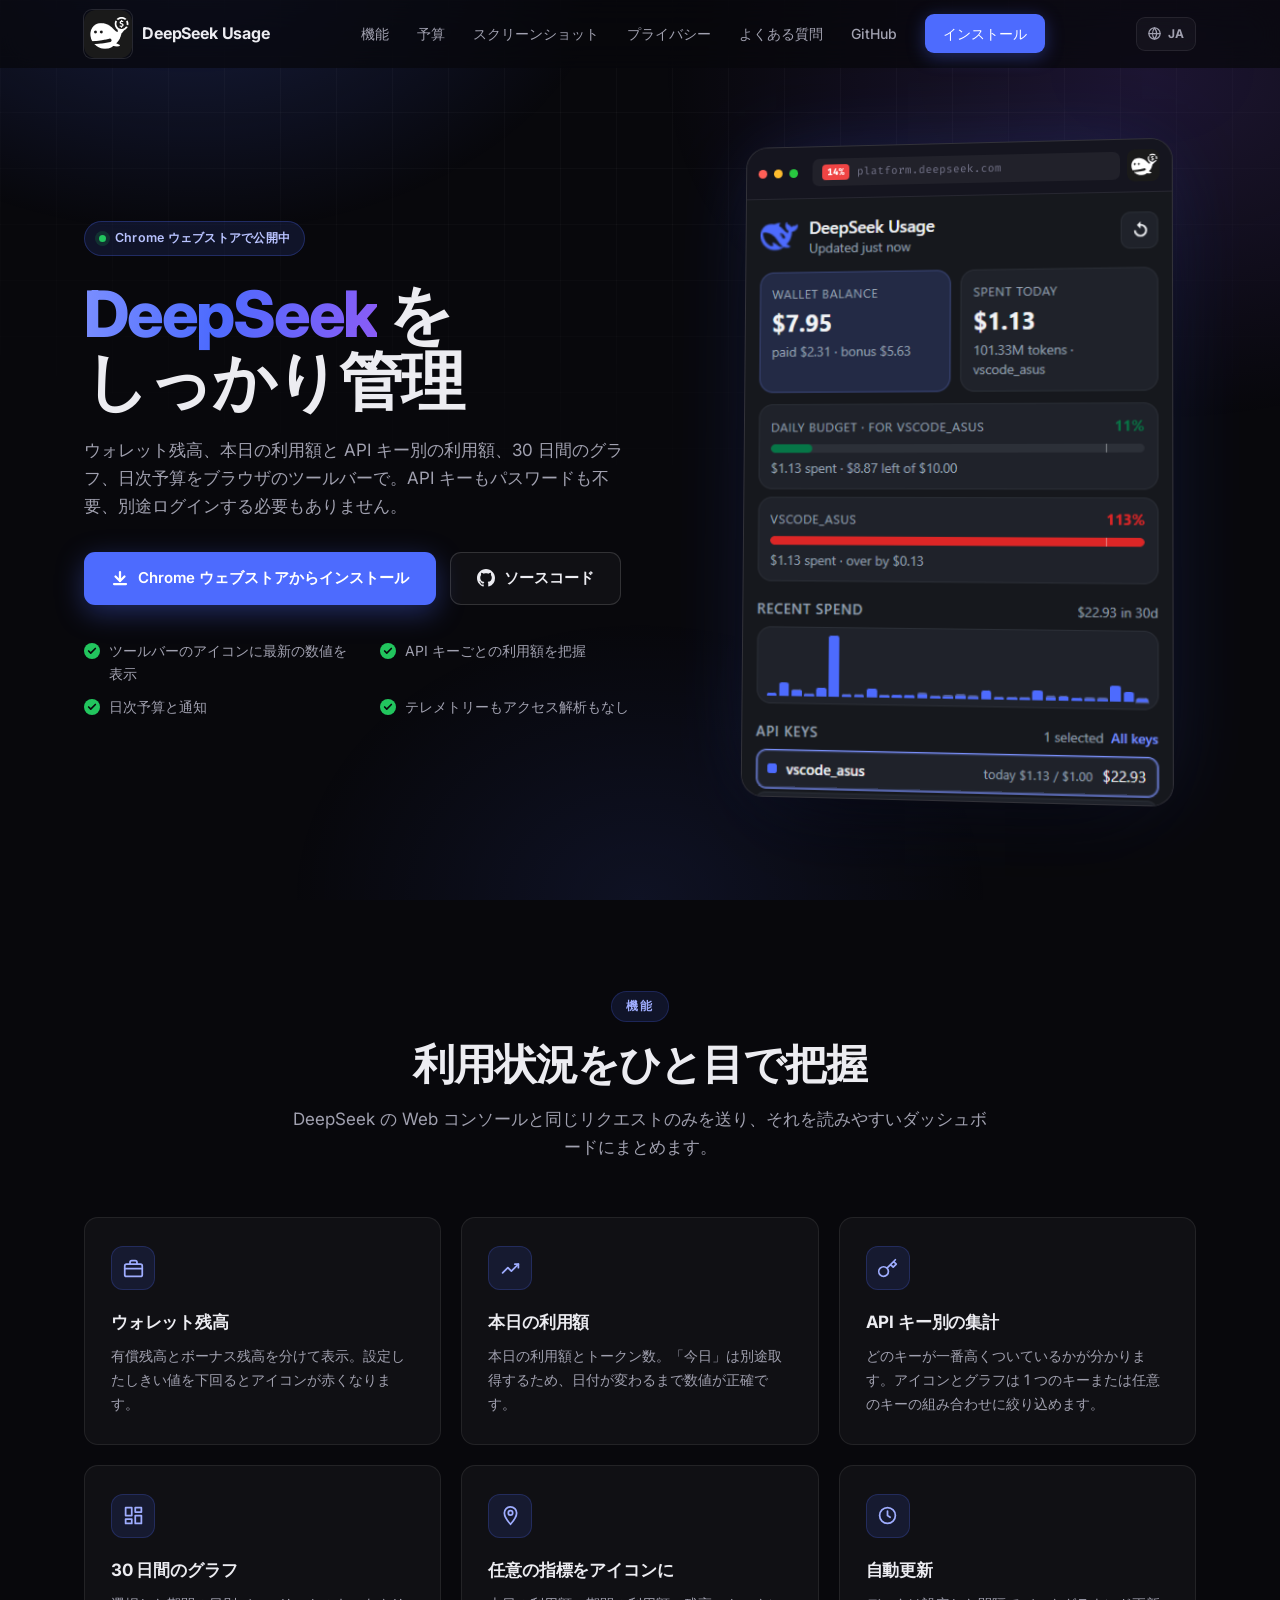
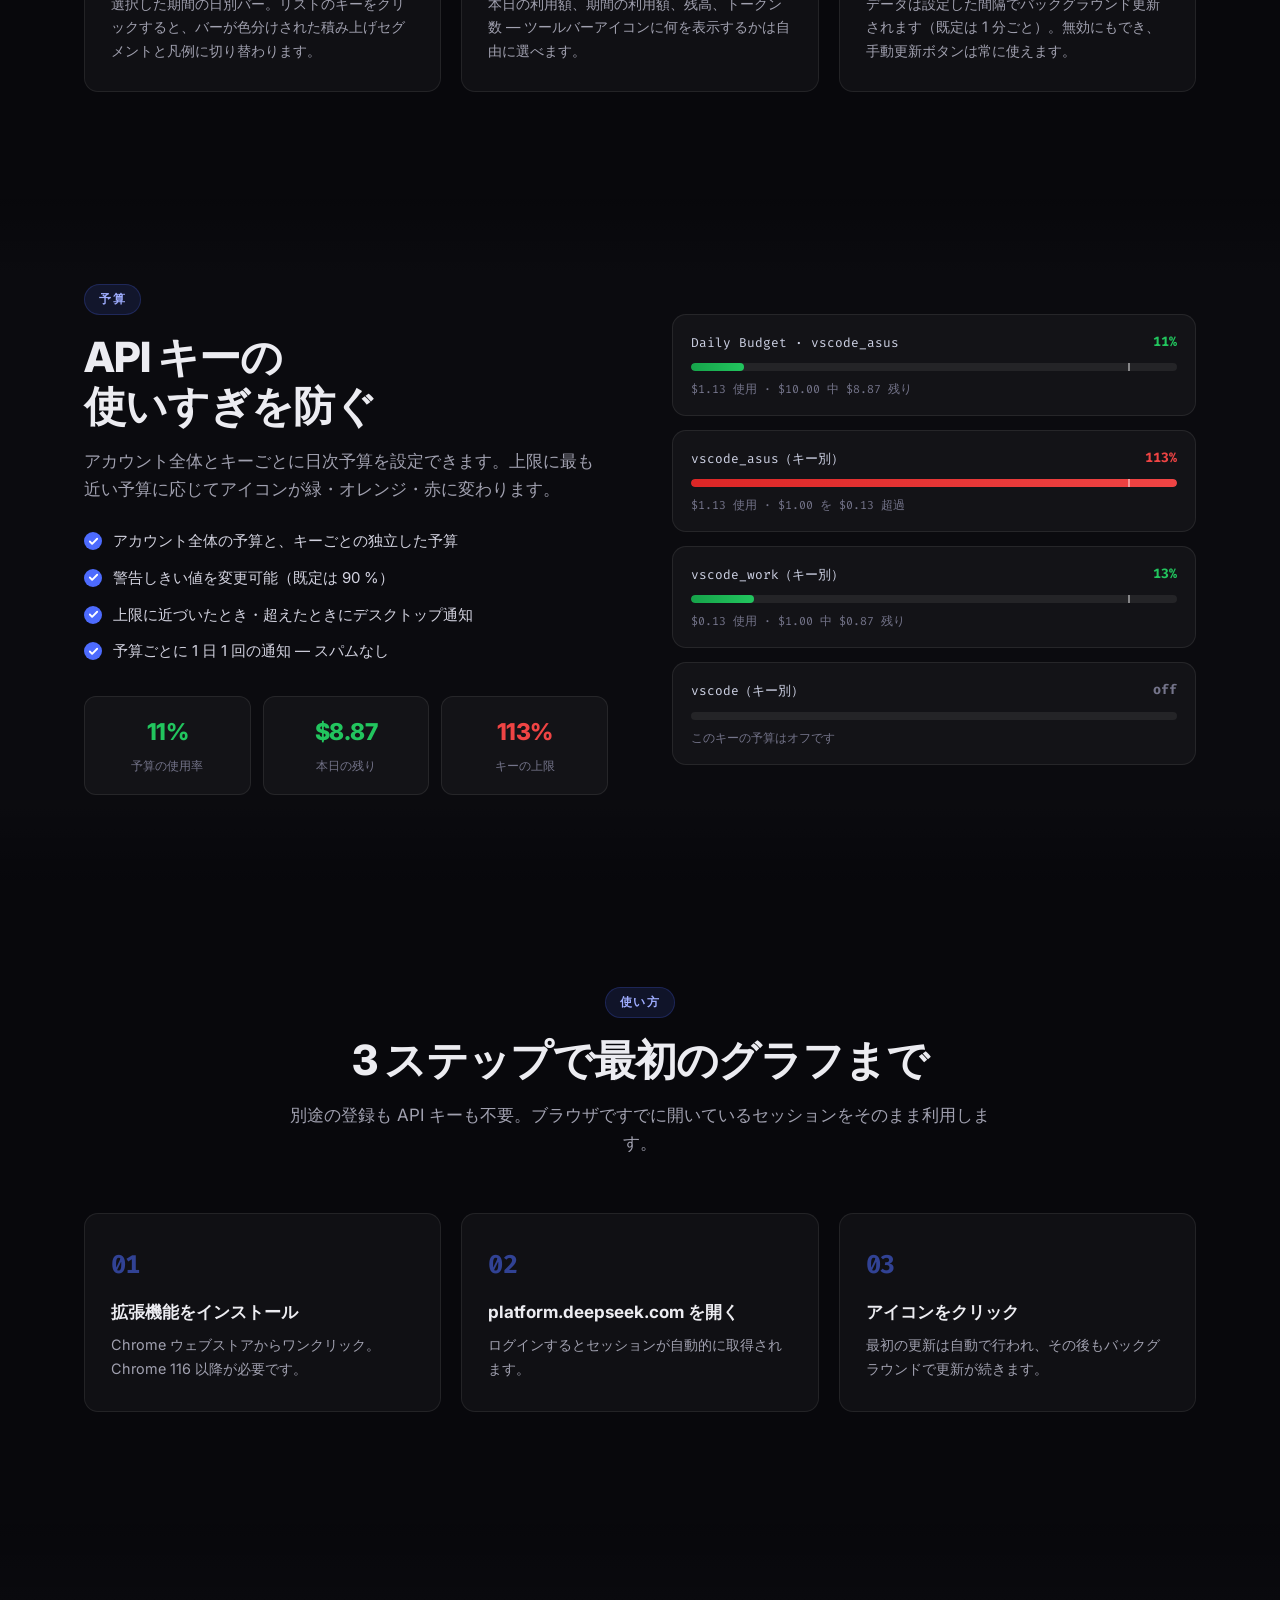
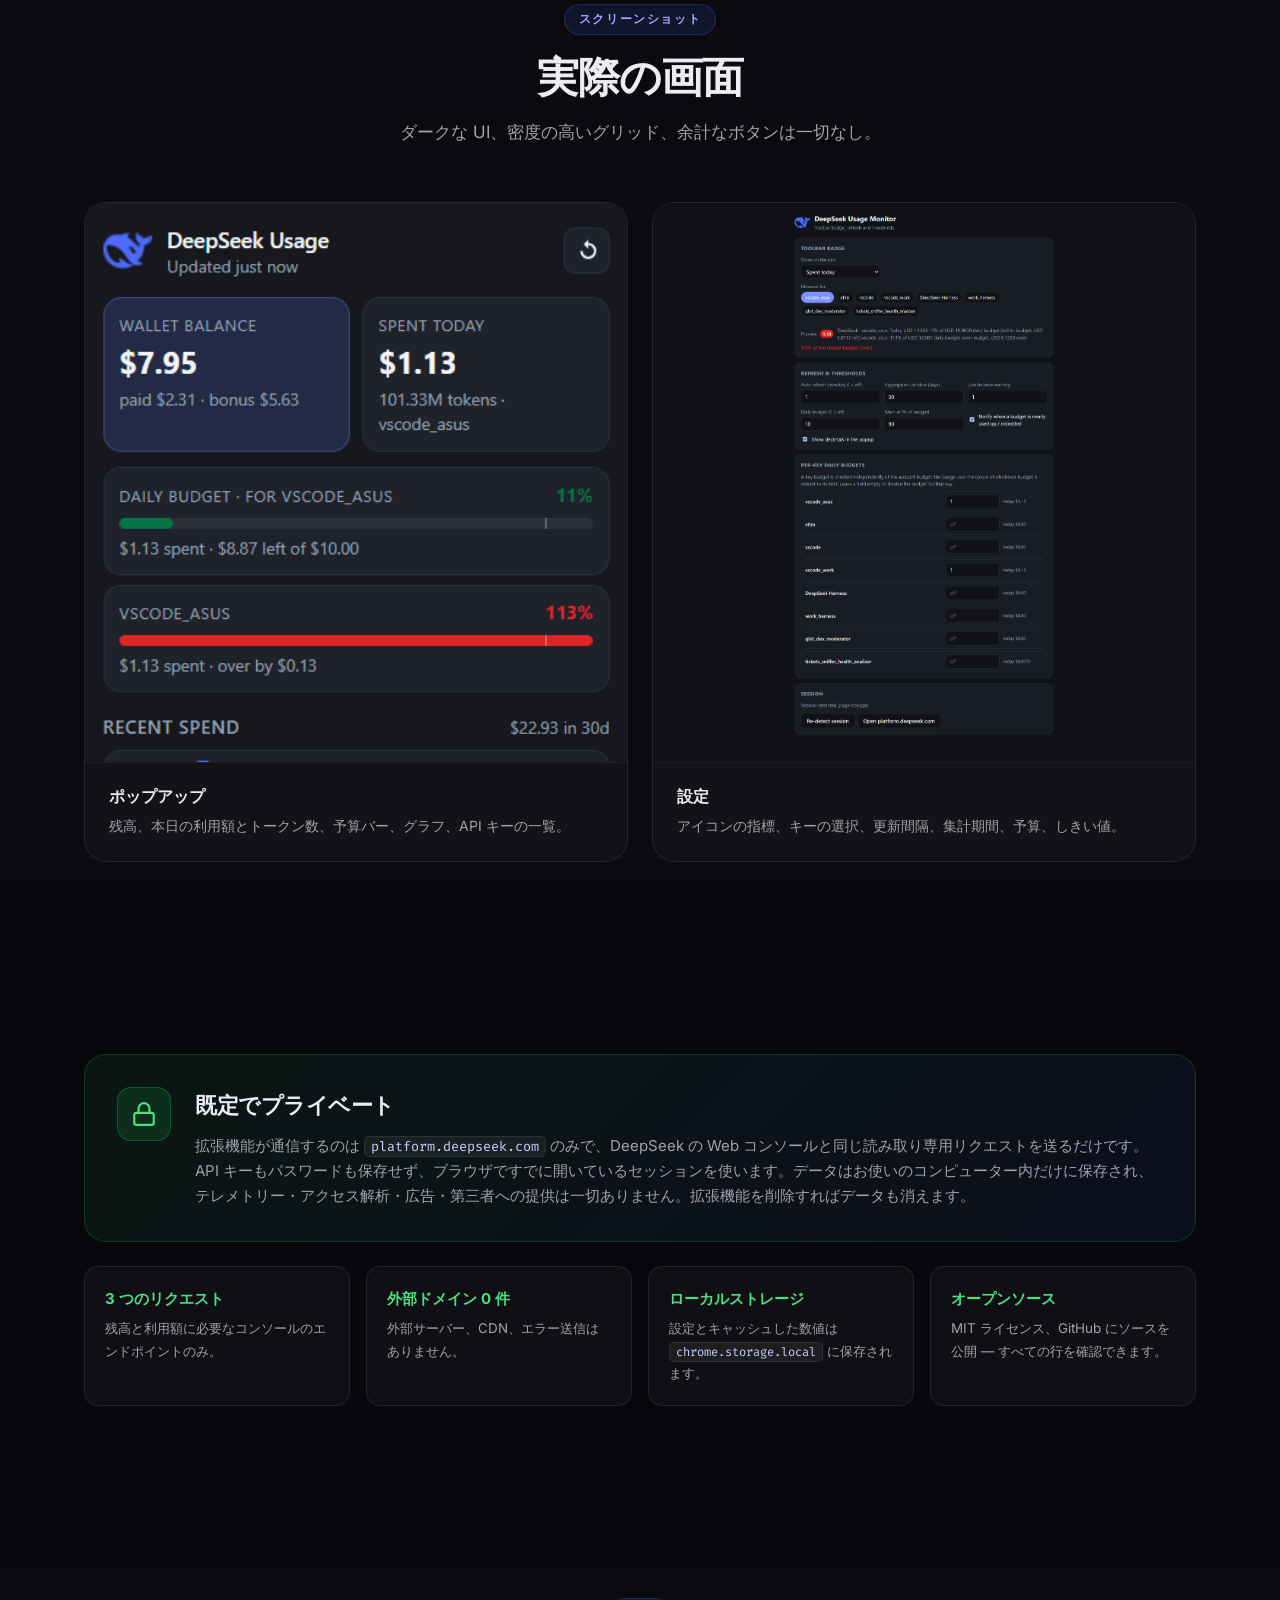
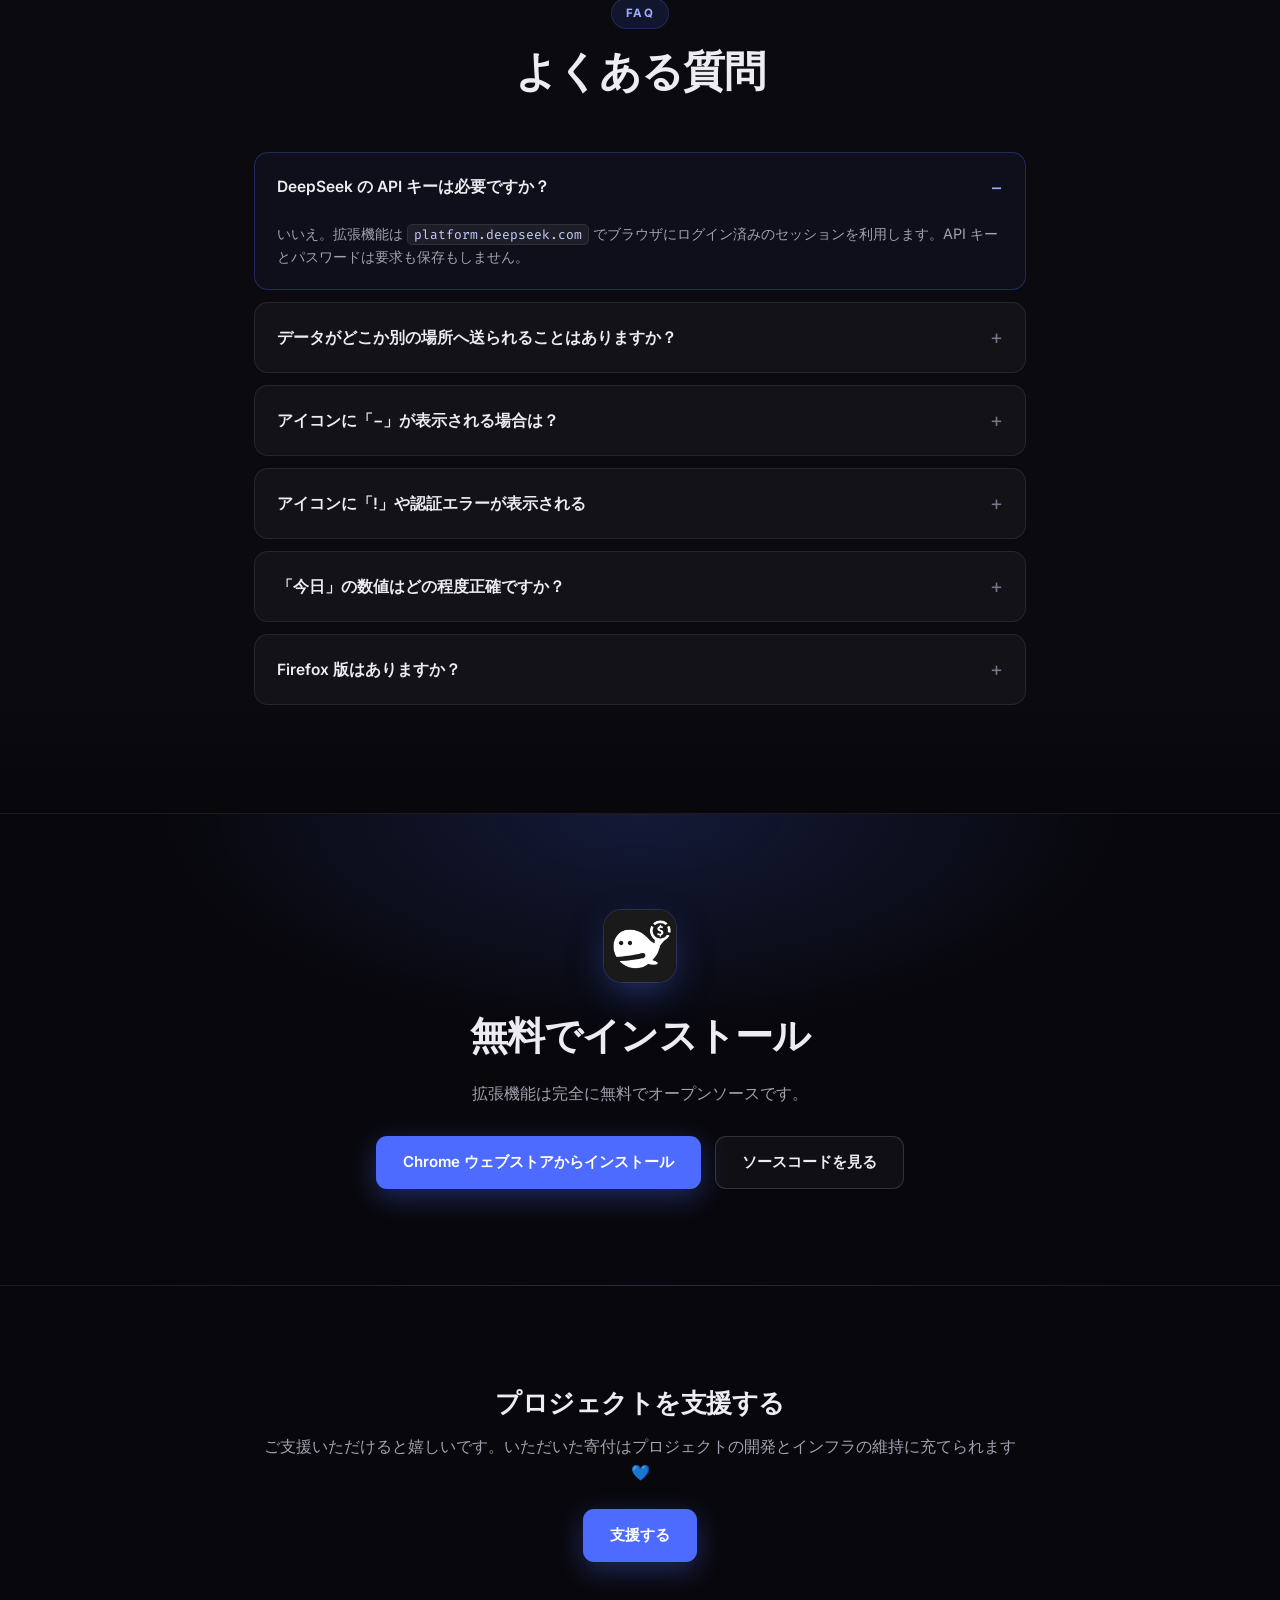
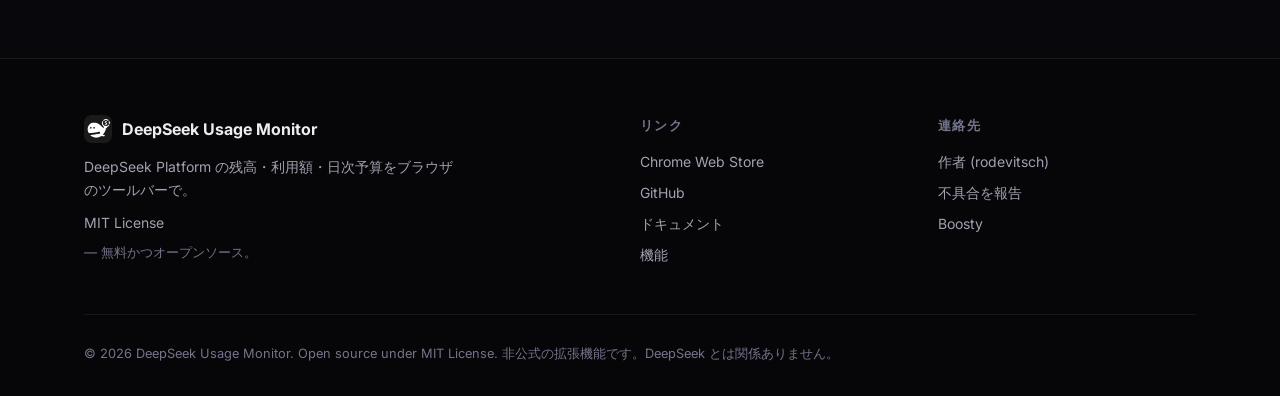
<file: ja/index.html>
<!DOCTYPE html>
<html lang="ja">
<head>
  <meta charset="UTF-8">
  <meta name="viewport" content="width=device-width, initial-scale=1.0">
  <title>DeepSeek Usage Monitor — DeepSeek の残高・利用額・予算を Chrome ツールバーで</title>

  <link rel="icon" type="image/png" sizes="128x128" href="../assets/images/icon128.png">
  <link rel="icon" type="image/png" sizes="48x48" href="../assets/images/icon48.png">
  <link rel="icon" type="image/png" sizes="16x16" href="../assets/images/icon16.png">

  <meta name="description" data-i18n-content="meta.description" content="Расширение Chrome для DeepSeek Platform: баланс кошелька, траты за сегодня и по каждому API-ключу, график за 30 дней и дневные бюджеты — прямо в панели браузера. Без API-ключа и пароля.">
  <meta name="keywords" content="DeepSeek, DeepSeek Platform, usage monitor, баланс DeepSeek, траты API, бюджеты API-ключей, расширение Chrome, developer tools">
  <meta name="author" content="Dmitry Rodevich">
  <link rel="canonical" href="https://deepseek-usage-monitor.rodevich.com/">

  <meta property="og:type" content="website">
  <meta property="og:title" data-i18n-content="meta.ogTitle" content="DeepSeek Usage Monitor — расширение для Chrome">
  <meta property="og:description" data-i18n-content="meta.ogDesc" content="Баланс, траты за сегодня и по API-ключам, график за 30 дней и дневные бюджеты DeepSeek — прямо в панели браузера.">
  <meta property="og:image" content="assets/images/popup.png">
  <meta property="og:url" content="https://deepseek-usage-monitor.rodevich.com/">
  <meta property="og:locale" content="ja_JP">
  <meta name="twitter:card" content="summary_large_image">
  <meta name="twitter:title" data-i18n-content="meta.ogTitle" content="DeepSeek Usage Monitor — расширение для Chrome">
  <meta name="twitter:description" data-i18n-content="meta.ogDesc" content="Баланс, траты за сегодня и по API-ключам, график за 30 дней и дневные бюджеты DeepSeek — прямо в панели браузера.">
  <meta name="twitter:image" content="assets/images/popup.png">

  <meta name="theme-color" content="#0a0a0f">

  <link rel="alternate" hreflang="ru" href="https://deepseek-usage-monitor.rodevich.com/">
  <link rel="alternate" hreflang="en" href="https://deepseek-usage-monitor.rodevich.com/en/">
  <link rel="alternate" hreflang="de" href="https://deepseek-usage-monitor.rodevich.com/de/">
  <link rel="alternate" hreflang="es" href="https://deepseek-usage-monitor.rodevich.com/es/">
  <link rel="alternate" hreflang="fr" href="https://deepseek-usage-monitor.rodevich.com/fr/">
  <link rel="alternate" hreflang="hi" href="https://deepseek-usage-monitor.rodevich.com/hi/">
  <link rel="alternate" hreflang="id" href="https://deepseek-usage-monitor.rodevich.com/id/">
  <link rel="alternate" hreflang="ja" href="https://deepseek-usage-monitor.rodevich.com/ja/">
  <link rel="alternate" hreflang="pt-BR" href="https://deepseek-usage-monitor.rodevich.com/pt_BR/">
  <link rel="alternate" hreflang="zh-CN" href="https://deepseek-usage-monitor.rodevich.com/zh_CN/">
  <link rel="alternate" hreflang="x-default" href="https://deepseek-usage-monitor.rodevich.com/">

  <link rel="preconnect" href="https://fonts.googleapis.com">
  <link rel="preconnect" href="https://fonts.gstatic.com" crossorigin>
  <link href="https://fonts.googleapis.com/css2?family=Inter:wght@400;500;600;700;800&family=Fira+Code:wght@400;500&display=swap" rel="stylesheet">
  <link rel="stylesheet" href="../styles.css">

  <script type="application/ld+json">
  {
    "@context": "https://schema.org",
    "@type": "SoftwareApplication",
    "name": "DeepSeek Usage Monitor",
    "applicationCategory": "DeveloperApplication",
    "operatingSystem": "Chrome 116+",
    "url": "https://deepseek-usage-monitor.rodevich.com/",
    "downloadUrl": "https://chromewebstore.google.com/detail/deepseek-usage-monitor/bgnofdddgahndpccpfnlddggfmcjbcco",
    "offers": { "@type": "Offer", "price": "0", "priceCurrency": "USD" },
    "author": { "@type": "Person", "name": "Dmitry Rodevich", "url": "https://rodevich.com" },
    "description": "Баланс кошелька, траты за сегодня и по API-ключам, график за 30 дней и дневные бюджеты DeepSeek Platform прямо в панели браузера."
  }
  </script>
</head>
<body>

  <!-- ===== Background ===== -->
  <div class="bg-glow" aria-hidden="true"></div>
  <div class="bg-grid" aria-hidden="true"></div>

  <!-- ===== Nav ===== -->
  <nav id="navbar">
    <div class="container">
      <a href="#" class="nav-brand">
        <img src="../assets/images/icon48.png" alt="DeepSeek Usage Monitor">
        DeepSeek Usage
      </a>
      <ul class="nav-links" id="navLinks">
        <li><a href="#features" data-i18n="nav.features">機能</a></li>
        <li><a href="#budgets" data-i18n="nav.budgets">予算</a></li>
        <li><a href="#screenshots" data-i18n="nav.screenshots">スクリーンショット</a></li>
        <li><a href="#privacy" data-i18n="nav.privacy">プライバシー</a></li>
        <li><a href="#faq" data-i18n="nav.faq">よくある質問</a></li>
        <li><a href="https://github.com/rodewitsch/deepseek-usage-monitor" target="_blank" rel="noopener">GitHub</a></li>
        <li>
          <a class="nav-cta" href="https://chromewebstore.google.com/detail/deepseek-usage-monitor/bgnofdddgahndpccpfnlddggfmcjbcco?authuser=0" target="_blank" rel="noopener" data-i18n="nav.install">インストール</a>
        </li>
      </ul>
      <div class="nav-side">
        <div class="lang-switch" id="langSwitch">
          <button type="button" class="lang-btn" aria-haspopup="true" aria-expanded="false" aria-label="言語" data-i18n-aria-label="a11y.lang">
            <svg viewBox="0 0 24 24" fill="none" stroke="currentColor" stroke-width="2" stroke-linecap="round" stroke-linejoin="round" aria-hidden="true"><circle cx="12" cy="12" r="9"/><path d="M3 12h18"/><path d="M12 3a15 15 0 0 1 0 18a15 15 0 0 1 0-18"/></svg>
            <span class="lang-code">JA</span>
          </button>
          <div class="lang-menu" role="menu">
            <a href="../" hreflang="ru">Русский</a>
            <a href="../en/" hreflang="en">English</a>
            <a href="../de/" hreflang="de">Deutsch</a>
            <a href="../es/" hreflang="es">Español</a>
            <a href="../fr/" hreflang="fr">Français</a>
            <a href="../hi/" hreflang="hi">हिन्दी</a>
            <a href="../id/" hreflang="id">Bahasa Indonesia</a>
            <a href="../ja/" hreflang="ja" class="active" aria-current="true">日本語</a>
            <a href="../pt_BR/" hreflang="pt_BR">Português (Brasil)</a>
            <a href="../zh_CN/" hreflang="zh_CN">简体中文</a>
          </div>
        </div>
        <button class="mobile-toggle" id="mobileToggle" aria-label="メニュー" aria-expanded="false" data-i18n-aria-label="a11y.menu">
          <span></span><span></span><span></span>
        </button>
      </div>
    </div>
  </nav>

  <!-- ===== Hero ===== -->
  <section class="hero">
    <div class="container hero-grid">
      <div class="hero-text">
        <div class="hero-badge">
          <span class="dot"></span>
          <span data-i18n="hero.badge">Chrome ウェブストアで公開中</span>
        </div>

        <h1 data-i18n-html="hero.title"><span class="grad">DeepSeek</span> を<br>しっかり管理</h1>

        <p class="hero-sub" data-i18n="hero.sub">ウォレット残高、本日の利用額と API キー別の利用額、30 日間のグラフ、日次予算をブラウザのツールバーで。API キーもパスワードも不要、別途ログインする必要もありません。</p>

        <div class="hero-buttons">
          <a class="btn btn-primary" href="https://chromewebstore.google.com/detail/deepseek-usage-monitor/bgnofdddgahndpccpfnlddggfmcjbcco?authuser=0" target="_blank" rel="noopener">
            <svg width="18" height="18" viewBox="0 0 24 24" fill="none" stroke="currentColor" stroke-width="3" stroke-linecap="round" stroke-linejoin="round" aria-hidden="true"><path d="M12 4v12"/><path d="M6 10l6 6 6-6"/><path d="M4 20h16"/></svg>
            <span data-i18n="hero.install">Chrome ウェブストアからインストール</span>
          </a>
          <a class="btn btn-ghost" href="https://github.com/rodewitsch/deepseek-usage-monitor" target="_blank" rel="noopener">
            <svg width="18" height="18" viewBox="0 0 24 24" fill="currentColor" aria-hidden="true"><path d="M12 0C5.37 0 0 5.37 0 12c0 5.31 3.435 9.795 8.205 11.385.6.105.825-.255.825-.57 0-.285-.015-1.23-.015-2.235-3.015.555-3.795-.735-4.035-1.41-.135-.345-.72-1.41-1.23-1.695-.42-.225-1.02-.78-.015-.795.945-.015 1.62.87 1.845 1.23 1.08 1.815 2.805 1.305 3.495.99.105-.78.42-1.305.765-1.605-2.67-.3-5.46-1.335-5.46-5.925 0-1.305.465-2.385 1.23-3.225-.12-.3-.54-1.53.12-3.18 0 0 1.005-.315 3.3 1.23.96-.27 1.98-.405 3-.405s2.04.135 3 .405c2.295-1.56 3.3-1.23 3.3-1.23.66 1.65.24 2.88.12 3.18.765.84 1.23 1.905 1.23 3.225 0 4.605-2.805 5.625-5.475 5.925.435.375.81 1.095.81 2.22 0 1.605-.015 2.895-.015 3.3 0 .315.225.69.825.57A12.02 12.02 0 0 0 24 12c0-6.63-5.37-12-12-12z"/></svg>
            <span data-i18n="hero.source">ソースコード</span>
          </a>
        </div>

        <ul class="hero-points">
          <li data-i18n="hero.point1">ツールバーのアイコンに最新の数値を表示</li>
          <li data-i18n="hero.point2">API キーごとの利用額を把握</li>
          <li data-i18n="hero.point3">日次予算と通知</li>
          <li data-i18n="hero.point4">テレメトリーもアクセス解析もなし</li>
        </ul>
      </div>

      <div class="hero-visual">
        <div class="browser-frame">
          <div class="browser-bar">
            <span class="traffic"></span><span class="traffic"></span><span class="traffic"></span>
            <div class="url-bar">
              <span class="badge-demo">14%</span>
              platform.deepseek.com
            </div>
            <img class="ext-icon" src="../assets/images/icon32.png" alt="">
          </div>
          <div class="popup-wrap">
            <img src="../assets/images/popup.png" alt="DeepSeek Usage Monitor popup" data-i18n-alt="alt.popup" width="432" height="700">
          </div>
        </div>
      </div>
    </div>
  </section>

  <!-- ===== Features ===== -->
  <section class="section" id="features">
    <div class="container">
      <div class="section-head">
        <span class="section-label" data-i18n="features.label">機能</span>
        <h2 class="section-title" data-i18n="features.title">利用状況をひと目で把握</h2>
        <p class="section-sub" data-i18n="features.sub">DeepSeek の Web コンソールと同じリクエストのみを送り、それを読みやすいダッシュボードにまとめます。</p>
      </div>

      <div class="features-grid">
        <article class="feature-card">
          <div class="feature-icon">
            <svg viewBox="0 0 24 24" fill="none" stroke="currentColor" stroke-width="2" stroke-linecap="round" stroke-linejoin="round" aria-hidden="true"><rect x="2" y="7" width="20" height="14" rx="2"/><path d="M16 7V5a2 2 0 0 0-2-2h-4a2 2 0 0 0-2 2v2"/><path d="M2 12h20"/></svg>
          </div>
          <h3 data-i18n="f1.title">ウォレット残高</h3>
          <p data-i18n="f1.desc">有償残高とボーナス残高を分けて表示。設定したしきい値を下回るとアイコンが赤くなります。</p>
        </article>

        <article class="feature-card">
          <div class="feature-icon">
            <svg viewBox="0 0 24 24" fill="none" stroke="currentColor" stroke-width="2" stroke-linecap="round" stroke-linejoin="round" aria-hidden="true"><path d="M3 17l6-6 4 4 8-8"/><path d="M17 7h4v4"/></svg>
          </div>
          <h3 data-i18n="f2.title">本日の利用額</h3>
          <p data-i18n="f2.desc">本日の利用額とトークン数。「今日」は別途取得するため、日付が変わるまで数値が正確です。</p>
        </article>

        <article class="feature-card">
          <div class="feature-icon">
            <svg viewBox="0 0 24 24" fill="none" stroke="currentColor" stroke-width="2" stroke-linecap="round" stroke-linejoin="round" aria-hidden="true"><path d="M21 2l-2 2m-7.61 7.61a5.5 5.5 0 1 1-7.778 7.778 5.5 5.5 0 0 1 7.777-7.777zm0 0L15.5 7.5m0 0l3 3L22 7l-3-3m-3.5 3.5L19 4"/></svg>
          </div>
          <h3 data-i18n="f3.title">API キー別の集計</h3>
          <p data-i18n="f3.desc">どのキーが一番高くついているかが分かります。アイコンとグラフは 1 つのキーまたは任意のキーの組み合わせに絞り込めます。</p>
        </article>

        <article class="feature-card">
          <div class="feature-icon">
            <svg viewBox="0 0 24 24" fill="none" stroke="currentColor" stroke-width="2" stroke-linecap="round" stroke-linejoin="round" aria-hidden="true"><rect x="3" y="3" width="7" height="9"/><rect x="14" y="3" width="7" height="5"/><rect x="14" y="12" width="7" height="9"/><rect x="3" y="16" width="7" height="5"/></svg>
          </div>
          <h3 data-i18n="f4.title">30 日間のグラフ</h3>
          <p data-i18n="f4.desc">選択した期間の日別バー。リストのキーをクリックすると、バーが色分けされた積み上げセグメントと凡例に切り替わります。</p>
        </article>

        <article class="feature-card">
          <div class="feature-icon">
            <svg viewBox="0 0 24 24" fill="none" stroke="currentColor" stroke-width="2" stroke-linecap="round" stroke-linejoin="round" aria-hidden="true"><path d="M12 2a7 7 0 0 0-7 7c0 5 7 13 7 13s7-8 7-13a7 7 0 0 0-7-7z"/><circle cx="12" cy="9" r="2.5"/></svg>
          </div>
          <h3 data-i18n="f5.title">任意の指標をアイコンに</h3>
          <p data-i18n="f5.desc">本日の利用額、期間の利用額、残高、トークン数 — ツールバーアイコンに何を表示するかは自由に選べます。</p>
        </article>

        <article class="feature-card">
          <div class="feature-icon">
            <svg viewBox="0 0 24 24" fill="none" stroke="currentColor" stroke-width="2" stroke-linecap="round" stroke-linejoin="round" aria-hidden="true"><circle cx="12" cy="12" r="9"/><path d="M12 7v5l3 2"/></svg>
          </div>
          <h3 data-i18n="f6.title">自動更新</h3>
          <p data-i18n="f6.desc">データは設定した間隔でバックグラウンド更新されます（既定は 1 分ごと）。無効にもでき、手動更新ボタンは常に使えます。</p>
        </article>
      </div>
    </div>
  </section>

  <!-- ===== Budgets ===== -->
  <section class="section section-alt" id="budgets">
    <div class="container">
      <div class="split">
        <div class="split-text">
          <span class="section-label" data-i18n="budgets.label">予算</span>
          <h2 class="section-title" data-i18n-html="budgets.title">API キーの<br>使いすぎを防ぐ</h2>
          <p class="split-sub" data-i18n="budgets.sub">アカウント全体とキーごとに日次予算を設定できます。上限に最も近い予算に応じてアイコンが緑・オレンジ・赤に変わります。</p>

          <ul class="check-list">
            <li data-i18n="budgets.li1">アカウント全体の予算と、キーごとの独立した予算</li>
            <li data-i18n="budgets.li2">警告しきい値を変更可能（既定は 90 %）</li>
            <li data-i18n="budgets.li3">上限に近づいたとき・超えたときにデスクトップ通知</li>
            <li data-i18n="budgets.li4">予算ごとに 1 日 1 回の通知 — スパムなし</li>
          </ul>

          <div class="stat-row">
            <div class="stat"><strong>11%</strong><span data-i18n="budgets.stat1">予算の使用率</span></div>
            <div class="stat"><strong>$8.87</strong><span data-i18n="budgets.stat2">本日の残り</span></div>
            <div class="stat stat-danger"><strong>113%</strong><span data-i18n="budgets.stat3">キーの上限</span></div>
          </div>
        </div>

        <div class="split-visual">
          <div class="budget-card">
            <div class="budget-head">
              <span class="budget-title">Daily Budget · vscode_asus</span>
              <span class="budget-pct ok">11%</span>
            </div>
            <div class="bar"><span class="bar-fill ok" style="width:11%"></span><span class="bar-warn" style="left:90%"></span></div>
            <p class="budget-note" data-i18n="budgets.card1">$1.13 使用 · $10.00 中 $8.87 残り</p>
          </div>

          <div class="budget-card">
            <div class="budget-head">
              <span class="budget-title" data-i18n="budgets.card2title">vscode_asus（キー別）</span>
              <span class="budget-pct danger">113%</span>
            </div>
            <div class="bar"><span class="bar-fill danger" style="width:100%"></span><span class="bar-warn" style="left:90%"></span></div>
            <p class="budget-note" data-i18n="budgets.card2">$1.13 使用 · $1.00 を $0.13 超過</p>
          </div>

          <div class="budget-card">
            <div class="budget-head">
              <span class="budget-title" data-i18n="budgets.card3title">vscode_work（キー別）</span>
              <span class="budget-pct ok">13%</span>
            </div>
            <div class="bar"><span class="bar-fill ok" style="width:13%"></span><span class="bar-warn" style="left:90%"></span></div>
            <p class="budget-note" data-i18n="budgets.card3">$0.13 使用 · $1.00 中 $0.87 残り</p>
          </div>

          <div class="budget-card muted">
            <div class="budget-head">
              <span class="budget-title" data-i18n="budgets.card4title">vscode（キー別）</span>
              <span class="budget-pct">off</span>
            </div>
            <div class="bar"><span class="bar-fill" style="width:0"></span></div>
            <p class="budget-note" data-i18n="budgets.card4">このキーの予算はオフです</p>
          </div>
        </div>
      </div>
    </div>
  </section>

  <!-- ===== How it works ===== -->
  <section class="section" id="how-it-works">
    <div class="container">
      <div class="section-head">
        <span class="section-label" data-i18n="how.label">使い方</span>
        <h2 class="section-title" data-i18n="how.title">3 ステップで最初のグラフまで</h2>
        <p class="section-sub" data-i18n="how.sub">別途の登録も API キーも不要。ブラウザですでに開いているセッションをそのまま利用します。</p>
      </div>

      <div class="steps">
        <div class="step">
          <span class="step-num">01</span>
          <h4 data-i18n="how.s1title">拡張機能をインストール</h4>
          <p data-i18n="how.s1desc">Chrome ウェブストアからワンクリック。Chrome 116 以降が必要です。</p>
        </div>
        <div class="step">
          <span class="step-num">02</span>
          <h4 data-i18n="how.s2title">platform.deepseek.com を開く</h4>
          <p data-i18n="how.s2desc">ログインするとセッションが自動的に取得されます。</p>
        </div>
        <div class="step">
          <span class="step-num">03</span>
          <h4 data-i18n="how.s3title">アイコンをクリック</h4>
          <p data-i18n="how.s3desc">最初の更新は自動で行われ、その後もバックグラウンドで更新が続きます。</p>
        </div>
      </div>
    </div>
  </section>

  <!-- ===== Screenshots ===== -->
  <section class="section section-alt" id="screenshots">
    <div class="container">
      <div class="section-head">
        <span class="section-label" data-i18n="shots.label">スクリーンショット</span>
        <h2 class="section-title" data-i18n="shots.title">実際の画面</h2>
        <p class="section-sub" data-i18n="shots.sub">ダークな UI、密度の高いグリッド、余計なボタンは一切なし。</p>
      </div>

      <div class="shots">
        <figure class="shot">
          <div class="shot-body">
            <img src="../assets/images/popup.png" alt="Popup: balance, spend today and chart" data-i18n-alt="alt.popupShot" loading="lazy" width="432" height="700">
          </div>
          <figcaption>
            <h4 data-i18n="shots.popupTitle">ポップアップ</h4>
            <p data-i18n="shots.popupDesc">残高、本日の利用額とトークン数、予算バー、グラフ、API キーの一覧。</p>
          </figcaption>
        </figure>

        <figure class="shot">
          <div class="shot-body">
            <img src="../assets/images/options.png" alt="Options page: badge, refresh, budgets, session" data-i18n-alt="alt.optionsShot" loading="lazy" width="1280" height="1280">
          </div>
          <figcaption>
            <h4 data-i18n="shots.optionsTitle">設定</h4>
            <p data-i18n="shots.optionsDesc">アイコンの指標、キーの選択、更新間隔、集計期間、予算、しきい値。</p>
          </figcaption>
        </figure>
      </div>
    </div>
  </section>

  <!-- ===== Privacy ===== -->
  <section class="section" id="privacy">
    <div class="container">
      <div class="privacy-box">
        <div class="privacy-icon">
          <svg viewBox="0 0 24 24" fill="none" stroke="currentColor" stroke-width="2" stroke-linecap="round" stroke-linejoin="round" aria-hidden="true"><rect x="3" y="11" width="18" height="11" rx="2"/><path d="M7 11V7a5 5 0 0 1 10 0v4"/></svg>
        </div>
        <div>
          <h2 data-i18n="privacy.title">既定でプライベート</h2>
          <p data-i18n-html="privacy.text">拡張機能が通信するのは <code>platform.deepseek.com</code> のみで、DeepSeek の Web コンソールと同じ読み取り専用リクエストを送るだけです。API キーもパスワードも保存せず、ブラウザですでに開いているセッションを使います。データはお使いのコンピューター内だけに保存され、テレメトリー・アクセス解析・広告・第三者への提供は一切ありません。拡張機能を削除すればデータも消えます。</p>
        </div>
      </div>

      <div class="privacy-grid">
        <div class="privacy-item">
          <h4 data-i18n="privacy.i1title">3 つのリクエスト</h4>
          <p data-i18n="privacy.i1desc">残高と利用額に必要なコンソールのエンドポイントのみ。</p>
        </div>
        <div class="privacy-item">
          <h4 data-i18n="privacy.i2title">外部ドメイン 0 件</h4>
          <p data-i18n="privacy.i2desc">外部サーバー、CDN、エラー送信はありません。</p>
        </div>
        <div class="privacy-item">
          <h4 data-i18n="privacy.i3title">ローカルストレージ</h4>
          <p data-i18n-html="privacy.i3desc">設定とキャッシュした数値は <code>chrome.storage.local</code> に保存されます。</p>
        </div>
        <div class="privacy-item">
          <h4 data-i18n="privacy.i4title">オープンソース</h4>
          <p data-i18n="privacy.i4desc">MIT ライセンス、GitHub にソースを公開 — すべての行を確認できます。</p>
        </div>
      </div>
    </div>
  </section>

  <!-- ===== FAQ ===== -->
  <section class="section section-alt" id="faq">
    <div class="container container-narrow">
      <div class="section-head">
        <span class="section-label">FAQ</span>
        <h2 class="section-title" data-i18n="faq.title">よくある質問</h2>
      </div>

      <details class="faq" open>
        <summary data-i18n="faq.q1">DeepSeek の API キーは必要ですか？</summary>
        <p data-i18n-html="faq.a1">いいえ。拡張機能は <code>platform.deepseek.com</code> でブラウザにログイン済みのセッションを利用します。API キーとパスワードは要求も保存もしません。</p>
      </details>

      <details class="faq">
        <summary data-i18n="faq.q2">データがどこか別の場所へ送られることはありますか？</summary>
        <p data-i18n-html="faq.a2">いいえ。リクエストは <code>platform.deepseek.com</code> のみに送られ、それ以外はローカルに留まります。アクセス解析・テレメトリー・広告はありません。</p>
      </details>

      <details class="faq">
        <summary data-i18n="faq.q3">アイコンに「−」が表示される場合は？</summary>
        <p data-i18n-html="faq.a3">DeepSeek の WAF トークンが期限切れです。<code>platform.deepseek.com</code> を一度開けばトークンが自動更新され、次回の更新時に拡張機能が取得します。拡張機能が自分でタブを開くことはありません。</p>
      </details>

      <details class="faq">
        <summary data-i18n="faq.q4">アイコンに「!」や認証エラーが表示される</summary>
        <p data-i18n="faq.a4">セッションが見つからないか期限切れです。プラットフォームにログインしてから、拡張機能の設定で「セッションを再検出」を押してください。</p>
      </details>

      <details class="faq">
        <summary data-i18n="faq.q5">「今日」の数値はどの程度正確ですか？</summary>
        <p data-i18n="faq.a5">プラットフォームの日別データには当日分が含まれないため、拡張機能は「今日」を時間別データから取得してグラフに別途加算します。</p>
      </details>

      <details class="faq">
        <summary data-i18n="faq.q6">Firefox 版はありますか？</summary>
        <p data-i18n="faq.a6">現在は Chrome と Chromium 系ブラウザ（Edge、Brave、Arc）のみです。Chrome 116 以降が必要です。</p>
      </details>
    </div>
  </section>

  <!-- ===== CTA ===== -->
  <section class="cta-section">
    <div class="container">
      <img class="cta-icon" src="../assets/images/icon128.png" alt="" width="72" height="72">
      <h2 data-i18n="cta.title">無料でインストール</h2>
      <p data-i18n="cta.sub">拡張機能は完全に無料でオープンソースです。</p>
      <div class="cta-buttons">
        <a class="btn btn-primary" href="https://chromewebstore.google.com/detail/deepseek-usage-monitor/bgnofdddgahndpccpfnlddggfmcjbcco?authuser=0" target="_blank" rel="noopener" data-i18n="cta.install">Chrome ウェブストアからインストール</a>
        <a class="btn btn-ghost" href="https://github.com/rodewitsch/deepseek-usage-monitor" target="_blank" rel="noopener" data-i18n="cta.source">ソースコードを見る</a>
      </div>
    </div>
  </section>

  <!-- ===== Support ===== -->
  <section class="section support-section">
    <div class="container container-narrow">
      <h2 data-i18n="support.title">プロジェクトを支援する</h2>
      <p data-i18n="support.text">ご支援いただけると嬉しいです。いただいた寄付はプロジェクトの開発とインフラの維持に充てられます 💙</p>
      <a class="btn btn-primary" href="https://boosty.to/rodevich/donate" target="_blank" rel="noopener" data-i18n="support.button">支援する</a>
    </div>
  </section>

  <!-- ===== Footer ===== -->
  <footer>
    <div class="container footer-grid">
      <div>
        <div class="footer-brand">
          <img src="../assets/images/icon48.png" alt="" width="28" height="28">
          DeepSeek Usage Monitor
        </div>
        <p data-i18n="footer.desc">DeepSeek Platform の残高・利用額・日次予算をブラウザのツールバーで。</p>
        <p class="muted">
          <a href="https://github.com/rodewitsch/deepseek-usage-monitor/blob/main/LICENSE" target="_blank" rel="noopener">MIT License</a>
          <span data-i18n="footer.license">— 無料かつオープンソース。</span>
        </p>
      </div>
      <div>
        <h4 data-i18n="footer.links">リンク</h4>
        <a href="https://chromewebstore.google.com/detail/deepseek-usage-monitor/bgnofdddgahndpccpfnlddggfmcjbcco?authuser=0" target="_blank" rel="noopener">Chrome Web Store</a>
        <a href="https://github.com/rodewitsch/deepseek-usage-monitor" target="_blank" rel="noopener">GitHub</a>
        <a href="https://github.com/rodewitsch/deepseek-usage-monitor/blob/main/README.md" target="_blank" rel="noopener" data-i18n="footer.docs">ドキュメント</a>
        <a href="#features" data-i18n="footer.features">機能</a>
      </div>
      <div>
        <h4 data-i18n="footer.contacts">連絡先</h4>
        <a href="https://rodevich.com" target="_blank" rel="noopener" data-i18n="footer.author">作者 (rodevitsch)</a>
        <a href="https://github.com/rodewitsch/deepseek-usage-monitor/issues" target="_blank" rel="noopener" data-i18n="footer.bug">不具合を報告</a>
        <a href="https://boosty.to/rodevich" target="_blank" rel="noopener">Boosty</a>
      </div>
      <div class="footer-bottom">
        © <span id="year">2026</span> DeepSeek Usage Monitor. <span data-i18n="footer.bottom">Open source under MIT License.</span>
        <span data-i18n="footer.disclaimer">非公式の拡張機能です。DeepSeek とは関係ありません。</span>
      </div>
    </div>
  </footer>

  <button id="goToTop" class="go-to-top" aria-label="トップへ" data-i18n-aria-label="a11y.toTop">
    <svg width="20" height="20" viewBox="0 0 24 24" fill="none" stroke="currentColor" stroke-width="2.5" stroke-linecap="round" stroke-linejoin="round"><polyline points="18 15 12 9 6 15"/></svg>
  </button>

  <script src="../script.js"></script>
</body>
</html>
</file>
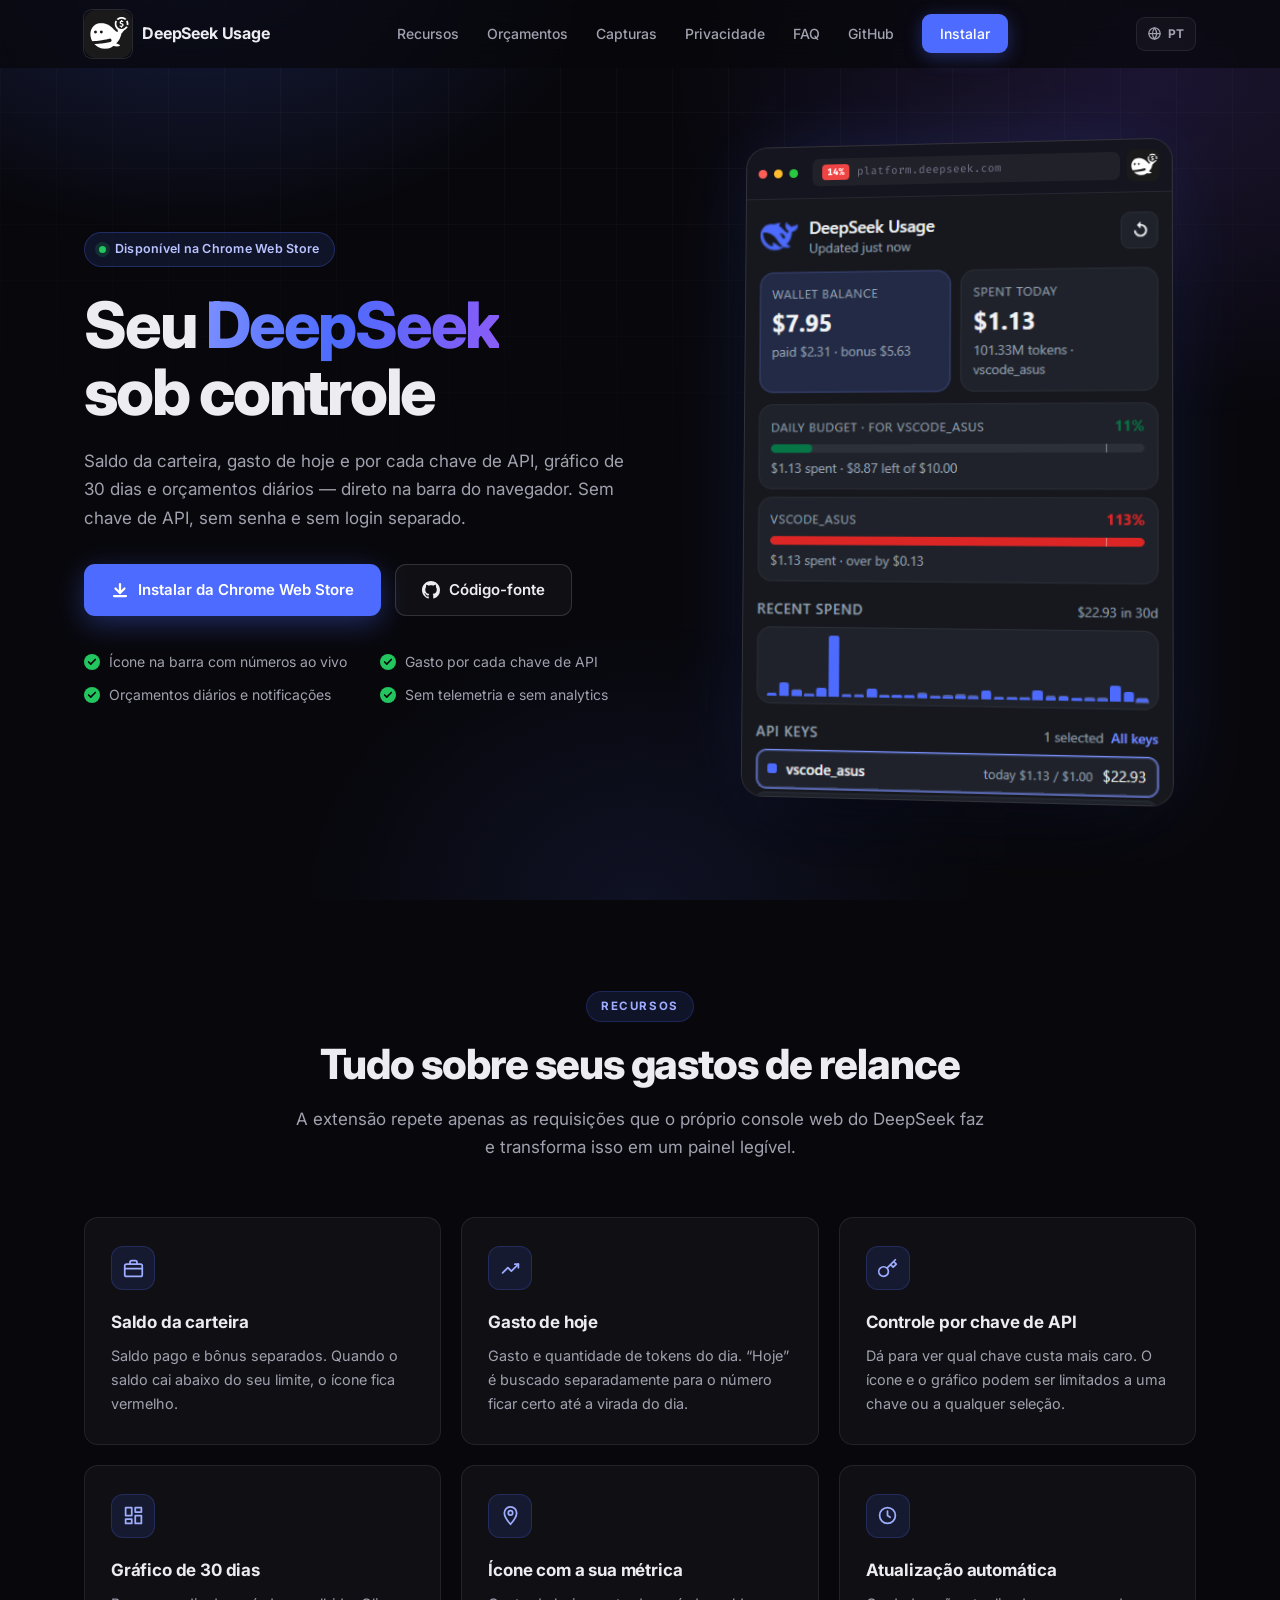
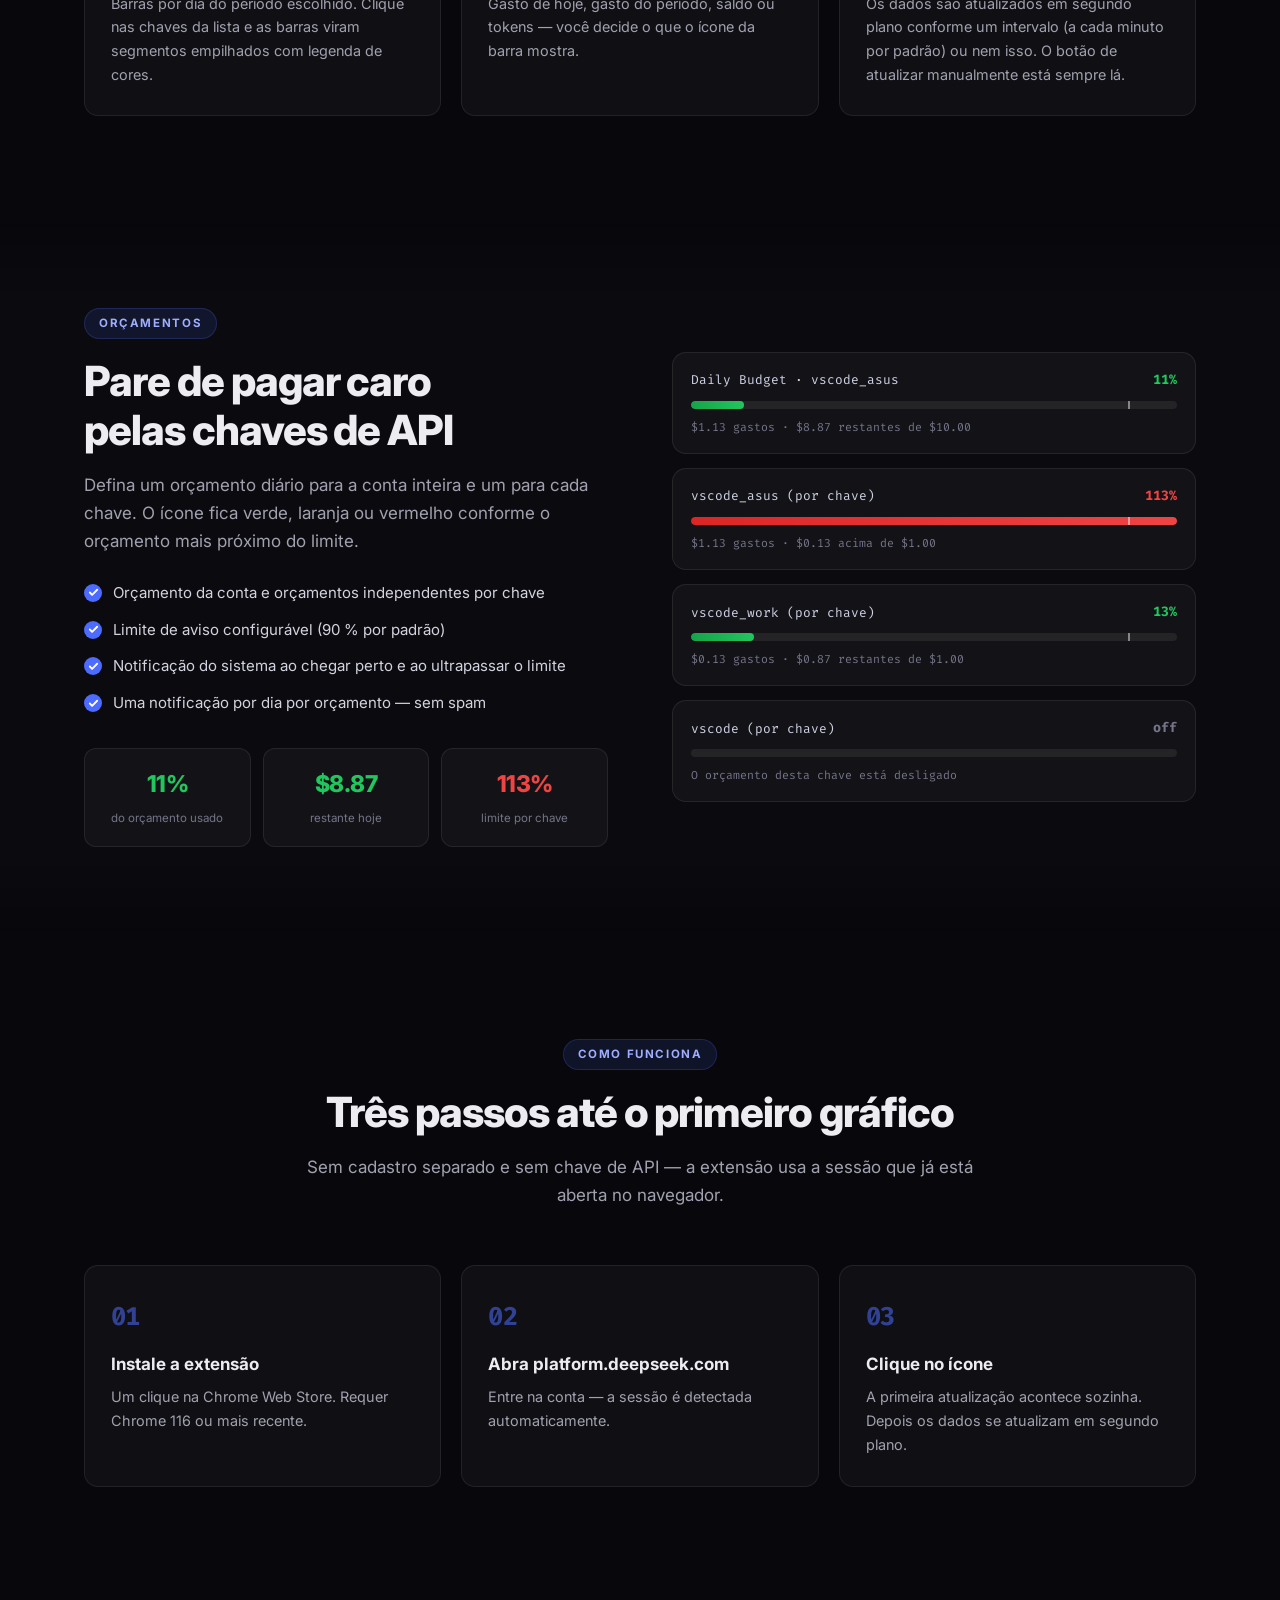
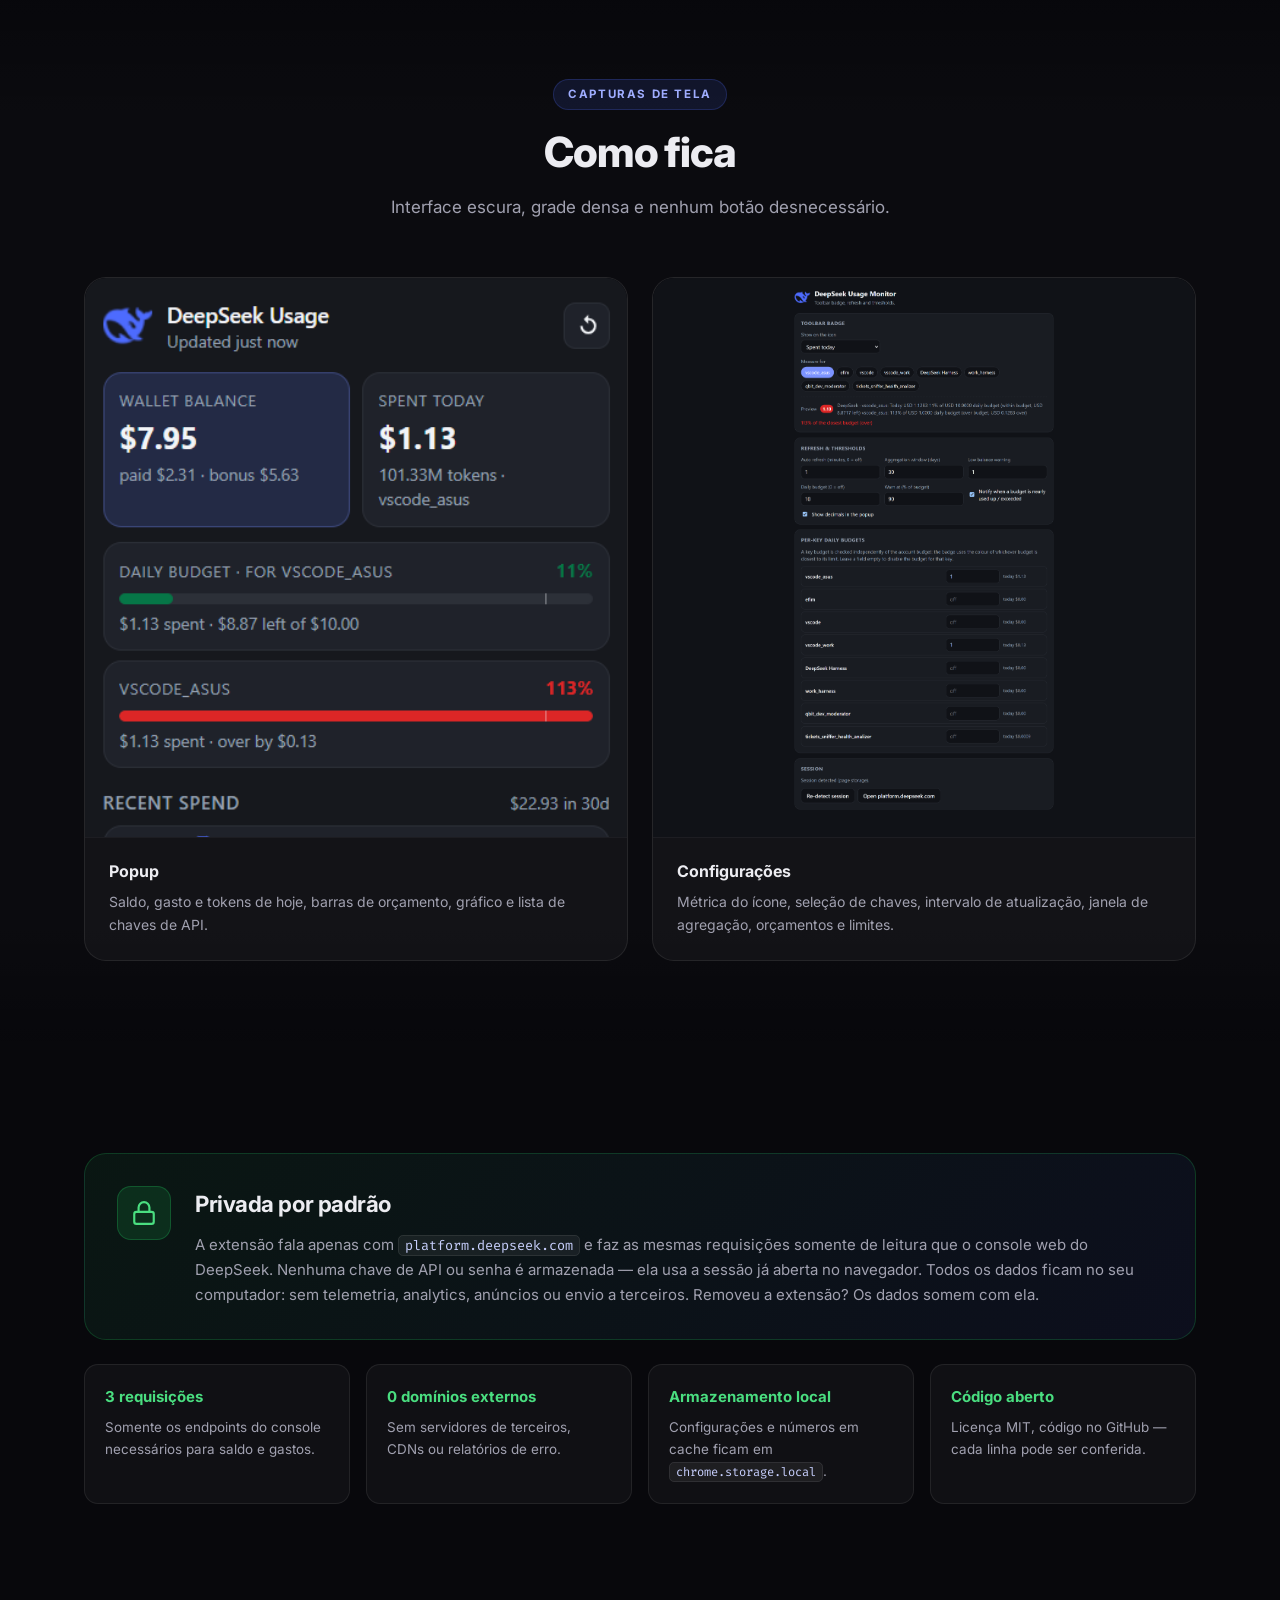
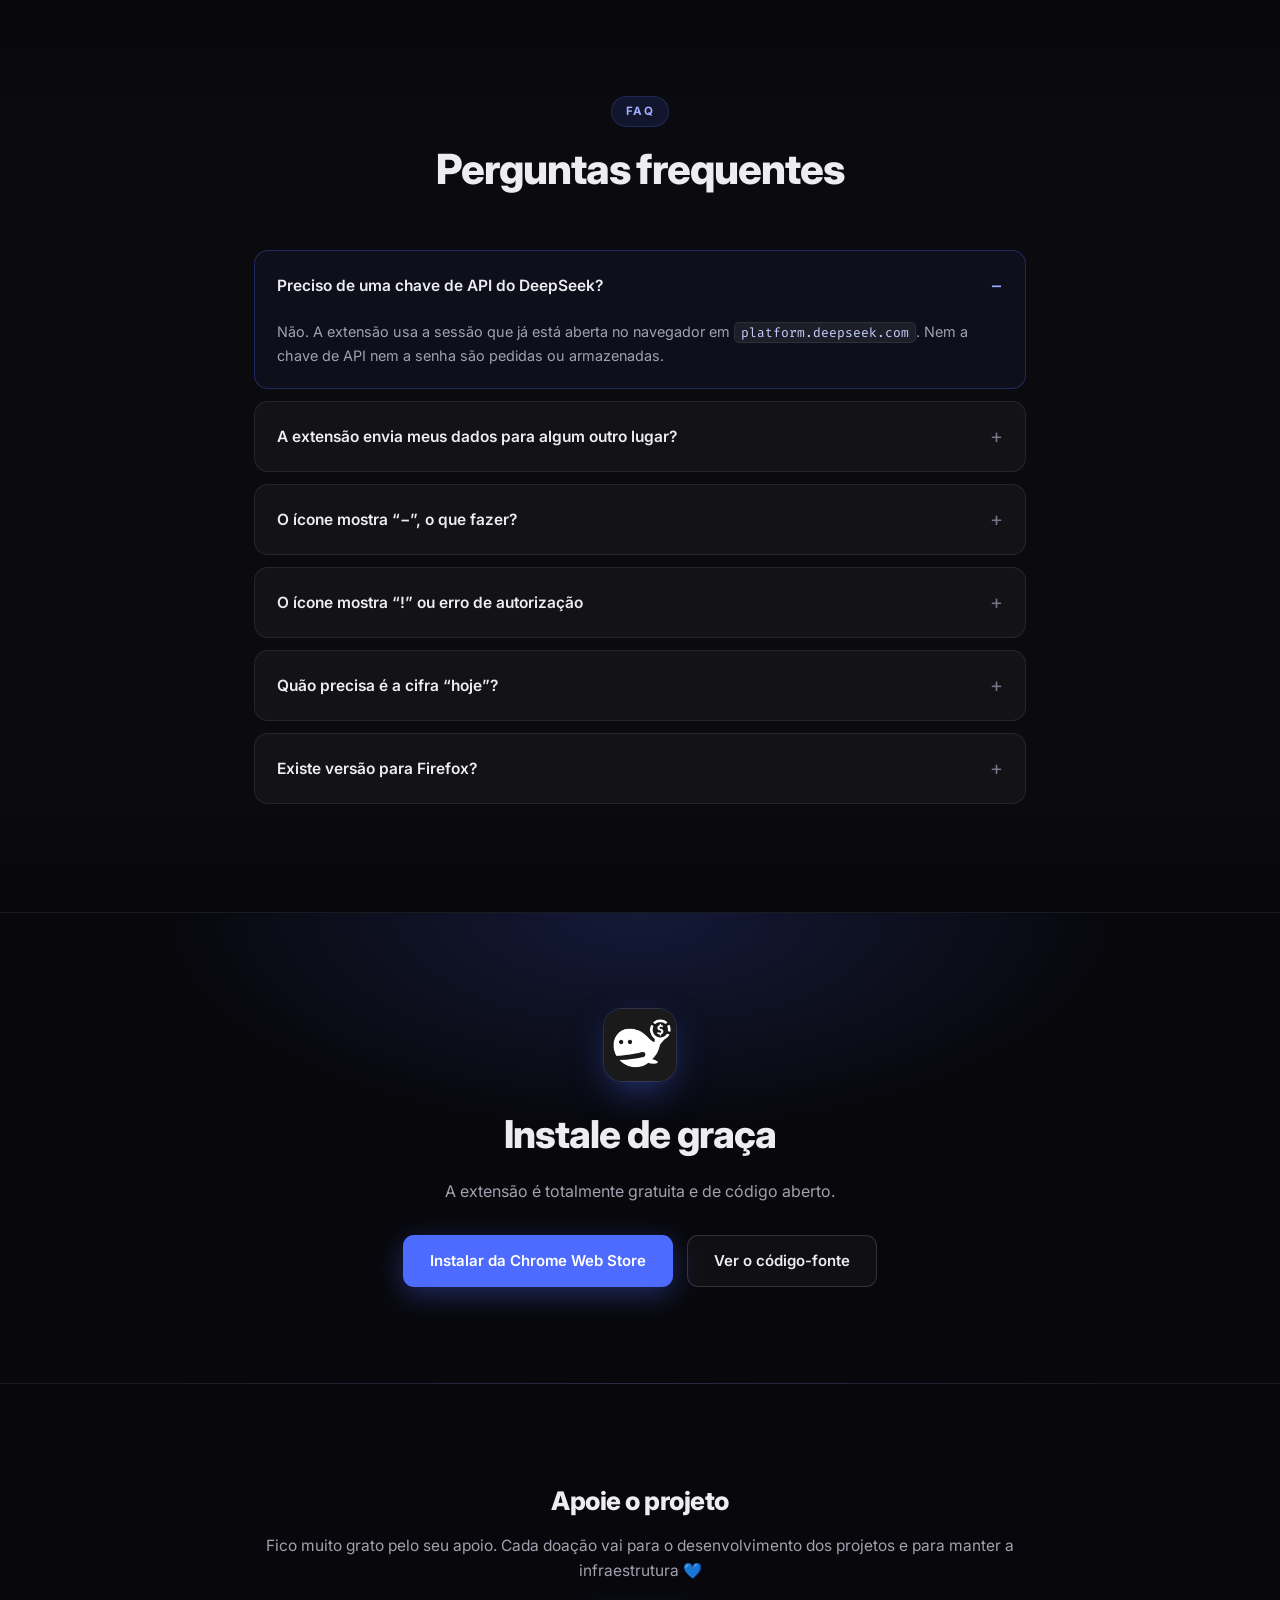
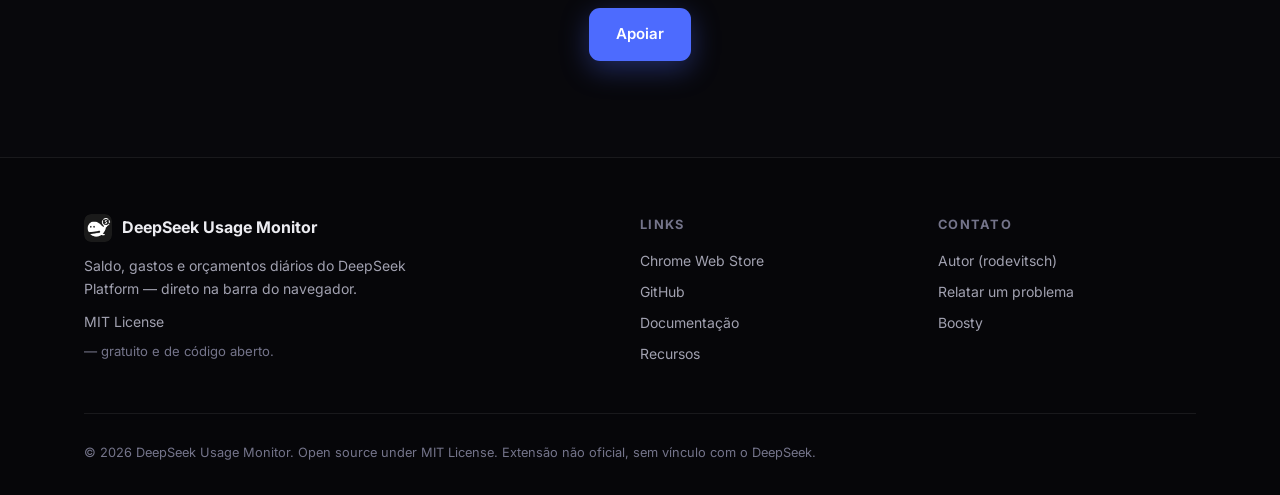
<file: pt_BR/index.html>
<!DOCTYPE html>
<html lang="pt-BR">
<head>
  <meta charset="UTF-8">
  <meta name="viewport" content="width=device-width, initial-scale=1.0">
  <title>DeepSeek Usage Monitor — saldo, gastos e orçamentos do DeepSeek na barra do Chrome</title>

  <link rel="icon" type="image/png" sizes="128x128" href="../assets/images/icon128.png">
  <link rel="icon" type="image/png" sizes="48x48" href="../assets/images/icon48.png">
  <link rel="icon" type="image/png" sizes="16x16" href="../assets/images/icon16.png">

  <meta name="description" data-i18n-content="meta.description" content="Расширение Chrome для DeepSeek Platform: баланс кошелька, траты за сегодня и по каждому API-ключу, график за 30 дней и дневные бюджеты — прямо в панели браузера. Без API-ключа и пароля.">
  <meta name="keywords" content="DeepSeek, DeepSeek Platform, usage monitor, баланс DeepSeek, траты API, бюджеты API-ключей, расширение Chrome, developer tools">
  <meta name="author" content="Dmitry Rodevich">
  <link rel="canonical" href="https://deepseek-usage-monitor.rodevich.com/">

  <meta property="og:type" content="website">
  <meta property="og:title" data-i18n-content="meta.ogTitle" content="DeepSeek Usage Monitor — расширение для Chrome">
  <meta property="og:description" data-i18n-content="meta.ogDesc" content="Баланс, траты за сегодня и по API-ключам, график за 30 дней и дневные бюджеты DeepSeek — прямо в панели браузера.">
  <meta property="og:image" content="assets/images/popup.png">
  <meta property="og:url" content="https://deepseek-usage-monitor.rodevich.com/">
  <meta property="og:locale" content="pt_BR">
  <meta name="twitter:card" content="summary_large_image">
  <meta name="twitter:title" data-i18n-content="meta.ogTitle" content="DeepSeek Usage Monitor — расширение для Chrome">
  <meta name="twitter:description" data-i18n-content="meta.ogDesc" content="Баланс, траты за сегодня и по API-ключам, график за 30 дней и дневные бюджеты DeepSeek — прямо в панели браузера.">
  <meta name="twitter:image" content="assets/images/popup.png">

  <meta name="theme-color" content="#0a0a0f">

  <link rel="alternate" hreflang="ru" href="https://deepseek-usage-monitor.rodevich.com/">
  <link rel="alternate" hreflang="en" href="https://deepseek-usage-monitor.rodevich.com/en/">
  <link rel="alternate" hreflang="de" href="https://deepseek-usage-monitor.rodevich.com/de/">
  <link rel="alternate" hreflang="es" href="https://deepseek-usage-monitor.rodevich.com/es/">
  <link rel="alternate" hreflang="fr" href="https://deepseek-usage-monitor.rodevich.com/fr/">
  <link rel="alternate" hreflang="hi" href="https://deepseek-usage-monitor.rodevich.com/hi/">
  <link rel="alternate" hreflang="id" href="https://deepseek-usage-monitor.rodevich.com/id/">
  <link rel="alternate" hreflang="ja" href="https://deepseek-usage-monitor.rodevich.com/ja/">
  <link rel="alternate" hreflang="pt-BR" href="https://deepseek-usage-monitor.rodevich.com/pt_BR/">
  <link rel="alternate" hreflang="zh-CN" href="https://deepseek-usage-monitor.rodevich.com/zh_CN/">
  <link rel="alternate" hreflang="x-default" href="https://deepseek-usage-monitor.rodevich.com/">

  <link rel="preconnect" href="https://fonts.googleapis.com">
  <link rel="preconnect" href="https://fonts.gstatic.com" crossorigin>
  <link href="https://fonts.googleapis.com/css2?family=Inter:wght@400;500;600;700;800&family=Fira+Code:wght@400;500&display=swap" rel="stylesheet">
  <link rel="stylesheet" href="../styles.css">

  <script type="application/ld+json">
  {
    "@context": "https://schema.org",
    "@type": "SoftwareApplication",
    "name": "DeepSeek Usage Monitor",
    "applicationCategory": "DeveloperApplication",
    "operatingSystem": "Chrome 116+",
    "url": "https://deepseek-usage-monitor.rodevich.com/",
    "downloadUrl": "https://chromewebstore.google.com/detail/deepseek-usage-monitor/bgnofdddgahndpccpfnlddggfmcjbcco",
    "offers": { "@type": "Offer", "price": "0", "priceCurrency": "USD" },
    "author": { "@type": "Person", "name": "Dmitry Rodevich", "url": "https://rodevich.com" },
    "description": "Баланс кошелька, траты за сегодня и по API-ключам, график за 30 дней и дневные бюджеты DeepSeek Platform прямо в панели браузера."
  }
  </script>
</head>
<body>

  <!-- ===== Background ===== -->
  <div class="bg-glow" aria-hidden="true"></div>
  <div class="bg-grid" aria-hidden="true"></div>

  <!-- ===== Nav ===== -->
  <nav id="navbar">
    <div class="container">
      <a href="#" class="nav-brand">
        <img src="../assets/images/icon48.png" alt="DeepSeek Usage Monitor">
        DeepSeek Usage
      </a>
      <ul class="nav-links" id="navLinks">
        <li><a href="#features" data-i18n="nav.features">Recursos</a></li>
        <li><a href="#budgets" data-i18n="nav.budgets">Orçamentos</a></li>
        <li><a href="#screenshots" data-i18n="nav.screenshots">Capturas</a></li>
        <li><a href="#privacy" data-i18n="nav.privacy">Privacidade</a></li>
        <li><a href="#faq" data-i18n="nav.faq">FAQ</a></li>
        <li><a href="https://github.com/rodewitsch/deepseek-usage-monitor" target="_blank" rel="noopener">GitHub</a></li>
        <li>
          <a class="nav-cta" href="https://chromewebstore.google.com/detail/deepseek-usage-monitor/bgnofdddgahndpccpfnlddggfmcjbcco?authuser=0" target="_blank" rel="noopener" data-i18n="nav.install">Instalar</a>
        </li>
      </ul>
      <div class="nav-side">
        <div class="lang-switch" id="langSwitch">
          <button type="button" class="lang-btn" aria-haspopup="true" aria-expanded="false" aria-label="Idioma" data-i18n-aria-label="a11y.lang">
            <svg viewBox="0 0 24 24" fill="none" stroke="currentColor" stroke-width="2" stroke-linecap="round" stroke-linejoin="round" aria-hidden="true"><circle cx="12" cy="12" r="9"/><path d="M3 12h18"/><path d="M12 3a15 15 0 0 1 0 18a15 15 0 0 1 0-18"/></svg>
            <span class="lang-code">PT</span>
          </button>
          <div class="lang-menu" role="menu">
            <a href="../" hreflang="ru">Русский</a>
            <a href="../en/" hreflang="en">English</a>
            <a href="../de/" hreflang="de">Deutsch</a>
            <a href="../es/" hreflang="es">Español</a>
            <a href="../fr/" hreflang="fr">Français</a>
            <a href="../hi/" hreflang="hi">हिन्दी</a>
            <a href="../id/" hreflang="id">Bahasa Indonesia</a>
            <a href="../ja/" hreflang="ja">日本語</a>
            <a href="../pt_BR/" hreflang="pt_BR" class="active" aria-current="true">Português (Brasil)</a>
            <a href="../zh_CN/" hreflang="zh_CN">简体中文</a>
          </div>
        </div>
        <button class="mobile-toggle" id="mobileToggle" aria-label="Menu" aria-expanded="false" data-i18n-aria-label="a11y.menu">
          <span></span><span></span><span></span>
        </button>
      </div>
    </div>
  </nav>

  <!-- ===== Hero ===== -->
  <section class="hero">
    <div class="container hero-grid">
      <div class="hero-text">
        <div class="hero-badge">
          <span class="dot"></span>
          <span data-i18n="hero.badge">Disponível na Chrome Web Store</span>
        </div>

        <h1 data-i18n-html="hero.title">Seu <span class="grad">DeepSeek</span><br>sob controle</h1>

        <p class="hero-sub" data-i18n="hero.sub">Saldo da carteira, gasto de hoje e por cada chave de API, gráfico de 30 dias e orçamentos diários — direto na barra do navegador. Sem chave de API, sem senha e sem login separado.</p>

        <div class="hero-buttons">
          <a class="btn btn-primary" href="https://chromewebstore.google.com/detail/deepseek-usage-monitor/bgnofdddgahndpccpfnlddggfmcjbcco?authuser=0" target="_blank" rel="noopener">
            <svg width="18" height="18" viewBox="0 0 24 24" fill="none" stroke="currentColor" stroke-width="3" stroke-linecap="round" stroke-linejoin="round" aria-hidden="true"><path d="M12 4v12"/><path d="M6 10l6 6 6-6"/><path d="M4 20h16"/></svg>
            <span data-i18n="hero.install">Instalar da Chrome Web Store</span>
          </a>
          <a class="btn btn-ghost" href="https://github.com/rodewitsch/deepseek-usage-monitor" target="_blank" rel="noopener">
            <svg width="18" height="18" viewBox="0 0 24 24" fill="currentColor" aria-hidden="true"><path d="M12 0C5.37 0 0 5.37 0 12c0 5.31 3.435 9.795 8.205 11.385.6.105.825-.255.825-.57 0-.285-.015-1.23-.015-2.235-3.015.555-3.795-.735-4.035-1.41-.135-.345-.72-1.41-1.23-1.695-.42-.225-1.02-.78-.015-.795.945-.015 1.62.87 1.845 1.23 1.08 1.815 2.805 1.305 3.495.99.105-.78.42-1.305.765-1.605-2.67-.3-5.46-1.335-5.46-5.925 0-1.305.465-2.385 1.23-3.225-.12-.3-.54-1.53.12-3.18 0 0 1.005-.315 3.3 1.23.96-.27 1.98-.405 3-.405s2.04.135 3 .405c2.295-1.56 3.3-1.23 3.3-1.23.66 1.65.24 2.88.12 3.18.765.84 1.23 1.905 1.23 3.225 0 4.605-2.805 5.625-5.475 5.925.435.375.81 1.095.81 2.22 0 1.605-.015 2.895-.015 3.3 0 .315.225.69.825.57A12.02 12.02 0 0 0 24 12c0-6.63-5.37-12-12-12z"/></svg>
            <span data-i18n="hero.source">Código-fonte</span>
          </a>
        </div>

        <ul class="hero-points">
          <li data-i18n="hero.point1">Ícone na barra com números ao vivo</li>
          <li data-i18n="hero.point2">Gasto por cada chave de API</li>
          <li data-i18n="hero.point3">Orçamentos diários e notificações</li>
          <li data-i18n="hero.point4">Sem telemetria e sem analytics</li>
        </ul>
      </div>

      <div class="hero-visual">
        <div class="browser-frame">
          <div class="browser-bar">
            <span class="traffic"></span><span class="traffic"></span><span class="traffic"></span>
            <div class="url-bar">
              <span class="badge-demo">14%</span>
              platform.deepseek.com
            </div>
            <img class="ext-icon" src="../assets/images/icon32.png" alt="">
          </div>
          <div class="popup-wrap">
            <img src="../assets/images/popup.png" alt="DeepSeek Usage Monitor popup" data-i18n-alt="alt.popup" width="432" height="700">
          </div>
        </div>
      </div>
    </div>
  </section>

  <!-- ===== Features ===== -->
  <section class="section" id="features">
    <div class="container">
      <div class="section-head">
        <span class="section-label" data-i18n="features.label">Recursos</span>
        <h2 class="section-title" data-i18n="features.title">Tudo sobre seus gastos de relance</h2>
        <p class="section-sub" data-i18n="features.sub">A extensão repete apenas as requisições que o próprio console web do DeepSeek faz e transforma isso em um painel legível.</p>
      </div>

      <div class="features-grid">
        <article class="feature-card">
          <div class="feature-icon">
            <svg viewBox="0 0 24 24" fill="none" stroke="currentColor" stroke-width="2" stroke-linecap="round" stroke-linejoin="round" aria-hidden="true"><rect x="2" y="7" width="20" height="14" rx="2"/><path d="M16 7V5a2 2 0 0 0-2-2h-4a2 2 0 0 0-2 2v2"/><path d="M2 12h20"/></svg>
          </div>
          <h3 data-i18n="f1.title">Saldo da carteira</h3>
          <p data-i18n="f1.desc">Saldo pago e bônus separados. Quando o saldo cai abaixo do seu limite, o ícone fica vermelho.</p>
        </article>

        <article class="feature-card">
          <div class="feature-icon">
            <svg viewBox="0 0 24 24" fill="none" stroke="currentColor" stroke-width="2" stroke-linecap="round" stroke-linejoin="round" aria-hidden="true"><path d="M3 17l6-6 4 4 8-8"/><path d="M17 7h4v4"/></svg>
          </div>
          <h3 data-i18n="f2.title">Gasto de hoje</h3>
          <p data-i18n="f2.desc">Gasto e quantidade de tokens do dia. “Hoje” é buscado separadamente para o número ficar certo até a virada do dia.</p>
        </article>

        <article class="feature-card">
          <div class="feature-icon">
            <svg viewBox="0 0 24 24" fill="none" stroke="currentColor" stroke-width="2" stroke-linecap="round" stroke-linejoin="round" aria-hidden="true"><path d="M21 2l-2 2m-7.61 7.61a5.5 5.5 0 1 1-7.778 7.778 5.5 5.5 0 0 1 7.777-7.777zm0 0L15.5 7.5m0 0l3 3L22 7l-3-3m-3.5 3.5L19 4"/></svg>
          </div>
          <h3 data-i18n="f3.title">Controle por chave de API</h3>
          <p data-i18n="f3.desc">Dá para ver qual chave custa mais caro. O ícone e o gráfico podem ser limitados a uma chave ou a qualquer seleção.</p>
        </article>

        <article class="feature-card">
          <div class="feature-icon">
            <svg viewBox="0 0 24 24" fill="none" stroke="currentColor" stroke-width="2" stroke-linecap="round" stroke-linejoin="round" aria-hidden="true"><rect x="3" y="3" width="7" height="9"/><rect x="14" y="3" width="7" height="5"/><rect x="14" y="12" width="7" height="9"/><rect x="3" y="16" width="7" height="5"/></svg>
          </div>
          <h3 data-i18n="f4.title">Gráfico de 30 dias</h3>
          <p data-i18n="f4.desc">Barras por dia do período escolhido. Clique nas chaves da lista e as barras viram segmentos empilhados com legenda de cores.</p>
        </article>

        <article class="feature-card">
          <div class="feature-icon">
            <svg viewBox="0 0 24 24" fill="none" stroke="currentColor" stroke-width="2" stroke-linecap="round" stroke-linejoin="round" aria-hidden="true"><path d="M12 2a7 7 0 0 0-7 7c0 5 7 13 7 13s7-8 7-13a7 7 0 0 0-7-7z"/><circle cx="12" cy="9" r="2.5"/></svg>
          </div>
          <h3 data-i18n="f5.title">Ícone com a sua métrica</h3>
          <p data-i18n="f5.desc">Gasto de hoje, gasto do período, saldo ou tokens — você decide o que o ícone da barra mostra.</p>
        </article>

        <article class="feature-card">
          <div class="feature-icon">
            <svg viewBox="0 0 24 24" fill="none" stroke="currentColor" stroke-width="2" stroke-linecap="round" stroke-linejoin="round" aria-hidden="true"><circle cx="12" cy="12" r="9"/><path d="M12 7v5l3 2"/></svg>
          </div>
          <h3 data-i18n="f6.title">Atualização automática</h3>
          <p data-i18n="f6.desc">Os dados são atualizados em segundo plano conforme um intervalo (a cada minuto por padrão) ou nem isso. O botão de atualizar manualmente está sempre lá.</p>
        </article>
      </div>
    </div>
  </section>

  <!-- ===== Budgets ===== -->
  <section class="section section-alt" id="budgets">
    <div class="container">
      <div class="split">
        <div class="split-text">
          <span class="section-label" data-i18n="budgets.label">Orçamentos</span>
          <h2 class="section-title" data-i18n-html="budgets.title">Pare de pagar caro<br>pelas chaves de API</h2>
          <p class="split-sub" data-i18n="budgets.sub">Defina um orçamento diário para a conta inteira e um para cada chave. O ícone fica verde, laranja ou vermelho conforme o orçamento mais próximo do limite.</p>

          <ul class="check-list">
            <li data-i18n="budgets.li1">Orçamento da conta e orçamentos independentes por chave</li>
            <li data-i18n="budgets.li2">Limite de aviso configurável (90 % por padrão)</li>
            <li data-i18n="budgets.li3">Notificação do sistema ao chegar perto e ao ultrapassar o limite</li>
            <li data-i18n="budgets.li4">Uma notificação por dia por orçamento — sem spam</li>
          </ul>

          <div class="stat-row">
            <div class="stat"><strong>11%</strong><span data-i18n="budgets.stat1">do orçamento usado</span></div>
            <div class="stat"><strong>$8.87</strong><span data-i18n="budgets.stat2">restante hoje</span></div>
            <div class="stat stat-danger"><strong>113%</strong><span data-i18n="budgets.stat3">limite por chave</span></div>
          </div>
        </div>

        <div class="split-visual">
          <div class="budget-card">
            <div class="budget-head">
              <span class="budget-title">Daily Budget · vscode_asus</span>
              <span class="budget-pct ok">11%</span>
            </div>
            <div class="bar"><span class="bar-fill ok" style="width:11%"></span><span class="bar-warn" style="left:90%"></span></div>
            <p class="budget-note" data-i18n="budgets.card1">$1.13 gastos · $8.87 restantes de $10.00</p>
          </div>

          <div class="budget-card">
            <div class="budget-head">
              <span class="budget-title" data-i18n="budgets.card2title">vscode_asus (por chave)</span>
              <span class="budget-pct danger">113%</span>
            </div>
            <div class="bar"><span class="bar-fill danger" style="width:100%"></span><span class="bar-warn" style="left:90%"></span></div>
            <p class="budget-note" data-i18n="budgets.card2">$1.13 gastos · $0.13 acima de $1.00</p>
          </div>

          <div class="budget-card">
            <div class="budget-head">
              <span class="budget-title" data-i18n="budgets.card3title">vscode_work (por chave)</span>
              <span class="budget-pct ok">13%</span>
            </div>
            <div class="bar"><span class="bar-fill ok" style="width:13%"></span><span class="bar-warn" style="left:90%"></span></div>
            <p class="budget-note" data-i18n="budgets.card3">$0.13 gastos · $0.87 restantes de $1.00</p>
          </div>

          <div class="budget-card muted">
            <div class="budget-head">
              <span class="budget-title" data-i18n="budgets.card4title">vscode (por chave)</span>
              <span class="budget-pct">off</span>
            </div>
            <div class="bar"><span class="bar-fill" style="width:0"></span></div>
            <p class="budget-note" data-i18n="budgets.card4">O orçamento desta chave está desligado</p>
          </div>
        </div>
      </div>
    </div>
  </section>

  <!-- ===== How it works ===== -->
  <section class="section" id="how-it-works">
    <div class="container">
      <div class="section-head">
        <span class="section-label" data-i18n="how.label">Como funciona</span>
        <h2 class="section-title" data-i18n="how.title">Três passos até o primeiro gráfico</h2>
        <p class="section-sub" data-i18n="how.sub">Sem cadastro separado e sem chave de API — a extensão usa a sessão que já está aberta no navegador.</p>
      </div>

      <div class="steps">
        <div class="step">
          <span class="step-num">01</span>
          <h4 data-i18n="how.s1title">Instale a extensão</h4>
          <p data-i18n="how.s1desc">Um clique na Chrome Web Store. Requer Chrome 116 ou mais recente.</p>
        </div>
        <div class="step">
          <span class="step-num">02</span>
          <h4 data-i18n="how.s2title">Abra platform.deepseek.com</h4>
          <p data-i18n="how.s2desc">Entre na conta — a sessão é detectada automaticamente.</p>
        </div>
        <div class="step">
          <span class="step-num">03</span>
          <h4 data-i18n="how.s3title">Clique no ícone</h4>
          <p data-i18n="how.s3desc">A primeira atualização acontece sozinha. Depois os dados se atualizam em segundo plano.</p>
        </div>
      </div>
    </div>
  </section>

  <!-- ===== Screenshots ===== -->
  <section class="section section-alt" id="screenshots">
    <div class="container">
      <div class="section-head">
        <span class="section-label" data-i18n="shots.label">Capturas de tela</span>
        <h2 class="section-title" data-i18n="shots.title">Como fica</h2>
        <p class="section-sub" data-i18n="shots.sub">Interface escura, grade densa e nenhum botão desnecessário.</p>
      </div>

      <div class="shots">
        <figure class="shot">
          <div class="shot-body">
            <img src="../assets/images/popup.png" alt="Popup: balance, spend today and chart" data-i18n-alt="alt.popupShot" loading="lazy" width="432" height="700">
          </div>
          <figcaption>
            <h4 data-i18n="shots.popupTitle">Popup</h4>
            <p data-i18n="shots.popupDesc">Saldo, gasto e tokens de hoje, barras de orçamento, gráfico e lista de chaves de API.</p>
          </figcaption>
        </figure>

        <figure class="shot">
          <div class="shot-body">
            <img src="../assets/images/options.png" alt="Options page: badge, refresh, budgets, session" data-i18n-alt="alt.optionsShot" loading="lazy" width="1280" height="1280">
          </div>
          <figcaption>
            <h4 data-i18n="shots.optionsTitle">Configurações</h4>
            <p data-i18n="shots.optionsDesc">Métrica do ícone, seleção de chaves, intervalo de atualização, janela de agregação, orçamentos e limites.</p>
          </figcaption>
        </figure>
      </div>
    </div>
  </section>

  <!-- ===== Privacy ===== -->
  <section class="section" id="privacy">
    <div class="container">
      <div class="privacy-box">
        <div class="privacy-icon">
          <svg viewBox="0 0 24 24" fill="none" stroke="currentColor" stroke-width="2" stroke-linecap="round" stroke-linejoin="round" aria-hidden="true"><rect x="3" y="11" width="18" height="11" rx="2"/><path d="M7 11V7a5 5 0 0 1 10 0v4"/></svg>
        </div>
        <div>
          <h2 data-i18n="privacy.title">Privada por padrão</h2>
          <p data-i18n-html="privacy.text">A extensão fala apenas com <code>platform.deepseek.com</code> e faz as mesmas requisições somente de leitura que o console web do DeepSeek. Nenhuma chave de API ou senha é armazenada — ela usa a sessão já aberta no navegador. Todos os dados ficam no seu computador: sem telemetria, analytics, anúncios ou envio a terceiros. Removeu a extensão? Os dados somem com ela.</p>
        </div>
      </div>

      <div class="privacy-grid">
        <div class="privacy-item">
          <h4 data-i18n="privacy.i1title">3 requisições</h4>
          <p data-i18n="privacy.i1desc">Somente os endpoints do console necessários para saldo e gastos.</p>
        </div>
        <div class="privacy-item">
          <h4 data-i18n="privacy.i2title">0 domínios externos</h4>
          <p data-i18n="privacy.i2desc">Sem servidores de terceiros, CDNs ou relatórios de erro.</p>
        </div>
        <div class="privacy-item">
          <h4 data-i18n="privacy.i3title">Armazenamento local</h4>
          <p data-i18n-html="privacy.i3desc">Configurações e números em cache ficam em <code>chrome.storage.local</code>.</p>
        </div>
        <div class="privacy-item">
          <h4 data-i18n="privacy.i4title">Código aberto</h4>
          <p data-i18n="privacy.i4desc">Licença MIT, código no GitHub — cada linha pode ser conferida.</p>
        </div>
      </div>
    </div>
  </section>

  <!-- ===== FAQ ===== -->
  <section class="section section-alt" id="faq">
    <div class="container container-narrow">
      <div class="section-head">
        <span class="section-label">FAQ</span>
        <h2 class="section-title" data-i18n="faq.title">Perguntas frequentes</h2>
      </div>

      <details class="faq" open>
        <summary data-i18n="faq.q1">Preciso de uma chave de API do DeepSeek?</summary>
        <p data-i18n-html="faq.a1">Não. A extensão usa a sessão que já está aberta no navegador em <code>platform.deepseek.com</code>. Nem a chave de API nem a senha são pedidas ou armazenadas.</p>
      </details>

      <details class="faq">
        <summary data-i18n="faq.q2">A extensão envia meus dados para algum outro lugar?</summary>
        <p data-i18n-html="faq.a2">Não. As requisições vão só para <code>platform.deepseek.com</code>; o resto fica local. Sem analytics, telemetria ou anúncios.</p>
      </details>

      <details class="faq">
        <summary data-i18n="faq.q3">O ícone mostra “−”, o que fazer?</summary>
        <p data-i18n-html="faq.a3">O token WAF do DeepSeek expirou. Abra <code>platform.deepseek.com</code> uma vez — o token é renovado e a extensão o pega na próxima atualização. Ela nunca abre abas sozinha.</p>
      </details>

      <details class="faq">
        <summary data-i18n="faq.q4">O ícone mostra “!” ou erro de autorização</summary>
        <p data-i18n="faq.a4">A sessão não foi encontrada ou expirou. Entre na plataforma e pressione “Redetectar sessão” nas configurações da extensão.</p>
      </details>

      <details class="faq">
        <summary data-i18n="faq.q5">Quão precisa é a cifra “hoje”?</summary>
        <p data-i18n="faq.a5">A série diária da plataforma não inclui o dia atual até ele acabar, então a extensão pega “hoje” da série horária e soma separadamente no gráfico.</p>
      </details>

      <details class="faq">
        <summary data-i18n="faq.q6">Existe versão para Firefox?</summary>
        <p data-i18n="faq.a6">Por enquanto apenas Chrome e navegadores baseados em Chromium (Edge, Brave, Arc) — requer Chrome 116+.</p>
      </details>
    </div>
  </section>

  <!-- ===== CTA ===== -->
  <section class="cta-section">
    <div class="container">
      <img class="cta-icon" src="../assets/images/icon128.png" alt="" width="72" height="72">
      <h2 data-i18n="cta.title">Instale de graça</h2>
      <p data-i18n="cta.sub">A extensão é totalmente gratuita e de código aberto.</p>
      <div class="cta-buttons">
        <a class="btn btn-primary" href="https://chromewebstore.google.com/detail/deepseek-usage-monitor/bgnofdddgahndpccpfnlddggfmcjbcco?authuser=0" target="_blank" rel="noopener" data-i18n="cta.install">Instalar da Chrome Web Store</a>
        <a class="btn btn-ghost" href="https://github.com/rodewitsch/deepseek-usage-monitor" target="_blank" rel="noopener" data-i18n="cta.source">Ver o código-fonte</a>
      </div>
    </div>
  </section>

  <!-- ===== Support ===== -->
  <section class="section support-section">
    <div class="container container-narrow">
      <h2 data-i18n="support.title">Apoie o projeto</h2>
      <p data-i18n="support.text">Fico muito grato pelo seu apoio. Cada doação vai para o desenvolvimento dos projetos e para manter a infraestrutura 💙</p>
      <a class="btn btn-primary" href="https://boosty.to/rodevich/donate" target="_blank" rel="noopener" data-i18n="support.button">Apoiar</a>
    </div>
  </section>

  <!-- ===== Footer ===== -->
  <footer>
    <div class="container footer-grid">
      <div>
        <div class="footer-brand">
          <img src="../assets/images/icon48.png" alt="" width="28" height="28">
          DeepSeek Usage Monitor
        </div>
        <p data-i18n="footer.desc">Saldo, gastos e orçamentos diários do DeepSeek Platform — direto na barra do navegador.</p>
        <p class="muted">
          <a href="https://github.com/rodewitsch/deepseek-usage-monitor/blob/main/LICENSE" target="_blank" rel="noopener">MIT License</a>
          <span data-i18n="footer.license">— gratuito e de código aberto.</span>
        </p>
      </div>
      <div>
        <h4 data-i18n="footer.links">Links</h4>
        <a href="https://chromewebstore.google.com/detail/deepseek-usage-monitor/bgnofdddgahndpccpfnlddggfmcjbcco?authuser=0" target="_blank" rel="noopener">Chrome Web Store</a>
        <a href="https://github.com/rodewitsch/deepseek-usage-monitor" target="_blank" rel="noopener">GitHub</a>
        <a href="https://github.com/rodewitsch/deepseek-usage-monitor/blob/main/README.md" target="_blank" rel="noopener" data-i18n="footer.docs">Documentação</a>
        <a href="#features" data-i18n="footer.features">Recursos</a>
      </div>
      <div>
        <h4 data-i18n="footer.contacts">Contato</h4>
        <a href="https://rodevich.com" target="_blank" rel="noopener" data-i18n="footer.author">Autor (rodevitsch)</a>
        <a href="https://github.com/rodewitsch/deepseek-usage-monitor/issues" target="_blank" rel="noopener" data-i18n="footer.bug">Relatar um problema</a>
        <a href="https://boosty.to/rodevich" target="_blank" rel="noopener">Boosty</a>
      </div>
      <div class="footer-bottom">
        © <span id="year">2026</span> DeepSeek Usage Monitor. <span data-i18n="footer.bottom">Open source under MIT License.</span>
        <span data-i18n="footer.disclaimer">Extensão não oficial, sem vínculo com o DeepSeek.</span>
      </div>
    </div>
  </footer>

  <button id="goToTop" class="go-to-top" aria-label="Ao topo" data-i18n-aria-label="a11y.toTop">
    <svg width="20" height="20" viewBox="0 0 24 24" fill="none" stroke="currentColor" stroke-width="2.5" stroke-linecap="round" stroke-linejoin="round"><polyline points="18 15 12 9 6 15"/></svg>
  </button>

  <script src="../script.js"></script>
</body>
</html>
</file>
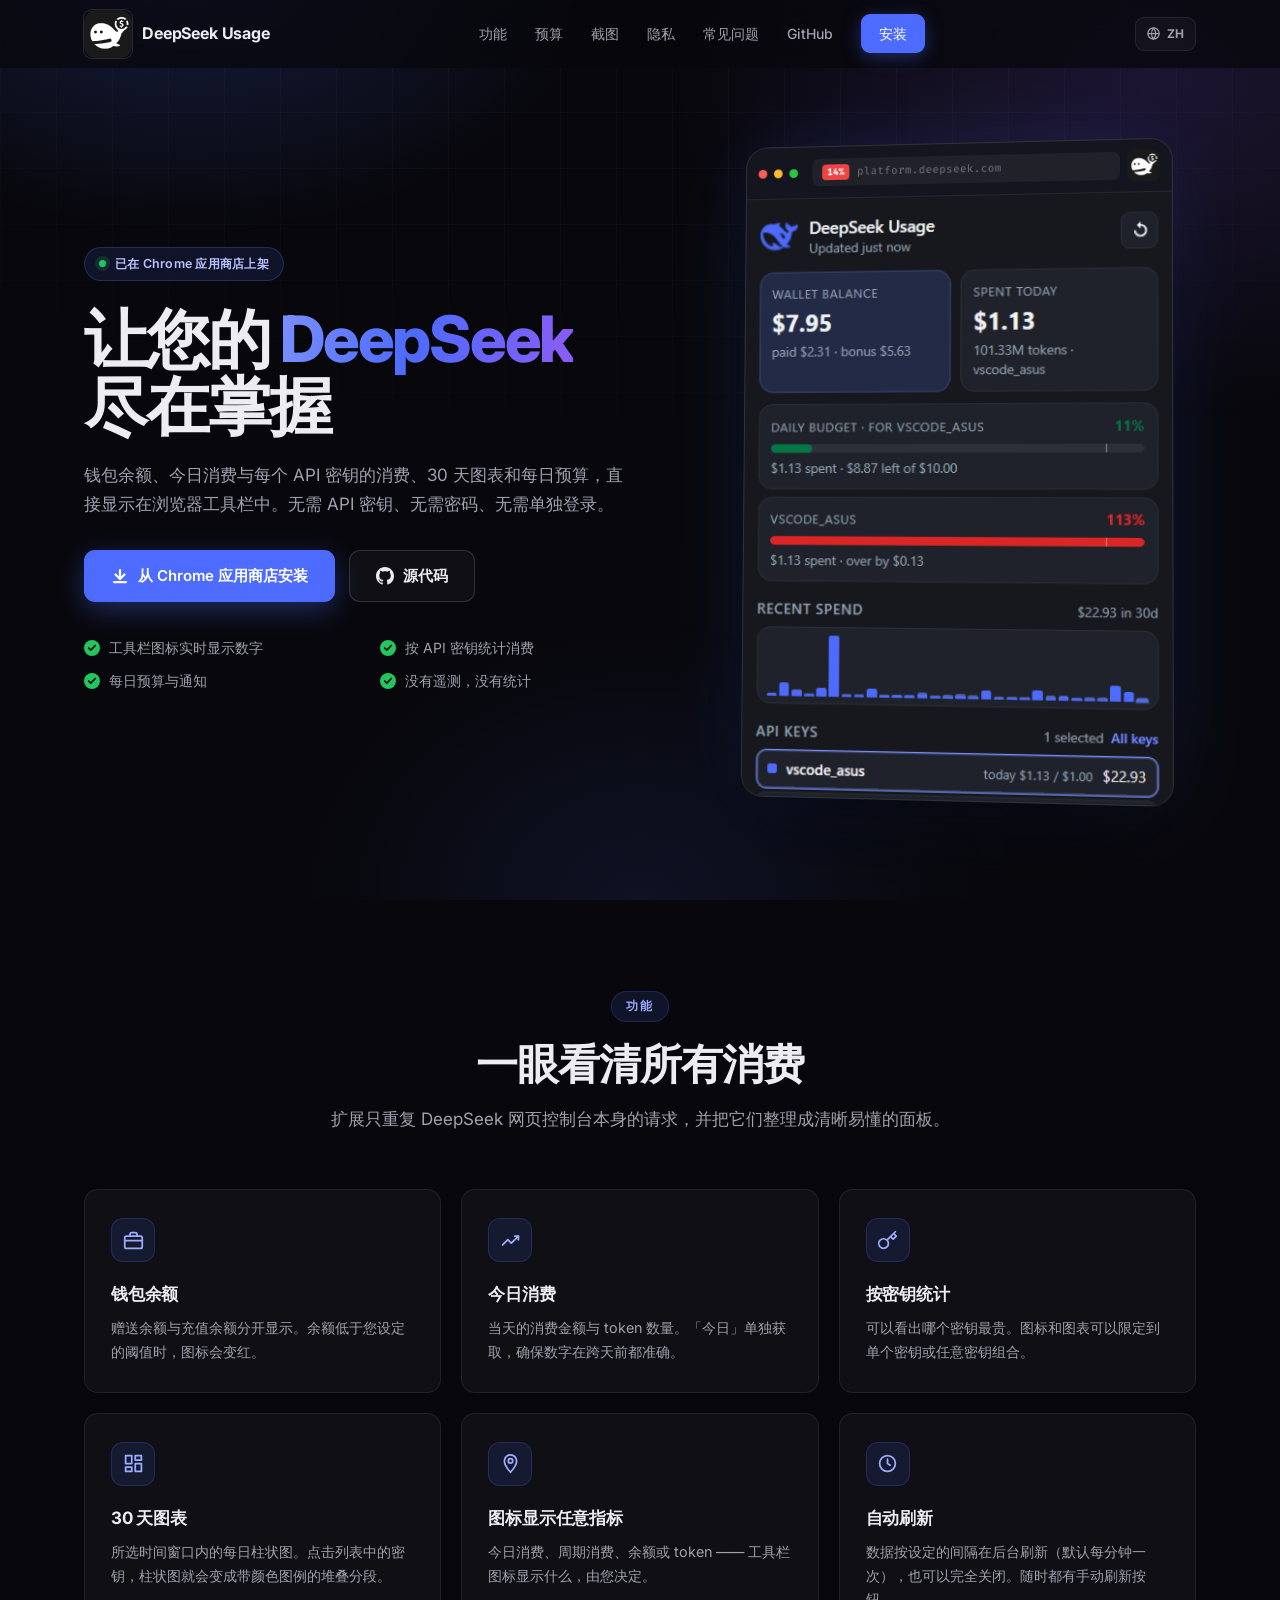
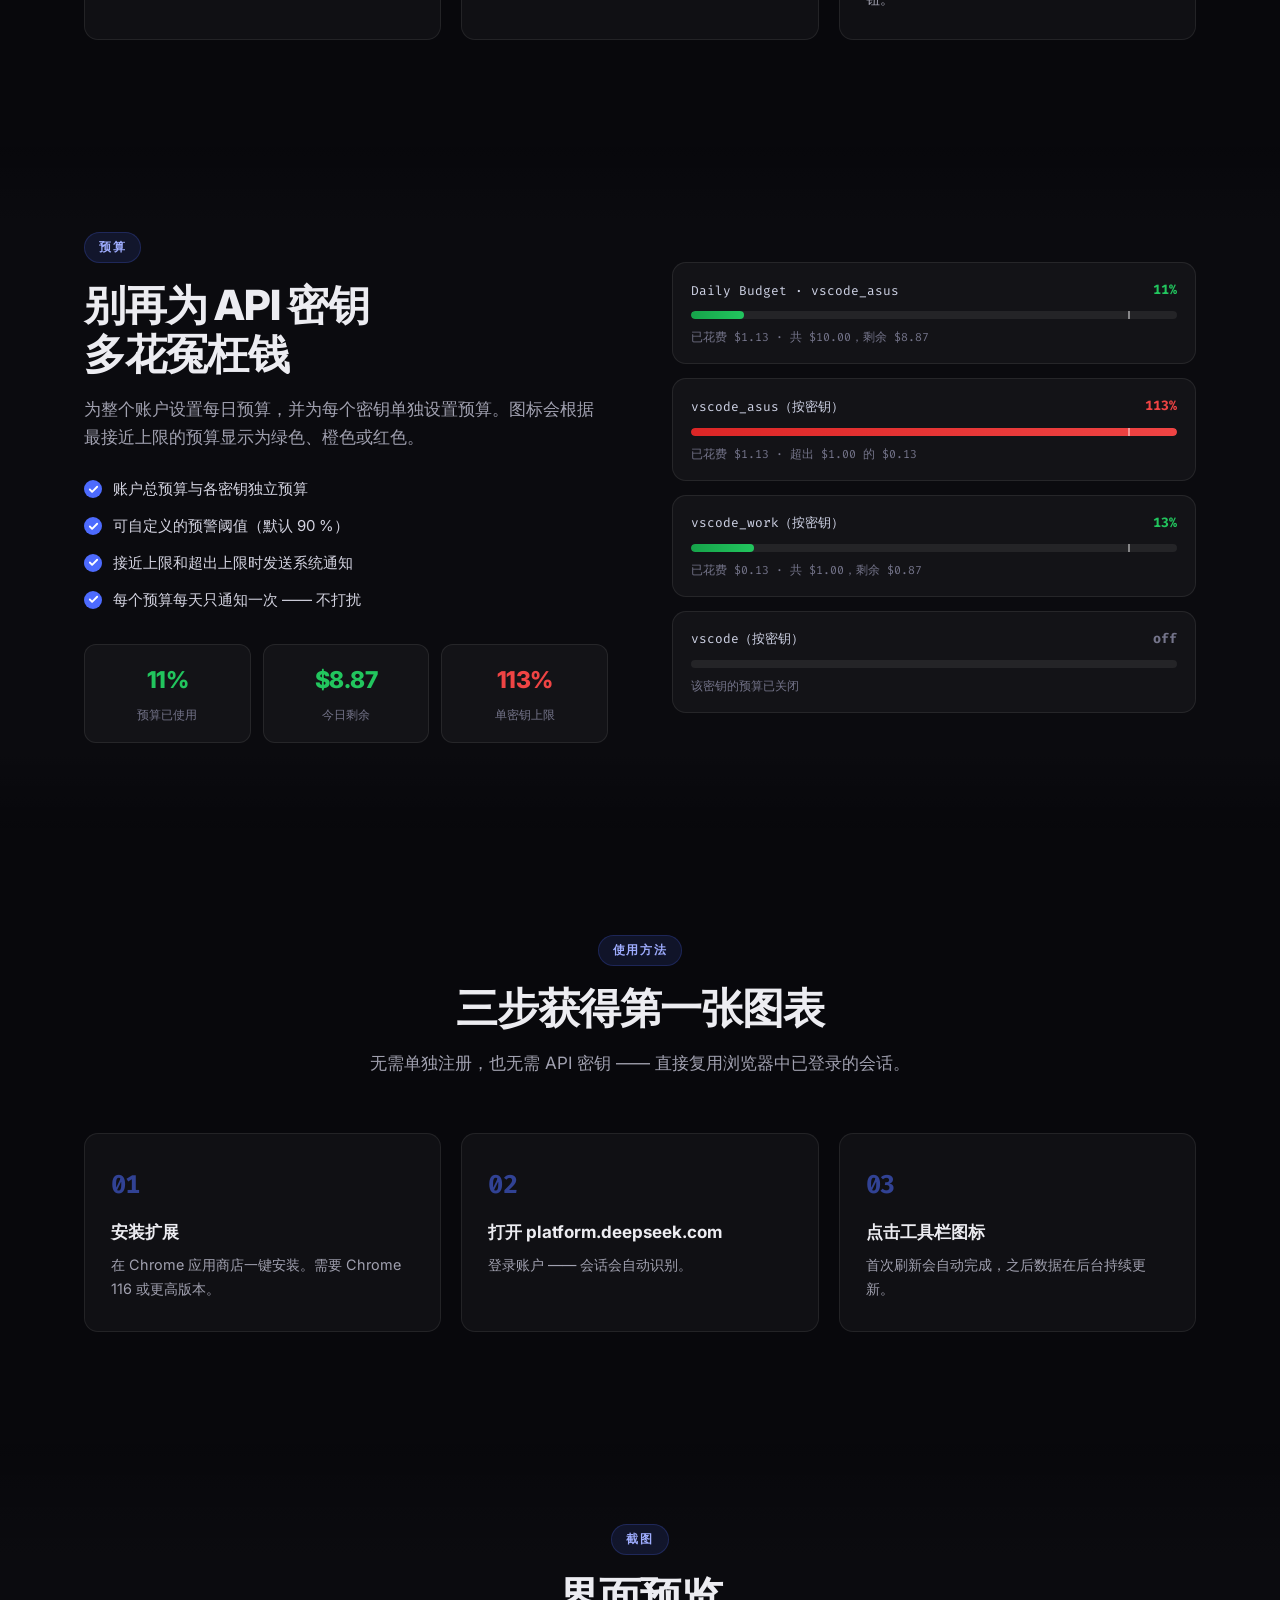
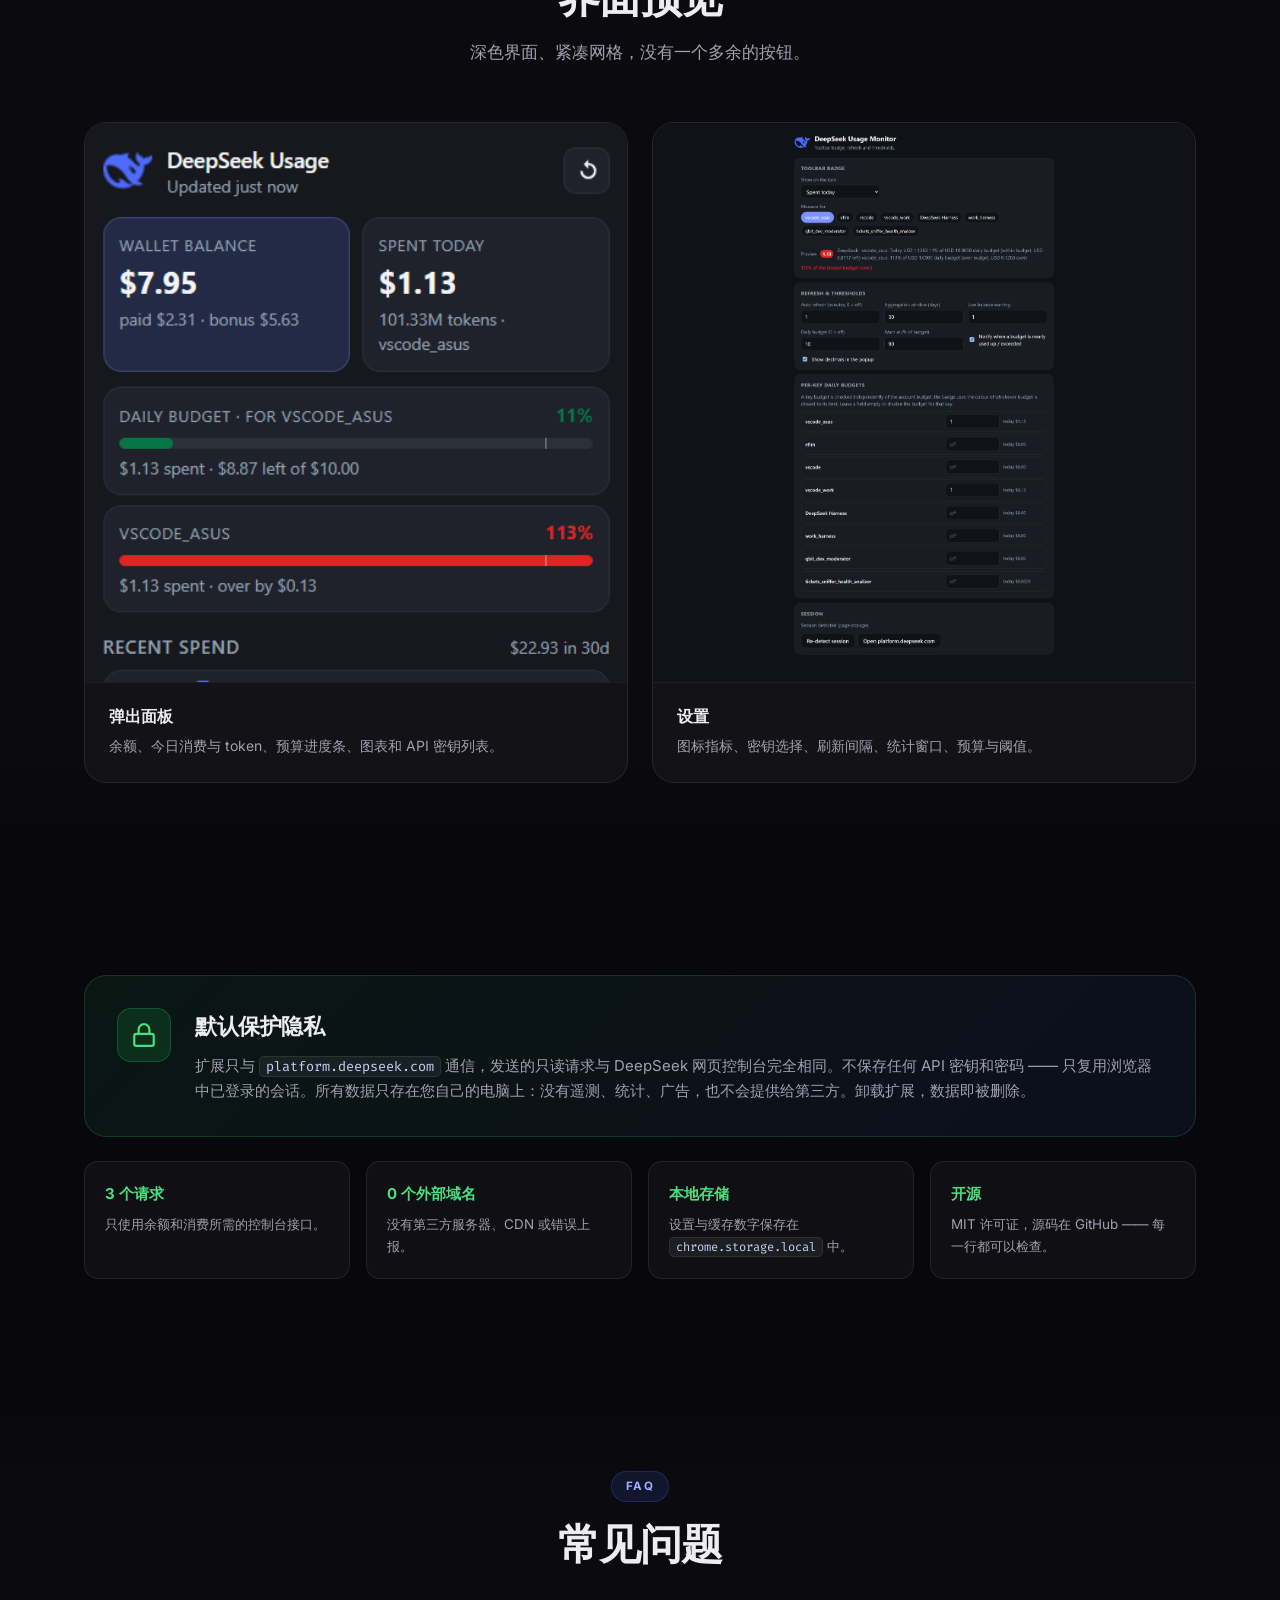
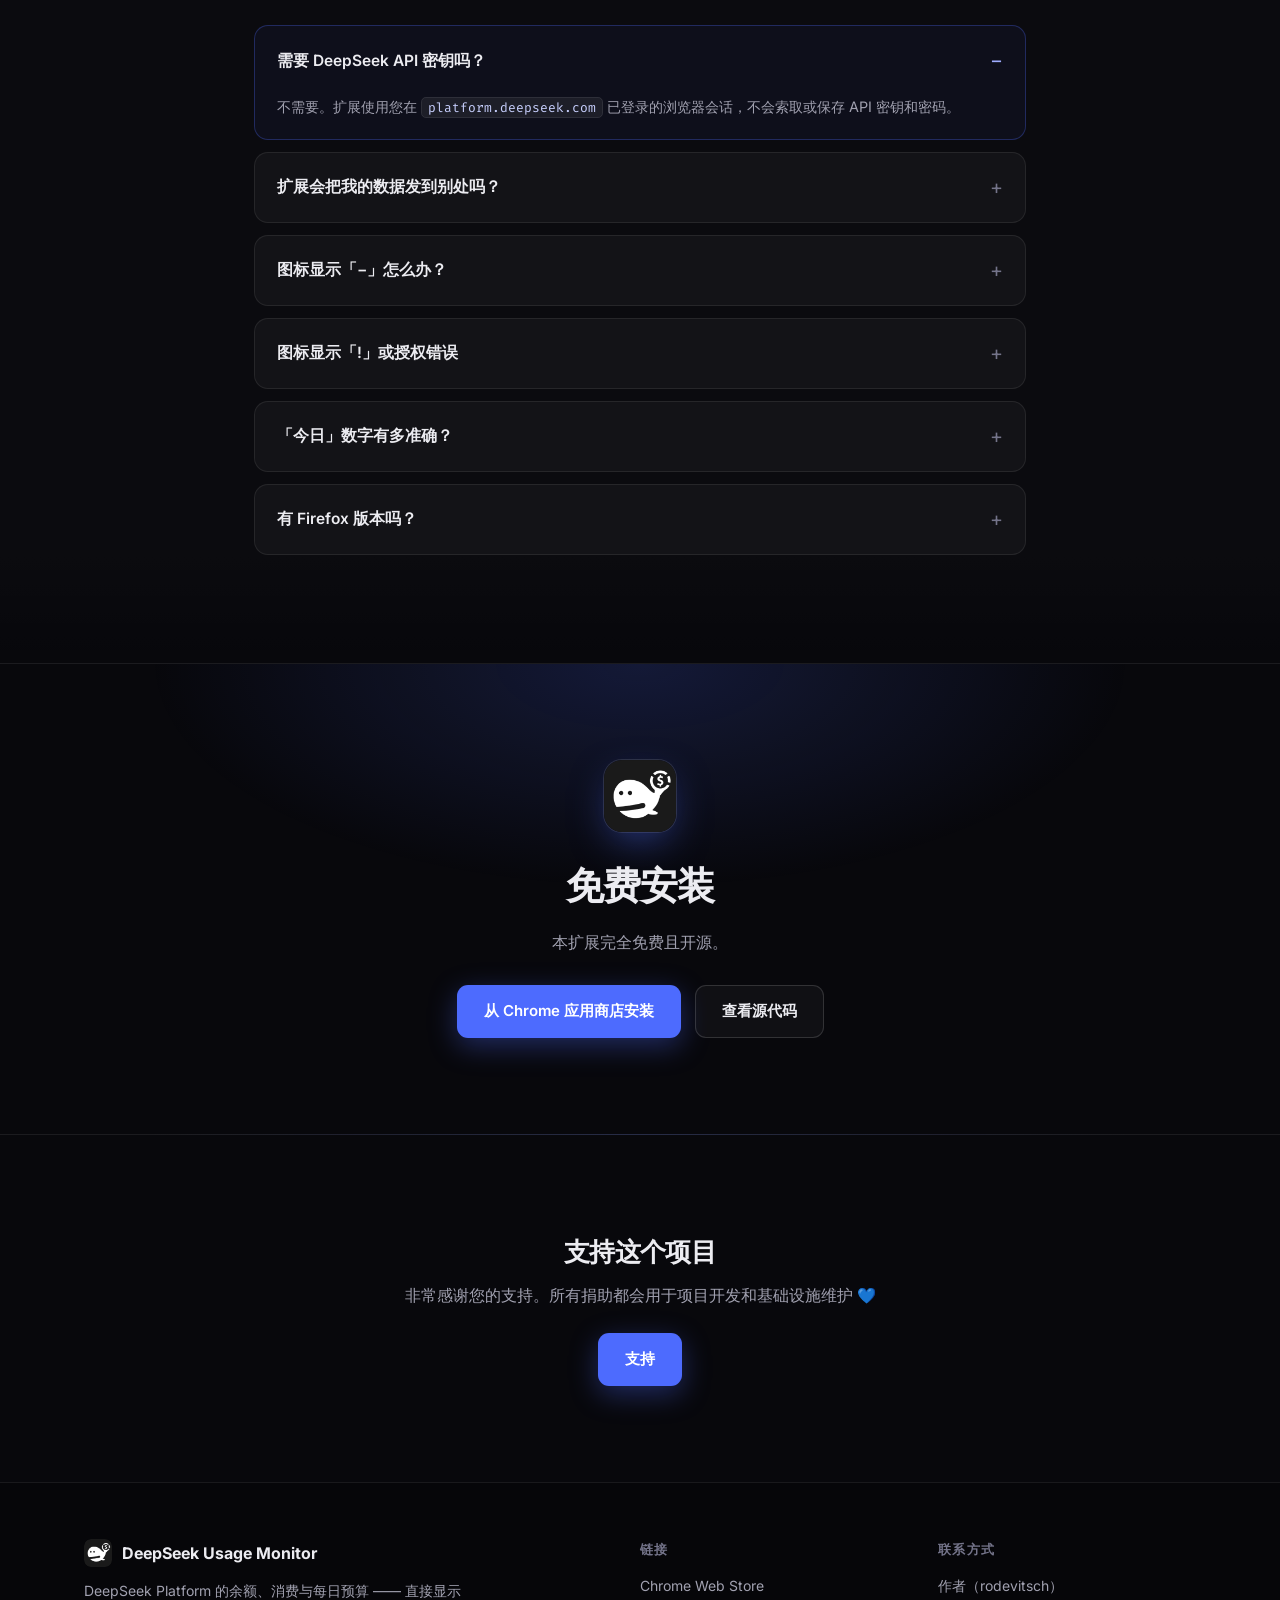
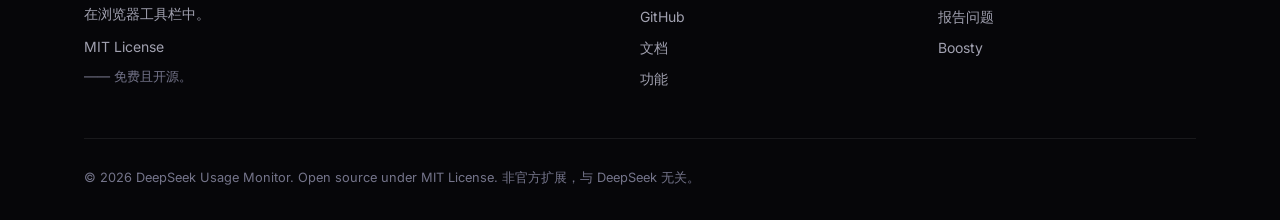
<file: zh_CN/index.html>
<!DOCTYPE html>
<html lang="zh-CN">
<head>
  <meta charset="UTF-8">
  <meta name="viewport" content="width=device-width, initial-scale=1.0">
  <title>DeepSeek Usage Monitor — 在 Chrome 工具栏查看 DeepSeek 余额、消费与预算</title>

  <link rel="icon" type="image/png" sizes="128x128" href="../assets/images/icon128.png">
  <link rel="icon" type="image/png" sizes="48x48" href="../assets/images/icon48.png">
  <link rel="icon" type="image/png" sizes="16x16" href="../assets/images/icon16.png">

  <meta name="description" data-i18n-content="meta.description" content="Расширение Chrome для DeepSeek Platform: баланс кошелька, траты за сегодня и по каждому API-ключу, график за 30 дней и дневные бюджеты — прямо в панели браузера. Без API-ключа и пароля.">
  <meta name="keywords" content="DeepSeek, DeepSeek Platform, usage monitor, баланс DeepSeek, траты API, бюджеты API-ключей, расширение Chrome, developer tools">
  <meta name="author" content="Dmitry Rodevich">
  <link rel="canonical" href="https://deepseek-usage-monitor.rodevich.com/">

  <meta property="og:type" content="website">
  <meta property="og:title" data-i18n-content="meta.ogTitle" content="DeepSeek Usage Monitor — расширение для Chrome">
  <meta property="og:description" data-i18n-content="meta.ogDesc" content="Баланс, траты за сегодня и по API-ключам, график за 30 дней и дневные бюджеты DeepSeek — прямо в панели браузера.">
  <meta property="og:image" content="assets/images/popup.png">
  <meta property="og:url" content="https://deepseek-usage-monitor.rodevich.com/">
  <meta property="og:locale" content="zh_CN">
  <meta name="twitter:card" content="summary_large_image">
  <meta name="twitter:title" data-i18n-content="meta.ogTitle" content="DeepSeek Usage Monitor — расширение для Chrome">
  <meta name="twitter:description" data-i18n-content="meta.ogDesc" content="Баланс, траты за сегодня и по API-ключам, график за 30 дней и дневные бюджеты DeepSeek — прямо в панели браузера.">
  <meta name="twitter:image" content="assets/images/popup.png">

  <meta name="theme-color" content="#0a0a0f">

  <link rel="alternate" hreflang="ru" href="https://deepseek-usage-monitor.rodevich.com/">
  <link rel="alternate" hreflang="en" href="https://deepseek-usage-monitor.rodevich.com/en/">
  <link rel="alternate" hreflang="de" href="https://deepseek-usage-monitor.rodevich.com/de/">
  <link rel="alternate" hreflang="es" href="https://deepseek-usage-monitor.rodevich.com/es/">
  <link rel="alternate" hreflang="fr" href="https://deepseek-usage-monitor.rodevich.com/fr/">
  <link rel="alternate" hreflang="hi" href="https://deepseek-usage-monitor.rodevich.com/hi/">
  <link rel="alternate" hreflang="id" href="https://deepseek-usage-monitor.rodevich.com/id/">
  <link rel="alternate" hreflang="ja" href="https://deepseek-usage-monitor.rodevich.com/ja/">
  <link rel="alternate" hreflang="pt-BR" href="https://deepseek-usage-monitor.rodevich.com/pt_BR/">
  <link rel="alternate" hreflang="zh-CN" href="https://deepseek-usage-monitor.rodevich.com/zh_CN/">
  <link rel="alternate" hreflang="x-default" href="https://deepseek-usage-monitor.rodevich.com/">

  <link rel="preconnect" href="https://fonts.googleapis.com">
  <link rel="preconnect" href="https://fonts.gstatic.com" crossorigin>
  <link href="https://fonts.googleapis.com/css2?family=Inter:wght@400;500;600;700;800&family=Fira+Code:wght@400;500&display=swap" rel="stylesheet">
  <link rel="stylesheet" href="../styles.css">

  <script type="application/ld+json">
  {
    "@context": "https://schema.org",
    "@type": "SoftwareApplication",
    "name": "DeepSeek Usage Monitor",
    "applicationCategory": "DeveloperApplication",
    "operatingSystem": "Chrome 116+",
    "url": "https://deepseek-usage-monitor.rodevich.com/",
    "downloadUrl": "https://chromewebstore.google.com/detail/deepseek-usage-monitor/bgnofdddgahndpccpfnlddggfmcjbcco",
    "offers": { "@type": "Offer", "price": "0", "priceCurrency": "USD" },
    "author": { "@type": "Person", "name": "Dmitry Rodevich", "url": "https://rodevich.com" },
    "description": "Баланс кошелька, траты за сегодня и по API-ключам, график за 30 дней и дневные бюджеты DeepSeek Platform прямо в панели браузера."
  }
  </script>
</head>
<body>

  <!-- ===== Background ===== -->
  <div class="bg-glow" aria-hidden="true"></div>
  <div class="bg-grid" aria-hidden="true"></div>

  <!-- ===== Nav ===== -->
  <nav id="navbar">
    <div class="container">
      <a href="#" class="nav-brand">
        <img src="../assets/images/icon48.png" alt="DeepSeek Usage Monitor">
        DeepSeek Usage
      </a>
      <ul class="nav-links" id="navLinks">
        <li><a href="#features" data-i18n="nav.features">功能</a></li>
        <li><a href="#budgets" data-i18n="nav.budgets">预算</a></li>
        <li><a href="#screenshots" data-i18n="nav.screenshots">截图</a></li>
        <li><a href="#privacy" data-i18n="nav.privacy">隐私</a></li>
        <li><a href="#faq" data-i18n="nav.faq">常见问题</a></li>
        <li><a href="https://github.com/rodewitsch/deepseek-usage-monitor" target="_blank" rel="noopener">GitHub</a></li>
        <li>
          <a class="nav-cta" href="https://chromewebstore.google.com/detail/deepseek-usage-monitor/bgnofdddgahndpccpfnlddggfmcjbcco?authuser=0" target="_blank" rel="noopener" data-i18n="nav.install">安装</a>
        </li>
      </ul>
      <div class="nav-side">
        <div class="lang-switch" id="langSwitch">
          <button type="button" class="lang-btn" aria-haspopup="true" aria-expanded="false" aria-label="语言" data-i18n-aria-label="a11y.lang">
            <svg viewBox="0 0 24 24" fill="none" stroke="currentColor" stroke-width="2" stroke-linecap="round" stroke-linejoin="round" aria-hidden="true"><circle cx="12" cy="12" r="9"/><path d="M3 12h18"/><path d="M12 3a15 15 0 0 1 0 18a15 15 0 0 1 0-18"/></svg>
            <span class="lang-code">ZH</span>
          </button>
          <div class="lang-menu" role="menu">
            <a href="../" hreflang="ru">Русский</a>
            <a href="../en/" hreflang="en">English</a>
            <a href="../de/" hreflang="de">Deutsch</a>
            <a href="../es/" hreflang="es">Español</a>
            <a href="../fr/" hreflang="fr">Français</a>
            <a href="../hi/" hreflang="hi">हिन्दी</a>
            <a href="../id/" hreflang="id">Bahasa Indonesia</a>
            <a href="../ja/" hreflang="ja">日本語</a>
            <a href="../pt_BR/" hreflang="pt_BR">Português (Brasil)</a>
            <a href="../zh_CN/" hreflang="zh_CN" class="active" aria-current="true">简体中文</a>
          </div>
        </div>
        <button class="mobile-toggle" id="mobileToggle" aria-label="菜单" aria-expanded="false" data-i18n-aria-label="a11y.menu">
          <span></span><span></span><span></span>
        </button>
      </div>
    </div>
  </nav>

  <!-- ===== Hero ===== -->
  <section class="hero">
    <div class="container hero-grid">
      <div class="hero-text">
        <div class="hero-badge">
          <span class="dot"></span>
          <span data-i18n="hero.badge">已在 Chrome 应用商店上架</span>
        </div>

        <h1 data-i18n-html="hero.title">让您的 <span class="grad">DeepSeek</span><br>尽在掌握</h1>

        <p class="hero-sub" data-i18n="hero.sub">钱包余额、今日消费与每个 API 密钥的消费、30 天图表和每日预算，直接显示在浏览器工具栏中。无需 API 密钥、无需密码、无需单独登录。</p>

        <div class="hero-buttons">
          <a class="btn btn-primary" href="https://chromewebstore.google.com/detail/deepseek-usage-monitor/bgnofdddgahndpccpfnlddggfmcjbcco?authuser=0" target="_blank" rel="noopener">
            <svg width="18" height="18" viewBox="0 0 24 24" fill="none" stroke="currentColor" stroke-width="3" stroke-linecap="round" stroke-linejoin="round" aria-hidden="true"><path d="M12 4v12"/><path d="M6 10l6 6 6-6"/><path d="M4 20h16"/></svg>
            <span data-i18n="hero.install">从 Chrome 应用商店安装</span>
          </a>
          <a class="btn btn-ghost" href="https://github.com/rodewitsch/deepseek-usage-monitor" target="_blank" rel="noopener">
            <svg width="18" height="18" viewBox="0 0 24 24" fill="currentColor" aria-hidden="true"><path d="M12 0C5.37 0 0 5.37 0 12c0 5.31 3.435 9.795 8.205 11.385.6.105.825-.255.825-.57 0-.285-.015-1.23-.015-2.235-3.015.555-3.795-.735-4.035-1.41-.135-.345-.72-1.41-1.23-1.695-.42-.225-1.02-.78-.015-.795.945-.015 1.62.87 1.845 1.23 1.08 1.815 2.805 1.305 3.495.99.105-.78.42-1.305.765-1.605-2.67-.3-5.46-1.335-5.46-5.925 0-1.305.465-2.385 1.23-3.225-.12-.3-.54-1.53.12-3.18 0 0 1.005-.315 3.3 1.23.96-.27 1.98-.405 3-.405s2.04.135 3 .405c2.295-1.56 3.3-1.23 3.3-1.23.66 1.65.24 2.88.12 3.18.765.84 1.23 1.905 1.23 3.225 0 4.605-2.805 5.625-5.475 5.925.435.375.81 1.095.81 2.22 0 1.605-.015 2.895-.015 3.3 0 .315.225.69.825.57A12.02 12.02 0 0 0 24 12c0-6.63-5.37-12-12-12z"/></svg>
            <span data-i18n="hero.source">源代码</span>
          </a>
        </div>

        <ul class="hero-points">
          <li data-i18n="hero.point1">工具栏图标实时显示数字</li>
          <li data-i18n="hero.point2">按 API 密钥统计消费</li>
          <li data-i18n="hero.point3">每日预算与通知</li>
          <li data-i18n="hero.point4">没有遥测，没有统计</li>
        </ul>
      </div>

      <div class="hero-visual">
        <div class="browser-frame">
          <div class="browser-bar">
            <span class="traffic"></span><span class="traffic"></span><span class="traffic"></span>
            <div class="url-bar">
              <span class="badge-demo">14%</span>
              platform.deepseek.com
            </div>
            <img class="ext-icon" src="../assets/images/icon32.png" alt="">
          </div>
          <div class="popup-wrap">
            <img src="../assets/images/popup.png" alt="DeepSeek Usage Monitor popup" data-i18n-alt="alt.popup" width="432" height="700">
          </div>
        </div>
      </div>
    </div>
  </section>

  <!-- ===== Features ===== -->
  <section class="section" id="features">
    <div class="container">
      <div class="section-head">
        <span class="section-label" data-i18n="features.label">功能</span>
        <h2 class="section-title" data-i18n="features.title">一眼看清所有消费</h2>
        <p class="section-sub" data-i18n="features.sub">扩展只重复 DeepSeek 网页控制台本身的请求，并把它们整理成清晰易懂的面板。</p>
      </div>

      <div class="features-grid">
        <article class="feature-card">
          <div class="feature-icon">
            <svg viewBox="0 0 24 24" fill="none" stroke="currentColor" stroke-width="2" stroke-linecap="round" stroke-linejoin="round" aria-hidden="true"><rect x="2" y="7" width="20" height="14" rx="2"/><path d="M16 7V5a2 2 0 0 0-2-2h-4a2 2 0 0 0-2 2v2"/><path d="M2 12h20"/></svg>
          </div>
          <h3 data-i18n="f1.title">钱包余额</h3>
          <p data-i18n="f1.desc">赠送余额与充值余额分开显示。余额低于您设定的阈值时，图标会变红。</p>
        </article>

        <article class="feature-card">
          <div class="feature-icon">
            <svg viewBox="0 0 24 24" fill="none" stroke="currentColor" stroke-width="2" stroke-linecap="round" stroke-linejoin="round" aria-hidden="true"><path d="M3 17l6-6 4 4 8-8"/><path d="M17 7h4v4"/></svg>
          </div>
          <h3 data-i18n="f2.title">今日消费</h3>
          <p data-i18n="f2.desc">当天的消费金额与 token 数量。「今日」单独获取，确保数字在跨天前都准确。</p>
        </article>

        <article class="feature-card">
          <div class="feature-icon">
            <svg viewBox="0 0 24 24" fill="none" stroke="currentColor" stroke-width="2" stroke-linecap="round" stroke-linejoin="round" aria-hidden="true"><path d="M21 2l-2 2m-7.61 7.61a5.5 5.5 0 1 1-7.778 7.778 5.5 5.5 0 0 1 7.777-7.777zm0 0L15.5 7.5m0 0l3 3L22 7l-3-3m-3.5 3.5L19 4"/></svg>
          </div>
          <h3 data-i18n="f3.title">按密钥统计</h3>
          <p data-i18n="f3.desc">可以看出哪个密钥最贵。图标和图表可以限定到单个密钥或任意密钥组合。</p>
        </article>

        <article class="feature-card">
          <div class="feature-icon">
            <svg viewBox="0 0 24 24" fill="none" stroke="currentColor" stroke-width="2" stroke-linecap="round" stroke-linejoin="round" aria-hidden="true"><rect x="3" y="3" width="7" height="9"/><rect x="14" y="3" width="7" height="5"/><rect x="14" y="12" width="7" height="9"/><rect x="3" y="16" width="7" height="5"/></svg>
          </div>
          <h3 data-i18n="f4.title">30 天图表</h3>
          <p data-i18n="f4.desc">所选时间窗口内的每日柱状图。点击列表中的密钥，柱状图就会变成带颜色图例的堆叠分段。</p>
        </article>

        <article class="feature-card">
          <div class="feature-icon">
            <svg viewBox="0 0 24 24" fill="none" stroke="currentColor" stroke-width="2" stroke-linecap="round" stroke-linejoin="round" aria-hidden="true"><path d="M12 2a7 7 0 0 0-7 7c0 5 7 13 7 13s7-8 7-13a7 7 0 0 0-7-7z"/><circle cx="12" cy="9" r="2.5"/></svg>
          </div>
          <h3 data-i18n="f5.title">图标显示任意指标</h3>
          <p data-i18n="f5.desc">今日消费、周期消费、余额或 token —— 工具栏图标显示什么，由您决定。</p>
        </article>

        <article class="feature-card">
          <div class="feature-icon">
            <svg viewBox="0 0 24 24" fill="none" stroke="currentColor" stroke-width="2" stroke-linecap="round" stroke-linejoin="round" aria-hidden="true"><circle cx="12" cy="12" r="9"/><path d="M12 7v5l3 2"/></svg>
          </div>
          <h3 data-i18n="f6.title">自动刷新</h3>
          <p data-i18n="f6.desc">数据按设定的间隔在后台刷新（默认每分钟一次），也可以完全关闭。随时都有手动刷新按钮。</p>
        </article>
      </div>
    </div>
  </section>

  <!-- ===== Budgets ===== -->
  <section class="section section-alt" id="budgets">
    <div class="container">
      <div class="split">
        <div class="split-text">
          <span class="section-label" data-i18n="budgets.label">预算</span>
          <h2 class="section-title" data-i18n-html="budgets.title">别再为 API 密钥<br>多花冤枉钱</h2>
          <p class="split-sub" data-i18n="budgets.sub">为整个账户设置每日预算，并为每个密钥单独设置预算。图标会根据最接近上限的预算显示为绿色、橙色或红色。</p>

          <ul class="check-list">
            <li data-i18n="budgets.li1">账户总预算与各密钥独立预算</li>
            <li data-i18n="budgets.li2">可自定义的预警阈值（默认 90 %）</li>
            <li data-i18n="budgets.li3">接近上限和超出上限时发送系统通知</li>
            <li data-i18n="budgets.li4">每个预算每天只通知一次 —— 不打扰</li>
          </ul>

          <div class="stat-row">
            <div class="stat"><strong>11%</strong><span data-i18n="budgets.stat1">预算已使用</span></div>
            <div class="stat"><strong>$8.87</strong><span data-i18n="budgets.stat2">今日剩余</span></div>
            <div class="stat stat-danger"><strong>113%</strong><span data-i18n="budgets.stat3">单密钥上限</span></div>
          </div>
        </div>

        <div class="split-visual">
          <div class="budget-card">
            <div class="budget-head">
              <span class="budget-title">Daily Budget · vscode_asus</span>
              <span class="budget-pct ok">11%</span>
            </div>
            <div class="bar"><span class="bar-fill ok" style="width:11%"></span><span class="bar-warn" style="left:90%"></span></div>
            <p class="budget-note" data-i18n="budgets.card1">已花费 $1.13 · 共 $10.00，剩余 $8.87</p>
          </div>

          <div class="budget-card">
            <div class="budget-head">
              <span class="budget-title" data-i18n="budgets.card2title">vscode_asus（按密钥）</span>
              <span class="budget-pct danger">113%</span>
            </div>
            <div class="bar"><span class="bar-fill danger" style="width:100%"></span><span class="bar-warn" style="left:90%"></span></div>
            <p class="budget-note" data-i18n="budgets.card2">已花费 $1.13 · 超出 $1.00 的 $0.13</p>
          </div>

          <div class="budget-card">
            <div class="budget-head">
              <span class="budget-title" data-i18n="budgets.card3title">vscode_work（按密钥）</span>
              <span class="budget-pct ok">13%</span>
            </div>
            <div class="bar"><span class="bar-fill ok" style="width:13%"></span><span class="bar-warn" style="left:90%"></span></div>
            <p class="budget-note" data-i18n="budgets.card3">已花费 $0.13 · 共 $1.00，剩余 $0.87</p>
          </div>

          <div class="budget-card muted">
            <div class="budget-head">
              <span class="budget-title" data-i18n="budgets.card4title">vscode（按密钥）</span>
              <span class="budget-pct">off</span>
            </div>
            <div class="bar"><span class="bar-fill" style="width:0"></span></div>
            <p class="budget-note" data-i18n="budgets.card4">该密钥的预算已关闭</p>
          </div>
        </div>
      </div>
    </div>
  </section>

  <!-- ===== How it works ===== -->
  <section class="section" id="how-it-works">
    <div class="container">
      <div class="section-head">
        <span class="section-label" data-i18n="how.label">使用方法</span>
        <h2 class="section-title" data-i18n="how.title">三步获得第一张图表</h2>
        <p class="section-sub" data-i18n="how.sub">无需单独注册，也无需 API 密钥 —— 直接复用浏览器中已登录的会话。</p>
      </div>

      <div class="steps">
        <div class="step">
          <span class="step-num">01</span>
          <h4 data-i18n="how.s1title">安装扩展</h4>
          <p data-i18n="how.s1desc">在 Chrome 应用商店一键安装。需要 Chrome 116 或更高版本。</p>
        </div>
        <div class="step">
          <span class="step-num">02</span>
          <h4 data-i18n="how.s2title">打开 platform.deepseek.com</h4>
          <p data-i18n="how.s2desc">登录账户 —— 会话会自动识别。</p>
        </div>
        <div class="step">
          <span class="step-num">03</span>
          <h4 data-i18n="how.s3title">点击工具栏图标</h4>
          <p data-i18n="how.s3desc">首次刷新会自动完成，之后数据在后台持续更新。</p>
        </div>
      </div>
    </div>
  </section>

  <!-- ===== Screenshots ===== -->
  <section class="section section-alt" id="screenshots">
    <div class="container">
      <div class="section-head">
        <span class="section-label" data-i18n="shots.label">截图</span>
        <h2 class="section-title" data-i18n="shots.title">界面预览</h2>
        <p class="section-sub" data-i18n="shots.sub">深色界面、紧凑网格，没有一个多余的按钮。</p>
      </div>

      <div class="shots">
        <figure class="shot">
          <div class="shot-body">
            <img src="../assets/images/popup.png" alt="Popup: balance, spend today and chart" data-i18n-alt="alt.popupShot" loading="lazy" width="432" height="700">
          </div>
          <figcaption>
            <h4 data-i18n="shots.popupTitle">弹出面板</h4>
            <p data-i18n="shots.popupDesc">余额、今日消费与 token、预算进度条、图表和 API 密钥列表。</p>
          </figcaption>
        </figure>

        <figure class="shot">
          <div class="shot-body">
            <img src="../assets/images/options.png" alt="Options page: badge, refresh, budgets, session" data-i18n-alt="alt.optionsShot" loading="lazy" width="1280" height="1280">
          </div>
          <figcaption>
            <h4 data-i18n="shots.optionsTitle">设置</h4>
            <p data-i18n="shots.optionsDesc">图标指标、密钥选择、刷新间隔、统计窗口、预算与阈值。</p>
          </figcaption>
        </figure>
      </div>
    </div>
  </section>

  <!-- ===== Privacy ===== -->
  <section class="section" id="privacy">
    <div class="container">
      <div class="privacy-box">
        <div class="privacy-icon">
          <svg viewBox="0 0 24 24" fill="none" stroke="currentColor" stroke-width="2" stroke-linecap="round" stroke-linejoin="round" aria-hidden="true"><rect x="3" y="11" width="18" height="11" rx="2"/><path d="M7 11V7a5 5 0 0 1 10 0v4"/></svg>
        </div>
        <div>
          <h2 data-i18n="privacy.title">默认保护隐私</h2>
          <p data-i18n-html="privacy.text">扩展只与 <code>platform.deepseek.com</code> 通信，发送的只读请求与 DeepSeek 网页控制台完全相同。不保存任何 API 密钥和密码 —— 只复用浏览器中已登录的会话。所有数据只存在您自己的电脑上：没有遥测、统计、广告，也不会提供给第三方。卸载扩展，数据即被删除。</p>
        </div>
      </div>

      <div class="privacy-grid">
        <div class="privacy-item">
          <h4 data-i18n="privacy.i1title">3 个请求</h4>
          <p data-i18n="privacy.i1desc">只使用余额和消费所需的控制台接口。</p>
        </div>
        <div class="privacy-item">
          <h4 data-i18n="privacy.i2title">0 个外部域名</h4>
          <p data-i18n="privacy.i2desc">没有第三方服务器、CDN 或错误上报。</p>
        </div>
        <div class="privacy-item">
          <h4 data-i18n="privacy.i3title">本地存储</h4>
          <p data-i18n-html="privacy.i3desc">设置与缓存数字保存在 <code>chrome.storage.local</code> 中。</p>
        </div>
        <div class="privacy-item">
          <h4 data-i18n="privacy.i4title">开源</h4>
          <p data-i18n="privacy.i4desc">MIT 许可证，源码在 GitHub —— 每一行都可以检查。</p>
        </div>
      </div>
    </div>
  </section>

  <!-- ===== FAQ ===== -->
  <section class="section section-alt" id="faq">
    <div class="container container-narrow">
      <div class="section-head">
        <span class="section-label">FAQ</span>
        <h2 class="section-title" data-i18n="faq.title">常见问题</h2>
      </div>

      <details class="faq" open>
        <summary data-i18n="faq.q1">需要 DeepSeek API 密钥吗？</summary>
        <p data-i18n-html="faq.a1">不需要。扩展使用您在 <code>platform.deepseek.com</code> 已登录的浏览器会话，不会索取或保存 API 密钥和密码。</p>
      </details>

      <details class="faq">
        <summary data-i18n="faq.q2">扩展会把我的数据发到别处吗？</summary>
        <p data-i18n-html="faq.a2">不会。请求只发往 <code>platform.deepseek.com</code>，其余数据都保存在本地。没有统计、遥测和广告。</p>
      </details>

      <details class="faq">
        <summary data-i18n="faq.q3">图标显示「−」怎么办？</summary>
        <p data-i18n-html="faq.a3">DeepSeek 的 WAF 令牌已过期。打开一次 <code>platform.deepseek.com</code>，令牌会自动续期，扩展会在下次刷新时获取。扩展绝不会自行打开标签页。</p>
      </details>

      <details class="faq">
        <summary data-i18n="faq.q4">图标显示「!」或授权错误</summary>
        <p data-i18n="faq.a4">未找到会话或会话已过期。请登录平台，然后在扩展设置中点击「重新识别会话」。</p>
      </details>

      <details class="faq">
        <summary data-i18n="faq.q5">「今日」数字有多准确？</summary>
        <p data-i18n="faq.a5">平台的每日序列在当天结束前不包含当天，所以扩展从按小时的序列中取「今日」数据，并单独叠加到图表上。</p>
      </details>

      <details class="faq">
        <summary data-i18n="faq.q6">有 Firefox 版本吗？</summary>
        <p data-i18n="faq.a6">目前仅支持 Chrome 及基于 Chromium 的浏览器（Edge、Brave、Arc）—— 需要 Chrome 116+。</p>
      </details>
    </div>
  </section>

  <!-- ===== CTA ===== -->
  <section class="cta-section">
    <div class="container">
      <img class="cta-icon" src="../assets/images/icon128.png" alt="" width="72" height="72">
      <h2 data-i18n="cta.title">免费安装</h2>
      <p data-i18n="cta.sub">本扩展完全免费且开源。</p>
      <div class="cta-buttons">
        <a class="btn btn-primary" href="https://chromewebstore.google.com/detail/deepseek-usage-monitor/bgnofdddgahndpccpfnlddggfmcjbcco?authuser=0" target="_blank" rel="noopener" data-i18n="cta.install">从 Chrome 应用商店安装</a>
        <a class="btn btn-ghost" href="https://github.com/rodewitsch/deepseek-usage-monitor" target="_blank" rel="noopener" data-i18n="cta.source">查看源代码</a>
      </div>
    </div>
  </section>

  <!-- ===== Support ===== -->
  <section class="section support-section">
    <div class="container container-narrow">
      <h2 data-i18n="support.title">支持这个项目</h2>
      <p data-i18n="support.text">非常感谢您的支持。所有捐助都会用于项目开发和基础设施维护 💙</p>
      <a class="btn btn-primary" href="https://boosty.to/rodevich/donate" target="_blank" rel="noopener" data-i18n="support.button">支持</a>
    </div>
  </section>

  <!-- ===== Footer ===== -->
  <footer>
    <div class="container footer-grid">
      <div>
        <div class="footer-brand">
          <img src="../assets/images/icon48.png" alt="" width="28" height="28">
          DeepSeek Usage Monitor
        </div>
        <p data-i18n="footer.desc">DeepSeek Platform 的余额、消费与每日预算 —— 直接显示在浏览器工具栏中。</p>
        <p class="muted">
          <a href="https://github.com/rodewitsch/deepseek-usage-monitor/blob/main/LICENSE" target="_blank" rel="noopener">MIT License</a>
          <span data-i18n="footer.license">—— 免费且开源。</span>
        </p>
      </div>
      <div>
        <h4 data-i18n="footer.links">链接</h4>
        <a href="https://chromewebstore.google.com/detail/deepseek-usage-monitor/bgnofdddgahndpccpfnlddggfmcjbcco?authuser=0" target="_blank" rel="noopener">Chrome Web Store</a>
        <a href="https://github.com/rodewitsch/deepseek-usage-monitor" target="_blank" rel="noopener">GitHub</a>
        <a href="https://github.com/rodewitsch/deepseek-usage-monitor/blob/main/README.md" target="_blank" rel="noopener" data-i18n="footer.docs">文档</a>
        <a href="#features" data-i18n="footer.features">功能</a>
      </div>
      <div>
        <h4 data-i18n="footer.contacts">联系方式</h4>
        <a href="https://rodevich.com" target="_blank" rel="noopener" data-i18n="footer.author">作者（rodevitsch）</a>
        <a href="https://github.com/rodewitsch/deepseek-usage-monitor/issues" target="_blank" rel="noopener" data-i18n="footer.bug">报告问题</a>
        <a href="https://boosty.to/rodevich" target="_blank" rel="noopener">Boosty</a>
      </div>
      <div class="footer-bottom">
        © <span id="year">2026</span> DeepSeek Usage Monitor. <span data-i18n="footer.bottom">Open source under MIT License.</span>
        <span data-i18n="footer.disclaimer">非官方扩展，与 DeepSeek 无关。</span>
      </div>
    </div>
  </footer>

  <button id="goToTop" class="go-to-top" aria-label="回到顶部" data-i18n-aria-label="a11y.toTop">
    <svg width="20" height="20" viewBox="0 0 24 24" fill="none" stroke="currentColor" stroke-width="2.5" stroke-linecap="round" stroke-linejoin="round"><polyline points="18 15 12 9 6 15"/></svg>
  </button>

  <script src="../script.js"></script>
</body>
</html>
</file>
<file: styles.css>
/* =========================================================
   DeepSeek Usage Monitor — landing styles
   ========================================================= */

/* ===== Reset & base ===== */
*, *::before, *::after { margin: 0; padding: 0; box-sizing: border-box; }

:root {
  /* DeepSeek-ish palette */
  --ds-blue: #4d6bfe;
  --ds-blue-light: #7b8fff;
  --ds-blue-dark: #3a52d9;
  --ds-blue-bg: rgba(77, 107, 254, .12);
  --ds-green: #22c55e;
  --ds-orange: #f59e0b;
  --ds-red: #ef4444;

  --bg: #08080c;
  --bg-alt: #0c0c13;
  --surface: rgba(255, 255, 255, .035);
  --surface-2: rgba(255, 255, 255, .06);
  --border: rgba(255, 255, 255, .08);
  --border-strong: rgba(255, 255, 255, .14);

  --fg: #ececf1;
  --fg-muted: #a1a1b0;
  --fg-dim: #74748a;

  --radius: 14px;
  --radius-lg: 22px;
  --max-width: 1160px;
  --nav-h: 68px;
}

html { scroll-behavior: smooth; scroll-padding-top: 90px; }

body {
  font-family: 'Inter', -apple-system, BlinkMacSystemFont, 'Segoe UI', sans-serif;
  background: var(--bg);
  color: var(--fg);
  line-height: 1.65;
  overflow-x: hidden;
  -webkit-font-smoothing: antialiased;
}

/* UI chrome should never look like selectable text.
   !important also beats the components that set `user-select: auto` internally. */
nav, footer, .btn, .hero-badge, .section-label, .mobile-toggle,
.lang-switch, .go-to-top, .feature-icon, .badge-demo, .budget-pct,
.step-num, .nav-brand img, .stat strong, .bar, .bar-fill, .bar-warn {
  -webkit-user-select: none !important;
  user-select: none !important;
  cursor: default;
}

.btn, .lang-btn, .mobile-toggle, .go-to-top, .lang-menu a, .nav-cta, nav a, footer a {
  cursor: pointer;
}

a { color: var(--ds-blue-light); text-decoration: none; transition: color .2s; }
a:hover { color: #a3b1ff; }

img { max-width: 100%; height: auto; display: block; }

code {
  font-family: 'Fira Code', ui-monospace, monospace;
  font-size: .9em;
  background: var(--surface-2);
  border: 1px solid var(--border);
  border-radius: 5px;
  padding: 1px 6px;
  color: #c9d1ff;
}

.container {
  max-width: var(--max-width);
  margin: 0 auto;
  padding: 0 24px;
  width: 100%;
  position: relative;
  z-index: 1;
}
.container-narrow { max-width: 820px; }

/* ===== Background decoration ===== */
.bg-glow {
  position: fixed;
  inset: 0;
  pointer-events: none;
  z-index: 0;
  background:
    radial-gradient(600px 400px at 15% -5%, rgba(77, 107, 254, .22), transparent 70%),
    radial-gradient(700px 500px at 90% 8%, rgba(139, 92, 246, .16), transparent 70%),
    radial-gradient(500px 400px at 50% 100%, rgba(77, 107, 254, .10), transparent 70%);
}
.bg-grid {
  position: fixed;
  inset: 0;
  pointer-events: none;
  z-index: 0;
  background-image:
    linear-gradient(rgba(255, 255, 255, .028) 1px, transparent 1px),
    linear-gradient(90deg, rgba(255, 255, 255, .028) 1px, transparent 1px);
  background-size: 56px 56px;
  mask-image: radial-gradient(ellipse 90% 60% at 50% 0%, #000 35%, transparent 100%);
  -webkit-mask-image: radial-gradient(ellipse 90% 60% at 50% 0%, #000 35%, transparent 100%);
}

/* ===== Language switcher ===== */
.nav-side {
  display: flex;
  align-items: center;
  gap: 10px;
}

.lang-switch { position: relative; }

.lang-btn {
  display: inline-flex;
  align-items: center;
  gap: 6px;
  height: 34px;
  padding: 0 10px;
  border-radius: 9px;
  background: var(--surface);
  border: 1px solid var(--border);
  color: var(--fg-muted);
  font: inherit;
  font-size: .75rem;
  font-weight: 700;
  letter-spacing: .04em;
  transition: background .2s, border-color .2s, color .2s;
}
.lang-btn svg { width: 15px; height: 15px; }
.lang-btn:hover,
.lang-btn[aria-expanded="true"] {
  background: var(--surface-2);
  border-color: var(--border-strong);
  color: var(--fg);
}

.lang-menu {
  position: absolute;
  top: calc(100% + 8px);
  right: 0;
  min-width: 180px;
  max-height: min(70vh, 420px);
  overflow-y: auto;
  padding: 6px;
  border-radius: 12px;
  background: #0e0e16;
  border: 1px solid var(--border-strong);
  box-shadow: 0 24px 60px -20px rgba(0, 0, 0, .95);
  visibility: hidden;
  opacity: 0;
  transform: translateY(-6px);
  transition: opacity .18s, transform .18s, visibility .18s;
  z-index: 120;
}
.lang-switch.open .lang-menu {
  visibility: visible;
  opacity: 1;
  transform: translateY(0);
}
.lang-menu a {
  display: block;
  padding: 8px 12px;
  border-radius: 8px;
  font-size: .875rem;
  color: var(--fg-muted) !important;
}
.lang-menu a:hover {
  background: var(--surface-2);
  color: var(--fg) !important;
}
.lang-menu a.active {
  background: var(--ds-blue-bg);
  color: #b9c3ff !important;
  font-weight: 600;
}

.lang-toast {
  position: fixed;
  left: 50%;
  bottom: 24px;
  transform: translateX(-50%);
  z-index: 200;
  max-width: min(92vw, 560px);
  padding: 12px 18px;
  border-radius: 10px;
  background: #14141f;
  border: 1px solid var(--border-strong);
  box-shadow: 0 20px 50px -20px rgba(0, 0, 0, .9);
  font-size: .8125rem;
  color: var(--fg-muted);
  text-align: center;
}

/* ===== Nav ===== */
nav {
  position: fixed;
  top: 0; left: 0; right: 0;
  z-index: 100;
  height: var(--nav-h);
  display: flex;
  align-items: center;
  background: rgba(8, 8, 12, .72);
  backdrop-filter: blur(16px);
  -webkit-backdrop-filter: blur(16px);
  border-bottom: 1px solid transparent;
  transition: border-color .25s, background .25s;
}
nav.scrolled {
  border-bottom-color: var(--border);
  background: rgba(8, 8, 12, .9);
}
nav .container {
  display: flex;
  align-items: center;
  justify-content: space-between;
  gap: 24px;
}
.nav-brand {
  display: flex;
  align-items: center;
  gap: 10px;
  font-weight: 700;
  font-size: 1rem;
  color: var(--fg);
  letter-spacing: -.01em;
  white-space: nowrap;
}
.nav-brand img {
  border-radius: 8px;
  box-shadow: 0 0 0 1px rgba(255, 255, 255, .12);
}

.nav-links {
  display: flex;
  align-items: center;
  gap: 28px;
  list-style: none;
}
.nav-links a {
  color: var(--fg-muted);
  font-size: .875rem;
  font-weight: 500;
  transition: color .2s;
}
.nav-links a:hover { color: var(--fg); }

.nav-cta {
  display: inline-flex;
  align-items: center;
  padding: 8px 18px;
  border-radius: 9px;
  background: var(--ds-blue);
  color: #fff !important;
  font-weight: 600;
  box-shadow: 0 4px 18px rgba(77, 107, 254, .35);
  transition: background .2s, transform .2s;
}
.nav-cta:hover { background: var(--ds-blue-dark); transform: translateY(-1px); }

.mobile-toggle {
  display: none;
  flex-direction: column;
  justify-content: center;
  gap: 5px;
  width: 40px;
  height: 40px;
  background: transparent;
  border: 0;
  cursor: pointer;
}
.mobile-toggle span {
  display: block;
  height: 2px;
  width: 22px;
  background: var(--fg);
  border-radius: 2px;
  transition: transform .25s, opacity .25s;
}
.mobile-toggle.open span:nth-child(1) { transform: translateY(7px) rotate(45deg); }
.mobile-toggle.open span:nth-child(2) { opacity: 0; }
.mobile-toggle.open span:nth-child(3) { transform: translateY(-7px) rotate(-45deg); }

/* ===== Buttons ===== */
.btn {
  display: inline-flex;
  align-items: center;
  justify-content: center;
  gap: 9px;
  padding: 13px 26px;
  border-radius: 11px;
  font-size: .9375rem;
  font-weight: 600;
  border: 1px solid transparent;
  cursor: pointer;
  transition: transform .2s, background .2s, box-shadow .2s, border-color .2s;
  white-space: nowrap;
}
.btn-primary {
  background: var(--ds-blue);
  color: #fff;
  box-shadow: 0 8px 28px rgba(77, 107, 254, .35);
}
.btn-primary:hover {
  background: var(--ds-blue-dark);
  color: #fff;
  transform: translateY(-2px);
  box-shadow: 0 12px 34px rgba(77, 107, 254, .45);
}
.btn-ghost {
  background: var(--surface);
  border-color: var(--border-strong);
  color: var(--fg);
}
.btn-ghost:hover {
  background: var(--surface-2);
  border-color: rgba(255, 255, 255, .26);
  color: var(--fg);
  transform: translateY(-2px);
}

/* ===== Hero ===== */
.hero {
  position: relative;
  z-index: 1;
  padding: calc(var(--nav-h) + 72px) 0 96px;
}
.hero-grid {
  display: grid;
  grid-template-columns: 1.08fr .92fr;
  align-items: center;
  gap: 64px;
}

.hero-badge {
  display: inline-flex;
  align-items: center;
  gap: 9px;
  font-size: .78rem;
  font-weight: 600;
  letter-spacing: .02em;
  color: #b9c3ff;
  background: var(--ds-blue-bg);
  border: 1px solid rgba(77, 107, 254, .28);
  padding: 6px 14px;
  border-radius: 100px;
  margin-bottom: 24px;
}
.hero-badge .dot {
  width: 7px;
  height: 7px;
  border-radius: 50%;
  background: var(--ds-green);
  box-shadow: 0 0 0 4px rgba(34, 197, 94, .16);
}

.hero h1 {
  font-size: clamp(2.5rem, 5.4vw, 4rem);
  font-weight: 800;
  line-height: 1.05;
  letter-spacing: -.035em;
  margin-bottom: 22px;
}
.grad {
  background: linear-gradient(100deg, #7b8fff 0%, #4d6bfe 45%, #8b5cf6 100%);
  -webkit-background-clip: text;
  background-clip: text;
  color: transparent;
}

.hero-sub {
  font-size: 1.0625rem;
  color: var(--fg-muted);
  max-width: 540px;
  margin-bottom: 32px;
}

.hero-buttons {
  display: flex;
  flex-wrap: wrap;
  gap: 14px;
  margin-bottom: 34px;
}

.hero-points {
  list-style: none;
  display: grid;
  grid-template-columns: repeat(2, minmax(0, 1fr));
  gap: 10px 26px;
  font-size: .875rem;
  color: var(--fg-muted);
}
.hero-points li {
  display: flex;
  align-items: flex-start;
  gap: 9px;
}
.hero-points li::before {
  content: '';
  flex: 0 0 auto;
  width: 16px;
  height: 16px;
  margin-top: 4px;
  border-radius: 50%;
  background: var(--ds-green) center/10px no-repeat
    url("data:image/svg+xml,%3Csvg xmlns='http://www.w3.org/2000/svg' viewBox='0 0 24 24' fill='none' stroke='%2308080c' stroke-width='4' stroke-linecap='round' stroke-linejoin='round'%3E%3Cpolyline points='20 6 9 17 4 12'/%3E%3C/svg%3E");
}

/* ===== Hero visual (browser frame) ===== */
.hero-visual { display: flex; justify-content: center; }

.browser-frame {
  width: 100%;
  max-width: 432px;
  border-radius: var(--radius-lg);
  background: #101018;
  border: 1px solid var(--border-strong);
  box-shadow:
    0 40px 90px -30px rgba(0, 0, 0, .85),
    0 0 0 1px rgba(255, 255, 255, .03) inset,
    0 0 90px -20px rgba(77, 107, 254, .30);
  overflow: hidden;
  transform: perspective(1400px) rotateY(-6deg) rotateX(2deg);
  transition: transform .5s ease;
}
.browser-frame:hover {
  transform: perspective(1400px) rotateY(0deg) rotateX(0deg);
}

.browser-bar {
  display: flex;
  align-items: center;
  gap: 7px;
  padding: 10px 12px;
  background: #15151f;
  border-bottom: 1px solid var(--border);
}
.traffic {
  width: 9px;
  height: 9px;
  border-radius: 50%;
  background: rgba(255, 255, 255, .14);
}
.traffic:nth-child(1) { background: #ff5f57; }
.traffic:nth-child(2) { background: #febc2e; }
.traffic:nth-child(3) { background: #28c840; }

.url-bar {
  flex: 1;
  min-width: 0;
  display: flex;
  align-items: center;
  gap: 8px;
  margin-left: 8px;
  padding: 5px 10px;
  border-radius: 7px;
  background: rgba(255, 255, 255, .05);
  font-family: 'Fira Code', monospace;
  font-size: .68rem;
  color: var(--fg-dim);
  white-space: nowrap;
  overflow: hidden;
}
.badge-demo {
  flex: 0 0 auto;
  padding: 1px 5px;
  border-radius: 4px;
  background: var(--ds-red);
  color: #fff;
  font-size: .62rem;
  font-weight: 700;
  line-height: 1.5;
}
.ext-icon { border-radius: 5px; flex: 0 0 auto; }

.popup-wrap {
  max-height: 604px;
  overflow: hidden;
  background: #0f0f17;
}
.popup-wrap img { width: 100%; }

/* ===== Sections ===== */
.section { padding: 96px 0; position: relative; z-index: 1; }
.section-alt {
  background: linear-gradient(180deg, transparent, rgba(255, 255, 255, .015) 12%, rgba(255, 255, 255, .015) 88%, transparent);
}

.section-head {
  text-align: center;
  max-width: 700px;
  margin: 0 auto 56px;
}
.section-label {
  display: inline-block;
  font-size: .72rem;
  font-weight: 700;
  text-transform: uppercase;
  letter-spacing: .14em;
  color: #9fadff;
  background: var(--ds-blue-bg);
  border: 1px solid rgba(77, 107, 254, .22);
  padding: 5px 14px;
  border-radius: 100px;
  margin-bottom: 18px;
}
.section-title {
  font-size: clamp(1.85rem, 3.8vw, 2.6rem);
  font-weight: 800;
  line-height: 1.18;
  letter-spacing: -.025em;
  margin-bottom: 16px;
}
.section-sub {
  font-size: 1.0625rem;
  color: var(--fg-muted);
}

/* ===== Features ===== */
.features-grid {
  display: grid;
  grid-template-columns: repeat(3, minmax(0, 1fr));
  gap: 20px;
}
.feature-card {
  padding: 28px 26px;
  border-radius: var(--radius);
  background: var(--surface);
  border: 1px solid var(--border);
  transition: transform .25s, border-color .25s, background .25s;
}
.feature-card:hover {
  transform: translateY(-4px);
  border-color: rgba(77, 107, 254, .38);
  background: rgba(77, 107, 254, .055);
}
.feature-icon {
  width: 44px;
  height: 44px;
  display: grid;
  place-items: center;
  border-radius: 12px;
  background: var(--ds-blue-bg);
  border: 1px solid rgba(77, 107, 254, .22);
  color: #9fadff;
  margin-bottom: 18px;
}
.feature-icon svg { width: 21px; height: 21px; }
.feature-card h3 {
  font-size: 1.0625rem;
  font-weight: 700;
  margin-bottom: 8px;
  letter-spacing: -.01em;
}
.feature-card p { font-size: .9rem; color: var(--fg-muted); }

/* ===== Split (budgets) ===== */
.split {
  display: grid;
  grid-template-columns: 1fr 1fr;
  gap: 64px;
  align-items: center;
}
.split-text .section-label { margin-bottom: 18px; }
.split-text .section-title { text-align: left; }
.split-sub {
  font-size: 1.0625rem;
  color: var(--fg-muted);
  margin-bottom: 26px;
}

.check-list {
  list-style: none;
  display: grid;
  gap: 12px;
  margin-bottom: 32px;
}
.check-list li {
  display: flex;
  align-items: flex-start;
  gap: 11px;
  font-size: .9375rem;
  color: #d3d3e0;
}
.check-list li::before {
  content: '';
  flex: 0 0 auto;
  width: 18px;
  height: 18px;
  margin-top: 3px;
  border-radius: 50%;
  background: var(--ds-blue) center/11px no-repeat
    url("data:image/svg+xml,%3Csvg xmlns='http://www.w3.org/2000/svg' viewBox='0 0 24 24' fill='none' stroke='white' stroke-width='4' stroke-linecap='round' stroke-linejoin='round'%3E%3Cpolyline points='20 6 9 17 4 12'/%3E%3C/svg%3E");
}

.stat-row {
  display: grid;
  grid-template-columns: repeat(3, minmax(0, 1fr));
  gap: 12px;
}
.stat {
  padding: 16px 14px;
  border-radius: 12px;
  background: var(--surface);
  border: 1px solid var(--border);
  text-align: center;
}
.stat strong {
  display: block;
  font-size: 1.45rem;
  font-weight: 800;
  letter-spacing: -.02em;
  color: var(--ds-green);
}
.stat span { font-size: .72rem; color: var(--fg-dim); }
.stat-danger strong { color: var(--ds-red); }

/* Budget cards */
.split-visual { display: grid; gap: 14px; }

.budget-card {
  padding: 16px 18px;
  border-radius: var(--radius);
  background: var(--surface);
  border: 1px solid var(--border);
  transition: border-color .25s;
}
.budget-card:hover { border-color: var(--border-strong); }
.budget-card.muted { opacity: .55; }

.budget-head {
  display: flex;
  align-items: center;
  justify-content: space-between;
  gap: 12px;
  margin-bottom: 10px;
}
.budget-title {
  font-family: 'Fira Code', monospace;
  font-size: .8rem;
  color: #cfd3e6;
}
.budget-pct {
  font-family: 'Fira Code', monospace;
  font-size: .84rem;
  font-weight: 700;
  color: var(--fg-dim);
}
.budget-pct.ok { color: var(--ds-green); }
.budget-pct.danger { color: var(--ds-red); }

.bar {
  position: relative;
  height: 8px;
  border-radius: 100px;
  background: rgba(255, 255, 255, .07);
  overflow: hidden;
}
.bar-fill {
  display: block;
  height: 100%;
  border-radius: 100px;
  background: var(--ds-blue);
  transition: width .6s ease;
}
.bar-fill.ok { background: linear-gradient(90deg, #16a34a, #22c55e); }
.bar-fill.danger { background: linear-gradient(90deg, #dc2626, #ef4444); }
.bar-warn {
  position: absolute;
  top: -2px;
  bottom: -2px;
  width: 2px;
  background: rgba(255, 255, 255, .45);
  border-radius: 2px;
}
.budget-note {
  margin-top: 9px;
  font-family: 'Fira Code', monospace;
  font-size: .72rem;
  color: var(--fg-dim);
}

/* ===== Steps ===== */
.steps {
  display: grid;
  grid-template-columns: repeat(3, minmax(0, 1fr));
  gap: 20px;
  counter-reset: step;
}
.step {
  position: relative;
  padding: 30px 26px;
  border-radius: var(--radius);
  background: var(--surface);
  border: 1px solid var(--border);
}
.step-num {
  font-family: 'Fira Code', monospace;
  font-size: 1.6rem;
  font-weight: 700;
  color: rgba(77, 107, 254, .55);
  display: block;
  margin-bottom: 12px;
  letter-spacing: -.03em;
}
.step h4 {
  font-size: 1.0625rem;
  font-weight: 700;
  margin-bottom: 7px;
}
.step p { font-size: .9rem; color: var(--fg-muted); }

/* ===== Screenshots ===== */
.shots {
  display: grid;
  grid-template-columns: 1fr 1fr;
  gap: 24px;
  align-items: stretch;
}
.shot {
  display: flex;
  flex-direction: column;
  height: 100%;
  border-radius: var(--radius-lg);
  border: 1px solid var(--border);
  background: var(--surface);
  overflow: hidden;
  transition: transform .3s, border-color .3s, box-shadow .3s;
}
.shot:hover {
  transform: translateY(-4px);
  border-color: rgba(77, 107, 254, .35);
  box-shadow: 0 24px 60px -28px rgba(77, 107, 254, .55);
}
.shot-body {
  flex: 1 1 auto;
  height: 560px;
  overflow: hidden;
  background: #0a0a0f;
  border-bottom: 1px solid var(--border);
}
.shot-body img {
  width: 100%;
  height: 100%;
  object-fit: cover;
  object-position: top center;
}
.shot figcaption { padding: 20px 24px 24px; }
.shot figcaption h4 {
  font-size: 1rem;
  font-weight: 700;
  margin-bottom: 5px;
}
.shot figcaption p { font-size: .875rem; color: var(--fg-muted); }

/* ===== Privacy ===== */
.privacy-box {
  display: flex;
  gap: 24px;
  align-items: flex-start;
  padding: 32px;
  border-radius: var(--radius-lg);
  background: linear-gradient(135deg, rgba(34, 197, 94, .08), rgba(77, 107, 254, .07));
  border: 1px solid rgba(34, 197, 94, .22);
  margin-bottom: 24px;
}
.privacy-icon {
  flex: 0 0 auto;
  width: 54px;
  height: 54px;
  display: grid;
  place-items: center;
  border-radius: 14px;
  background: rgba(34, 197, 94, .14);
  border: 1px solid rgba(34, 197, 94, .28);
  color: #4ade80;
}
.privacy-icon svg { width: 26px; height: 26px; }
.privacy-box h2 {
  font-size: 1.4rem;
  font-weight: 700;
  letter-spacing: -.02em;
  margin-bottom: 10px;
}
.privacy-box p { font-size: .9375rem; color: var(--fg-muted); }

.privacy-grid {
  display: grid;
  grid-template-columns: repeat(4, minmax(0, 1fr));
  gap: 16px;
}
.privacy-item {
  padding: 20px;
  border-radius: var(--radius);
  background: var(--surface);
  border: 1px solid var(--border);
}
.privacy-item h4 {
  font-size: .9375rem;
  font-weight: 700;
  margin-bottom: 6px;
  color: #4ade80;
}
.privacy-item p { font-size: .84rem; color: var(--fg-muted); }

/* ===== FAQ ===== */
.faq {
  border: 1px solid var(--border);
  border-radius: var(--radius);
  background: var(--surface);
  padding: 0 22px;
  margin-bottom: 12px;
  transition: border-color .2s, background .2s;
}
.faq[open] { border-color: rgba(77, 107, 254, .3); background: rgba(77, 107, 254, .05); }
.faq summary {
  cursor: pointer;
  list-style: none;
  padding: 18px 0;
  font-weight: 600;
  font-size: .9688rem;
  display: flex;
  align-items: center;
  justify-content: space-between;
  gap: 16px;
}
.faq summary::-webkit-details-marker { display: none; }
.faq summary::after {
  content: '+';
  flex: 0 0 auto;
  font-size: 1.25rem;
  font-weight: 400;
  color: var(--fg-dim);
  transition: transform .2s;
}
.faq[open] summary::after { content: '−'; color: #9fadff; }
.faq p {
  padding: 0 0 20px;
  font-size: .9rem;
  color: var(--fg-muted);
}

/* ===== CTA ===== */
.cta-section {
  position: relative;
  z-index: 1;
  padding: 96px 0;
  text-align: center;
  background:
    radial-gradient(700px 320px at 50% 0%, rgba(77, 107, 254, .18), transparent 70%);
  border-top: 1px solid var(--border);
  border-bottom: 1px solid var(--border);
}
.cta-icon {
  margin: 0 auto 22px;
  border-radius: 18px;
  box-shadow: 0 14px 40px -10px rgba(77, 107, 254, .55), 0 0 0 1px rgba(255, 255, 255, .12);
}
.cta-section h2 {
  font-size: clamp(1.8rem, 3.6vw, 2.4rem);
  font-weight: 800;
  letter-spacing: -.025em;
  margin-bottom: 12px;
}
.cta-section p {
  color: var(--fg-muted);
  margin-bottom: 30px;
}
.cta-buttons {
  display: flex;
  flex-wrap: wrap;
  gap: 14px;
  justify-content: center;
}

/* ===== Support ===== */
.support-section { text-align: center; }
.support-section h2 {
  font-size: 1.6rem;
  font-weight: 800;
  letter-spacing: -.02em;
  margin-bottom: 10px;
}
.support-section p {
  color: var(--fg-muted);
  margin-bottom: 24px;
  font-size: .9688rem;
}

/* ===== Footer ===== */
footer {
  position: relative;
  z-index: 1;
  padding: 56px 0 32px;
  border-top: 1px solid var(--border);
  background: rgba(0, 0, 0, .25);
}
.footer-grid {
  display: grid;
  grid-template-columns: 2fr 1fr 1fr;
  gap: 40px;
}
.footer-brand {
  display: flex;
  align-items: center;
  gap: 10px;
  font-weight: 700;
  margin-bottom: 12px;
}
.footer-brand img { border-radius: 7px; }
footer p {
  font-size: .875rem;
  color: var(--fg-muted);
  max-width: 380px;
}
footer p.muted { color: var(--fg-dim); margin-top: 10px; font-size: .82rem; }
footer h4 {
  font-size: .8rem;
  font-weight: 700;
  text-transform: uppercase;
  letter-spacing: .1em;
  color: var(--fg-dim);
  margin-bottom: 14px;
}
footer a {
  display: block;
  font-size: .875rem;
  color: var(--fg-muted);
  margin-bottom: 8px;
}
footer a:hover { color: var(--fg); }
.footer-bottom {
  grid-column: 1 / -1;
  padding-top: 28px;
  border-top: 1px solid var(--border);
  font-size: .8rem;
  color: var(--fg-dim);
  max-width: none;
}

/* ===== Go to top ===== */
.go-to-top {
  position: fixed;
  right: 24px;
  bottom: 24px;
  z-index: 90;
  width: 44px;
  height: 44px;
  display: grid;
  place-items: center;
  border-radius: 12px;
  background: rgba(77, 107, 254, .9);
  border: 1px solid rgba(255, 255, 255, .14);
  color: #fff;
  cursor: pointer;
  opacity: 0;
  pointer-events: none;
  transform: translateY(10px);
  transition: opacity .25s, transform .25s, background .2s;
  box-shadow: 0 10px 30px -10px rgba(77, 107, 254, .8);
}
.go-to-top.visible { opacity: 1; pointer-events: auto; transform: translateY(0); }
.go-to-top:hover { background: var(--ds-blue-dark); }

/* ===== Reveal animation ===== */
.reveal {
  opacity: 0;
  transform: translateY(18px);
  transition: opacity .6s ease, transform .6s ease;
}
.reveal.in { opacity: 1; transform: none; }

/* =========================================================
   Responsive
   ========================================================= */
@media (max-width: 1000px) {
  .hero-grid { grid-template-columns: 1fr; gap: 56px; }
  .hero-visual { order: -1; }
  .browser-frame { transform: none; }
  .split { grid-template-columns: 1fr; gap: 44px; }
  .features-grid { grid-template-columns: repeat(2, minmax(0, 1fr)); }
  .privacy-grid { grid-template-columns: repeat(2, minmax(0, 1fr)); }
  .shot-body { height: 460px; }
}

@media (max-width: 860px) {
  .nav-links {
    position: fixed;
    top: var(--nav-h);
    left: 0;
    right: 0;
    max-height: calc(100vh - var(--nav-h));
    overflow-y: auto;
    flex-direction: column;
    align-items: stretch;
    gap: 0;
    padding: 8px 24px 20px;
    background: #0a0a12;
    border-bottom: 1px solid var(--border);
    box-shadow: 0 24px 40px -20px rgba(0, 0, 0, .9);
    visibility: hidden;
    opacity: 0;
    transform: translateY(-12px);
    transition: transform .28s ease, opacity .28s ease, visibility .28s;
  }
  .nav-links.open {
    visibility: visible;
    opacity: 1;
    transform: translateY(0);
  }
  .nav-links li { border-bottom: 1px solid var(--border); }
  .nav-links li:last-child { border-bottom: 0; padding-top: 12px; }
  .nav-links a { display: block; padding: 14px 0; font-size: .95rem; }
  .nav-cta { text-align: center; padding: 11px 18px !important; }
  .mobile-toggle { display: flex; }

  .section { padding: 72px 0; }
  .shots { grid-template-columns: 1fr; }
  .steps { grid-template-columns: 1fr; }
  .footer-grid { grid-template-columns: 1fr 1fr; gap: 32px; }
}

@media (max-width: 620px) {
  .hero { padding-top: calc(var(--nav-h) + 48px); padding-bottom: 64px; }
  .hero-buttons { flex-direction: column; align-items: stretch; }
  .hero-buttons .btn { width: 100%; }
  .hero-points { grid-template-columns: 1fr; }
  .features-grid { grid-template-columns: 1fr; }
  .stat-row { grid-template-columns: 1fr; }
  .privacy-grid { grid-template-columns: 1fr; }
  .privacy-box { flex-direction: column; padding: 24px; }
  .footer-grid { grid-template-columns: 1fr; }
  .cta-buttons { flex-direction: column; }
  .cta-buttons .btn { width: 100%; }
  .popup-wrap { max-height: 520px; }
  .shot-body { height: 420px; }
  .lang-menu { right: auto; left: 0; }
}

@media (prefers-reduced-motion: reduce) {
  *, *::before, *::after {
    animation-duration: .001ms !important;
    transition-duration: .001ms !important;
  }
  html { scroll-behavior: auto; }
  .reveal { opacity: 1; transform: none; }
}
</file>
